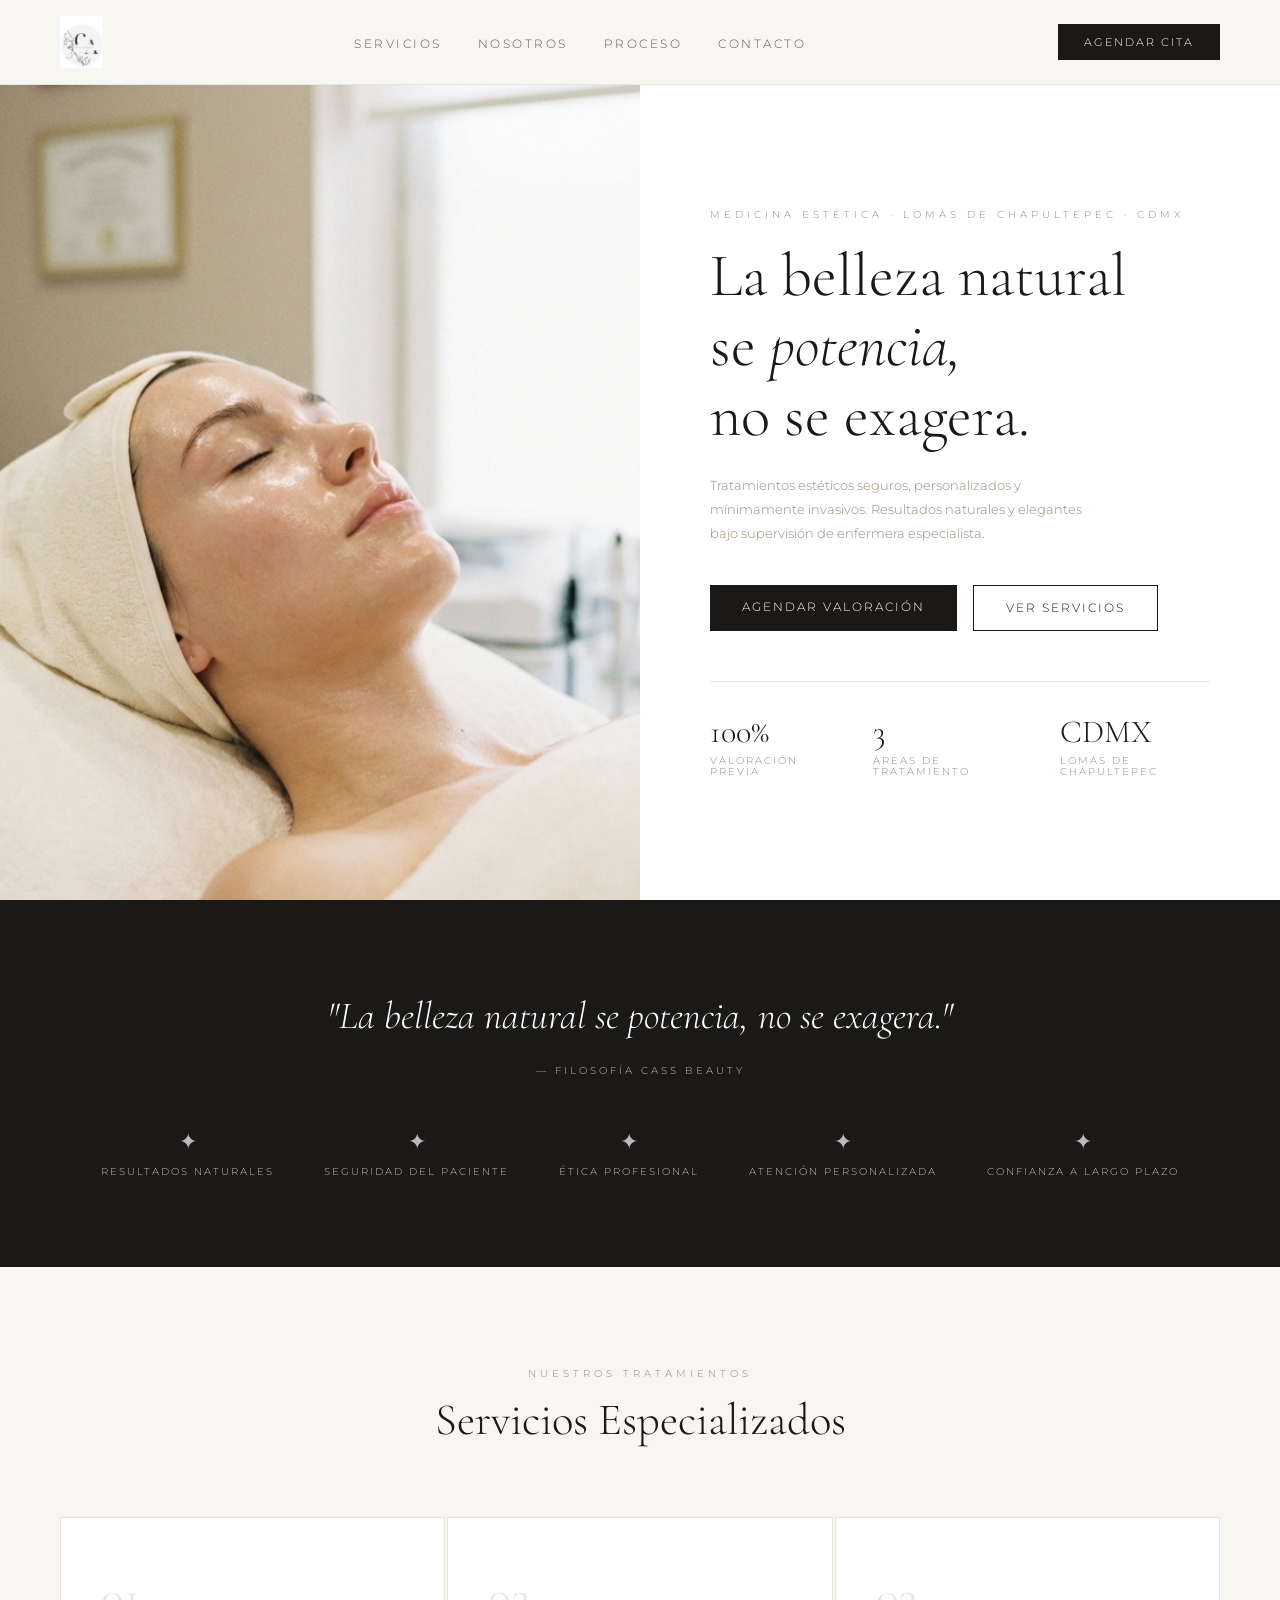
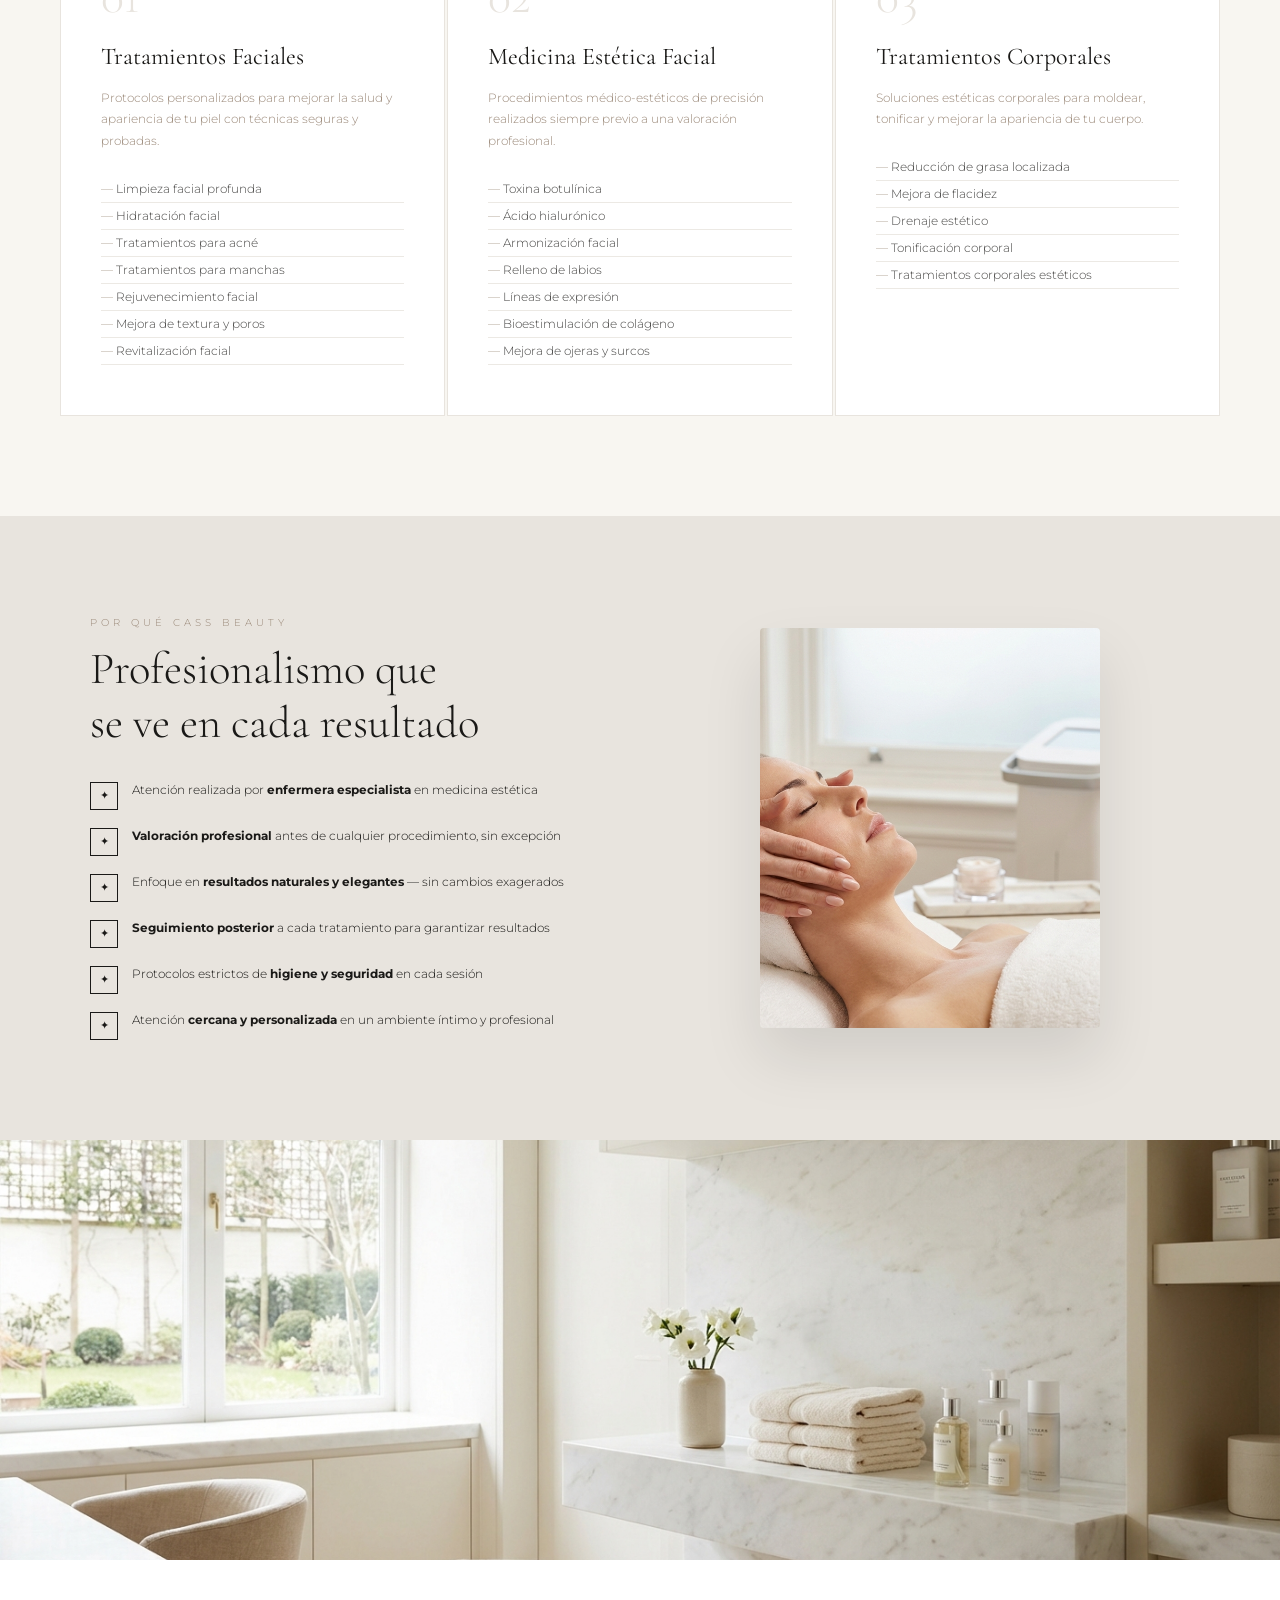
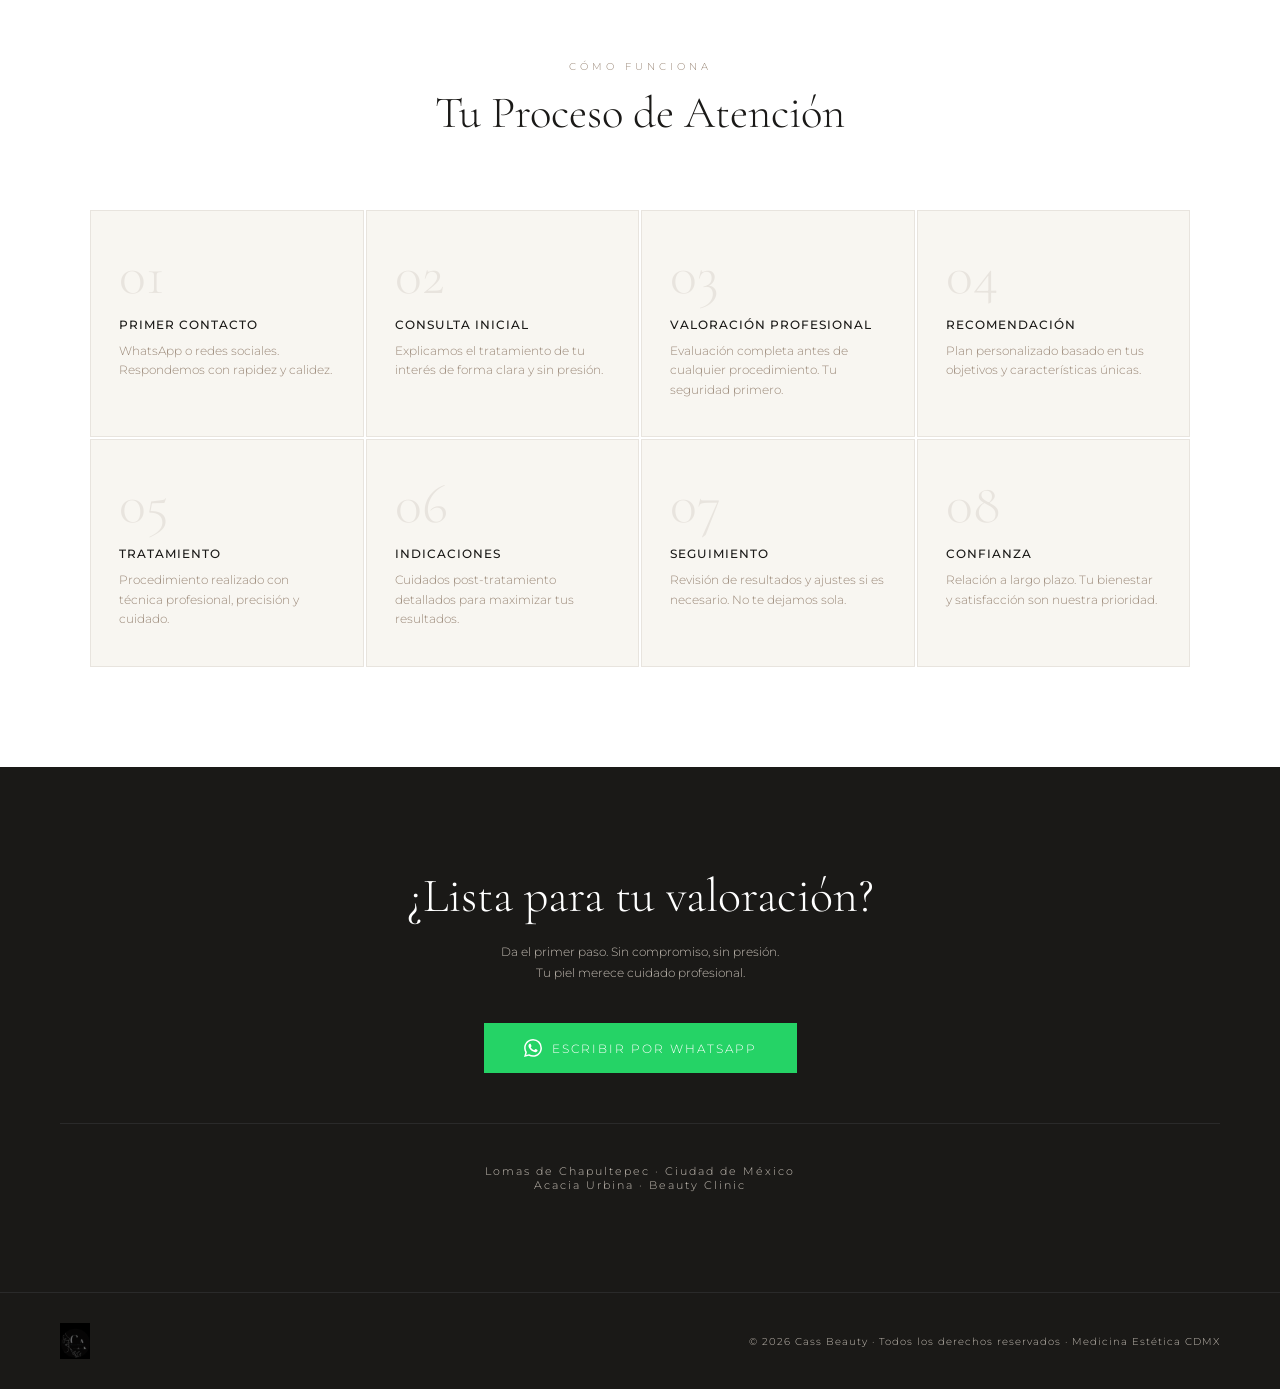
<file: cass-beauty/index.html>
<!DOCTYPE html>
<html lang="es">
<head>
<meta charset="UTF-8">
<meta name="viewport" content="width=device-width, initial-scale=1.0">
<title>Cass Beauty — Beauty Clinic · Lomas de Chapultepec</title>
<link rel="preconnect" href="https://fonts.googleapis.com">
<link href="https://fonts.googleapis.com/css2?family=Cormorant+Garamond:ital,wght@0,300;0,400;0,500;1,300;1,400&family=Montserrat:wght@300;400;500&display=swap" rel="stylesheet">
<style>
*, *::before, *::after { margin:0; padding:0; box-sizing:border-box; }

:root {
  --cream: #f8f6f1;
  --gray-soft: #e8e4de;
  --gray-mid: #c4bdb4;
  --black: #1a1917;
  --brown-soft: #9a8878;
  --white: #ffffff;
}

html { scroll-behavior: smooth; }
body { background: var(--cream); color: var(--black); font-family: 'Montserrat', sans-serif; font-weight: 300; overflow-x: hidden; }

/* NAV */
nav {
  position: fixed; top: 0; left: 0; right: 0; z-index: 100;
  background: rgba(248,246,241,0.95); backdrop-filter: blur(10px);
  border-bottom: 1px solid var(--gray-soft);
  padding: 16px 60px; display: flex; align-items: center; justify-content: space-between;
}
.nav-logo { height: 52px; }
.nav-links { display: flex; gap: 36px; list-style: none; }
.nav-links a { text-decoration: none; color: var(--black); font-size: 0.72rem; letter-spacing: 2.5px; text-transform: uppercase; opacity: 0.7; transition: opacity .2s; }
.nav-links a:hover { opacity: 1; }
.nav-cta { background: var(--black); color: var(--white); padding: 11px 26px; font-size: 0.7rem; letter-spacing: 2px; text-transform: uppercase; text-decoration: none; border: none; cursor: pointer; transition: background .2s; font-family: 'Montserrat', sans-serif; }
.nav-cta:hover { background: var(--brown-soft); }

/* HERO */
.hero {
  min-height: 100vh;
  display: grid; grid-template-columns: 1fr 1fr;
  padding-top: 85px;
}
.hero-left {
  background: var(--gray-soft);
  display: flex; align-items: center; justify-content: center;
  padding: 0;
  overflow: hidden;
  position: relative;
}
.hero-left img.hero-photo {
  width: 100%; height: 100%; object-fit: cover; object-position: center top;
}
.hero-right {
  background: var(--white);
  display: flex; flex-direction: column; align-items: flex-start; justify-content: center;
  padding: 80px 70px;
}
.hero-eyebrow { font-size: 0.65rem; letter-spacing: 4px; text-transform: uppercase; color: var(--brown-soft); margin-bottom: 20px; }
.hero-title { font-family: 'Cormorant Garamond', serif; font-size: 3.8rem; font-weight: 300; line-height: 1.15; margin-bottom: 24px; color: var(--black); }
.hero-title em { font-style: italic; }
.hero-subtitle { font-size: 0.82rem; line-height: 1.8; color: var(--brown-soft); max-width: 380px; margin-bottom: 40px; }
.hero-btns { display: flex; gap: 16px; flex-wrap: wrap; }
.btn-primary { background: var(--black); color: var(--white); padding: 15px 32px; font-size: 0.72rem; letter-spacing: 2px; text-transform: uppercase; text-decoration: none; font-family: 'Montserrat', sans-serif; transition: background .2s; }
.btn-primary:hover { background: var(--brown-soft); }
.btn-outline { border: 1px solid var(--black); color: var(--black); padding: 15px 32px; font-size: 0.72rem; letter-spacing: 2px; text-transform: uppercase; text-decoration: none; font-family: 'Montserrat', sans-serif; transition: all .2s; }
.btn-outline:hover { background: var(--black); color: var(--white); }
.hero-logo { width: 320px; max-width: 100%; }
.hero-detail { margin-top: 50px; padding-top: 30px; border-top: 1px solid var(--gray-soft); display: flex; gap: 40px; }
.hero-stat .num { font-family: 'Cormorant Garamond', serif; font-size: 2rem; color: var(--black); }
.hero-stat .lbl { font-size: 0.6rem; letter-spacing: 2px; text-transform: uppercase; color: var(--brown-soft); margin-top: 4px; }

/* FILOSOFIA */
.filosofia { background: var(--black); color: var(--white); padding: 90px 60px; text-align: center; }
.filosofia .quote { font-family: 'Cormorant Garamond', serif; font-size: 2.4rem; font-style: italic; font-weight: 300; line-height: 1.4; max-width: 700px; margin: 0 auto 20px; }
.filosofia .attr { font-size: 0.65rem; letter-spacing: 3px; text-transform: uppercase; color: var(--gray-mid); }
.pilares { display: flex; justify-content: center; gap: 50px; margin-top: 50px; flex-wrap: wrap; }
.pilar { text-align: center; }
.pilar .icon { font-size: 1.4rem; margin-bottom: 10px; opacity: 0.7; }
.pilar .name { font-size: 0.62rem; letter-spacing: 2px; text-transform: uppercase; color: var(--gray-mid); }

/* SERVICIOS */
.servicios { padding: 100px 60px; background: var(--cream); }
.section-header { text-align: center; margin-bottom: 70px; }
.section-eyebrow { font-size: 0.62rem; letter-spacing: 4px; text-transform: uppercase; color: var(--brown-soft); margin-bottom: 14px; }
.section-title { font-family: 'Cormorant Garamond', serif; font-size: 2.8rem; font-weight: 300; color: var(--black); }
.servicios-grid { display: grid; grid-template-columns: repeat(3, 1fr); gap: 2px; }
.servicio-card { background: var(--white); padding: 50px 40px; border: 1px solid var(--gray-soft); transition: transform .3s, box-shadow .3s; }
.servicio-card:hover { transform: translateY(-4px); box-shadow: 0 20px 40px rgba(0,0,0,0.06); }
.servicio-num { font-family: 'Cormorant Garamond', serif; font-size: 3rem; color: var(--gray-soft); font-weight: 300; margin-bottom: 16px; }
.servicio-title { font-family: 'Cormorant Garamond', serif; font-size: 1.5rem; font-weight: 400; margin-bottom: 16px; }
.servicio-desc { font-size: 0.75rem; line-height: 1.8; color: var(--brown-soft); margin-bottom: 24px; }
.servicio-items { list-style: none; }
.servicio-items li { font-size: 0.72rem; padding: 6px 0; border-bottom: 1px solid var(--gray-soft); color: var(--black); opacity: 0.8; }
.servicio-items li::before { content: "—  "; color: var(--brown-soft); }

/* DIFERENCIADORES */
.diferenciadores { background: var(--gray-soft); padding: 100px 60px; }
.dif-grid { display: grid; grid-template-columns: 1fr 1fr; gap: 60px; align-items: center; max-width: 1100px; margin: 0 auto; }
.dif-text .section-eyebrow, .dif-text .section-title { text-align: left; }
.dif-list { list-style: none; margin-top: 30px; display: flex; flex-direction: column; gap: 16px; }
.dif-list li { display: flex; align-items: flex-start; gap: 14px; font-size: 0.78rem; line-height: 1.6; }
.dif-list li .dif-icon { width: 28px; height: 28px; border: 1px solid var(--black); display: flex; align-items: center; justify-content: center; font-size: 0.7rem; flex-shrink: 0; margin-top: 2px; }
.dif-image { display: flex; align-items: center; justify-content: center; }
.dif-logo-wrap { width: 280px; height: 280px; border-radius: 50%; background: var(--white); display: flex; align-items: center; justify-content: center; box-shadow: 0 30px 60px rgba(0,0,0,0.08); }
.dif-logo-wrap img { width: 220px; }

/* PROCESO */
.proceso { padding: 100px 60px; background: var(--white); }
.proceso-steps { display: grid; grid-template-columns: repeat(4, 1fr); gap: 2px; max-width: 1100px; margin: 70px auto 0; }
.step { background: var(--cream); padding: 36px 28px; border: 1px solid var(--gray-soft); position: relative; }
.step-num { font-family: 'Cormorant Garamond', serif; font-size: 3.5rem; color: var(--gray-soft); font-weight: 300; line-height: 1; margin-bottom: 14px; }
.step-title { font-size: 0.78rem; font-weight: 500; letter-spacing: 1px; margin-bottom: 10px; text-transform: uppercase; }
.step-desc { font-size: 0.72rem; line-height: 1.7; color: var(--brown-soft); }

/* CTA FINAL */
.cta-final { background: var(--black); color: var(--white); padding: 100px 60px; text-align: center; }
.cta-final .cta-title { font-family: 'Cormorant Garamond', serif; font-size: 3rem; font-weight: 300; margin-bottom: 16px; }
.cta-final .cta-sub { font-size: 0.78rem; color: var(--gray-mid); margin-bottom: 40px; line-height: 1.7; }
.btn-whatsapp { background: #25D366; color: var(--white); padding: 16px 40px; font-size: 0.75rem; letter-spacing: 2px; text-transform: uppercase; text-decoration: none; font-family: 'Montserrat', sans-serif; display: inline-flex; align-items: center; gap: 10px; transition: opacity .2s; }
.btn-whatsapp:hover { opacity: 0.85; }
.cta-address { margin-top: 50px; padding-top: 40px; border-top: 1px solid #2a2a2a; font-size: 0.68rem; letter-spacing: 2px; color: var(--gray-mid); }

/* FOOTER */
footer { background: var(--black); color: var(--gray-mid); padding: 30px 60px; display: flex; align-items: center; justify-content: space-between; border-top: 1px solid #2a2a2a; }
footer .f-logo { height: 36px; filter: invert(1) brightness(0.5); }
footer .f-copy { font-size: 0.62rem; letter-spacing: 1px; }

/* RESPONSIVE */
@media(max-width: 900px) {
  nav { padding: 14px 24px; }
  .nav-links { display: none; }
  .hero { grid-template-columns: 1fr; }
  .hero-left { padding: 60px 30px; min-height: 50vh; }
  .hero-right { padding: 50px 30px; }
  .hero-title { font-size: 2.6rem; }
  .servicios-grid { grid-template-columns: 1fr; }
  .dif-grid { grid-template-columns: 1fr; }
  .proceso-steps { grid-template-columns: 1fr 1fr; }
  .servicios, .diferenciadores, .proceso, .cta-final, .filosofia { padding: 60px 24px; }
  footer { flex-direction: column; gap: 12px; text-align: center; }
}
</style>
</head>
<body>

<!-- NAV -->
<nav>
  <img class="nav-logo" src="[data-uri]" alt="Cass Beauty">
  <ul class="nav-links">
    <li><a href="#servicios">Servicios</a></li>
    <li><a href="#nosotros">Nosotros</a></li>
    <li><a href="#proceso">Proceso</a></li>
    <li><a href="#contacto">Contacto</a></li>
  </ul>
  <a href="https://wa.me/52XXXXXXXXXX?text=Hola%2C%20me%20gustaría%20agendar%20una%20cita" class="nav-cta" target="_blank">Agendar Cita</a>
</nav>

<!-- HERO -->
<section class="hero">
  <div class="hero-left"><img class="hero-photo" src="img_hero.jpg" alt="Cass Beauty clinic"></div>
  <div class="hero-right">
    <div class="hero-eyebrow">Medicina Estética · Lomas de Chapultepec · CDMX</div>
    <h1 class="hero-title">La belleza natural<br>se <em>potencia,</em><br>no se exagera.</h1>
    <p class="hero-subtitle">Tratamientos estéticos seguros, personalizados y mínimamente invasivos. Resultados naturales y elegantes bajo supervisión de enfermera especialista.</p>
    <div class="hero-btns">
      <a href="https://wa.me/52XXXXXXXXXX?text=Hola%2C%20me%20gustaría%20agendar%20una%20valoración" class="btn-primary" target="_blank">Agendar Valoración</a>
      <a href="#servicios" class="btn-outline">Ver Servicios</a>
    </div>
    <div class="hero-detail">
      <div class="hero-stat"><div class="num">100%</div><div class="lbl">Valoración previa</div></div>
      <div class="hero-stat"><div class="num">3</div><div class="lbl">Áreas de tratamiento</div></div>
      <div class="hero-stat"><div class="num">CDMX</div><div class="lbl">Lomas de Chapultepec</div></div>
    </div>
  </div>
</section>

<!-- FILOSOFÍA -->
<section class="filosofia">
  <p class="quote">"La belleza natural se potencia, no se exagera."</p>
  <p class="attr">— Filosofía Cass Beauty</p>
  <div class="pilares">
    <div class="pilar"><div class="icon">✦</div><div class="name">Resultados naturales</div></div>
    <div class="pilar"><div class="icon">✦</div><div class="name">Seguridad del paciente</div></div>
    <div class="pilar"><div class="icon">✦</div><div class="name">Ética profesional</div></div>
    <div class="pilar"><div class="icon">✦</div><div class="name">Atención personalizada</div></div>
    <div class="pilar"><div class="icon">✦</div><div class="name">Confianza a largo plazo</div></div>
  </div>
</section>

<!-- SERVICIOS -->
<section class="servicios" id="servicios">
  <div class="section-header">
    <div class="section-eyebrow">Nuestros Tratamientos</div>
    <h2 class="section-title">Servicios Especializados</h2>
  </div>
  <div class="servicios-grid">

    <div class="servicio-card">
      <div class="servicio-num">01</div>
      <h3 class="servicio-title">Tratamientos Faciales</h3>
      <p class="servicio-desc">Protocolos personalizados para mejorar la salud y apariencia de tu piel con técnicas seguras y probadas.</p>
      <ul class="servicio-items">
        <li>Limpieza facial profunda</li>
        <li>Hidratación facial</li>
        <li>Tratamientos para acné</li>
        <li>Tratamientos para manchas</li>
        <li>Rejuvenecimiento facial</li>
        <li>Mejora de textura y poros</li>
        <li>Revitalización facial</li>
      </ul>
    </div>

    <div class="servicio-card">
      <div class="servicio-num">02</div>
      <h3 class="servicio-title">Medicina Estética Facial</h3>
      <p class="servicio-desc">Procedimientos médico-estéticos de precisión realizados siempre previo a una valoración profesional.</p>
      <ul class="servicio-items">
        <li>Toxina botulínica</li>
        <li>Ácido hialurónico</li>
        <li>Armonización facial</li>
        <li>Relleno de labios</li>
        <li>Líneas de expresión</li>
        <li>Bioestimulación de colágeno</li>
        <li>Mejora de ojeras y surcos</li>
      </ul>
    </div>

    <div class="servicio-card">
      <div class="servicio-num">03</div>
      <h3 class="servicio-title">Tratamientos Corporales</h3>
      <p class="servicio-desc">Soluciones estéticas corporales para moldear, tonificar y mejorar la apariencia de tu cuerpo.</p>
      <ul class="servicio-items">
        <li>Reducción de grasa localizada</li>
        <li>Mejora de flacidez</li>
        <li>Drenaje estético</li>
        <li>Tonificación corporal</li>
        <li>Tratamientos corporales estéticos</li>
      </ul>
    </div>

  </div>
</section>

<!-- DIFERENCIADORES -->
<section class="diferenciadores" id="nosotros">
  <div class="dif-grid">
    <div class="dif-text">
      <div class="section-eyebrow">Por qué Cass Beauty</div>
      <h2 class="section-title">Profesionalismo que<br>se ve en cada resultado</h2>
      <ul class="dif-list">
        <li><span class="dif-icon">✦</span><span>Atención realizada por <strong>enfermera especialista</strong> en medicina estética</span></li>
        <li><span class="dif-icon">✦</span><span><strong>Valoración profesional</strong> antes de cualquier procedimiento, sin excepción</span></li>
        <li><span class="dif-icon">✦</span><span>Enfoque en <strong>resultados naturales y elegantes</strong> — sin cambios exagerados</span></li>
        <li><span class="dif-icon">✦</span><span><strong>Seguimiento posterior</strong> a cada tratamiento para garantizar resultados</span></li>
        <li><span class="dif-icon">✦</span><span>Protocolos estrictos de <strong>higiene y seguridad</strong> en cada sesión</span></li>
        <li><span class="dif-icon">✦</span><span>Atención <strong>cercana y personalizada</strong> en un ambiente íntimo y profesional</span></li>
      </ul>
    </div>
    <div class="dif-image">
      <div class="dif-img-wrap" style="width:340px;height:400px;overflow:hidden;border-radius:4px;box-shadow:0 30px 60px rgba(0,0,0,0.1)"><img src="img_tratamiento.jpg" style="width:100%;height:100%;object-fit:cover" alt="Tratamiento Cass Beauty">iVBORw0KGgoAAAANSUhEUgAAAWgAAAG2CAIAAAGqtLtLAAAACXBIWXMAABJ0AAASdAHeZh94AAAgAElEQVR4nOx9B1wU1/P47l4/[base64]/frw48IDGlTm5Eh4qhnhMmTJlzJjvZXI7OD52/DhFUriAyN89QoHw4P4962Njd+zcjc60iYggKc3hw4kCociS8aWBa3JzJVKpcTx+/Okn7hgen5qe6uJa2uAa6LJWrZrLZHb79u/nTsYfORLRulVkZPjRYycLREKLCoxk7sX4P4DApkmKEOSxs6tr6dOnTjdt3owjCVCiW9dONE3zkQAQCYRwUoDhVgmbbB3PGtLjzp3b1WvU4J9p1rzZ+/fv3d09uAekpqXl1/I1pCYgIGD1qtU0jHWQFlZCHh7Aw/DSNWrWomBSYM8A/dGz3dzc4PPggQNRHTtt3bIRjgkivwjA1qyNYf6zEgnEsHl4kBoN9Ag8uHVY2MeMjKvX/u7UqePevXvRr3C+Q1RUtiJrXQzzsE4dO1r1MDOgphkuycMDsQXQID4uTiyRwIM5JDiQiMU0+7rBwcGWPANai2rfRq1Wxx9ONHkN+2nIH+/evnH39MRYHeLendvz5y+4e/femTOnDh6MW7582Zmz5wEPYACpxCLdQsB0dw50IoHTFG1SOudk52jxQFMJdI2HDgkCJ0aOGHn85EmRSARfr1+/fubsWZg40YyTnp5uCR7AR15e3u/[base64]/fugIclXgKVUgn8DnIlqkMHEHrDhw1bvWZNQXiwHQHYwGzCR4IRkULmGmjrwMGDGKPRCBKPWjT5ARLo4JtRo+HP/MVC3fMM3w+45PTJUzt2bH/y5ElEROS+fYwUx6HHMOzDu1eunmVxmB9wgYHoFAmIVy+fq3JzfcoHWSBVcfY5fDzyaeHwtUXLliEh9Y4fP9GmTZu//75Wt359ggKMSRnMwLSahns1pFDMSB2KZCYtkECPHz30LxeoSn2DU/jNyyeCqtaTOzjCS8JIRHTN97La/3S/Ae762pciO/vF8+cVg4Pbd+gAX3ft3l2vfn2KIOAeuVsZDCfgTvigcRpjpjdMIBLQGFE2oDy0InT2EuJYnYYtNCQJLA8/QHdjulmCeZA+qQi2NQbs7ewMVGK5nV0lVmiGh4cfSUycNXMmohmuRZvSoOtIHfWYHmO+kOwzGPWCuUHA/MLcQ2Bc1+frL5okC7YbEhMZkZyUlOTn5w/MX+D1mE7GGJzkZs38PGBnb2eRHQVN+PiWHTCg/9qYGEtU5//u369YuTIcCEBG694eOggUJTg4fuwYmU/GW4RHq1Ytjx07FvPn+hvX/65Zqxb/J3iIWqlMTf1gZw/gwJCBJgEJpFBSGMM+8MzMzI8OjqVqVKt28/ZtUHvjE47oNcHHA/QiU1aTh7s7phvb27dt69X7K26c46yc8PQqg7GqGqXRRLZpe+DAfhE7EdI6uezg4CjA6A+pqXCs0WiEOEHqGrSzM6aPGYWvvvoKHQAxgoKCDKQ+Bwz34Fj84SNaDHA9XUlD03/+tUF3bPirHh6mSNK2fXvuuF379sePHe/QMerQoUPmsTeQjbixXzmDyiJ6ENzQx7CTJ0++fvXqcMJh4AlHJydMJ4wMxSDvFlMg5JHEEA9EEv7QghabN28Gj+eugbEDn1okaLp9+/YHDxzEdGYOXA/Ss1ev7tt37jQzuAiBQCLhzAZj9ABU7t27e+rUaVB22rVrVz4wkI8E+2zqhx8mLliw4OnTJ1evXo2PT/j2m5HLV6zAGAFPLVw4Py09bcfOnWYoAbjKeEgYxwNj1M8qfv4BZhoCtSgmZt22bdsUCsWWrVt3794DyD15/DgoqOLt27c2bNzIPc9o7wjyqfsm+cPMMEYARIo/fPjp48elnEvBw1RKVbny5WHIcEiA4vLLL7/Mmj3b8JEEkd8hY45PzaOyadPmhqENQHekWRUe5JharcJ0NABZAlwyY8ZMg7ukUpkxe7mg8QKomPJLwaufPnuWZp+8ZtWq4SNG8H9ds2b14CFD+TfC6JCYdtgVPG7lMqlaQ6pUSiO/sZPZzu07QJtv1rTp6TNnMJ1gcHZ20cOeoiX25ryGFskPkVAgErKEIUmMR1V01KNnjzp1al+/cSMtNdXZxQX6BQRuVBSjtdCgshE4TKcFPsIK/ynnwQGLVKPfU+UCA/fv23/82IluPbqlpX4o5ewM85tYLBHJBRY2bos/GbqZG/sqlQqUrn279ri5uDQMDQE29Pa2wo1cKDz4IAbAsD5f9ylkO1+Mn79k3VQPSvDQhxI89KEED30owUMfbMEDFADMmOuGA5j6hUKh+YVB2/GwfMEQLgMdEexHUETsLVvFtQgP25YskXGLrKECsfkU66YIG9CcbVw3LapFUwSMFa7ETKFiEo/atWqdPW+Rs9YqVNQKjdE+Mrle2X/gQEtsZWsB561BFYAHGpY9e/agKLJo15E5UCpVBh1kBA9EA3sHx+LAAEF+XjHEIzMzS7sghGFNGzfmlhz4AP0lwOnw1mG798fJpExbubm5UR3a/Tzl5xYtwixUNEG6mMTjY0aGgLeADUicP3euUePGBk0osjM7d+qUkHiU6zOpVFqjevVZM2fVrxfCd8+bAxzLzs6xs5MZwePO3bs1atbkn2ncpOmrly+8fXx4t9MdO0aBMDBgnHkLF7cNa7UhduPwkSMwCwHPc+jm4ZGlUNSsVdvABwe8UsbHZ/GixWPGjkE8GxkRCZ+H4uLyvR427JuRnbt0sxQJFrjV9Tw8cPape3fv6dqtG3+4wvmx48bu2L4D7Fgm+IBUY4xXyQiDW4sExjoOkWlo2FyXrl1ysrPUpAaNF442gERq6gdX51JFPpKhH0CyafFAMgOgXdu26//6y93dvVOnTvv27ePf8ObV61KOLHLWoNI6rKWZlTkAAd+fjDoi5f176PiwsLDjx4/37t27QUiIn5+fs4vzylWr4clVq1dX5uawV1uKx8H9BwQCwayZM36eMtXUNYgf8/qFWWhKSSnt5taubTv4GhbWaumSJdt37ED4ubq5MS5sNKotWzkHZmrWvNmy5UvOnj1j5jKapS5vPRsngthFArmcGdOurqXPX7iAfrJ3cECuXMKYa8sAuDUGnKJKOTqRGtISJcfIJadPnx4xciT/taKiovz9/NasXYsRIvYNzNGDW+hYtWb1sOHD9+7b361bl8iI1oePHDV6PU7TOdkKXr/QVL++fTds3Lh48SI+EuPGjklMTFy9ahU6A12j1mhSkpNKu3uYf8U+fZjVAc7tbGb2pmhajx4bN22CT7SIgWDkiOF/[base64]/gpnr16l2+dLlBaCh8rV27TrduXbdt3w49WaMBM/2SFCUS4GoNKbG38ysXgAtxQsXQRiq3I3GB1E4uwAmS1jCDkFnxITS0SZljOG4N4OrVq/D5z40bTk5Ojx8/gT/mLIEj9QJndBmG9TQMFTC1mkRTAE0I0foo69gkaFo7b5mhBlr2LmBoo1XBgHLltm7dYv7KAkEbQmBi1GjxMO/S79y58969ey1Xm/Ov0GJspM3XX/cBXjGcbigL6IGx74EChVJSkkHI8rFJevfOxdVVpFPhQDukKfKrPn2X/L7Yq4y3gBBkZWU6ODlp1Gq4xsvLi2A6jjBAE3m98/AAFcvocrWAINQkMzxLl3ZPSnoHUzHXDgri4cBeJteQZFZmhl9ZXxpnPNpIiInFjI4BtgvNRJbRfb/6atPmzchPz43SPDxAa9UojOABugjNLgoDGURCYe9evUAxkEqNLB4wvEngQHYDsa/V8QSCI4nH+GSmeVa4Xr8YJQk08fPUKbPZZSVHR8f0jAyZTG6VfYXzPjmgWXmT92j+b0ASsPvyr4BmfvyIjgVCYUJCQnxcnL+/X6XKlZkIPt1lhD4XF8zUNGZvl2fVGfKpWCRGy1vanwVC6JfFixfzr5k/f/6Jkyfq16t/5eoVRVamTGY3HeDX6RwGGrXq/v1/q1StZgYNodmvgIcwPe3DtWvXb/xzw8Pdo3v3blKpzIBCx0+eIDWa69ev//ffg/KBFVQqJUICMIj9a32fPn0IodA8EgASOz0T18i4dXf3aN6iBahS6KvRQcQq7pqgoIpALaEu4Gb7tm39+vc3WIM2GnmU3+Q3Lj/kMilYFiRuwEy61jGGHUCjjk84fA9Mr+o1YLpZtfIPUAwunD/fsFEj9LCx349Z/PtigxkOpmiZncV+B4xddFJm52NaHWyIjQUkbt/8p0r16lEdo8r6lv19ye9wfu7cufsPHICDyZMmRUV1yD/NGkXCHB4Y24WEiZXKAQMHgVSYMGnS4cNHxo8bV6duXXS+Th3twZw5c74fPbplq1Z5TyrMumneSqV+NyMfXHx8PByHhjakKBIpGf/c/AddAMdOrDDFTPeFFXggQCuVoM2CIqm3bsrIaSrlQ4qriwtoBuUDA98nJWG6OKVqVaqCKLVk0dRSPBCgd8rOUiAZz51nZhzQFXOY7vvm21HhrVsfOhQnFYsHDh5keeNW+5Pt7PMoDLgALxMEEbtxw7Ytm0ePGTdkyGD4s7ZNW/[base64]/2EgOLSGKJz6mSADX0aW4Eo8ggGd8N2rU0uXLiWIIWyoOQANZJpdbInVtiSccMGBA/r3BXywgnHMs4xSLyKFSqdSaPBlRu27dm//8U10/cOh/ApjhY9ZzWjA5/ly/fumSJWfOnOG27eLsEl2uIlsqt7OBQdDu95zsrC1btx45csTd3d2rTJnMzMx/btwAYVQpKHDcuHH+/v75d34WDRA4ivsx+mMB5Fi2bNmgwYN79uxpcL5mrdrAMtOnMWA5JkCIdm0igH2bNG48NTp68JCh0LjBBTRJRUa2Rl/r168/Y9ZvAgv22FsLTPCrsUUGc+Ro0bKlqY2bMK0QAmLmjJmXL18KKBfg4uJq/vEUSbWJDCcpkiCEhw4xOSvYIADDl0Sb9JcvXfbtd6OEGJMh4bcZM3+aOqWgt7MOENeRbNYbuwKX4hCA4ARatGvXLj4+wdQMAkRBiz2XL1+WSiQgTUTGFntfvXwxeDCzREQQxI+TJ4nEIqO6JgdBlYPZQCYBaJs/Tvm5SHXcPGBeCseys7L5osRkBDBCIi4ubuCA/iA+zDcdEhKC+Lx+aL1z586DlMnbIk1pgBZc8EtYWGvSAuPtxKnTlr5WIYHA+WHARsiB8qpp86IIhDHr14PAC4+IAPmnzM0ZM2bMm7dv09PTT546xe80xOfnL15EYnL8Dz+sXr1GTWo6d+6MjFcgR/ly5SyhxacGnmAyJAfK0sOBWqOG1zhz+rSTo2OD0FCBQLBy1Wq1Snnv3j2jLaNgValcvnzFioePH5bz9+OShIE4bB0eXuTvwoTNQPuFGE6k0bBbBAYhEmPHfL9o8aLZv82Z8euvIUAOoRBEwPfff//HylXoSibuQQNMoLl9+/bbt29DQ0NLubjAqOnfv9/[base64]/atOnhw4d1nEvZy2X8uIaXL1/ajK4BAOfu2bf756lTRqaO7MVEizOxit27ddu+a48tmiGOawxyWWE8MwS4Py4+vl79+tqraTo1LS0PFd6n9gIMk9s75OTkzPh1xpToqVyoC2iWdnZ22dnZ7COxnTu39+n3tfXYGgG1UtmiRXMhQXi4ewYGVnj06CGcTM/I2LJpU5++fa1tDcUxqjX6KWBw3sHPP//88L//AoOCmJM4fuvmzfxpcxDQbHaChPj4DlFRMAGdPnnq+t9/j58wAShC0fS+vXtbhYUxSbVwTJGbw2bDKZQagba8T/t12oyZs1AmSJDuYa1aIDbcuDG2R8+eYrHEBmubUqtNqmFCobB8+cC2kZHh4RF3797Zun27UYseaNEoNBTm1yg2B5siO7tSxSChUJCndxCi4ydOc1+pQutUaPzOmvUbH5mjx08K2ag5mL80TPSNDUo9EzxrkhxAbFyAJxw+zMfD4Jo//vgDlLSLly4z3kqajo+Lm/Pbb2fOn/cskxfSDQgSBNwJpCeFInFR6Zf5s7poTT5cYGyviUVNYja4f2BmHTZs6J3bt0ENG/nNNxxmMTExAwcM6NS5C9o2+e+tvzFGcNgHlA/CSezFo4eeZctiYhETisyGLzGbqAiCpEkaLhcQIkyrm9DamYJp8/7d29WCK6spGt7x7s2/K9UMJeB6mrpx5UK9kBCSYsOduVRS7AxQGGelQKSfaqvAWMy/r10D6zswMPDbUaMUOQqUH4nJjETg3bp2BaVjz949YBdVrFixep06WRkf4U+jVihycwMqBT1+8CAl5UNIgwapaaknDyd6untWD21w+cLZFs1bf0h+/9+dWyHNm508ckipUrdp3+7GrXu164RUqlLt8fPH5cv6Xbp0qXr1aprsD0DLuzfv2ItEly5cFhCCevXq/n3pkktpVy9fn39v33jy5FlU525Xrl+vH9KQ3dSGmzeOOGA6B8PFYrEeOaC7NKQ5coDBdvrMGWSeTJ482c3NbezYMSgTayln54ULFwYElK9Zo8aVq1dAm5XKHeEPfrIXyzUU5lehsl8FDPrO0dm9Y2+t8G8e1gZac/V0D/UMA/neql1XZObWrlMPRhgIibJ+5dXw3AYN83BoGEpiAhQDD2pMzUaN0ftUD2kKf3DcoGFTna1sCS30SGYY9Gs0Djp/A2CezJs/DxkjiDuOHj169syZOXPmVK1axcaNWszgz+sMU65HUv8yLUp6Cp9VcpRGtxMGe5/yfixo6wWHA64VXsx/4eHhYa3CQDf/7bfZmZkf7R0ci9Aqp9ldNmgrmCXQtXPnzCxt3HaAv39MzJ8aY8G6XOM4RUvtjaUWszedC8hYO3lHL58/c/fw1OnmdNcuXfbs2WMZ8jy0TJw/fvTYurUxasvEJMiBnbt2tWkTgTB5/ORJfHx868g2JklJ01IzmcXkMqm1e7/[base64]//+a3Dmxo1/IiIjwMaL/uWXgwcOiPQ1RZx1GqnVKmcXF3QGbAK4oEnTpvD59vXrX6ZGg3bP5Mxj9mVgYWFhMA86OJaSy+WgIq5Ztw5nMqDW4FrzL1fu0oULgwcNylXkpKam0jAAiLyMkB07dmI2tXh4xMTG8pdEDNIFGCcHmLq0SAwahOWJGs6dO//k8eNy5cvrtjqBdki1bt3a0ckJeHXsmLHffTcqPT2dixw3D2W8vdf+GWPJlRzAQ8G2hr8CUeVvIyh4OzwCsYgJqbB81Igl4nHjx+/[base64]//gkvM2/O3AmTJyW/e3fhwsVOXTr7+Zfbv2//rt27jBqKiYmJS5YsUSgUKD1iYTRxoKid6R0UFtkswcFVMLR3Ame3WvL2QIJomDt3LqY/Jo0ggWEuLq7Ozi4oRR5Qc/wP48EUPnv2bOcundVq9cwZM6dNn/bVV19xeWDVSlVHNkMnIRRu3rTpUFyc1jaxdZ1ciBMEiFNjTJF3jeXNabdwsAUKbAPg01Nnzly6eHH06NEXL148f+ECRZL16ta7dOkit4MMCJH05k3y+/fVatQAexpU3nNnznBTOAcqpapz507Lli0D4W3Jo4WEQCKVFHyZta+EOE2pVJGMc8fqjsrK/BgcHHz9+o1Ro0aBfAW6AC3Gjh27bPkK5CWAyehwQoJHmTKI5qO+/Wbl6jV6mR4Fwu7du23ZunXw4MHlAysUiIOFpVy0jVv7PgjQ/GRDph4HB8dfon/JycmZv2B+i+bNT59mchcALRTZmSBfO3XseOzYMf71ySkp/BcmNZr4uLht23fAONq7b59RWqAlcfhfLpNZi16hgqG4cIkCKwDxAY0LYIQTx0983bcPKCOVg4MbhDQYMmTIqO9G/bFiJb8wRZXgKvyJuUmTJhcuXgQ9qmWLFgZPJGgMJZAXmpg1LIGiCZXj4gMs5xfkbduwcSNaqZk/b75AKHzw4D+SIteuXTNs+HBkIJ4+k7c6CRQ8kqhdOjiSmPj9mLHAHQKYN+Enii5wx50lUMSBlPzwGmWuEvRarKDEGzBrwpv/9NNPp0+f8vL0hKm0Xft2EeHhiUeZbBdgsNy5ebNq9epwjVKplMuY9pnF44OH1q1eM3pMAcnzrYViDLMFSS7B9IQ5k6xWqYSRQOJoeDPuWvQTEKVh48aNmjAGy9Lffz8CtKAxnMBX/[base64]/[base64]/QKB1WcWslSa2kAPUKrVa9cXSAuPFkhmtB2cGrCZHWlq6UCjkp6TQRyRvk8AXAjCiiyuQEvgCaPH339fqhzQwfsUXRguMla/5C/WZAivIAUo3mB5isfi/B/9x+9H/JwCEK5lDWcIjVpBDqcxFwfkPHv5nqqjLFwvIDiyavGEYMpzYAwInbv7zD/m/FjOEkC9w1FhEjhz9sHyvMl7sE744qVkgUBoNVkhyAF/wtRmQTBMnTFTm5oglBW8A+NKAIAhQl+ztbM0q9+L5i5mzZrm5u/FjPQPKl48IDz96lImlt6WmMPt5/dq1tevWvn+fEly5slQq+++/B2/fvnV0curapVPP7j1EYhGFCYpc5dUwvjWcy/STHwogx8nTp36bPUskFusV5sGwbdu2Pnv6uHz5CuY3qfOBpmkhQVCkekC/r9+8S54a/cuqVasx3fZZRKMd27bF/BkD4OnhsT52g0QsIc2WU7MNNBRtirHNkePF02dv37yR5pPGgLq7m8eunbu++aaCVXhs2rwRXhVIcvLseVBh0EnO2QWzVY+ePR8/eXL61Imk5OR2bdswpQeLQULhBM5swzVWPMwcOTy8ynw32kjcN/JoDB8xsn79eucvXrRsfzoxbuzoO3du0xix+8B+dlu74X0oVj96anSrUyfQr+0i2xw6nGBB89YBY/jSGJ2TI8234cUkOf6+eq1CxSCB0OQF0OiVK1dDG4TolcE20ZmLFi68e/MGJhDa2dk5lnI1kzsBiCIWiZQqlZDGVSqVqQw7hQfS2DA3+bYVqwQ3bdTo3IWLZuQZoH7m3Lnw8PAjiYlalPPRAr5/TP8QF3eAEICZQ+/YsYMm1WYUOLjew8Pj+YsXqMSliBBoismHQOD8Os4IjJMDGcLsG1MAACAASURBVO/r//oLxpjY7EQNlx05cqQZWwfblKO4b5++KLsXXCwpaHoGspYtW/blq1dqkmzapGlx0QJBvsZNcAfLn+UrVGgdFmawOc3oxUCLLl26xMb+5ZCvVHmuIlvJpM1nEtmU9fW1BElvb++aNWpMnDjR1c2jWLdkEziuyMnhb5kzQg5G70LLXxi2eOFClK3EjHcD/bB79+4L58+/ev26z1d9+JsoR337jfYyHO/[base64]//79saPHnj9/PmnypJatWilzcj5mZRncyG06h8/vvv++bWTkkSMJl8+f4y7QpWr64kCtIcU6+W6RRdu2TdsrV68wDMAOlt59+qCKuaYAZydLODhzOq/iObAJzLVFnr4VZe7BmERXNraME4RaQ4mEbOUTw9/0v+Yosvfs2VumjBe8CrspnNKo1YsXLSpQ4KelpYHsePHyRR7ecDMIDsLGDb/[base64]/58+e3atkSDoYMHrx82TKBgJDK5MBQ/Nz7GCOYyQJ3GVsOQIg7t2/T7Bh58/ZtYZriNgQalx3Qw8A/0MkowkQgEj3599+q1avDT+EREUCpM+fPw6iJiooCmcLoJDiRkZ4Gs2yvXr1v3r7dpCmT3Q0uE+qbPAS7QbyoICk5qX///utj1yOdiElj3j7KtqYonUQzkq+UZrJdEGBrg7xEESZw5u27pKoMNbCgoKCOUVHZ2dnDhw0/fPgIClbC2LwmbSIjQRmT63xNIhy3d3R6n6rN+1q0y1Tw0GnTpy9bvvzP2FicNQhXrFjRvn17yjr203paaMbkV0qkEiMpGFnNhHIrXRqJT/RTZnYmOoCTBw8yqfUpmuJHNvXs0SPh8GE9JQ/[base64]/8XvAOIj+3bt4IshJ64desWwTzCYH4pmCsBfzVFi/W4g9RwKykURsXFxYW1DsPYrJ2gX5f1K2uqLRGbgOOPlX+A+EjPyNi+ffvo77/HmNSRYLPkJVSgmezir7x9/ax7dWMAGsDgIUMAUXgETGEioZAzmq9cvlwvJNSGNtEMZWRmQcPhNuPIY0gDcgSMdG9vH6OtoDLwnTt33r//wDcjvxk7diyqIoBMYGArH29vMHPRxfv37x/9/[base64]/Pmly5Zx72lvXyrx6HFcN6RpS5OhmsZYIFz/V6xefiQaTzx6gmDmQ6bmSWHK/pgz4cr6+W/ZutVMGlF4uX379o8aNYo9hGmDmjt3bsr79/wkwRqK4q9vF177yO8x0aaoBzRxAVm42TyPHKZe20zW00EDB/4VyyQ4YyIdSLJBg9Aff5zcuWtXTioDCHASzJWjiQmtw9sUCtNPAsZlh3l4/uzpuXPnf/99Sc2aNaI6tM/MzAoOrnyZgStisVjbezTJKhoCDah8JFnWozRTg4PNQkzQGEkYSaNqiBmBvXr2PDk5qXb9hkw4d45KJJfBXYjXGH2/GBbMeeQw7fjjw6/TfwVsmjZpevXaVYQOm52U/nHyjwKhENVzUStzXzx/nPUxK7hKNZFERucq7e2cKIIU0kxpGJJNKUuzTxRgTOJzJvwe19azInW1VkiNxsfXR5GTjQF/adQyuYRiZn2BRqm4f/9u5arVWOQJLtFzYQK+mTk0f9r4AmkBd0T/[base64]/Xv/Peje7+usLIUqMwuGEkmrHt7+JzMtu3Zog3v/3qlcsbJSpbl3+3blalWSk16lJ7318PXNyFL4+QVQMF3JBGA6KTLeV6xSA+T6yxcPQa/LSs24dO48ReDVqlXLTEk+e/aMT9myFSpXvH/zupdPWTt7J3unUrhAj3EKBCaOnjYgh4BQmWU2XEDAAFmzevX9+w8CK1QQ6iZXNMQmTp4EXP/wv4cws5SGTsPFjRo2g+Fdo1Z9mPikdtDxArCyYFAE16hLgYFECKrXqqvRaKBXq9atJcBFZcqU9fD2odWUa2mRBowbRpERiqUyodzBrpQbTKHe3gGgnnt6+dKEttixQCCK6tpDw1bBqde4BWCjzptarBw4RD7noHmXH/pp6LBh8Pno4cPBgwZt3rIFtFWUIvDundvBVapWDq785vVrIAeG8r4zUoJCJUiQTcR4w2iMForgB6aYj3ZqxNWM0ADRIoCpiPOYse4iIZc5mSkngZOMWsFoFrj2AuZNcKbeDJMJHakcBKa1jyx1jsFdhEhsSA5L1oeR4lAhKOjs+Qug/33//eiAgHLwCbSICA+fMGFixaCggh/P9i0PXVrn9zXfpZQpFSt/Fn3rHIUUbcR1zHdwWAISiXT5ij/g4OPH9LWr13bt2vXGjRstWxrmivzygdAxgR45pDJpjsUpJbUMzIKDg+O4H8aDHKlbp86YMWNsrZBiEpDDzdIddOgW3r0F3sitjelzR0HiwwzAU/ft3QOqWIMGIZevXClCVyATb5+bCxOzSCQq+GoWIlq30t5L04lHEnFj/SPAcVJXv48rSFbAOovlAOMlICAAxOqlS5c3bdz4db9+trZkCKAUzJkzB/Qdy6+XiMXIAwKwfPny774fk/8ybgEMZD0X5WFIDpvDifv26bv/wAE4AN00qGLFzMyP+YMbTIFRhZjjU1BPnV2cDYZAfuDzdXR09I8//cTW18L3H9g/[base64]//PaxZuzZXkhB5PXAet0z+4YeNW7aY4vkCSk7YyeXWprgGiwOsGH7KZhgyS5cu+X3x4rHsjIMZKzbQIDQUTqLVrMZNtB6tKlWrAX+1CmsNWhpobkDQjx8/RkdPnTVzprevHzRVIagiXIZ6G5VRrlW7Nnz6BwRoHw26qUqlZss8ojNvkpMBQ6lEoi7IRjW5Cmc5j0A3VAgMTPmQ4u7uzj8P5r9ao2kbGenv7//HypX55xpTsxi8xuBBA6F737x5Ay3QGHn12rXWERFiiczVxQUMvdWrVwuNzTJDhwwBHnmflExSariMW2pkKk5GRrq7uUW0bdOvf/+8l8+3Adc4OaAttVpVICEQ4Kz5B7wwc+Ys/nmpTO7j7b1s2bIrV65guvTlBiVaTMHamBgzQsfoLA7vtnbdOsysroBMHe5XNamRYBaQQywSWl6cBWOn7ufPnuc//+f6P6f89LNP164TJ054+PDRvn37LGmtgHINJjSaPP+jZffSvHzmHJjUH63SUAHGjx9v0G8wn/v7B/Tu0+e7UaMWLFiUlvpBo1YbZfLPAkapZpIc1kZKgIBQq9T8IFSQrENYwNj1h9mzf5s7b27hPemFAYLW1lcDcZs/Ahsz70m3cIpBChIoEeXKORm/gKZBEbh86TIwK/IP8YUIEtu6wgjmpnn0IKMFXCwERAuC1lO9+FCAsWWR/cNe8/PPP+/evceURiuXyVB4+6lTpw7u348WoviweOGiAwcPHD58WGpsIwH3IMYDqFHjYHHZ5DdGlb9AKzG6XQErkByoKJoZojC7VATEtu07YPLjryfoAY6vW7cOxXODKlkxKOhjRoZTKWe0Nv7dqG+GDR06ceLEcePHbd2ytfdXvQ0fwT4GXuT+/X+/7tv3ytWrNm/pIFinkKm9PZglkYMwZJKTk2QyO1ynZXEBApRGc/369ck//hgXF2cm2Bx6NTAoCBSQuLh46N+gypWjp0z5dcYMIFNEeHh8fLxAJAJSjv1+zOIlv+efJtVKZb9+/d4lJW2I/evy1au22dyoRwW4QGA2gsAiz4Tc3iHp7ZuU9yn/PXz45u1bmINBwytfPrBWrZp169U7ceIkSErzAhJ+iz98eMvGTX3B0qUpoEWLFi38/fyOsHUlgF7Tp02bM3eO3joxTuRkZ4VHROzbvw9swo2bNsGsZLPgQHfBSBGbreFjETlgfhaW8fbwKoMU6vxPMk8L7gVq1qrx4cN7Z2cXeNfIiMhcNjOQSCCcPn36jz/9yLkzYACKhKIFCxe0aN78zNmzsX/99dNPP6FfDWhhIadoRQaNmacFZvk+WpiWsnQZfWwDeO3gqtW++/bbZStWHElIGD36u5SU9y+fP7ty9RpXxRUBIB8RGXEoLg54QaVS+vr62tvZ5xfSaou1GORJtaSAixVuPOARVPzLtvUuFHW3ZMmSJo0abd261dHRSWZnB0KkZ48ect5OTmi8bds2Bw8cxFm/wcgRI9bFxBgIabhm1qyZ8XFxehutzABFW1jDwzqvJhCYoQhF0oQtuhTNhiz+/POUV69e+bC+CZDEp0+dOn3uXJ7nZupUoAXKAAHaAfIhGTxr6tQpcFmFCgVsTEReJRFOSPJVBzQFVjt5gSI2VLhCAG/VqGFDmB127dwJXxOPHDl48BAI5vUxMQMHDwbBcOvmzdHffwezj5b7cHzE8GEGjRzYvx9oMWPGzOm/Tjfvu0O2j5lpNT/Y4vOGqReUCJLGLFniNoAxY8fCLc2bN89VZO/Yvr1d23bAAjVq1IAGhQLBkSOJkyZPzhuJNO3klKfpoipQJElxIsO8HxNkp7UFn2wthMZqddnWC9egChVGfftth6ioZk2aLFiwgAlNIAQ1a9bs2q1bWmrqqTNn+CSmSPLtu3ecX4+kqJEjR/yxYmWuQvHDhPEmnwHjmKWnzO6TF0LLsnLggJ4Cf3Dw/v37UqVKYZzD6vUbT08PA8oSAsGHD6n8M1WqVAWxcv3SjYaNGpl8BkmJpVLbaqEVdoEIphuVWqPRWJ1Dzs3NDaTAmrVrwUj5fvRo0DJCQ0PX//knKKB5m3f15fXrVy9HjRoFT3n8+HFow4YGyg5XF05WiEJQRbBeZm3lWg46dOwIthxIhAkTJ/zCApgkYBl7eHpy1/j758WhAu2mT/8VY0mZfy0ZaCGUSEw5qi2EIls+RIlTEFEsTUfKfoL4cHJ0AlsCVAy4a9nyZTBrcH4rH96Ou4SEhF+mTYPzdevWVbPLC+hZBKt2mjJSrYKiL5OnJim1SiVkwm9JmCzy9vOYTi4w+cfJLVu0PH7yxKQJE+fOn9c6LAxFspNqNaVd62doJ9YNotKupZctW/bdd99hjMserPWiyb+IFUeCTpGAELFTPcUobFTexGPWKj927BhYtzABt2/X7uCB/ZkZGY5OTmDppiUlpaWl+fn5AxMJxdrXBiqrVCqRWCQWFxkhtC0XbXN8QHM+MAulUlFMDL25i0H1OpKYSJPUsiVLFy1Y9POUKRjLEZ06dV63bq2Li7NUbodTtIB1ZIFmZfmSrVVQ7Ml9mcR/Or0QdC3ge7RYxvgEMFwoYOL/aV24Gy4gnJydvh83hvUVMpMwjLC6dZjZGSy9M+fOFVVeUlPwSVM/[base64]/4w5aFpNMlVhmMIwFMXfp6bN2oQT+pdT/BQ0aBuKkL2GEAgwgrBtB9X/CvwfZA5mQ4RGAx9s9m1T+yZxLF8eeMzYZjWcdxIdaLfjaJhPFS8bEs4mz0A1wOBAJBHbWCnni4H/eeZQa0iVSml0a5nZurhFnzGbS8eJDjQKDaafIEEskYoE/0sM87/HHEolM1rVTFZ0wmBMf1nAbvPjCyelMlfFm7+EQr2tKl8gfNHIIUCbLJmcgRSZl432y2QIPuTb9IjzPgF5NZMDUYXp0gTlz9722eHLZQ6QEPyKrRr6i6w8WThA1Scxlj+yFAptbZx8GSA/F3xZzIGEBPblS4UiAn5SSX4+TNBXgEVgbMityblS5PBFMAcolUpQKj83Gl8IcAkZMF0mh8816XxO5lAzpXdyPyMC/zNA04qcXCRN7T4hl3we5kAWB8nbiVkiNswAmwhQSyuUBfTTWDqfmjmYbFGfNYfv/wFAlg5KR16sguQTMcfZs2fr1w9BosLaujclYArAvEep2YpJIyl25gBlMzcnZ9q0aetiYtzc3QuTqboEDIBknWwwy4BGAiZxkbNIMTIHWuNAWnfjRo1v3bwV1jqshDOKHLislCBFYOwVofVbXMyBtGutq5jAg6sE37l7BxW/Lkyty+IF03ntzNxTHMs01mKA6VzywChIYy0SFil65uCnbNVSDserVq0aHx9Po/pMXyZnYAVk+TN1T9GjYStwLjWaZRGs0OpqUTIHZ4sbFiwjKb+AgKdPn2akpzu7uJpdSS+BIgCuWAmwiFgssTnopGiYAzhCnZMLKOTvc0YDZXHr27dvzLqYcRN+IFUa4n9q5fp/DrhVSVpDqahcUkAYLbxTIBQBc+zcuVMkElerVsXD0wud4Rur3EHv3l+NGvXt4fiEyLZtaN2M8wncHZyKw38oU96LonPBjoK/nJy0D6mM34DNmSqRSKQSiaOTo4ODo1QqkUm1kpmpoc2a4jbWwv4cgLMFdEnWwSqVSa0dkYViDjBTp02dev78+Vy1Cmjt4+O9bl2MRCo1qm/iAmLFypXRU6Y8+O/B92PGoIUlmzVTSxNH6y7LUWRfu/b3gYMHHjz4T61W+/r4dOjQoUFoqIuzc+nS7r6+fmzFFDYKUCBMSn535/bd7du3PXr0iCAwVHnR3c2tfYcObdu2cSzlShgr9/klA/ROTlY2mAZ21mTJt505Hj18tGbt2kOHDh0/fsyRrXGgrc5lqoIpe8G0adNevnzZskWL/fv2OZVytvnpBXIGU06KwG7+8/evM2ZkpqcJBCDM6EZNm+/euU0oluGEEFQhg6a0UYCkxtW1dLPmzZo2a4rj+LGjx+bNn0fg9PuUlNjY2JiYGJxgyi1PnTrV3t6RZstAGQT1fImAo1KtdHa2ws7iihI2MgdIYC8vr1+m/RI97ResILbQogejjSIJoTCgXPmjiYn9+/fv1Llzt+7dRbZW+jUKNOM3pLMyM+fMmXPx0iWCyRZNEwJh9Vq1Z86YIZZISBpnB30Blom2XDNOtA4Pr1Gzxtd9v6LZEvSIyf7+++/OnTt/9VXf/gMGMKofb+3jywSusrGAwJU5uRZWX7GFOf5YvrxsWf8WYUzuZVNxufmBq3TFFBoTiTZt2XL75s3QkJAdO7aX9fO3AQ0D0DIoSU2YPOHG9euM4sNoCYzmPnz4N526dMZZvxzOIlEgwtx7wSzj6uL6zYiRy1Ysh1tB7RCyP5IYvWXz5rI+ZZuHtfzSxQbPymVSiYPmZBl/WM0cKrWm36BBgwcOFIqFTOVg3DCM2xJA11evUePcuXNHjx4bMmTohg2xoM/atiDH9D90NqW5fPny1OhophECVZ2koS/79x/QuUtn7XOtb5+JYhcKw8IjNmzc8DEzk2mBlTkCIDJGJyYeadGyBQFM8+UzCAcErqEpMidXJBabD3i2jjmUShWqUgaK58iRI3Jzla3DWxfGDSSVytq0bRMe3vrY8ePz+n4ds26dH1to2nJS02wdOcDqjxXL9+3fT/OmCziuWLEiU32wEMBMhYRAJpeXK1f+xj832HM4imUFhhw2YjjQmvwfDDlgBo5KpTbLH1YwB8gM7pgQEKvWrBkyaBBB4K3CwmxGEWkbMDTDIyLg7/69e00aNZowYUKHDlECpuA2U3+yQMNETWoWzZ+fcDieKeLOTP80TChIP4ieOrWQS30olgI+nZ1LoZahLZlE0qpVq2++HUUQQgxthfqydQ6jwFjmKhVWmKKqCGC2NijgDWNl5cpVgwYNtHdwqFe3Hl64Skno3srBwefAMFYopk+f/uDB/YULF3r7+GBszC3GSvj83SzEaRAYh48kEETeCADOgK8tW7b09vFVk2SRDOuJk378YeJkoVBoZG76H+QMjHXYkDSlUShMedktZg4U96tfHVosEW/avLlH9+7Ql5WCg61YUTO7xCWRyWfNmgWs8PbNq+HDhsFgnTFzhnMpF7FYnH+f0utXr1asWMHvMJ3aS/fs0UNDkha+YIFLaCDJ/u9tfURUy87OMer/sIg5uCpu+fV8IOfq1avBIt29a1cpZ2f+eUJXlFypUCQlJ+UqVWXKeNmjmqBmDUnoXLSp0MOrzOo1a6Cbnzx+PHDAwAoVKsyaOVPCsjnHC3PmMuXhDSrEM+XvpFJ/Pz9rnLBf0BLaJwaYFHNzcvK72AtmDlBCcdMOQeAAZxeXRQsXTv5x8spVq9Ho06jVO7Zv/3P9+opBQX379q1Ro7qPjy9MCdN++aV16/BmzZvlL+LHgQDHSVTcjX0izUqC8oGB+w8ehIktOjq6StWqvXv3EgpFIBXevH55/8EDpkyYQYVExk9VVyAUa0oKhlgABOO8oUBzMFBOC2YONIhN/YoESZ06dZ2dXTb89dfOXbu8y5SBLuzTty/88fcWnzp58v3798AZ5u1JUl+o8Ld1gGCfOXv21336NG/Z3NvTE8TPudNnQb3I3yAIkgpBgRj2v8AZtgSRFDFoKBLGJJVPOS2AOVBwkUmPOOv0zMrKHDF8hIeH5/Llyy9cvCgUiXhlEBE/Cg8dOnjgwIFVq1bDPIMLbFQQ4XFqlTIlJUUo0M7+ly9dzM8ZjHlDEC4uriQoKKbZ+vOCdlWd0ixasPDR48egTgGHeHl6Tpo0CRN8Bt2GZOrc08rcXH4pPnPModaQnN5gtD8V2ZlDhw4LDw/fsGEDIRQumr/g3NlzzVs0588a0EJS8jvQFU6fOWvzSj1SdUmNZvy4ccOHjyjj7UOqlCqVKuNjZv6LkQoit7MXCAUa8kvUJJi9BaxtlXDk2KG4OMCT8fETxJ27t33L+nzVt1COGaPATdbmgdLX980yh1ptNHgHYxn/1ImTsbF/rVu7VmZnjxho5DcjhwwZ0rxlC4Pi6gf2H+g/YADO1GZnln9AI8lRKNLT0+AnO3t7B3tHhSJ7586dBw8dArXI39+/bFk/R0eHd0lJly9fjp4a3bR5M9A23r1726tnz9gNG/zLlVOrNDgGsxWVmZlO59vogNM4CAyxUEzZur+2uAMZcYoChSknJ+f3RYuEIqaSGqdTwwuGNGhQvnx59roiEyEWcQbOVLPmCw9LTVlcP7vNyj/+yFXk/BUbS+vS3wBIJBJFTs775GQ3d3d+p4hF4mx1NppZMzMy5HI5wxL2Ds+fP+verUejRg0nT57UsVMnV1fXvXv33vjnnxs3btg7OGRnZcnt7Hx9feCWbt26/TBhwqnTZ3Syh1FVBaDOmCAfEFqj0VAoKtF6KO5VNFROedq0aaDLv09JRtXFMa3DjZ48eTLo8k6OjtQnl3oUm1pEovtqkjmYUFDeoOToBUrGgf37M9LTf/p5CvsDuxWF5RhQesFGeHD/vru7O9cOnO/atUvffv18fcu2bh0GnJHxMePX6TM+fsyYO2/eyVOnWJwoub1DZ7iua1fdAi8Nk8icOXPHjR8/f968o8eOcyyoa5YGZVcul2GsBNIDdvkDbtcriv2FweGEhA7t2/sH+A0bPszA2kpLT580ceKqVas+F26gTqDIQpPMEgz52AAAIABJREFUQesvUyGDBXroQ0rKrFmzLl26zB9e2mMch+kgIyODr6PAjRK5fMf2HTCtpH5IUatUoCouWrRQKBJzq/z80a1Rq969e9e7d++xY8dNjY5mMhSwYVv6l1Ggy4kFhKOzM/72bT7UmenrQ2o+pvncgAx0oOrHzI/xhxOWLlsGJ6KiOu3Zs4c/DuHg8ePHa1avHjJ0qFDIDONPE3LLYEAwxFPl5ors7TBTzAEmRn4jBaQ4nD9+/DgTxAAKhH6noq8ymUyt1uidZ90VODsduLqW5p83+uj//vvv999/P3P2LCguapYoRk1fFFdRr169u/fuGf7G3pCcnMTQlPiCrBWcoglG5dJM+OGHBfPnC3GYFYnhI0acOXPm/[base64]/iQzM0Nu72gDMsUEIDf+fXD/6Ytn8EZqhumZ1wWiuXt6TpgwedasX/lrh+xyND582JCNGzcKxZ8ihQuuc0wzicvYaCDjzGFyuOF4x6iorl279urVG+PZAtC1OGsvPXr0KKBcgG2mIE1SGRnpPXv1ioyIHDRooEQiBuqArQuCqn379uvX/+nhVYbvXmNjecjJkyYOGDgQWYPoJxQaCGdAeIQ2amItGsUHuYrsefPmLVu+nFvBRlo8DLxmzZqdOB56/vx5sUTMCUJ4iw+pqaB4/TZnHvapgvURIByMM4cRx4ZOJfQpW/a3334bN27c4t8Xc0xAsfF5Bw4c6Na9u72DE+syt4g5uPU56OZvvh1Zq2atI4mJuO78oMFDPDw8YOJYu27t8OEj9h84wGc7JLm8vLzGjB79+5Il3PM45S42Nja0YUMaIz5vxgfk3YHXWb1m7eDBg2UyuV7kAxsvAjrczz//NGjQ4JQPKdxPiMuvXL6yZfPm3n36YLZa5tYCzizFMWB1mCDc2TIsrGKliiH1Q1avXlWzVi2KBJFBT5w4SSQW/Tb7N+Qyt/AlaCYKDzt98tTKlX+sX7/ezt6B40Jkux4/caJtmzYvnr8AXQQznkRW0Do8wtvHF2xj3f6UPOdHbo5SKpd/yjGXH0RCkVqjzslVtG7dunKlyqa0KInMbtXqNffu3aP0bRPWMCfUSpWpPR/FAaBySmyOPofOuHz1Chw8e/Lk5atXvj4+CxYsQGoBbfGGDugzlTI3IjJy2rTpoJzzSYaC/06fPpX64UO5cuX69+t3+tw5ozSlcEIgklapVpO9icZ44hdd/9nDtGiKiSkBgRFcpQpuxv2K406lnENCQwX5JnWSHSsgj0nqU6XSYz0XtjAHv+8DypWDP3RsOd7ITJ3y008kSZ08eQq4Ks/ngWYZjWb9hg3nzp2D+QZmK85Xlp/tKAqF87B7CTBaoci2s3OgdLqVVVgVE5DsNMff5Wz0Mlw3rvK/JBvDjX/KDcZCdnHUHHMUlTRGHcXNl9Dxq1auvHTp0tKlS+VyOQliNFetVqtSU9OSkpKuXL16/[base64]//4G7q6traRelSvn63VvfsgEaJjgBu37tWs269SkmLiFvRx0N/K/IvvfgXp3atYUiMaOkYVpmtfyJnxLQ/gvjzKHNrFsUAhlnskTYgTlapkyZBqENXF3dULA/ytxroIHD0ejR302a/OM/N/+ZNGmik6MTIRTCxRg7p5Cq3GePHlQOrkoIwd4js5U5yclJb94keXu6eXt5vnn1qmql4FdvXjMsQ2sIxitLaDS0UCSCKYzE2f2YrA2FCwQk44CHTqNE7ONJljmY7S7s9EawESEakuRWZwyEKMgylVpV2s2dotQ3//knJLQh3CXAyYz3yT4epdmoeRIHmSUQ0hgNIjo7K+Pti8eupZxxdoeNAGfIzrg6jHEG0rfUpOazyBStXJAwbnvjzCESiVQqZWEfQ9NJ796mpaUrlcrg4OC0tLR9e/c9efrk5Qv495JUqx1LlXJxdvYqU8bJyQm0kNTU1Hv/3svKzOrWHSRHj9QPqRHhEVOmTOnatRvJOBMJQiSuUCn40aNHKg1ZoUIFqUQUEFAuoKwvyIW/L1+qXacOPOLug39TP6aX9fEVCoWPHj/29PJ0LOVs72APXZWamn7v1q2gSpXdvTyY2ZsiXz97Ct2syFRUrVGdgC4jyYcPHgRWqqhiIqNIMjfn5u1bAom4Zq3alIYEhTBXqRIKRIRIhAmEwVWrkzT59s2bWrVqwQwDrWVmpl+5dCWsVfO4g/u9/fzhpfz8/HFCCHx04sgRP2/PKkFVCRh3FJ6W+h4kpkwiZTbhqZWv37xxcSstFoO1J2YjL8iH9/999y65UaNGGLsLRA2ih6RFIgHJzIt5vp5CdpBhfzGqO5NaB1Awt/AGv/EridjyJHbR/OTJ0zF/xrRt0/arr3p5eDZErgm0hsfXLrlCAtzS6/vk5Dlz5oSHh3t6en79dd9169YxEYdgDdGYX/lAEAlgPyuyFRnpb9U07ePtXb1eAxLHHUt7hLdtn/IhBbhOQ1EOzi4p6R8/ZiucnZ3dXZ3T0z7UrF1LKJQ8fvJMLJW6u7q4urq/fftWIBY/ffocRJrc3s7HP+Dhw0caUu1b1pcm1aVKuwaWL//m9WsVSTo7u8jtHRlPLobyEzEipbS758OH90kN5Vq6dBlv71Zt22UpFOEdOsL7ZGekv3+fbO/[base64]/[base64]/YBJ9WrW69u3bq/REd/N3o0DNMcRQ7YMm5s9BCLjD5RrLUGaTwvclDXBTpJQGubAq7R2RlUfiPHyONM+C3Y/[base64]/ds3uP0RXEatWq1apdu1Ck0e2dUWtIe1meZCpAcli+vlpUgOT640cPe/XqdfzEcXsHR0qj2b5jx8iRI1auXAV2nfDz+QDMA0i7O3duP3r0MLJNZNG2DJY80EGpVO7cud2AP1ihIgRrDrQ32tZodZzVwWBOEVq1qQl0E7VC82nqHKBeB1ZYsmSpVCa9fOUK0mZBivT7ul9YWFjLVi3/Wr/ePyCg8K5bvlOLOy5wucC8BUdS5KxZszZu3MhNAby7WBMlX/sGMf18fPgXs6Y7NWTI4Ht3b9/791+MjbdANgVQCFjn22+/3bd3L86eQXkrLKQDB+zGFswgY2nBOoe9XM5tpC4+AOqgmgrLly8vXdq1X//+fOoArUEnPXH8xPTp0+HXUd99Z0uSHt6zcC5ChV3s0K7f6n7FClqu41+DjqH/xo0dN3v2bJFEAi/Cz5XIXYbnWzvkCrzxd47hOqy4y9QaNeMmFornz58HSpgiJ8dg1zicAf196fI/WNeu1UUpmDBVmrKzM4w3s0ghFYnEKrWqWEUHkAnkQcr793FxcQkJCUa2KrFRytN/nf7gwYPQBg0GDBgQFRUFughyk1g1XODikydOkCQVHhGhUasyMzOfP38eFFRBKreDprKzMq9evdaseTMYrCC0rly+5OHh7uvnL2JzhBw6FBceHiEQMnuA79779+WLl5GRkdDgxo1/vX79ws/PF2zimzeve3p6KlVqX18/MMeSk96pNRoPD0/oM6VCkZqW5u3jC8fxcXEymRwUFIlUBi1cu3o1NLQhsBTMTQH+/qlpqaCnazEmGM8bWBNSqaxb5y4bNmwQMisAWt0UhUjef/Bgxe9Lvx39Hc7upuSWGC0iiEYjk9uaggHMWmYVvTiXjNFMkZyc7O/[base64]/fsCypeLiIwQiERWrecx725saFlqyoLywZUsLA77hY0HpZxLlQLBoFGrzWg5wDdXrl6FPv7nxvWxY8e9fffOzs4uLTXV0ZHxlkJnmxcgCHkRC3lt8o5RyJJYwDjlcN1PXHwa0J1Sa2g29u/lixebt2w5e/YsMwUQmEqt7tipk1tpt1atWtatWzegXKAcpRLBYTALCHZAc7s0UGggHyWh7kGAAEGzmYd18ejAiorsrEuXL+/bt+chkzeX0Gan0AeQUkuWLt1/YP+wocNq167DOOF0tDBKTFqXIl0kFuX/FbPKz2EnlxerZQtU8/L2rhxc+eyZMy1atjSq/eE6cZKToxj/[base64]/jrr/tJZbLCry3noYcziUaEIuODrIB7GYGkPS6QM5hAAlZCC2x6Fh+Q7WHKRVZgWRarPaRgvBRfET8gnLe3T/t27Q4cPNSjZ08zVwpF4idPnp4+e2bXrl2gpr19+7pnjx4NGzUaO37c2B/[base64]//vpr/gsKhOYtmq9bt/bggQMdoqK0kyuG9evXv2PHqGZNm8yZOxdmIoSnQZyRSqW6evXK3HnzXF1cuvfoUbtWLUdHp+ipUytUqPB1v36WsAg/jI0zMzUq5ZkzZwIDy/uW9fs8u+7QUjaOazSkUCiQSa3bc1sES/YwxXxITRWLmKBfTkvgocff+pdn2fOpiaJN586d//btm6XLlrm5u/OXvC0kKlrX3rR58/y5856/[base64]/[base64]/TrWzJ5Hbbtm9PiE+oX69+r5499+/fjx6NIljBukE7fmf8OoNxGup+MmifZtnixo3r06dPr16j+rChQ0eOHAmf8+bPX7Vq9cKFi0BbQurL5yq/zdSFYclrM1sgKOJIMNBSJZhYmZOr0SWC4lnYeb5czvJGYx2zfmwZNW65AxjWcnuHo4lHofuXL++3LiZGJpUxBbLVqu07dhxNTDx6NHHMmDHxcXFt2rQViIW5uUowfe/evbvijz/A+uU3pf8IOj0tbdDgwRUCK0yf/svBQ3FIgb137x7MYjt37HAtXZp7Hdz0S3FmWHFwD81GyrIbHQrbucUSJgg2tIRNcCtgYki0aVU+pY9Bu2whILp3796kSeMO7duvWrUqNTX1hx8mrF8f07t3b2DQ9bGxxxKP9u/fb9y4cRMmTtyyZQtKgmiE7Vhp8erVi2HDhk+YMGHP3r2YzvcMBzf/+Wf27NnHjh5ldvwWhBhISlB+ExOP/Pnnn7///nsZb++ifGuW2kJCwEUIFxKKMYbUnnXao+rZn6WWInI1uri47tixo1WrMFBrjp88wUejdXjr8xfOQ5evXPmHGy8DIh9oNrF/3379Bg0cGB+fADMNv4WMtDSQGaC6CphSGwQTnWvaKoFpa9q0aakfPowfP+7169cMLxad5GCJTNvZVD/WFBR7gDFa14GJhsnPgn+6crIIgGTbt2+9efPm5cuXYei3atFy564drq4g/Allbu6QIYMHDRocPTU6Jmbdpk2bFy5cgPqYXwRo5/Ydx44d3blrl9EpIDY2FmRJXu4JE4ufcHbN6tWAxsIFC7JzFO3atjt77hwo6bZFbRm8INKZLazpZxV8ouhzhLqCrVqNMblBjA8XC7MwWw7Hjx29dfvWnLlzoFFfP/9du3d26dL1KEwBhKBfv6+nRkcHBweDdjxk6FBQJlqFhW3ZvNnbxxfOgFGam5sNs9LMmTN79OyBGddy6AsXLnTp0sXoo0HvQbPb++Tkbl277tq9e+jw4WDa9O791eHDh3U2v62cQWNCggAyCoXCwusWpuCTbk1AKz1qDUUrc4ya/kWe/M/X1/fvv/8+eeKku4f7x4yMtWvXRrXvAASdPHnywEGDalSvwUStMhvRcGcXlxPHT0ydOsXVxXXM2LH79u3btm3r3r17RRIJbUpzxPFcUGWVSqOyEO3sv3PzJkwlYMdJWIE/Y+YMgFLOzjamTeM8bDjG1M0uZsfaZ9i3IhISIiFjYoEgwfTDJ4scAoOCEhMTYRAjt1uD0FDoURjKly5e/G32bySlNadRBBP8zZgx88qVyyEhIXPm/LZj506uHVMd6enp+e7du8AKFYz8huMp79+PHT/+wP79KD38s6dPnzx5Wrt2bTMNGgUmuofdbiQSioA1JNKi0TcLhM+zqQkBt2SclZ2NF48PEcWI4AImvQKmG3agCTZu3Dj6l6lff93Pz5eJ01Sp1Q8ePIj5MyZHkfPrr9OvXLu6aP6CU6dOwaA3THHJAxAn5cuVz8rKMsrcYOCAWbT+zz9ldnbIkX/9+vWaNWraEBEixAg1RtrZFcppYQN8TubgwF732si0KQSXGImeM8hRhtxTM2fPhoOc7Kyc3FwmskFux2RSwP8fe9cB31S1xu/K7h5QSoGWvadAUaYKAuIEBVxMRVCU6WMoG5TpBAEFRJaCCooTFAVRhgKC7D1KSyl0N01y1/vOOclt2iZt0iYdeP8/Hy/NuPfcc77zrfMNJigo6I03psXUqDF37tzbt2716tULbOC4OnVcihVQJy9evtjh7g4u89v2/rG3UcOGNWrWpBzHRjzPBwUFFlsUEKVlKzVCJIl0Fy9t2E+JUCGIQ4ESspZtNmuw8xSV4sPZvZ451ItXWZxrc+mNRlRrEJ8anjhx4kZy8ubPP4edbTGb+/TpM37cuB9++OGzTZ8tWLjg/fc/gPcLh7mDmGjWrJmLk15Zfvfdd0HBkJ08Io0bNQJdGNeoKpg1Q3JbiGcTbDp4auKr0FHliYpFHAqIjwQmCCZVMAuiX1u14cVu3KTJ559//swzzzz11FMPP/LI9m+2b9u2ddiwYatXr3no4Yf69u378ssv9+jRw5kyBEEw5+RotVqX3C4pMbFevXrOLKdR48Zgz184dy5PR5FRoXFBFGUKOUiMrvIDyhEVlDgUME7sBJCTnYOqDllt6NgDr1PpnWtKKhFc+bPPP//36NGO99yzceOGhx9++N577+3Zq+eSRYu2bd0GpAMqyBuvv65oIRw61NM41yxXUjVRODFwGlSe2J5PSjTftxcvfuzxvl9//XWAKQB+TbEMPnCooKjoxFEA5CRJi1kuL0qizQrmL8ehSBbS0gY34GFIpoe3ZIMKrUhys2bN9/6+15ydc/1awu+//w4XOXH8xKuvjgHO8cuOnaNfeik8MlL5Cdg106fPOHvuLNi0ixctatmqFUV85JSNpVF/bEkQGEf3HUBEZJVfft0VUOaqZclQyYjDGRqW0eT3FgO5SLwNBbbY3YaUUkfcEwaDvCy0XcoEhAQZgwJq1an9eL++AwYO/Hzz50ATj/Z93Fn7gddDBg16btCggwdQvV6wjff9uW/0yy8LPI+q3KFCATZTcHCBQAqtjw4+ygCVmDgKAy0Dqy/[base64]/hvEQcvSqgcOu5zwDs16VF6YtB0vjrlSptI0vqUfI1DhfcZhmNZzvv28JUKdzhx8ILI8zxl7+uZryO6c6V8dy2ondtLK5+i1pbwn02geUa5MssAuXCaO4ta7kDisPEC6YGCe53kNUPxfWNwJ5JCPVUEIdsqMJgENQCO9e3tyh53CHHA0uSazZSD85Nmn/7t7+QE3I1dEkSJcQggSRStosgLPMOwRj+0Ay4bVG7iAKkBy+BMBHbVwel1GSCvYZtDANk5Fk3DO+ZcC1CMVqPlNFzlkjqVlTisVlvRLQHLjDKKgEKjNBJ2NhB2SJ9luWJ7elQQVDLiAFZhs1lJm2DFiKgUoB3tlXlREMwCPELFV2ArDXEAqxBRCzdEDTC/DDYQsB7oG5Sun60X1yf9IhHbEwUbRWm1ugqrulYC4iBkQTlJdLILQd/wIdvwtxhSlCHnG8lYdc22WXU6fQXkIhWaOBSyqETiwytoWM5ms2m1WqvVwtNMRTOAKyhxEN2CUho2l/d4/[base64]/oylP4nBmGM5nIuWPCkMZBDQ25mG6GJYtS1u33IgDpGmByBoVRYAo6bQkAaMtMxZSDsQBuidvs/nbXX1HAvgHGPnZZnPZGLplTRzAG+FfURBYrkLowqUHS9NiWYkhO//AfFfrf497ma4QESXAMBj2zmEbxVOGf9Rb4L6Un93tZUccxKvDY8L/b8FvfMVqs0qiHx1lZUEcNl44dfJE3Xr1hP8gZfgN5IxalFCkmZ9U1LIgjo8/WpmZlfVyvXqUI5qh2J+UpSCvvFDi6f3kSPU7cQBd165de9OmTfAQNI6p9ORXKmV4AmUyQV77gz78Sxw5OCI8NjY26cYNWZIZjr1j9FAv4Gd/K/APclbnc/niR+IglAEIDg6+fesWkAXLwGPcmWE7RcHPlCHJ9jA5n/MPfxGHYrWie3CcxWIRRRQ46aHOocJD5GXjERcIzVitNl/ZL34hDkIZSqIpw4I0oQSB12g1tCd8oyKde1UuABeRgTfzjE9OcX1PHEC59kMTTBkyzueBV1arVa83SLQHYkWlDO/BOHYjhfIy0XFm6enDx8RBvOOUg92RJGOGpapUrWK1WmjmP6dvlBnwVKPpJTzbJsilT7DzJXHwWKsguz4vKBLlpMv16tZLSrpRtVq0Sh3+BlCJhtOA/WIptfHiS+KQBIHIEWcKQLHjDNuhQ4e//vqrZevWPrydCndQFP/snJwAk6nE1/EZceTmIMNVpgsG7JDgrvj4dm+8Me35F16gPNJIVZQW9uApmTLn5hoNhpJdxDfEkZOdw9C0SwuVKEpRUdEXL1xIS0sNCwv3yR1VeAKOZUHl4wWxZIe3PiAOGy/QLEuh1DTX0dXIlmXFDnff88svu/o98YTKOsoMgihS6D9Bw5XEM1Za4rh5M3nb1q+bN28WWzsuMDBIxqwMqLVAISWW45579plRo0b1ebC30RQoOaUUl3IARcOuAznciIziTwTdWeAtAKs1Iz09OzvbZkNBvEDFer3eZDKFhIbqtFqT0QTvUHgLwkRz+LVArlD+Ea8eZNw4zMOSeU5LSxw7fthxO/X25KlT4fWypR/[base64]/U6Xdeu3aZMmRwXV9toMjmXEgT1SJZk+PIPP/744w8/pKTc2rFjx88//wxcBKjk6YEDmzVrRrFayv8lG3wLFkeOlR1x3EhKWvL2kk/Xr2cZVpR4ltVodNoi6i3BbFapGvXkk0++/c47M2fOlESJZhnlXMCHlEIYBkPJQKNAFtcTr32yZs0ff/6Za+NBa+7W9d4hQwZHRcfITtUjKcewEcmydFzt2iNHjerdq9dbb7156dJlEDc2nj906NCRI0c6tI9/Zcyr4eHhxI/LMAzJ3/QTfBXXImI2461lW3LiWLBwQVp6+uo1q19+ebQsawsUciwMCYeODho0eOjQIZs2bRo4cKDCYHw7ucSLDBfPyspYu3btd9u326wWWMUgk2nG7DnNWrRydtMVHjDtyEmMjYtbunTZhAkTjx49Kjuw988/Dv1zZOqUKfHx8UAbsHKglEig9PkHvotroWGvIGluQydcHv6mhMQBtmu3bvcGBYWAgkneKTZfDZX3wz5/4DcDBgy8u0MHmP2S3b1ooJAiirp69cqsWTPPn7/AaTiQaIGBgTNmzW7StKkg2WOOihgqeRY0Zo6bMGH8Cy+8ALwD/wq9nWs2T5s+fcmSJS2atwKKF0WxAugfxUDGsl4QBU5Ghy4e/qqExAF6e7f77rvv/u7OtT6LniMUz8FxsK1Dw8Jnz5790ssvr1+3LiQsDLFnnyogLC3v3r1n8ZLFYIMAA0H7nWXHv/Y/UBoEETnhPFEXlKKR0TEx8fEd9u7dDUTAouNlGZgQjHnOrFkrVn4cGBRUWdx6diuBYWBjmwI8Ei4lIY5bKSkBAQFK7SXPf0iEOqxN27vadu/efcKECatWr5Z9RBkkLR2mAChj3ry5OHkQVQ4DJtDrwYfatu/AY0cM7RQDUcxQ8TWB9J98ot++fXvRtYkQwcWGUtPSvvryyyHDhkuVRC0lQpyHLerxfHtNHDDpfR/vu/3bb9lSnAhrtdpRI0e+MW3awgULx48fT7E+OK61gmLBcX/8/vuCefNAf0SUgWaBjoyMeH7YMKpEbhUeM8X6DRsaDYYMXCYbKIOVKREFnMg/7/x5QP8BOlP5V1nxBIp6BzTuIfPwfoFlKSMjY/+B/fd07FiCIVJ4lLwowRacOX163379oqKqPjdocOnNQqCM5MTEBQvmW3kbS8kspxGwnvjII49o9UZSmZIEOXtxTZL7T9OxcbHHjv0Lv5XwheAa8CIrMxNU8uiAgEpk08qIHYJcpEVJLnZLek8cNLNs+YdvvfVW+/btQdMrmRVKY58pp9GC2fLss88ajMa+ffuig2aB91bIcKTmmoaxWCyzZ8/MzTXTDLKbgDJAOdAbTD169MBvYBXTy4srWna7dvFHjx6jiLYLaoeMridIks1qBXqRK4fWgUBjCwgsWzE311Acz/OOOKy4XFXzli1NJtO+ffvuuQcxD7qkGZsw9QEBgUAfAwYMSEpKemnUSyhN0ktqQ4HXLLKD1n766bnz5yXgSY5DJpvV1qN7z1DQeUsKGSvLMKTYWrEFqBZUEo5hAgIDxEIH0ZUFxR7IeUccJFAAVLARI0bMX7Cgbbt2BoOxxEwV+cEY2mAyrV+/fuzYsYsWLhw/YTzjZYI1OWBITk7e+tVX8CcYrrLDN6DVaXv17lWysRGgIDZMxGFhocDpBEEASpBp++FK4yZNkKu3NDcoP4DmAWyv6AM5L1ZCCQGE6WjdujVYs/v37e/SrWuJZ4dxsJzA4OCly5aNHTNmzpy5r702QW80abDpQXlYO1aWP161ihfsFjVIE1RlXJJjalWvU6duSUdHOd9dr9eTyFYJG1yiIAYEmIY9Pxwkozd7I99RWflm9TEofhO0MKoItu8FcdhDAB3HEGPGjHn77bc7deqo0+lLWfwP5kyn17/77nszZs544YUR7773bkhwqIciBgTKjRs3/jp4EKuKSCFABgXLUixVp25djU7rE9+8VqfD9xI1Wg3cIja21rjx4xo2bETmxOPr5yOF8s3qY7AixudadO5DCT0lDhS04YgPRg0itNr28fGwGBcvXqxbv37pZ5/GUmDuvHmffvLJY48+9sH77wPTBhFDPA1F/BD27saNm3AyhH0UDAoYQPMe364dhasEl75wpV6nq169uk6nq1u3bqdOnVq0bAkzALwNZ11IDodqZYJkLw0t69x/x3PisCnHVKSECMjjsePGTZ8+fd26dbBCPqlADVcYNHhwkyZNJk2eDFrqgIEDKcwAZdwLCQycAjwc1sSSk3nwwJ/O2iI5BAHm0brNXZSPSpoGBod8uHwl3EWpOSMRIeOvQxW/g6yWjFJG3CZBeUQcvFMPoryry1Lbu9om37x58sSJ5i1b+UovA/pr3boNmDAzZszcs2fP7NmzoqpFy9j0dXFIJlNHjhzJyMx0flPGzgwtOk8JoH105AsXBLuddsoNuTNA9rmOKg1x2GxyoSgNGvYOQ0+ZPHnlRx99sHQZ5aNlIHV/AoOCFiyY/8033zw3aPDkSZO7d++er1ubciMZHaNQDveDfWD4dXT16nq9QZRpyhOF0U2OXYEnUnJD7iSAXgw6g8sMKC8U0oKdE0HcSiII4EWLF6el3g4KCmZcOTyIJAKh4PJTdyBZlI/17du1W9cXR7y4adPGWbNmVouOoRwHSKRIUK45+99/jzkcl7TyWyCO+vXqI23AQ/+UG93wTiMEVxAlGawvqmTEYc61OJFFnjFGthHHafo/+eRXX301BJ9f2D9yREUAUQi8NSMzIz0tHTS4mJo1PT/gIKFAYWHhn65bt379+oFPPb140aJWrVsT3wMpEnTpytXbqalS/kZ/hFBq1Ijx5C4qkJnhRp8unjhQ3QQgLvveyruMjFkxLHmvXr0GDxkycOAArVYHmoG9ejdF3bie8Pnmzbt27bJarUFBQalpaW3btp0ze7aHdQRJ/Ad8GazcYcOHd+jQYdTIkUuWLGnZsiXSP/AXLp4/JwiCYp7YnxazkBo1anhyFxUUCVK3WHX6goZL8etECoPIhaiLkAt8GhERUSUy8syZs2DgyTjv7cKF84sWLUpISHjiiSfef/+9KlWj4ArXryc8/8ILKCrCM+KQHEUHCbMCy3bF8uXjJ0zYsmWLiWOxJiEdPXqM2OsF6INj2dCQEFQK5L8gGEoHmEjaTTBbMesEqooLP4GT+kbj49A+Dz20c+fPLVq1unr50tSpr9+6dWvevHktwYRBx+ZofWDlzp0/f1ebuzS6Iuzq/DfJ/xru16hJ0wf79Nn+3bcD+j8Jyw56zLEjh+1PWIhzVI+JKZx+p8IV3BoSxRAHz9vkwsfchdS3Nq1br1u3DgTQF19+MXnyZBA0oBmg4guc3u4Fp6QVK1bMmjmjxE9AMgzu69Zt/sIFTz7RD+5ltVqU4kHOAJ3DaDSSfBMVxYIkGdH4eKSAw6N4Du/OeHMOtsvJzk5KTLqdenvnzh0BgcGOPBFkUJAUlV92/hwSHNyoUZPS+CuRkaLRmHPMkiQztGyxWBAzpF3YoSxToauq500dktaYwZEHAHWNLmtnK4lkQy1eBMEL4kD1uxwpYoUJBCwRCvmatD98//3MGdNbtWrZrdu9xoDAvP4YjjafvNU29fWpmz//DAyQEkRsOOPSpcvRMTEc0jnkjIwMHJ8hF6AMuL4GpUnoKqxMUZLwrl+7smjhIjyTFNh9w4YNa9a8hVS2Zy5klnCqc8EJK5I4bPZjWNf2Jw7/X73q40/Wrv1m+/ZTp05t3bb1vvvvK7D28Mf+A/ubNW2KkuFwOYbSHPF/8eWWp556Wsbui9u3byMj1lU4ExBHyW5RNpAd4eC//rrr+MnjRKeGh/r888+aNGteXqPiGBrYgXM99aKIwynqkDjO8ydnyvL333+3es2aL7/8AizVBg0bnDxxEgxLMGidHe3wzF9v2zZ48GCcSwjw2v0sO2LBL168cPnS5XZ33YVcs5SUlpoK9F5YycYOtAotVkjlgVyLeffu3Tji2u7ePX36dK45x2AseUWNUsKWm6txii0tijjogklHdsogQTp///XXe++/9803XwcEBMLjhQSHgJmaazajMwini4iCcPrMmcZNGhO2QREbVclixZ5TwmPN2VkJ1xISk27YeMSxYqpHN2zYSKfTg2ACHSInM2vcuHFTpk41BgSgOHCKyQHlg3IRkIB4Nsr/Kzf6KDZQg8Vh8InwsImJzkZ4ekbGoUN/d+rUCfl8yzb2EFv9BcfsljiKYP1A9dZcy9SpU2fPmRMQGGQXWixbu3btpMTEoOBg5y+DvQPiyejYDQJvg5W9fSvFarWCWhAYFKjV6f86eHDz5i3/HP0nJCSkYYOGYWFhMDtrP/kkIiJi0aJFYP2CDrto0eK2bdt16NABdDZSbizXkuuSc1DY7VGOnX6KDdSQcJrDjp07BVF0NgY5lt26bVvHjh2xAwCFKPp/sHkQkYjOd0e3xAFapCvlAC2LRqt7++13Hnr44Xbt2+dJGppu167d/gMHGjRq5PwDeH6tTodYhSj9b9KE337bHR6GoNPpeJ4/c/Ys5chOHDZ06IMPPhhVrRoKP9ZosrMyH+zVG/ZWrdjYTz/99OrVK8uWLQNlgpdQ1KaMFezSz0i5AEYO8nfHTz85UwaNDsD4Y8eOpaSkVKlShbxXlqMCZYOm8lV6cU8c+QvKOlgl+h/w/12/7tr82WcORdeeJVu/fv3PPvvsOVAvnB5Lo9EimxNfZ8b06Zo5WlDLUXiGKH286uNz589/tHJlbGzs5cuXt237evCQIZkZmWBQAQnnWqxPP/N0jRo1Nq7f8NXWrRvWryMONHRlxBZozo0ngwSDlX6y/ATicrqekBATE3Py9AnKyVmARAxF/frrr/[base64]/fe//9V195pWevXmDaULhpCBANcYEAe4iIjIQbHTt6dPyECQ8/9NCoUaNAyjh7z7ACKwYHBkqYSgoOlZhFfu8mnN928wZms/n69eu1a9cBLeqXXb8UEC5gooNwiY+PL2OdlDwM5+QacE0cIHiY/CUV7N4wmj50+HCzpk3DIyIoB2WQY1jyNVRtkmUopzWDp72/R/cbN5J69HggLCw0KyurdevWq1d9jNwezrUxFO6Kp2rTxo3vvQck9P5d7dqRCzn7VUF/AQYcGhYmu9I6SXiH/xUSr29gj2SgqHMXL9SuW1uj03bp2u2XXb/iXeYIhMABBxvWr2/fvj0+7yQnU2UiJWE97LXd7HBNHEgjyB8UqESCwb5//vnnXfoqwL4FHiDnj+shXoqBAwf269c3NTUtMDAQzBlQTguc9tCOLwNnWr9hw88///zDDz8EB4dQrngDWLCgc4At4xwA5gybzYaPGSuWK4zsN7D1fvrhx/u73w9aXePGjfUGQ05OluLvJ0dCoKdnpKcju48uuxMiEjLI0YySKelWrBQIGiVOPVj4o8eOjRk7xmVkF0MrZJ73EU26PYBY0GiqG+01lmhSSCR/Vy/0kSTu2bv3l19+WbNmtdEUSLnZNAzDSiIPdOZu8GALiFKFi/0lyZVA/SdPnRw1aiTMQBA6b2p09MjhAqn6oih+s337c88NFj0NZfPF8BxbFBQ/Fh+yuBErmIcXDBpFygHqLm4yBThThjMNFeH9dGgtJO2FLtzvTcZi68MPP5w5Y4beaFIqerk7qDMY0NEryl/KrwLDnzBIGRtXFep4hcE87sTxE82aNDMajDaLhdVqe/XsdejQX4qDgTBCeJzdu3cPGDCQRUlTvipS4TGUBlAuP1VKMiog2ldaeroWWRdcEfNeSu9Tg/oNwKxt0bIVZc/Hd90zEKSjXqcNDAhITUsrEOlDYWsl5VZKzaCA0ozEHwBVCCzVnj17SjiITkS5g63CQ8PS0tMKfBNs3RMnTjZv2bKMKQM56Cia2CtudI5CseaEGnLNOSZcfs/leEWUweDuQ08xfsL4J554IjExcfCQITpiVBXWOZBCio7qmzZtuuf33wtfBGglKSmpZu240ozE5wCCyM01nzlzZuy4sYoIDgwKat6ixe7dvxX4Mi8IW7duJcF1Zc7/7DvNNXHQhWPN8b9ajVZEHt+CJxoyTiwDmuM0WsrJxPUcpCAk/DYyMvKbr78G0xeM2ClTpt59990arQYpGc4KEFKakJ+0VevWQBwkiylvh9GyIAlJSdcZlHlUkVwdNAPMoGGjhqjeEIpkEylM4r169f7tt19R5qpkl7nk6wcP7E9LvRUZESmUSUYdifuUnFi/C+KQ8gfy2L+H9UejyZSZmSmi5LOCv4JPwUw1GPTeFkghQIqF41cBAYGLFi68cPHC4sVLPvxw2ZIlS6rHxBQMG6BhfqkGDRqAjEN1fPIdw6IBwM/RyUtF8rDLlLTlyy+effppXLRCJs2KYPxA4gEBATB75ISWfBleWCyWA/v39+rVqyxtFsrJ/nNBHKLgQs8nst9gNKISHbxV6xQyRA6g4WlSU1Ojo6OZEkVsyI6ycYf+/vv9999PxAd4o0aOzMnJGf7882vXrnUcN+DxOyyp6tVrBAcHg9pROIb00qVL3o7B38jKzLx29Wr9Bg2d4hkkm80KRkyXzp23b/+Wyd89h9Nw33///f33389pyyfk0QVxuPQcEN+UVqtr0KD+uXPnW7Vuo1AAoQx44DNnzt51113uIseKAV7R1atWffb558A26jdoAIb+s88+O3Hia2PHjgX75f33P1BMJLiFBosh4GSw7Xbu3Ek5cWMy/uTkZMy3y64fe7H4448/7+nYUZM/FE/DIWdMv379QFG12mwFToXOnz9/9eqV2nUblOlAHXBFHLgmX4HVJVMP7z/+eN/33nvv449XKZHlxI8uidLevb+PGPGC52LFXmrYkZz9008/bfv66y+//ALECrAf4Ldvv/POlMmT161b9+abb2ZnZwWHhCrxJUQMwX07dey4Y8cOUgQy7xFkOSs7O8dsNmBnSfnmMCopXvCAEyaOL/ApMdSrR1ePioq6fOVKvh/KMnDp73/4cfQrjbAOXkZdeXH1NKSsuVVI3b3fpUuXqVOnJCRcrRVbWxkr7OMsc8aJkydr1Kjp+TPIjqr18PMjhw8BBQBlhIaEkfkCY7Ve3bootEyjqR4dDZwAiKPAYGDeW7VqFRgYCNLH6dnsw//nn6N3d+zkyUj8B9nhLrp9O8VqtURXq+5ybrV63YABA+fOm1sghg2e5eedO4cPe15vLHkFJa/HDDsWJ0J7FAnmDJ1ev2DBwnlvvgl8ngR9yVgj2bbtmw4d4gODgz1/BuWs4fKVS+MnTly6dGlYeAQIC5LwCP+KomDOzZVxUQXYQ4WvzNK0wWDo0b371m3blDeB8RHPxx9/7O3QsVP5+sFoR5e7H3/8qXv37q4ShtEUCjwfH99er9Px2KdHPrAXTLZYjh47hkJn/Mj/Ch4iwmyDWll8DGkBAH/r2PGeP/f9OXv27MmT/qc3GEG0Hz9+/IMP3v/2229pb3LtiauNt9qGDxv+yujRqFoLOmqSlPsmJFwPRIUcqcSkpNCQEBcjRINkhgwZ2rp1a9HhSJVRGB7acyaTCcm4suLGLqFMefOmTevWrUu52HK4XBLNGgOC5705Pys7i86nXKN/wbxX+rD6eZj5buzKWikyUgadqmt1E8aPX7x4cc+evR7o2TM9LR3M9Llz56FzMod89eQxUGlsq23W7Jldu3br3ftBZ+cKobA///yzU6fO1xISQKWIdLJW8p4JxZIyWp2hfXw8sfdoJ9+G7MphU8YgcbIsxzVt3tyebexmPPB+8xYtcLCDoulLRMoIsl3hK0MuiAbrtTJPtEitTjd5ypSRI0eeOHFCr9fPnDldpzMoPNOT9UDCSODXfPLJtavX1qz5hGaZAn0XYE6//OqrhfPngx07bOgwd9kGWMVBCookCfiyeZXEGEebJnxNl+EXJY/J8BxK2ZkillYxzp3bC9AU67RZqDJTSPG90Vq4IA5c697tIJwLh4eEhoJt5ogB9RQy9rRacs3//PPP+vXrP9u4kUyfnL891oED+6Ojq91Ivnny5Mlpr7/u7vyJFFxABpbyXE5DpfKozSURlIWPzKOt4phVl8yBLsuoDvsdEXzgBigBr7PxtvPnzk2YOPHTtZ9ERUcXrvSVevvWpEmTHn/[base64]/wAGw7Fu2bLlixfJWrVvjPDnJUdIDHUlwLEg9HtR7VEqYIeozehINQyclXKOQu5axqx5Ys0NxxnJe8TxiC5DQCoWHF/izaKDqhhIKzWcYGkxQCe7HaVD1fNAuKB5oX4BhsSwJYsUdAxkcWsI4VSeTvLpj2YMowt45wUoGm82WnZ116dKlc+fPJ16/vm7d+sDAwM1bNoOmmZWdbbVaLRYLqBxRUVUbN24CGm58fPzbb7+NiwTlzzmXRJmhRZHHxSdF5KaBSSZeWph+kbLmWgNMRpK3LqHPipp954+8WiSyGWwW67//HtVoOAtva926Hc1qKTQ0K4jL2HqNWIYlk0g2BjbRRVA6WdouHCssWVAkltRdmCDNMEUk13sLWN0PPnj/iy++AGbw7/Hjgs02ffq08PBwA8BoNBoMJlhP3L6V02jSUm//+sSv8+fPB2sZq6iyBnXGsHMdFP0qixTWPUF1xzzFHgzIyVRWVlZ0tWoZ6elI50dcJW8BCq8ELhHBOFdukFGeuWNnuykumPdzST5z5nTbu9rBku87eBDnSojAT8zmnKCwUJrVkPR/ihRsBW5HS0eP/RMUHFSjZiwqwSVjuwzmuQLn11AuiUPDMmBfy960YCoCGWlpGzZuHDpkyI6dOxs3ajRj5kzk0rG7fvIMEKJt6HX6THx0WbdePQp70J3rRx8+cigkMEAUJPiOTqurGlWtSpVI4NBajpUF4fKFC/Xq1cvOzJJlAVcAoEUZ1QFAWqpkJ3S7TGEYkqCFskNxmr6Il5JjUNAhmhQO2WsoaYpGfTPQb2lWVgrSyvLZM6cbNGgoY7EVFBhAGrAAt7iZfCOmRg0c7oRIgGWAaGWWlm4mXTfpdBqWxX1VUZklHjFBVsa1bpkCUfgOflPGzEVJWFcG41qs2GfTFy654JCQ+W/NP3/h/KxZsxo1bESzeWyJ5Ne6m1AAACAASURBVN07yw6DybRk8eKRo156/fWp3e69l8T42Kt9oPxjOSYaVRcFDdYmiJlZmcdOnszNzqlft26g0WA06PU6nSCRFhewjSUOiEAUMdvAgh+ugNkJKkvNoDKqHOb2cDUO5dzSqHOihhPgJ8rGQLdGJ16SJDjlpQHJ4nplkpyYmFC7Th0Gn/3Kgu1G4rU6cbUEwQbqB43jhFGVfl5IuZloybXUjKvNYE+dwOPCmKjeLS6u5zTJJO7ar+1I3YEu9MLTMMESwO4QlOQu3bp26dqFeGRltDIyb7Pl5OQkJl6/cSMZFA6Y7oAAU82aNapVq3733Xdv3Lh+7Nhx27ZtWzB/vt5oJIOBHzdt2uzQ33+3a9tOpjU0x4SEVwkNC+MoOfn69S++/aZt+7tsgpXnBbygIiPRFkuuHsVpsrBUMq48zAs8q9HgABSJgcURJKsl12QM4AURFFy40dmzZ2GxKZyUBt8BfZPmWBL57PxoKG7h7NkmTZokXE+sGl0dqz8oSxSeihKFg3/t7di5G6ioAn58oGkQl/UbNOA0ekFAJQDgt8DkBIFnOM5ZblJOWaiiIMCnZc08HL12yZ+uiUPjsC9KPDgUAm6zJSQkZGOV8/[base64]/Tfd44IGc7BxQC0JDQ6tGRcXGxt7Vtu2zg54zIQFgoIk+QNOk2gepEwR2y19/[base64]/cTx49KEp+Wmp0CEuXKtfgO9xw7dvT0pWs6rVZAB546UElAe715PeHKlSucVhNXt05CwrUGDRvdupl4cN+f0dWrX714vnpUNSCLm7dSQEFp2KixzcY7GJhfvP4kb41GDUmK5BzEjV9Knrbq44/B7gAj4sUXX2wfH08SpkkJOWdGmte0XJZ0en3HTp07dLj7+++/6/f440uXLp07b96ZU6caNm5M4bMGnOfINGrcFPSD2ykpyTdTAkODGzZuSiMdE7GruDp1tXpj1ZAQTmc4d/kyGL86g75qRHj8PZ0vXbj40GOPpdxKvXY9KTQ0uNcDva5fT8jJyUWVZ0JCa8bWqFM/LvnGzVMnTgeHBjZr0fLC+fOwSBqOu3r5qj4gsHWbdvYNk2fI0CFhYYcP/603BdSKjQP1E26KRIxGA0NKT0/XcLpasbXjate9cOZ0hy7daFxCGuyytLS00+fP4ZLOtYLCw4OCQ0CKBQaFJN24ERwY1LptPBhuwcEhicnJQA3VoqtrdEYkLvN5Cv0A4lIC7uWIEHZNHEUfr3gEWQbhvXz5ClDswUKZMnnymLFju/foHhgYJDrOQZyPxxw/knDRc+bBPn3iatce/fLoESNe+Gb7t/[base64]/egwc9Vj6lBO9IRCtU4tbsxwLQZPHjQb7/9BloLTL1z32t8Uk9Ljo4yTtGj+GATN53G1bft5eQEtHIMWJbEopVx5Lc9MJ0kmGEaYmiO2M0MEnIcEIQg4xVF1UAo0ojUOcZTZli4CIt/khc1bo/8w38CAVIo9Q7lQ+Pm2HiQFLaGkEVLxISAxymRsCDkWgX7mYwMHoIUehex4e1fFBZU7hRSxuqjxiKo0SbLNGjUaOGChTarZft33w0ePCQyImLEiBfbtm2DSlPmj47keX79unX9+/cPCgp+4ol+73/wAexN7PLyuKJ+cQn2hb+Ql96CDBMwdzH1Ff5W3r95cNPJHqiTYpBrBKmRIjkZdFMi3H51xdWbD+SR8/2W9lM+Dr61c0kc96eyJcpNKlwrzV7GAzU5og2mgH5PPNH38b6HDv29du3ad959p3evXg8++CCI9rzdL8nJyTfffvudSTjMrHPnzqjrL1aR6PzslByU0HLBaSpCV3K+AlkMMsukWprD3Y63LKpkQru8VP5jERLoWFQFNcQH3TjyvTlhYchdaP/IFIrK17OGoMgYUu9v4LJWmnOABY010LvatQNLD6z/LVu2DB8+PDo6+qmnnurQoYPRZNJoNRMmjB80aNCOHTvvuefu8+fOARdxpPznpwMsHrzitvk2nEzGlscP7Iskk/WGP10vQ/61lN0YDhKSKBQj5qlXrmIunS5VJMNzzkv1Ww6fLGtAgDpFOLslDp/0zXMJe3seWQoJDR02bPhTTw38669DW7dunTlzZpMmTeLj42vUqNG9e/dp06YFBQflms2RkVV84pRTUTRYHDPFafPSatwSh06nFcx+IQ5ZtveUR+UVKCEgMLjbvfd27dZV4HmwHvft379v337Q3oYNG/rTjh1ajaY2zocu2wjKSo7iDg5dQpRkjmE8rmDsL4PartsTzpTnj9NoQG+t76hUKfL85ctXfvnll+oxMRpsefuJk/kW+Lyb8e1QiZ3sXBfDSVLLBRzw5N0S3IVFDrD8CdJFfLtcOLndBQgTAbot9iicO3OmWYsWZTyMksF+puiHOaPd8E50YOSj89vC+mJRxOEDV1iJgLNRpIsXLx49emzJksVz5s5dt269Rqet+GIl9fatvXv3PvzIo769LNhru/fsvnr1SuGPdDrdY489llehtXTQ5m+VVBRxELWjQMZAGQA4VkZG+shRoxYuWNCyVavdu/cs+3DZK6NfIcf9slyw2Fy5QxnPjp07Q1wlX5USLMfp9boNG9YVMDVJb+Xq0dU6dbyHZjUlq6BoHzxqYUMrtYsJiok+J5RRlsog3JG3WZcsWfLoo48CZYBAffHFEfC6+/33NW1mFy4VijIop3PSgwcOvI6yKHy8kWD+W7RobjQanVOC7R9J0vfff9+lS+cSH8QxjsPYwrRVfGqCVLZqhygIO3f+nHzjxpTJU3BYjRARGbls2bLX/jdp08aNgcHBFdCmJZsv4epVMNCDgoJ8zthQjJzRdM/dd+/AxSbyfUTT//577Nat26FhESW7K9n5DAqXLuhBKYY4NBqNhKKpJH+vh5KgkJaeunjJ4vWffqrVaQlFg6LUtGmzrl26Ll26dOLEiRq9QZRKK+YKr1+xK1qERANjymq17D9woHPnzsXWRJOdlG5HbcWCYYKFxwMr17Vr159/sZc7Vg6VUE1pm+3nn3c+8cQAVGPWe0PJUR1VMpj0BT4qjjg4NttmpfzPyXHBI1QhaM7suaNGjqpWPUZ29B6j8UHgmLFj+vfv/8uuXT179io9pRZmP8o77qiEfMq4IhFYD9hBP+/cOX/+fEIbhbMA82gi/wWp/Ppc4Vg98ltZElu3ah0RHp5886bzmRd5DZLloYcf1RsMvFjCsHCXJF28WGH8r5DSjrjW7OysI/8cmTlzhrOhhI8yUZnbRQsXDh02rHXr1hE4RJn2oO2Ny3vBxZUgWeV95QGLEFu0I/mWdnyfdhQlvnEjSavVBoM2is+SCk+aQlXOVEi54hOFLQBymK7RaoB5fPb55+gs0+HkJiwkOTn5/LlzTZo3R4HtXqbU2h/[base64]/5tkWLFqJMSSU4TpdpnV5b+G0PiINjed7vOiCJawWrdfDgQQUraztew/sPP/zwnj2/T585I75d+wcffJAkPnlxF7xrLZbc8+cvmEwBYWHhsiyePXu2Tp06rL0Ln3TixIm4uNiYmJqwBJlZmRzLXbp0qWWr1jDpWo0mMzODYWJheByn+fnnn1u3aWMwmGw2y48//Dh+/DgUUS6Ihw8fim/fAS08Jr5Tp0+3b9+e8Ibjx4937NSJQpUCc3ft2hUWFnZPx05w06QbN6pXj4HdC8947do1GE++Zm9YuQDWGhIcbNQbXJYx2r/vj+zsbIPBiM4SleASDzYPI4Op7PowrwLVU4PZv3L1SmSVSFIIqrBihYLYNJrOnTu9+eZb/[base64]/CMwg2a0JCQs1aNW+lpHTu3PWVV0Y/+9xzsseefvIdkBH16tYDEU5iTe66qy12QiITyGgK6NS5syQIQAYSjmmNi43j8GsQBBqdtn7DhrSDA7VqhWpwp6alfbr2E1BID+w/0LVTZyC1rp272HiRxedBcH3gLiwuZAVL1q5dOwpvA4PRGFe7dq1asSjKX5ZrOIQI3KhDh3hgEnp9nu1AGABSlWTBJvAuH41m2Y0bN3bp2jVQG4DONT0WuDLqy+a6LoGnnKOw0eVbkHLPsHstuRZ3KpWE1dIXX3yxUaPGjRo3FAXhmaef6devL2xKe+UTD/gH+YJSR5V2eq1sR1IvpMA3GUwiaGwiLDwlSLJBbwDdYsYb07JzcoAm9uze/UD37m3uugv2IqdlCQ0B1ZGyM1iTpR0Z4Y6nJkeg+cMcNSg3zp5hS96EJ8cR4fKBgwdyzGaStlUAwPlANm3btm1A/wEsCYjEh3VuCwk5RDntvs2qp8QBlM5bbX7M0cNReVFRUTdv3oyOiXF5F8IegK9279HdZrUuWLCwZatWWq3OnJMF+8RoMvnPsFKy9ATexlCMVbSazbm/7doFtkPKrVvE8QDy6PU33mjYsGGPBx4A8gXBhNMkKVL/DrhFEX3H8t3Lcf4M9yLmvcgLV69e/eHH73bs2CHmbyipQEbtw+n169ZlpKcPHDggKCgEpRnItLu4HMXlVaBFuTM8JQ6G5AT7jXOQ0Nv4+Pjde/bAkheWqZSzY4Ci1qxZk5aeNnPWzDlz5v62+zeYrxUrVjRo0MBPHUOJ0Png/fePHTsGVGyz2cBsATEv4rpCDuMT+aP+PX78n6NHWU4D+orRYNDpdMTsBIEybNhwBpdmKGKDKbz59SlTbty4gQ5deT4nCyWGWXkLaLscTtgs/EOs8dBAoF9//fVPP/4YGhLCabWLlix251MmtK4pXKfcCV4opBqNludtnn/fK+DgWrprt26vTZw4auSoIs5giVswICBgD9DR7t2DBg/+/rtvZ82eczM5GYgD7TNB0ODWcT6kYzK8UaNGweqKQvEuSGeBT+OsfOzwleniwnBE1NJbCzQ3a9asvJqTzsPwEFhsgP6OEuJdGSM0jv4vgm1QXhGHVsPJkuS/iBvYNHVq105LTU1JuQmaWlE3oumnnn66Y8d7YF/CBt206TMwR6dPny7jBmSYyYuUk5lXesh4k9lT4D2TDs6/Ze2jpos9UkZaOebQztpJSYhD+QnrltnDDOsoHxEHuhOD66X4R6jDv3q9oeu99+7bv796TExRX8ax48ePn/jiiy8uXrzYq1fvNatXg3p//NixOXPnwoZ77733qlSt6sPhwWoRqYp0Ds5r+99ZGSpWNNOOSJrCHMZrlx+OE3OpKcKlAozGon/t3XMC8/CTZCHzBTPyYO/eq1atevyxx10V+7UD+GFq6u35b701c9bs5i2ahYejVpW/7vp19uzZs2bNvJ6YOG3atOUrVvjwdFQpTMh6TxlUfgHnydYSisxi9+LQoFC7NMXs92RmvH5U0DxQPR2/ndPWq1/v8uXLubk5pgC3/f1gKwCPqV2nTm6uOTAgMDMjY/OWLRs3bNy4YX1klSqwszesX3/1yuWasXH+GGG5o2SHBgrIwpmKYxtUCYgDmAfqLOy3c9qgwKBq1ardunWrCOIA8U/rqPnz5w8dNuzjVauys7Lat2//7bfbTTh/Dp6+Q4cO+w8cvFOJozSg8x83Fo2SMEmtTm+1Wkrww2JBsmTjate+fj0RltYd/RGuWyUqavs32zMy0k0oFQqIVoNL9qBiQFnZ2WBG4rPTMm+tWJFQOKOOwQngOkPB0A2XKAlxaECj9pvDg2bo4KDgjIzM4r9JIc0tFB9y0qjrm0Rs95MnThw4cGDihAmE1HxV+a6SwlXEuj85B+Xn0xaz2Vy0/a1AcZkTJxXYsWvXrv1kzZo1n3wSEhZ29fKlD5YunT17jvM5xX8KBSgDdT9nXJ/Ou0TJT2V9m7igVIa32WzIg16tmqc/dPwLVPLa//4HwmXz5s1Vq1WjUQe4GNCc169fP2z4cMp9gieOnbFXpiPv2NuEOen5XldpdgzJ+Zpec68SJa65uRKNvGE0rTcYPP9VyYkDNreYK/msXCmeO7BRc/isM2dOo7x7L6/A2/ijR49u3foV6fWEwvY1GjBun3r66fh27Zo0b+7Wq4Z9UyS4i9SgyjWbc3FpQ4UmvOWRjHOHMo9Nx4IoNWUoFZvRkbJG47p7n3uUKp6DCBfKR45qlJQgCIcPH6lZs2aAe1PFHbQ6ba2aNY8dPdalS1eH21k2mkzT3nhj1Esvffvtt4HBwe6YBymdY7NZd/+2e8uWzWfOngUJNXPmrK73dnMZ7lssFGojV/b2WXwOjmVRn/kAU/Ffdf6Vr25fstN850mHrZaeljp58uRPPvlE6VHi+arAAMaNGzthwsRWrVrhTU8TUdWqdesJEyaMHDkSVBFa5/q3KSk3P/hg6R9/7O3z0EOvvPpqnbi47Jyc3r1779m9W2c0MvnKlns0EsJQkxMTDx850rNnL0d9kbIGQ+MmwoglSt5SBlV64gDmkW02k13iLqzeHRA9kbajYGsIQmrqbRABL730MilfbP+OxyOB9WjcpGmt2Fq//vpr7wcfxCW8BHJgBsu8d+8fH3744atjxigZBpRDIdiz+7epkyc/+9xzoJ1EVqlKtrsNR48yLEt7wBeVkGAZM3CGpbKzMj//fPOK5Svu735/jx49WIZ2ke7sf6BKnBSqxUu7CQQsGj7gHDqtLtecw2m0nCNpgnEV1a34XhQxrITCWi2W3bt3v/nmmy+//NKjjz5GIvG99U+Q/nCvTXzthREj7r777pDQUNopeOeNaa8PGTK0adOm93fvQTs4gdWSCwQBCuzKjz5q0KChoyeQDKro6jVrnn32WY3WU8We6CsZGel//33oiy+2gHBs3rzZp5+uhcsStlE+woVoGaghsKcP4gwfEIeGYxPT0gwGvUajQ7GQKGSh4ETQ+TPnSIkOq9WacvPm73v3frZpU3Bw8IfLltar3wCmUuPcgsNjEJqLjY17ol+/Zcs+nDJ1ivIRjCkwMGju3LmvvvJKk8aNq0ZHM5hXLV26bN++P7d8sQU+zbuOJP/zz+Ht27d/8/U2e5xOceokfOHyxYvAKnbs2BETU/3UqdNPPfXUyBdH2EWS8shuQZfgTM1DwKU9dHkVhm90jlq1ar3++ut79uwBCg0PDw8ICIDFDgkOgWGhgBccXYGKv5rN2ZlZGZkZgKQbN7IyMyMiIu7p2BEYflRUFDrtxClMQknjzVCGHMsMHz78yf79//zjj7s7dqTtmwcx/PoNGowY8eKYsWM/WbtWq9GuXrP69OlToN+AgqJcAXb/xYsXpk6dunLFCuSMJ3WqCtzF8Q5In1xL7t9//bVy5crU1FSQiQsWzJ8wcSKwwG7dugIrlWQPT6B8TBmKCQ2ry5SIZxD4TCGdM2fO7Vu3cnLNllyL2WyG5b9161ZqWlpOdvbt1NuIWUsyp+GqRlVt0LBB9erVo6pFhYWG6fX2toH27tS+6HEHRDb/rbcGDx4MFkqecMHOjIce6nPo8N+LFy3u2LHjrl9+Wb1qFWxuu6cED+DU6VNjx46dPWtWXFxtyr3GQyzef/89tmjRoqysLNCTOnSIT0hIGDJkyLvvvnvXXW2Bvsuyh3QBKIY0nb9Sj7fwZWpCeESELicnrycXTn91/gLtlBNLOfaLcojsqxhEuHidevWmTJkybty45ctXGI1GFIqB3VysRjNl8pRHH3vsm+3ffPnlFwZTAOVg+PDpyRMnXn31VaCMdu3bF6E/wvWzsrOWLl26b//+l1566b5774XLXrtyGV4DrbRq3QZxPrRxpfIqZUbuC4qV1jNHszv4OG8lwGSy5lqwqonPNaiCMfL58jwdL0rmaHIHDjszwGDZt2/fihXLX37lFRI+g+IMBAGs1vS0dIZBDTRA7VCMzBPHjk187bUP3nuPlNIuQBnkmohhsMzJ4/++OmZsrwd6btiw3mQMAM6XlZU54sWRQFh3tWvn/CxFWDp0/sSt0kPxd1Gkc4gk6r23XQvA90lNSHVADspyK/Em2msvy2PHjR02bHjLli07dOggY7kGkm7Q4CELFy40mYxvvPHG6tWrtawOljzhesKYceNmzZzZoFEjlwe59ugbht782WerVq9eMH9+qzZtyEfw8xkzZoK1/EDPnh6OUHZK4/MV6HwBp7QpoPhwjWLhe+LQaDieYXirxatENB/CTpQ0HR4eCav4yquvwhYPCQ7Nzc0ZP378hPHjO3fpDDyjTp26y5cvHzVqVHZ29sSJwDVeu6djJ4WXFACNAwRXrVq1a9cusH7DQkNJ3DYwnz/+2Hvu7Nm33npLEkUP48RIFyzG4ejzIciEG0xeHKAUAb+kQ4ISJGu0siCgIPpiylX4HspRHFBJvfr1+/btO+2NafPmzZs8eXK7du0efOghFCtE06+9NqHfE082bdr066+/ad8+vnv37sTYcb6UkvkDXPrD5ctBKQHDJDA4mMZkQc6B5y9YMGXyZI1G46GPOCUlBVSTiPCICRMn+DDWhEXXonlZ8iTEy0P4K1dWq+FsssSRqu/lB1iwZ5555o+9e+Hf5i2av/jiSBp3kwF9yBgQuGzp0ief7N+0aZOXR7/sMlOGXAHYyapVHx8+dAi+r9Hm5UzAcoAxzHFc6zZtOA9q+sJ3Thz/96XRo5s1bXb+/DnPOY0nQPHIshRQaj3DGX5MpNZqtTabjcYJOOWifxB9UKvRdunSZenSZUuWLEHpMA47gsal+OBrOTk5MiqX5mLfE2/Bjh0/gVX82WebAkg/kLyiK/LGjZtGjhyp1+udGxW6w9FjR0e++OL06dO3fLGFlAjw4cNyDMPp3Bwdlfiavr1cAQB9gAUpWK207Ogu4KRUlwFQEbeDB1avWvXGG6+Dcau4vGisSE6aNOl/k/735x9/fvTxR6B82CvDOzXHABvn3LmzixYv/urLL/VGE1AA5hB2SwTE5r/Hj//vf/9Tvu9yAET3OnPyJFAGyKbAANPJ4ycWzF/gCbNxB1Q/BhmC9ubFKISnpG7QIuD3EgyoLi7u3iKRvVWGlAFMIjM9beGiRaAogPKxb//+jRs3Dhs+nBDBgQP7RVF8+KGHgK8MGzasc8eOTVu0YOzp8PYD4eyc7GnTpr315puBQUHEs+S8nFlZWbDw8FFRY8DS5OrVK6AXw0jq16///rvvvThqVEBAYGnO4WR7WyJUFovxMoTHc5RFfQ5kvwgi6u5TtvoHrOX6DRs6d+oEBipQyv9ee+2ZZ5/t0+fBatExFosZ7Iv33ntXo9NVi6o2d/bs1yZNWvfpp+GRkZSjm6nA88BYunTt2rZde8ohGZ1lR1paWq2aNYseg4yiHnNeGDECbteyZavs7Kzfdv+2ecsWInOLyM0pFvbBMLTBdxpoAZRR8RYNx7Ica8m1yKJI4y5anhfVKDF4q/XHH3987913SRH+kNDQbl26Hjhw8OFHo4/+80+jRo1r1KjFoAgjvnGTJqAEvP3223PmzSMhBEDHW7/aei3h2oIFC5yj3ZxlBxBHWESEy1sTkUGY5Geffdb9/vuBMmAhv/3uu/vvvx90HfiULYUpiw6gsYT2oW1SGGVX2YfBwR85Obn2P33tIiwMs9lsyc0NCQkB9YKXeVKxEFViEYRly5ZNnjTJXr4CV/cBheC5TvD8RAAAIABJREFU5577ecfO+3t0J6esixYt3L59O6rx4ub6FosFNQpyZeYo8acXz5//+KOPftrxE5CC1WLZsGHD8g8/tLfYLRFlOB370Tq9X6SJgrIu+2QyGXLM5pKHVXqDwMBAkPGrV62+9757YQkPHz78257dzw56DnSFa9cSatepq7RHRaoGTb/55rxnnn6mQYN6ISGhI158EfTQqlFRlHtXHsuymZmZpCZRgY/I92EDLF68eMzYcXoDap2clHSd5/mqVaPoUpTBsV+ZZXT+D6kvh5pgwAmtVptzJUk/yRfgB7DAmzZuXLv2U1CI42rHrVyxPDIy8vPPP+/cpbNSEwFWV2bRGGrUip0+Y8a48RPCw8L6PPhgp06dKEd1HpdrCRZsRkZ6EQO4cP5cwvXrffr0obBX9Nixf7t27QqsiBTP9OJJlDhFFNpFa3W6AkXK/YTyKRin02kZkbNZLfagPT/lR9HAePWDhw4FOUJ6HFOUvUK5/RyEJlXg7FVQ4eN7OnZct27drdu3QcTQTsy/8AjhOsHBwdnZ2UUM4MPlHz777LOECmGv79+///77u1PeHynkHVnTjMlHrnFPUG7VBDUsozEas83mAhki+VHaECl7MIDD3UQuBztPIsVxcE9PcsAtCkJWdtakSZMMBgNomkeO/AMmrtIQ2SVAbAlIv3ZtcWRlZe77c9/UKVPxjWmwfU6cPDlixAslcJmzOIdRpBmjsUyzs8q51GQAFjHuxYpfnCLDhg4dNWoUGJMoTh1F8tGJiYk//fTTtq+/7v/kkwP6909MShr03HMbN22KKdJSFUXRXZUfGPeB/QdbtmwZFBRM5KaA/SJGo8lbbQNltwK0Wl0p7N6SofzrkJLMRyAR4pn2bXsX2ckKpUjxPIqqW6/e6jWrV678aPGSJSxMu04HalC3bt1mTJ9++cqV9PT02nXqgLIyaNDgzZs/j6xS1WW1eed4pcIAdvjDD9/37t2b2KvAnESeB70HKLIYG01G+gUpI0ZKV5eN7ukS5U8cBEAiVlStsLCjzJfBtyS4HGyT6jE1Zs6cmQW2hiTBrTUa7e+/733ttdd69uy5cuXK9959p318/KBBz41DpbRXgfXr0ltlseSCwUKKlhb4yGq1nDhxYsyYMfYsS+TXkWmKBl5TnFBBDwvSioMry7JWry8b3dMlKgpxUJg+dJS2UAqdjyULMk/sNVXpwOBg8iZvtc6f/9bKjz6qV7feAw888MILIzZs2DBw4FNnzp5dunTpmLFjFGvWuarOjRvJcW5KgOTk5MDSVq1aVQkGY1lUJsJqsRRdFQLVhxQl1BaapkqQhuRbVCDiIDAa9Lwg2nAfDyp/touvbkHnf4EqVrNClSpVkhKT6tev36JFi7Hjxr08evTWrVunvf563379evS4v3HTZvZcGydOBnprXFwsiTIvsNqpqanVoqJAYCkaBliwUVFRaenpVfPniCvxgo52u0j59McpWglQ4YiDwr52DUd8IUKx5fdKDx6VLedmzJjx4siRsbG14mrXefyxx48fP/7eO+8ClbzzzjujR49eu3ZtlagoTf7E19u3bofh6iCFkZSUFFe7NsmKUN5s1779P/8cJTGqTkAnZ7IosRzNS7JOV55ypAAqInEQKFJGduODKhFcaDCEyYMSOmvmzJdeemnTpk1hYeGvT53as1evjp07oeKyw4e/+uqr69avp/OXCsrIyowIj3A5sKSkG9Wjo4kfxf4Fmm7Tps2Hy5YNGDhAiQpgZHsqPT5CYwL05SxHCqDiEgeBETNYbMtQDNbplPq9SGUDeMdVitJg4jt0eOSRR0BRnT9/PqfRgLYBtPLFli2PPfrokSNHgJGMmzDeWV0AQkHFppUzOadSHFlZmUFYocnLBqWo5k2agORKuZEM8gXEB1EsBFy/tuJwC2dUdOIgIOauzWbjbTyuJiCwLONQ6X3BUXCZFFjdwYMHT5o0efmKFcOGDomLjR398suTJ09+7/33p06Z3KtX735P9I2Nq6Osd0REBGrJo9GChoSK3mOLF7EKERUli4yMLOC/0euN/fv337JlC/AhkhDBgVZS5jG2nqNyEAeBFgPUVQ1NC4LA0LTPApgxb5ckUac3zHtz3rQ3pj3z7HORkRG9evYCBvDRRx+NHDkS7NJt275+ZcwY5X4gOH7+5Zfr1xMSr19vDJqEjlxJwv1vaVSTM7/CBJZI38cfewYuPWhQlWpRZe3S8h6ViTgIEAfmWB2lA1kjiQJxIAKVoJYy2HckltS00TBITum1urfmzUtLTwOl8q235t9zzz1//L730vkLjRo3Tr2VCnawQo6xcbH//PPPE/36RUdHAxdZuGiR4q1icXUJFHWBxQdhcgIlBoeEbv/u+7I8HykNKh9xKCAaK7yw5lqQOsegWERCHyU76UWB8timZFlteGRkWETE22+/M3TI4GXLlu3du/fEiRPAP9AaOy4bHhaWeD3xqaefGjVyJAijdZ9+OvyFF0hMMo0adVkJZcCoOI7T6X0d/ut/VGLiUKAz6Mm8g2mDStSKkobTSE6Hed5GjtjFAU1Xiao68qVRX3z11SuvjGY4jpbB2swrHKLV6qrHVO/apQswmymTJj3Z/8kB/QcEBqKCVUATIs/[base64]/fTTDqvF8lCfPk0aNjr816H77rsvN8d8IynJZDKBkkEOgeo3qH/s6LEHe/cG9XPGrJnKALRuuqZVLtyZxFEAGnSyZl8toqaAycORrnLIa0LLDLAWWhZAEDA5WZmvvPJqQGAAaJrAG9auWXM7JeX69etAYPv37c/OzqxSNap6zZo6DSqzBapGeT6Yn/GfII7CICaPy49MAabNX2xR/uzRKy93vs/Dffw+soqE/[base64]/5E8RXsvoNU0zEnnh/rey4wWNv4/ekSXlU/IOyzA0w+A/aZZjGX88g4pyhco47hzwgigJItrQaCej/0OQZAbvYUmS0P8xDC9LBfY8eU3hDS+LksuLyw5u4sxTyM/lfN+T4Gq8KNCi/X3aSnGOAZCfi7LM0DQeC74vDVwG/mE1HOurqVDhb6iMozIBdp4I3EEUqfxqApVf7OcDTRElAr2g8MbGbzt/X3ktiIK7WxehgxT4SHbcgnZ8LDgG4PgBTe5nHxj8i/5fsNnIh4zyXPCCYzmGZVW1paJBZRwVFzzmEaKUjyPIWKS73PaVHeS5lMdBrzEvoyXJZrPCp6AQ8Zi1Mfg1MBRVSSkvqIyjQkDhEc7ClqgSkiTSCGirUEjRoAq4IZydDpUahTmgYlKRCeHFPJ4CL2G6eJ6HaSHzBt/hABpO1U3KACrjKAfABpAEYBUS0Lkg2K2DwkqEg4nQ5LXg2DYFGERl5xdFI5/n1dX7ghM34Xkb/Gf/sqqV+BMq4ygLAGnzVpuzB8EuQh1UrsK3IMdDoJYwEvwrkpmHNzUAlY/4Airj8Bf4/F5M+xEDtixkUaJZZKj73j0B6oksF/[base64]/fjqjMg7XsOLTU3ssAFZfkfUhy6rvokxRMQ6JkOODYUlUK43CcARKFCSRI5E4/01vyH/xmd2BxGURfqFEZyohADT+W1U3yhQVgGsQ5AXyOtkyyCEiSTlmM/ff00FUxoFgzrVIkqjhNIplS/QKyVVKmIr/Jgp7r5RwXiAb2Eg5Niu81mp1/wUO8p9mHDZe4HmbXb+gaXSY6pQfgVCe/KIcIiB8AhZmssJoCmUGRVHleZ6kHd3ZUar/RcbBC6INCwfQMOE/uzHi9IW8YKHyPB+prHvPE65RIZiLTx0o2IFqP5cBmxcdyYtits2quUPPYv5DjAOYgQVMEuwVJ8JBSR5xPpBzxn/TEUr7IxY+P8qfa1A+dqDQhV4LOCwQVA8SV6ZBASF3zna7c56kCJAjVXKeSrzitN+ZQmU1NKgK6NDxVDWoiHOuFEkjmbvwwmg03gHxZHc447Di5BHJESCYTywUIVd9QKkVjoIrMTxVDSrinMuFlBGz2cxU/jzdO5Nx8ILI8zyFq+CQtBFnM6T4g5KKTKkVI7TBA1RE+V/2KKzYEmq02qxWq6zV6iqp/VIpB+0OvChZzGbk8WSUupV0GVjsZQpfcI0y8U2qXKMo4LAgGowXQRAqY2LuHcI4bLyw9asvP/jgg5EjR/bp00fmOKWEb7H1/v+DqBC+SRUYpOAQZUXOVEPlcX/cCYzDarVl52RLKJ1RPHz4SI8e3fUc51xr+87cJZXGZlFRDEiAMsdyuWYz/[base64]/QVjX1UJsbBi5LVakHVEGgGbBQGZzrDC+AaKMGZZSMjq4iiePNmsiCKrEZDOpJQvgiFLJJr3LFeFBXlAqIj20kK97Izm80VLXS9cjAOCRt+JLedxH2STFYZ9R9lBVQcQeI02ujoaPhyamqqzWrV6/WSJDMc69wczD9QuYYKX8K5gSbQPNFESBmhilP+o0IMomhYccE+UgqYckyoEjZO2ovylKBhmSpVIgMDg27dvg1qCBgrNMvgNl/o+3egc1TFfwCEbhlHc0xS/kOr05d7GdQKzTh4QbTarIyjgErhPCL71zATAbkfHhERHV3tZnJyelp6WFg4VWQX5TsIqq1U8eDb1FulpYMIApKTBCHHKpiMRl9dvwSooIxDcriFGKdiXC49nfZGR8BcZCkkOLh5s+Y7ft556dLlGjVqaLRaqswq/ZVnVEUF4BpqUEkB+Gc2GGy5kI1gzrWUo+VSERkHqffJ0rQA5gaV1/HMZTgGqbsjCgIYJhqdrlPnTgf+Ovjb7l8bNKgfU7Nm2Q36P75tlMd34iB3WrB/uYKUv0WxHrJMxCEYLrzVyvO2cjmyrViMA2wTGSenMTJq20fUhcI9uAoAhXhhk49juSZNmrRq2Wrv3t87xHeIiAg3mgJJAY5KYbPcCYe+TuNXuYYPQcoUkjNCx1voJFGSJGuOmeHK+sylAjEOUDQkR+t2hgGVTPTE0FCK/eGZFQICArt27XLwr4ObN2+uVbNmg0aNtFod8apWfFR6rqGiDMHg3UF2Ci2JYLkYDfoyu3uFYBzZOTm5ZrNOp4PX6CQEjBRRBG4quBFZzpJZqSpMDBkwWNq0af30U08tX7Hio49XjR8/tnr1GODHapJb0XBEDeTjXHlOVwcHV6ex4gDtDVRrRqZB78BbIMdsLrM6Y+XMOHhR+uHbb7/[base64]/3mNpgBsPCI/r37x8SErLk7bczMzJGjhrVsEEDxIZQDBmKOlU6IVRqYHYpSyJyDBOuQVgGcALgAsnJN89fuHDi+Inz588BmzCbzaj0A8tqdbqIiPD6des3aty4SpXI4OBgo9EIgorFFwFwHCdKoghaHyjAOWar1Xr79u3LV64c//ffCxcuZGdn84LA8zCHHNwbt8ql4Cd6vT4kNDS2VmyrVq0aN2kcVTVKr9MyLAu8QxaRJmkftGOQ5Tlxdyh4mxUIG2Y4J8esNxhYxo8KYrkxDiDo5OTkcWPGZGZm3Uy5iaRfdhZQZExMzJP9+1evHt2gQUMOmxhK1qDniSewhWB79OzVC3jHqlWrJowf//rrr7dt206j1ZBL3AGEq0wFsu0o2ZKbk5KScuzYv0eOHL544WJySgqoEOQLMBXR1aq1j49v3bp140aNQkNDnW03pfsUlV9/QZBlEg4DKlu7+Pgnn3wSXqenpZ05c2bP7j1Hjx29fTtFwhqKaLNZrNa09PTLly//+tuvwFMMBgPojG1h0tu1r1krjqM4xsE7KovLqYKDnB3QTto3mPkUNl84hrHl5jIs5z/Vo3wYx7GjR3/dvXvz5s2gG8+YPr393R1As1A+dVdq3FOugf4nA+uFPdCxc+fatWuDCjP19de7dO4ydOjg2Lg69tOsQv0cy7UZQlGAoTIMUgjsUfYg55EjiLZZbbdu3zq4b9/+A/vPnjmTnZVlz+6jadiapoDAxo0ad+nc6a728cFBwXABjtPi0tty/ovni6zL13aowPxgfS0yskpwcEiHu+/JzckG9XDdhg2gieBCjaCuyMTAAWUlKzv73+PHj584sXHjRlNAAPCsbt26tWrZUodSAXiwyynHLUi5NuBVtOob9gaFp0vCSwv/ijhLCwxGMVc0Ggz+uHtZMw5Lbu6uX35Zs+aThKREMCLg2ZOSblBOseSlB41JXIlJj46J+T977wEYRZn+j8/M7mzfZLPpvVdIgNB7UaQK0pSmqIDlpxzeqVe/d4d3973/eX7Ps50FURClKEoRpIjSpHp0AiQQQkjvdbN9Z/7P+747k01lk2xIQJ/jcNmdnZ15530/71M/z/Lly2H3W/3hh6tWvfLMM88MHDhQwrItQza9DjWEnAhSzufgnHlucH+gXJw69eOhQwdzcnJgiaJdxgH2AC/BlgOoGPfdd//MWbNCQ0Nh86ckMgI6YH4waHE7OnEtZJKSpiGkqlChUvVJTX3llVe+/+67zZs3FxUXs1KGdgFlBvs7QIusqa397rvvfjh6NDExceqUKcOHDVNpvHi0Q4KyQznsNtCa6J9k/qtnA/Bk52NxcQbKUYC9gqYsJrO8G6ItdxY4YD4xkrHjxo8eOw5mOgq4UhRsQbyjeUMTqgv7v+g15PEgotesbPLkKenpA1avXvPiiy9OnTbt8SVLgoKC6Z5O+EfSTs6l+D5nl8IcYFCl3+WMjF27dx87dsyBRSJBWzdS/pEjUwqQMXLUqIULFoSGhCI3MMvaOJ5x/g7mee/sNG20jHAFACkCksIA0jSMJ5g/[base64]/B9xlYaGhAAgDhk6VKlUwqccJSHhDHEyibGnrl1v49REmXoODkygoUOHVlRUrP9kraGhQYzICJwGNFFA4G+yVfz446mioqLnnnt+wMCB8K4DH9zFq/rJSOuo0ZbmAg+KQaXkErPRKENxBo81ZLhDwHE54/KJ48dh2/fWedPd6u1tQ8giBLN/1kMPDUxP37hx06uvvvrlli0rV/4iMTGJlcntPYIarQloSYRthPCJGBsM586e3bRxw/Xr16Uymc1mI1FSDCgoDAJ6h4yVDRw0cMH8+X1T+wEIUozUgXabVvQ4zwohQ4GhY6TS+++/v7SkaNeuXUaTSUQNV0eS+ALeLCwo3Lhho7eXV3RMLCOhsFrS7Vd7D0ubmgvNO5CVi7KirGYzx7KeSjC9E8BRW1Nz9Icjb7/zzrXs7KefXg47/x340WZCEs9hosP2GBUT8/LLL48fP27jxo0vvvjSlClTHnpoZmRUdC9xjpKgA9rY7fZr165t2bLl9KmTNotJKpVydqfKRrZ0VGXN8TKWHTZs+OLFi9At8LyUldltNkZCt+xB5XEBdBM7dXt5eaemph4/ftxSUuLAmgVBCuTkp5w44qApYrzAt3Jv3jz2w1G9r6+3t04MJ3fnxXpG7rqyALTNMLSN5+DKOZvdwvNyhbzrp+124AALhZUr5j7ySIPJtOGzz2QydumyZf7+/[base64]/66iuDwfDCL38J2MELk7tHsglBl1cqlGPGjElPTz9w4OCOHdsXLVo0d+7cSZMmBQUFI58/zlvt1gsTT86hTCrADR6AALZrsEo+//yL48ePWazWVr+I1A1QTHguLj7umaefSkxOFosme0BwtBhuwd8/ICUlBS4bQEG8SIH+VTgW6x0SHHDR6XQMTZNKrR647J8eFQBSYzF8W8xm1wSITkg3AgdBDWKuU1KpWqNduHABvPPRRx95e3kvWrwoKChILldYrVYS1L/Dsx4UOFCYAR189L6zZs+aNGnikSNHv/ji802bNk2ePGXmzBkRkZGN7ttuuwwn5bKUxZEFxmGznT139o033qisrCSuxFYVH5zZweh0PtOmTUtKSSGJHlRPFKQS16bzFhz2AH9/vV5fWVVF3LeUoHFQTd168GlQYNDwESP1fn4OCu0evcEt/dMRUBKNJlNXUjy6CzisNrszooFNceRfcNhVGi1s6V5eXh98sNpgbHj6qaeCg0NwAK8xefGOicDpiFP9aRpwbfLUKcOGDT19+szWrV8999xzEybcN/OhmXGxsXB5rEwG1+/kIhM4kMXC3K64EmgnpTW6EqvV8t3+bzdv3kxQg7gDUOaF8Dc5jERhVSrV6DGjh48YLsQsemDTdnWjkARflUYDcAYKptMLQ/5GhUIuXlKekivl02Y8OGz4UIVaxfF3hY1yrwksy67YLN0CHBzeUqTYGUmqQuyY8gz+1un1c+bMgR3pyy1fymXyJY8/FhYWTlpDd8eVtC+8S6o1+dtHr58wYfy48eOyr1//[base64]/vxHFHL5J598Yjab/vjHPyKOv14gZBJLWRlcLej/cGGPP/7Yvn3f/ulPf9RotZMnT543d05QcAgtcKASyKC6ZiCI3z1y5Min69eXlpU1O4ATlp8YpIAXoGSmpKTgxFCWqEK9JCQhlcGElBJ1iXgupIhjRh4YGJiSnDxkyJCEpEStWiOVKYR4MxpJfG/0z32zPCvtTAkAcUANwugBxkEnKvE9DxxGzBVKbBPyN4UDB84pgsVH7/vQrIfq6+u/3LIlLCxs3sPz4B2+KTngnd+CmkR54GKk0oio6GXLlj/26KMnTp4C+2Xe3Hn9+vefNWtW/wH9SfUXTzV5NrzQj6tjv+tw5Oflbd36ZXFxEc3Qrh4NUeMgFgojSHJy8tixY8FasVqtEtwot5fs2F5a7Zw5cydPmgyvNV5anbcOFBApi/4H14dDyGgicORiUU0N1qHg7ri7J4/j7veq2jlOKoVdHL2gbFYa5e92LDfMw8Bb7cuCAAAgAElEQVSBWLzwPkzyqcQ6yGalUzDqOm+f5cuXKxSKNWs+stntTzy+RKXROg8m67ZHQi0uujd5DdoQCBgvo0ePys/P371nz+v//jeg9cT7J06dNjU+Lk6uUFqtFinLogiug6MkHQsS0byjrKRo3dqPc3JuAGrwTWek+E/RRUpqQEDdiIiIRJkdMMYuDQQ9NQ6dFtDXYuMTxRgzEbHclnd6SRlaHGr8FncXoQZ113tVyVjbSboQdktbUD1+xzjTPQkcVpRV3kjw6Tp1mv8qbDVSqVKlevTRR2/ezP16xw5vL6+ZM2d663zEnbOX6N7OYjmaBmiIiol59plnly9bnpl5dffuPb/73e8kEsn4ceMmTpwYFRWpUKpIGiXVkQAzgM7Bw4cvZVwikcu2MkdEBIHD9D4+/fv3V8hlKHKBI1Icpk300B13VciN95LH97O0L2S2sQzT0GBSqzsQZPEYcNhQJYqVx7uu6AWg2lAcOAqHWkB9ValeeOEXH3740dq169RqzYwZDyKHGS4h75nKkRYiRj3I7cDlwZ/Ufv3gj9FQX1BY9O23365cuRI+Gjt23JzZs5JSUqg2lo1YfSeKw26/ePHSoYMHDQ0NDE4ebxU7RIMFZWGCARURERISzCAXKQ8jJbaVufPD1fKOiIh7Ru+xoX6WdgSmHUPxHUru8AxwcMhIMTPOou8mhknrSwirqSTmEhgUPHfunPLysk8/+zQ0NGTQoEGkq6NrGaC4ep0M8UKNpuvJyZ7MCWsPg4+E85z/ssntYL4PsK0SEhKSkpKXLX3ywoWLW7ZsWbpsGeggs2bNnnj/fdEx0WqNtlGBcukRQ+4LVLPS4uL9+78rLi4m/ou21A3RP0pqYePj43U6H3QewSSkemhxtvWjrqP9M2r0fgF4Ryl5KDHM6ib3j2eAw2Q0uhZ03vZ4IWGJI2ngcfHxixYvfvXVVz/[base64]/XQ0NDTcys3Nun4982rmtWtZRpNJqVAEB4dEREbA33369EV8mQ57QUHBzp1fr1//yapVq9IHDuz6PTa5eJohRCkiSqKkT6zk6PW+E+67b8zYsXCRn3/+xSt/[base64]//73vxarVYkoWz28xlo2iBJKyDnyDynLxsbHv/jSi8ePHfvkk0/eeOONF154IS4+jqZopDpwOMGa427dzMm4cJ6AAiVkkRNfRrNfJJABAqqHn7+fn78/vGf/OeGyy/IzahCBmYSqGxjGzmFnh8V62+r7rgKHzWLFKY1ozXTUsd8E73nez89vypTJmZlX9+zZk5iQoNFqz5w5c+DAwYzLGVqtNn1A+pIlj/dN7evt5cXiDixEWyGODLGelZFKCwvyt23dlnvr1qOLFyclJdF3lv1D9GgoFIpRo0bD5b3++r8+27hhxS9W+PnoCUxgu4MvyM/PvXmzrfhryzfhbxnLAm4AcnAw1J4GxJ/lJytSnCVEYzUWWc12u00iaT+zo0vAYUM8lo39OzrqgGyO9zQdHRM9atSojRs3Prl0KbyRkpIyfsKEX/3qhaCgYER4xbKUSzUX+oNyGDhnCTyqLqVKS0vWr//0+++/X7BgwZQpU1iZjCDLna6gw2MCdlNMTFRIaMjljMuGeoOfjy9FOan06g31169n2+12N4v3ibohk8k0Gg3YYhKpmuN+3i1/Fs+Ig3R1QjSliGiaZVmrxdq+wdIl4LBYLXRTFsQOxd5EHwGsivq6uosXL+74ese5c+dNJjOspX/96/+GDh0mk8t414ZMTau5RMZ9lFhpt5eVlfzjH/+8cuXyU089NWXyZC9vb3JhPZJLRoalvr6+qrJKpVRiY4pnSOEJHrrCwiKqhTuj9VMJjg/ADoVSibiCkTekFxCm3j3imtQr0KCAFWwtLSkxGo2u7GTEWgSFEUxCtUoFGmuPWjSuy6sbhQQ6kc6OlxL8bvsGS+eBg1TNNxYpCW4LdwIrpPU2vDCbLQaDYffu3Vu3bTPU18+dN2/ZsuVnTp9+9913L1y8mJ4+QIrzJpz6RWuoxAtDW1xc9NFHH584eeJXv/zljAeny2RyGlspdzIlRLxCMgjVNVWHDh8pKSl59LHHAgICaMrpv4BjyssramtqMBmPW2cmMxsgQ61U4rC3u1/8iUqLrHBXB5y4XZ058+N7771XVlaGu8PAX053EuAyWMRz5syZPXu2Qqnp0aHuGcySguqBiHi7ATiaJIm6vO/+3l5eXnb8+PF//et1b533vHnzHpg4EdV6ouaxzNGjR48dPTp+/HiwVjgBklpVHFCMw456l+3atWvfvr1Ln3xy1qzZEsSELCMWCuJr7X6NgxhrtJDyxHMOs8m4d/feHTt2TLjvvgenT1Mgv4xzEthstuqqahg6zj0VTfRxoDZrmCIEESz/bKm0Iy10BGdLGtEvxjmuZ2Xu3r2npLSUBLMwNDsL8+C1oaEBDN7Y2NhBg4dKfprBb563mC1t8Qx2ckRITQrvRnIEKRsTszywFgRfbzh69PgHqz8oLyv7w//8z/DhwzQaraCQMxERETNmzPjnP187/d//xkRHKVTq2/wEQxcWFsJjDg4JmTptqkyASbIiya83aVAmCOMSHG3st4qptJzfdXCYkIYWTB6awzsTKhLhHKxMzgkKHuaecBD/C4c6idR8+ulne/fsGT1q9KJFCwMCg2nM5we3j6gJeb6mptpgqGv6a23fIE/jdkU8os6ipZjqS0JRd9r4ursFj6AEESOjsQN1b/eePRcvXhDTZ8TwFur/jn1PxcXFX3+9MygoKDw8QiKVkKeMKdq4e1jfI+5AvGraq+XrJHCg6jX3uOrEsjESfHFwjrq62nfe/s/hw4cnTJgwd85sRHtHCHXwUkep6DJZWlqan5/vjz/+OGnSAwAcjJD03YqpwnM2qzUj43JVdTWcUO+jh99ASWIuS1pMBqGIQirSfKIqf55Bc4IT2zLDki4sLLqZm1uQl19QWFBdXW0ym20uFH5web56fXp6+vDhw+Pj4+DyCH8V2cdsVtvlyxmfbdhw6dKlBfPnP/jggz4+PjKWtdocEilDnDJ2B2cymRCIICRyd8xJPwTUBZrCvIH37NTtHsGEIHZAB5q22W3nzp47efyEgfC5CqWDwgbgTBGAgy9durh///75CxdqNRqilcDzxSBypy//ztNrcpgvm2rD09EZ4LDa7KTSxJ34KxlhWDIOK9IVz545s3r16pra2l/96pdjx40FRUM8j6tB4R8QMGDAgCNHjly+fCUgIIjDgaG2LA6z2VxYVCiXyaKjotHawoql1Wy6ceNGTk5OUVFRfb2hqrrSUN9gNDZYLBai+ctkMoVCoVQptRovtUpVV19/4uQJsCBgziQlJfVL6xcXHz/xgYk6nU6t0WBDgyLdmE0mc3lZ6fbtXz/zzDMjR418YeULoWFhRJkqKyvZ8uVXW7duTYiPf/vNN6NjYlQqNeoCbTGzciWPE14wotGIIM39ZFYXvl/iJ+Z6kGH07hSpVAJDDthhsVquZV7b8tWXVTXVrkVAJIlGTMYj3zJbLHv37vX19ZsydYoSE+1hhbEHrv8Oowbiv8UOy7Y8HZ0BDpsNbb+togbdojCEKAuA8bDkADXefPNN2NX/+te/pqSkgKoPi40Yn6J3gMJbN0M7EHD88MOJEydhb9fp9XRbGgdez1JJE8ZNOG1+fv53339fWloSGBgUGhrSN7WvUqFQq9Voy8bTorSs7OTJU1/v/Bo0lNjYmLj4uPQB6XB8eUVFUXEx/NFqteFhYSEhocHBQaA1aLVeWq0Grrempibn5k1QKzQaTWRklEwuh2soKy05dPDQ+k/Xy+Xy3/3ud2NGjZKjrkgSUlmjaNbtCdOTwP853i0fB4nhYvJOvmd4fe9yQSTsdpTiBGhtNJq+3b+/IL8A1EAUFnTpFyXqHaJTCd6pra/f++3e+IS4vn1TXTgc73HURpsa1tFgdVitVlkLqq0OA4fN7qwiaz3GIRgFruEVDjcrvXjhwltvvQUb+J/++EcwT5zUVY3xVKcrhDBrwT/DQkP1Pj4ZGZdgoQJwtJXvAF+RStmkpOSdO3devHhp0uRJoEeA0hETG7tixQpK8CLwuOMp4Fd9Xd2ZM2f37NkDWqifn9+qP68aPHiQn78/9j5IUPk8risxmcBmqS0pKamorCwqLMy+ng3qitFkhAWvVKoAiVauXJmYmAhgfCP7xqefrD9y9IcAf/+Vv1g5duxYVi5jnE3YnEiH624Y7HtDfhAALpZlMXS4Z6oQxx3uhEb0FAa3lf5ZOioWs/n4sWO5ubmLFi2+evXyyVMnHII3lHIpJiQiJATzBXkFn3yyfumTTybj0ud7HjUoFIukHA40ILAmWtWwOg4cuJNY+xlfYiEpofCGJ1CQl/c///M/Xl5ey5YtS0hMogSFxZXpl3ZxiNASJiAINIWws+fOVlRUwMYOWNCWj0OuUPTt26d///6HDh0akD7gwenTlSpVoyaPUQM0hYKCvF3f7AZ8AZ1j0qRJTzzxOJgSCqGOmCgBNK5DgaWt1mg1Wm9igzTxqgowBCrGjh07wADOy8sbN378K6tWJQMayuXCuKPWqs3GB50KOVVQLAUUE4BO9zUO5AJmXCPf7SRx3KHI/22lV1WCIEYCiQT00B+OHOk/oP/0B6eBIllQVHDz5k1RyxAZoV0FpoXZarly5eqevXv1en1QcHCPXP8dFgeHEjrIlMP9vZonknYMODihBw+yL9xI1uA51IqwqLjwvfffBwsFVIB+/fqhqGVjvk2jlsG4NmfiHEqlIjAgwIrqX+uQVt+M0Fhw+RLjSK/3femll1KSU95///3NmzdPnDgxMSEBcAp0h+KSkiuXr5w4eQI26yFDBoO+079/P+JwdS3Sl0gRQJCu7kLT1hYUARRVVVV5/[base64]/+fVvQCFiZazLUKORwc6z1mYS6hTP4V7ulM1B+ep9pHIFj0DUjdWF4MaZmAT4i9D456jK7YQUIou1l2AtHzt+7Grm1dmz54SFh8GDB/VwyJChp079ePnyZavVJmMlDiE27yoohoLJ2WDkv927NykhcdTIEQwq6pRgRuZWvnK3C3EKoCpKGr1mGTQCzY7pGHAQEor21etm3DmFhUUHDhzw0etBC/D28aHd9g/DmsLpEoh0AwCPwVT6Lb9LC7k9RPz8AkaN8RszdpyovDi5c7CPw4EQ1NEyoUOUpsxATi6/[base64]/i3EZAlvN1BlKyojsoW0R3rmKOBsKCvLffvudq1evzn/kkZkzZ2q9vWmcLYY5OBiifLnPJ0C2QZlcppDJg4KDSGbBbb9FEqLhZux2OyIE4hzoW3e26vcOiCdRg3jNhWqDwsLCL7/aCngx86GZQUHBZAuhsSstLS1t3PjxX27Z4uCdlUTNTiWGbMnrzKtXdu3aFRAYGB4eCc+CJDrb7Peg3uHc/hFNB3IPoWzPRvW6I8BhE/IO2qkcI+/AUKJ+5JwDtsfMrCx4CcaCHCxD7FmUtrbMOJc8MbrpqpZg5Z9p2x1IN33d1lXRrR3flojkGg0NxoL8/NiYWNhkNBotSTYlzD2iB9RNjQNrCqBGIcVPrdZEhIdLJBKb3S5679uafKQjE6ImsdnKKyrgkpQq9b0fEuyCSJBLCE1BlmHqDfXHjh67kpExf8GC2OhYGrdnoDlcCcrzYLBMGD/+Wta1SxkX7Njx3/JsrtFZeF7nzp/fs2fPrNlzAgOCSLOxHuyJ1X0i3hHKcEGZtbBmG4OyHQAOnuOaVGS0NlKEF88hEHYbGxrKysrUKlVQYKC4MAhOu/OLVtwzBkcue6wSNDIycv78+Z+sX//qP/6xdOmytLRUnY8PcY05WYKx08SdeYNTSzFiotxnJjEhMTQ0NOfmTZJ91KpLnwhuV+Ts51ZSXFJaWoq5fNqS3hJVaU3u0LVxwkiaTObT/z1z/Nix9PT0kSNHIP83LSX5ow7c4gW2sbCwsDlzZhsb6rNvZLuTJmMwGPbt26fVes+dO1eCqzB7hli7G9q7uFqL4s6EgrJgGjc9smPAQbu4MFo/RqhhJRYBbiBrh30VFj9eXWiNkfjFbX8OLBSLycygJqlqmnHLvugOkSsUU6ZMGTx40P7937351pt1dXUpyckjR44cNmxoYECgQqXqkI5KuEUlUhbwOyY2ZtiwYQUFBVa80bXK/SUK+RQQuaiosKiouE/fvm3/SK9FDeqOXRsjPJSqqsrt27fLZPJZs2b56Hxw/woHsRBhyduR0WeXyeWwH4weM6akpLiuvv62J4cHAdPg66+/hplAMjt6ppNeNwStWlqLxLiW4K0bbA5W2PI7ABzNuiu1JY0GP88rlEqFQmk0Guvr69HPS9j2OXWIRkgzEoAbi9VaXVsNBo5Gg4rc7lhdPEWisySCjV1fjEweGBzy2JLH582deyPnxvnzFw4cOPD222/r9fqhQ4dNmvRA39RUpVKFEzT4digUMdkfjShTaAlP81KZJD4h0dfXl7R9JDWaYs1Vk6tCsOlAj47mKqrKi4rzYXhgZBw/kwe2IQyOiNdUV+/[base64]/DBRp+fl1dbVwcY8cQTT/jo9ZUVFWfOnv3LX/4CU+1BkOnTQ0PDYHm35SgV9yViyoHyFR8fT/LWzBYLmZEtUYMSCupJXiO8zsq6Vl9vkMtbr3f+WSg8Ca0W6/Hjxw8fPjxu3LgJEyaQ3Dyy6F2P5IUd0dfff9q0aVevZOTl5YEOKI52y5OTxwFAf/Xqlf3ff+/rB+Dvfw/hRpviWg3vLnAQB8dtl66YOU5hmwUmd3x8nEqlOnT40Pz5jwQrlY2o0dRCE1JRHZSglufnF1RUVg7oP0Dvq6fuoMbBCxlusBHV1dWePnPm0/Xrr1y5Ipcr+vRJCQkJgcO++OLzGzk5qX37ggK8dt3as2fOrV//yfZt21auXDl1+nRSntvKyYWgD/L1YreIr6/f6NGjc3JyMrOyKGGXa/nFZu/n5+cVFRX5+fl66KZ7s0+k83LrVu4PR4/KFXJADW8fn5bWBC1E3xBDgpS12a2RUVHz589fs2ZNWXk55RKIbXZmghpg6dQbDEcOHyaUPyqN1526M09Kh0Lgdo4TN6sOZo66JGu1eoBAQCZ8StMJCQnw5DZs2LB//37c5FHnTLprpgGSk5NYKc/brLZz586BwTJy1EitxovHDZC6o8ths5x3IhaLGYzY7w8cWLduHdgs8+cv+NOf/gSQgcwWCcNjxo3y8rJNmz5/7bXXxvw45qnly//[base64]/jjj2Uy+Zw5sxuVxpZfoZ2Bn8LCgh+O/pDSJ6VfWhorY8VH60EXFIkKi5V1JKMUpUjY7T+eOvXBBx/U1NQ8/[base64]/ACIq2tqYD2DRQZaa3Z2dkOD0Z2ZihcNyo4NDQl98okny0rLsm/cEDjsmojopSNZ5/D62rWsI0eOzJ03T65QiwRrnhqZOyhdUHZctkonRwmeHqASnjt3dvfu3WFh4WPHjiFdODu0jGOiox9+5JHi4uJLGRlUa6YKeZNE0Emr8KysrG3btz/howsKDhGBrPO31muFRpU7DC5a6TyZopszlWzRfr5+f/nrX77Z9c1HH3989Oix555/LiIigmVZXth0eOyPBIy/cuXye++9d/7ChT/98Y+DBg+WSklWL34MXX4YzdYz4Uy2WKzwosFoAOV28+bNWq32L6+8MmToUFjShFSddrGHKaKLUijpq6HBcOPGDYvZEuDvj7h5bFZQXP39/eG+SJXEbS8X80TwMoUyODh40aLFAKwwX4VPGrN+SXGsK10dx1PZN3JLS8vDIpRijPzuxA4PCO3iNqooLz9w4KBao54966HQ0DCSZOH+qSRSOagsYWERD86YZbHaS0pL8Oi3B3DkOV+5cuXw4SNTp03Var2oO+LL97C4kRVi52kZsjy6BhzuC5rWEsbHRw97eL9+/bZv3/HUU08lJyVNmDAhJTlZ7+cnkTANBkPurbwd27cfO3YsNTX136+/PnRoI0lsM4KPTovr14nda7OjcNGlC+c+/+KLH3/8EeeVzwjE+wamihcbODS31ADkrmVdO3XqVEJifN++fRtMRpg35WVlUyZPBjXEra4HCBJQxoHDZlfIVSNGjBo5ciRO0qOapSHxrbnsGzFX9BB1blDucuExv5zVaodBghHw8/f/9W9+QwmuaKrpKN1WnNXSUun4CeMn3Hcfmrrocbe5osQoGEdJOIE8/a5MJHXH2eHifXMXOBydJZ5yFsWhHZtjZfK+fVNTUlKWLn3yzJkzJ0+d2r59u9lsxiYKp/P2Th848LHHHouPj1c2TawStRKPrA0yQqg0lqHLSku3bQM1cztoQO+//350VBQrlzsr/XF5T8svEikvL9u+Y0dBQcHLL78cHRN9/PiJtevWpaenz5k7x8vLG53cjexY5G9iJKBnkebVNC218w5sN0mEGxfYUpvMezQejeoPoVC962aqh4TG/HKINM6FwZyUsdEYCMRcZ3fOJm4VoKqQehZSmtjsMILsrrFzCTrOmfsjpkHeY4LH0TkU7gIHJqpoLDbv4O81snuhByxhQsPCQsLCpk9/EJUlk9PiXD8JywpewxbBsw79ZAsRa+TJmQkv8cWLF//52mtWiwU0oPvvv1/r5SUwejoroMRd3cmWLHCUV1dXbf78i4xLl+bOm9d/QP9dO7/ZsHFDWmra/3vu/+l9/dz3+OHbx92kHIAXOOMITb7G6+SpRhOp+Xed//lJGylEEKMtGiyntSI6Sqk2apfaEfHgpiG8lil56Jk06VAhEFOJv3vvCeykUqqDGkeb4oZpJMZoXaOeZGWiiCS+BL7pR920EmhMRwo7Uta1ax+t+ejo0R+WPP74ww8/DPot49JZynkZeBunhd6z6H2MGuXl5a//6/WTp04uffLJgMDA3/[base64]/yx3qbiaZr2lRZX7kfaWX3XHMkBJQUVFu/fs+eyzDUFBgf/7v38fPHgQoSblBWOKxWats+QEISRvt9vsdnt1dXVFRUXGpYzPt3xRXISiHiEhwekDB/72d79DPhGZzJmbjGO0pOK+2a+TTk6tXhjAkgR96mBcv4Xj0lXlpWd+PJncp4/ex5dh7xHgIKmKUp6y06j4HXdmRVlskjZatErxe3bi1aFv+6Cd2qHwL5FfjW9x2N2d9tZx8cAtwxQn7QQo94GDBrBpyjjjWfdPF3Q83tXtQtI6MeewA/QLuFWz2QLLfvPmz/fu3RMYFAT2RVpaKkDGzdxcu81mNputViscYzQ2gNTV1QFMVFVX1dbU1tTUwDsOhwM+MZktcPLZs2c98MAD8fHxWi8vEhsmpTciw0hj5BhdCiOVMHaUM8ZjfMBBVZrUwQHQMGLVMjaOJeQGaOSQRbQdFpOxrKQ4LDhQzUoRhtGk0YV4lxTDN/EVI6OGx44Y8feFKxFrlhj83x6JvsCEc9gsiI3VZmfR5OONdbX1tTWGhgbYxzTeXj4+vhKZgmUkdrhNuBGak1AOhnPUG+rNZpOPrx9qwIaLA11PK96aK8kLLwTv8YhxYs8UlznWS1GjO+mdu3patMo6UaviLMESXIzN5143UAO4KYiGy4YSMWpqqy9nXP7+wIGszExY/NU1NcjxKFypQi5TazQwh77e+fW+b/fJZDKWBV1BrlAqVEqVVqNRqVUgfv7+sbFxPj46b29v+KdMLv/hyJE33nhj+PBhy5ct65uWhjwODtSMiugmuO9B69SBUtQZ2kaTpEaOJ2QCHCpoRcdKUOwQgbedb1KMCGtbQqMWhPl5+UqlWqPWcLAe8NlRHyfi3SDp5922/snCa50VvytC01aL1WqxXLt1CxA5OCjIR+/[base64]/CCF+riSa5qRXn5uXPn1Gr11KlTE5OSyCCAVg1IAcdIKEaEjGb3D6BRb6iprQWdxQg/IGVlKrlcrVYBWElRqzkW86I4yEpw+RYp36Qqy8otRhPYQZVVVTassuC4LN2qsk7WAAIcqvXdWBQBa24TJxaylzz2THlcsgDbfmVtJQBicGBgfEKCjJXxPBq9uvo6WNh+fr64MhAlTaAoNVKf+Lr6WkBnna+PVEpb7aiZPLZXmiunyLHN2aUMbTXb82/llpaXadRq2BAiIyIk6FlTGG8QsuAzEMigPXuPPwWhXYjO3QUOFlYLcUMI7mv3iTbvgLAyVuejKyst3Y4lJDh4yNChH364OjExiYR4W4hz8aDbkTg/JwxlPMkLwEzooIDMmzevuLj4//71r+MnTixatCgyMpK0YiEMySwhK7YTJp7GDixWi/n82bPh4aGxURE0LUUVMJhbtLa2rqS0pL4e0a97eYHFg/pL4ux1OYvAHNY+V1lelnfrZkx0NOy0VaipPSq/wN2QUXCWxqo8hXQW5IsF0GSkLGLDc2le7cR0YXN2yYchNYSEw5UnXO+04PFy4Jx/Ui8kAdPJjrKpXb0z8DGL6WoJg5aTCRX1sqVc773laNN4L+Udjlu3bsFNBwYGIRpqxLhHGU2m3Nzc6OhoL63T+qOx2YVMTZultLjIx0vro1HxDhvAHnL0wC8ioEe9s+zOH8SBWNDuzObs7CwAXG+Vst5kjIiMAIgGFU8ixalhpCwNJ6U7cKm32A3B9fpbuXgxCZDk/kiYuzP+3Rkfh+uw4L22kXS0Y85R1y5KPUOXJog4BvAU5UrlvHkPz3hwhqGhHtYe6fPIYC+OSLtC4X+4xFydJ+BQ6YdzHtBCMhUiHOOdcys1Le3NN9+4ePHS7t27f/[base64]/c/BFu0WyyyAH0HagPO+KLJRociZ0RUp/WCUc58RXJNrr78rs65UloBqYIcWWdAg78DMT8gp5sRdM07watH7CHJTir3WYFZQHlU4ExbTKbrWZLA3Z7VlfXlFeUl5aW1lTX1NRW19bUmkCwZ1Q8FfJ6IIpDBl6oVKqAwECww8PCwmJiYhKTEgcNHlxbU3Pm7Nl9e/etWbMmKipq4cKFw4YNA2tIoVA6O+CSkjlYrVJJoH+gzsuroKDw9Jkzer1fSEi4VM5SeHt34FtAvkCW1WrUwQGIQBSGNPtaVklJqVarKSgqKCgqArO9tr7ObrOFhIUq1ErUBg7fLNxPSXERXD5MBlB/[base64]/77d7vvX18+w0YAPqhQqkCUODsDkxyACiD8kStZtO1zMyGurrQsKDklD5ShYZCEEMh0KClUoY3Go3FRUWAUDC8cBcOu4C2NIPCOjCD2ors8PiJ0RJA+bKyUrPZrPf19dXrhQ/vBgDpgidBtMRRNZDL+x2pjsV+aZH9oUeKI0jUtqqyfO/efSeOH6+oqDBbLDDFpSwLEGC34dCG3QYbPvwPdhVWJvMGk0CrBRTQ6XT+fn4x0TEwdeREZDKVWg3qN3I6EEsBx5xgkhnq6mHh5RcUHD127IPVq0uKS4KDg+6///6xY8euWvXnysrK7dt3/O/f/hYQFPTCypUjRoxgcFmNyAoBEO+Qwt6piEqIj+C4ivKKq9cyYMn5B/[base64]/oMHwlMsrQDkrArsGteZEdhdSkqwWW1V1ZV7urYaa+tjY2NqqymOHjweHh2u9dDCSMA3MJnNVdXVRUSFM3ZCgAJRmg0iwGc5khIErLinKzrkBEAMIi2LvlAP1eQwJ1qg0dvhxmEQ8Z6yvg2Oqq6pDg4NzsnPq/f28+/UH/MJgh7obglVXUlYBd+0fGODn64drZ0X6GNfldpt6uV4izrCUoIbTnDO32/WYDgAHrESyPdMdT3PylMD8tpjNsGVdunTp7NmzMP/69e8P6zY2Li7A31+pVMjkcpUKcZSSzpfOMjkwyIWe0uQ8YqOmZnQ7xDzx0SNyrUT8GtQKm81WV1ebcyNn/3ff/f4Pf4B1O3bsuBkPTn9g0gNfbvly1SuvzJkzZ/GiRVovL9JJm8JuT+zDQ/EUuAoAnZDgYJvVDlP8Fo4pgDoNJhWa1larzW5TyBRx8YmwhCisj8Bj4R0OqVym9/VPSE5x2KwR4ZEqJaqgz83LrSgrLy4tq6mrg9uD9VNaXgFrw2wxAR756rzI3mm1c5TZ2ie1H+yQ5y9cAmvOgVnj7XarlwbQEsDUUFtTl0/lSyTIXQv6PKgwxgYjjIBapdF7ewWEh/EsW1FZY7Yia8VkszQ01IOeD7utl05XX28w2u0yuWzIoKGlZRXwB3Q0k8UCyxi0LZ2Pb2JissxJbthY6yH6a1GrDpaBJ1VWVJJjyVEpFPCJ1W6trq4FLSw8Ilznpas31N/KzTWYzV4ar+jYWM6BYlgwAaqq6yqrMnBLZDtYgPC7Om/v8KhIs80KB8vVmtikZLWPjwU2EocDRdxYKYw+aI85OTeuZmWBigQ/AXdqt1hlrDRA76v3DywuLvYLBHUkAMYQlL4b13PgoUhRlTMnxfhUXVUvlSlKyivT+vWD816+mgl7EjxBpLWazaxCERgUFBcXB7eM2o/gRk2Cks+5ZETfTUILPVIlpENC09qrjvk4RCb4njJSbDbUmTUkLOzvf/97VVVlVmbWmTNntm/fXlFRGRsbk5qaOnDgQHih89E7lQhSY4JqZCRO35uAFM2sLbFwnqec3g38Jo2JoVhfXz8/vwCwVowNhoyMy6tXr1729Y558+bNmvWQUqHYu3dvVGTkhPvuI8YkUTqwyc8KZ5LYQFOgpHp9oL9/MC7PId4IXsKyyG8I2KFQ2rD3jiMVK4zExlE0q4iKSQBzDC7CihPMwiPjwiOjUd4HfhCk0gduFv9NO3C5V0h4tBTbRDifH+mJVlQShOI3YNrwHEo2CYuIcNgQRqFmQkRNZ6RCqBiPG81o/fytZjNFSmh44kWmWRmYLbbA0DA0whRYNgCLETDCVuRqYck4OrAJQOG2ldgb0iSEikqCeQds1wH+gXqdHvVnROFSMBXlETHYiuaQq0PjrU9J08HFS6Qyqx3lizEsExefBB/bcOs+ctcUIe/huUF+/jAcgGUUsjgoqUIheriIS6vfgHSzxcyjDuxS9JiQNoEcYd7BwYl9U0lTPrhs34BgvX8wCtTgSSKheFbOWowmHpugcHLk4gEERi1K8fOFG4TZhZ83brlAt6gI5V3+7kbxbBoIh8lxWLzFwr6CY9uN0jHgQMvPbqMZZwVxj0CoyLsDi3nESL/hI0Y8++yzoIvC7pSRkfH555/n3LwJEz8kNCQNdoe0NNBs9T4+sOXSOMrgmjblqmi4vk/OL/4iLbbFZiRqjXbI0KEDBgw4derUhx9+eODAgalTpwYGBOzf/13fvn3CwiLE3rGunkLiSiThGx73AUc/[base64]/TEhIGDNmzLhx46Kio52JD7isnqRy4UBk61EBsY+Mw2aj8AJmUfiTHj58uL+f37pP1q9duxZ284jIiJqa2rCw29MxtPQMtUy4aHYIT7eXa01OyOAkhXZ+pR0RanA5l38Kiaro3Zb34uxzw7V5XeJX6HZmitjeAa9Pt/yMnLP81Hl+CU0gsPFUFDKiO7wcCcNaaz/n/jmY9l0YGGObZdD0Yn+HS1smCrfYbvZ5h2tVUE8nRy8o5XaJMNlw5ihO9UGaolbrrVJrY2Pjh4Ey8syzVpu1pqoqM+va+QvnV61alZ9foNGoE5MSBw8akpKcFBEZqdFoUZitrVAiz5uMhh9Pn/7PO+8EBgY+/[base64]/rnzF06cOLF27ccNDQ2hoaFDhgwdOGhgUlKSztsbcSmLnXiwk0Op1owYPtzby+uf//znH/7wh8WLFj8440HUR5aRwHfT09PzbuUNHTYsKCiIaN1cL8mOa2PCt4oaLb/WqE3g//K0hHZWr+O8h45A4+3wpUMbr+t1MU0YMRpdCV3dyTuVit7eWrjdmPcuocn8F1resTJW0qLDeSerY1EnRyH9vJcI3e4/KXzNKhVrd8gSk5MTU1IeeeQRgJu6urqi4uKLFy7u2rnrX//3fwAsPjpdbGxsampadHSUv7+/t7e3TIaSOxITEl577bWvtm597/33jh0/tnDhwuKSkj27d1+6lAE/Fh0VpVarRZu+51HD09Lbyjp+lm6VRpWAZlrdIjoDHCwrA+ugV6HG7QUnocAlS3EdCskdltBSVEDl45OSkjJ/4QKHzVZfX19WXp59/fqFixd37/7mVl6exWyWoLiuRKlUAgxbUWqn9b//PQ1/YmNjxo8fz3FcRWVlUHAwaer98/L6We4FoXkprroACJG5JIyK0hngkLEohfRu5IBHbl2OIg5RFA5FoT6pSGvIyuQ6Pav39UtKSp46bRophMWH8XZk5DiVCJlcbrVYtm/fvmbNmo8++gh24ilTp8TGxEhZ9qfM/dnd0suzvBtLWtpNvW9HeA8nZHdtF+NpEgORsq2gBtVpUwWnn99NRGliCg6PauGbEFK2/JsS4moMITcEsJDJXfP2lUrVw/PmwYu333kHDgQrRqVS8YT8krubhqU3CykqQ35onPVHOSsSW1jbvUOI5U4SnRxNsw3bF7K4SYIicsq616HZ7RO3Le0XsKA8YEQyqpTLWv28k8ABSgdOD7n3FwkBCzECTXLDzEbD0WPHP//iC1+9Pjg4+OO1a2tqax95+GFff3/xsN45v+8iIcNoA+3ObGbx9O3NQ4oyhnke/gZTFtUTw76Kkm7c8onimgcZoZ6j71jMoV2nFc6aRzl8bR3QeepAUn56z2OH68iRraC+rm7dunWfffbZ9OkPPvbYo4GBAbu+2Q3vXLl8+RcrViQkJ6NDcUSmhy75zku3+HbgjBcunF+7dm1gYNCKFc8jDnqG5JX10vkGi83Y0LBx06Zt27aBBtEqarj6mMkrVia7/7775syZExIaSsrBesOug1N+ObVa1dYBnQcOVippsFqwbtZY+XbviWu3DovFdPrM2Xf/8051dfWqVavGjh2jVKpBeZ4ze05QYOB77733qxdf/M1vfzswfYBKraGFphCknv2u8wd1RDyasCgMeEVZ6f5v9ytVqrlzZqP2vU24/3qdEOz08vKe9MADVy9fvnYt0+JSeN2qCI3E7UcOH1SrlQvmz9dqtSgdtjVi6u5kFWzs6sBjuhPympWx7Wx+XSIrhodqMhob3Qe9ACk9LtheRVO5urpq3dpPDhw8MGjQoGXLlgYHBTNSqRMxJcyIESNS+qSs/mD1iy++OG/[base64]/32t79NTk4B45yUPPGtdZn6WVyFppzBcnh99WrmN9/s6ts3ddCggXIcCO+VA9g4dVH5OQ/TAJVHwxYyesyYoqKieoPhtqcgqmhZefnGjRv1Pj6pqak9sv26emRBQ5axzVNFm0lX2yPI5TKjycwIVeodvuVehhpi+S8lDKXVYtm1a9fmzZvDw8P//ve/x8bFiR2wSdMwzHDjtEcAUKZPnw7YsXnz5ytWrFi0aNG8h+fpvH3QNoLLxnrw1pqoo02lZelVV8T1bO6fisc8jBaLGSD4Zk7O1zt3+vjop06drNf7cijphna/[base64]/hc72rsEL28JOx66dKldevWBgcHL1nyWGRUFOnl2urKJ9sCTAy7zcpIJFovr8WLFyclJ3+0Zs1vf/97UD0emjkTGThtzLxuEjGniKKcTKsipXsTegHnf/B/XZhZyducSx9WcoCoJ3KtPWvGpWkm+UVEl4qZTcQ3G71uLswGUlZmMZszMi6fPHEipU+fkSOGy3AUlvRIJ/[base64]/3Xdzc3MXzJ8fHBIiQe0RpDBRFEoVaGqu9OjdEZwSVh1nNhrPX7hgtdlYqTQ+Pt4/INBht8sRrw9XW1t99uw5uCo/P7/[base64]/PyIsdMiw4RIJg6menJ2QGjtsESjx3BpBjK8UUnmkMtltjRQiHmsBqVapDEKEpavSc44P0UiB17BUzp49ExAYOHjQQJVGS7VpbbaZxSCTycLDI3/9618PGDDgT3/687at2+BNL2+vZ555ZuaMmZgNgBbMY2eamWf1UtpltoEKajKZ4ffqzfCgEHM64hzCjlur1WY0meAj0FEBOIijh/R8gIl77dq12tq6AH//q5mZfVNTyY5EnOI2LHa73Wqzwm5JVG6ssiDa49DQsMysa0GBAVqtl3MlMYhgGDBr7Nix3x84AOsqIiJCvFrA6PXr12dnZ+t0uoCAAGyhoC8BDAHQABaNHDGCkbAOBwcriuCascGgUCgBdWHfQmzmzfUBGuAM7ogiar/dhoONqLFOZVUV/FBYWBjiiJdytODecjjs9XV1sIzhYEIECR9VVlQGBQXGxcfDFwGMBErENgUrVLyUZTVaTWxs7PHjxy0WiwANt5/buTk3t2zZEhQSEosIEx0tD/D48qCRKo2YAmWsu4Dgyd6xcpkcphF1N3o6BB1HJCKFFwaDAaZXRHi4XC6nBe9da1HVtsrXeZH6/HLGZRiToUOHhoSGolXF8SdPncQU6qFyudLJJNINGgdZyVhHQNmMer1PXV1dgM5fo9WSgh2iDMPe7u/nZzaDjo2anglNMNCFmM0mULv79UuDY27l55uMRgkjIS2p4FMvrZdGrb569SogTmhYmEvfFpqVsUajMTQkGCVuCRE3RuCOg00+MQF10mTw2XhkFV7cvHlTxsVLuAGLo6ysjMfdDWwWK+zzQwYNzrl54/Tp03AKjUqTmJREYlWkQ4WMZZVK5bWsLNDgAK3g1sjIg4CZKWWlSAl3OEhnX4mEDQjw9/Ly9vXzQ3alsNWTuwY10NfXF10/PphwR0RGRWZezTx18iRonQBDADctKzia7f+IjdlqlUplUrkcsUMSJzrTTipmo8AQXc/O/vyLLx55+GHADjusKZTDyXdfgTLq4EvxKoXS/a94EjhAyQGAxPVjTj6LHubscF/E7qoCSyBRuBEtKMcxEmknnhjZex2YJHXU6FFXM6/CFgfmblRkFPwErJPTZ86o1eqXX355YHo60m+Re8xpwIsg0kUFhCx+p6tfre7Xv7/4kRMd8G+B4p0+cGCTLwovQFlITPYirxMTE5sdjNd/dAAAIABJREFUAOsnKSXF9YsEKB2ILtwO2NGv3wCY94TZAY+lk1RVIqEiI6II3YPFaNr37bc7d+7Iy8+jMNgBuu3+5hsA1gED0hXYzSFXKuJhx49P4IXkKKdfA98gXH+//gNE36SIGjK5DL4kXJezsy+8GREZBf8EY6f5cFEUaDrwf/[base64]/Lz8/vl5pKKIsprNSQyl2qe1weLaXl+buSpEiumdQcw7xGiglu+iZ2ckJA7DRAHCXl5aBEHDp0+OqVyxabhXSH5lBhmyS/oODVV19NSekzadIDaWlpPjodKXGwc6TXHONaQCR00kKnlXo6EsG7KEp0U6RoJA6CW8YtbxETKYdiE/WGetCAtm7bDtauxWolHlB38sHQCdFeJQHUAB2nqLBw8eLFAwb0V6s1FM6wwM4IBxlrcXoQu7JD9yXuTPC33I0wSjPxMHBQ2NlhsaBk27s01VqcJX5+fklJSQcOHEAePl9fjdbL/VQCCj9LwBp4/EQVR1xkKjWcIfv69Q0bNh48dDAmOvovr7ySnj6gprbmxtmzWVlZgLneXl4pKSlpaf2QGc/[base64]/P3gTYEqmXZ/nght/TiyS8llcraNdNV2xPPAQWG9g7KgnAimd1cltRQSgyDTDczgcePGnUFb4kEw8tUqDYM3UjcnI84NszPCcyWqZm1N9cdr1546dWrB/PlDhw4FdWPFil9kZGQEBaFuTzqd7uDBg3DAn/74xxEjR5KUdhRwoJw+BUao4+j9Qwr6efYNJKhaXEQiJ/kg7R8U6B8YgHMYKNJOjcItpZGawmDmRl6gHCYpo9howD23ebCDysrKGn8JdbDhxE4IgCOAyAAcwoddTS/[base64]//vWvgYGBFeXlPxw7BltWVCQS1P7W+XSFrr9CskAvxw5yqT563+kPzqBwdzsPap3t6EKuj6YxA61FXkZHpclpeb5PWlrftDR3Lqy7p71AxGd3mrdu/6J4RyzW2Tr3690FHJSL3tF9P+FZIWsbdX6HuY7dHFqt1333TTh48AAAx6BBg/r06UNLOz9iPC6Hi4qOXhIdDcptbU0NaPJFhUXbd+zIygQYyQId+5GHHxk/fmxAQBBRQevr665lXSspKQFkSUhIQP20hV6TvdYGFDPcyHjKZHK73WNzoK17Rk2kucYUxGaHdWWkyF1QTfPWWqbM3vmHAajhGjh3f0sjuomsC6hBdStwUAIlumu+cK/dJ4kQjdRpYeHZEBcXN3/Bgg0bNuz65puQkBA/TNXTOYHHbLUiXprde/Zu2LgBLHyVUhkVFdW3b99Zs2anpCT7+vqS5mA2i+XyhcuffvrZ8ePH4uPjI6MiL1++At9csuTxKVMno34OvRU1KCHBXPQmehA1WhUCGWJModVQVFcmnhi5QDtK07R3V3E3H99zAucnRgpFLsxt6jAeZ050zkIRpXuBg8K+0gajkfTXI/fZm5k7XMscyGswT8aMGX3hwoVjx46NGzvWx8dH0lmlA0X4cC5gBZglZWXTp01f/tRyb2+dTCYjFU28g0M515cuvf7669nZ2VOmTN20aVNoaBhYLRUVFatXf/[base64]/P777xMTE4cMGeLRW7xrpFtpKW4jHaqE6B1l386YMc6okkhx5FWu6DpqUHcGOChczALYIe0NbYo6KMjzxNiio6NiomOyrmWVlZT46vWMVNoJ+BNVLW8v73nz5t4/8f4zp09fvHAxO/uGQqnw9/d/8MEZCQlxgUHBKFcVu9WFrAHknw8ODk5OTt6zZ09WVtbgwYM9e5s/SxviUk/QO7CgQ0KyvIgtAy8QanQ88tqq3CHgoDB2WG121Mj87knu4HEnZ9j2ffQ+ISEhp0//t6S0LCExiWk6bG3alk33KFGfRDnmFOXn7z95Cpgj0whLrTOUI1jUhHmMFvwF8L/[base64]/ceIkqBSTHpi0YcMGgAxSnMpxjoqK8k2bPt/1za5xY8ctWrQQOUokpOn8T05+gqjRjoiaCM434yiJVKlojz20c3KngYPCWXAifwflYvn3BnEtnCevHbhnXWFhYc6NnITExPCwsCbhDMIw0ykQdEkravJ1xGbBOY4ePfa3//1bbEzMm//+d2xcrEKlJmmjzgRBmg4MCn5+xfODBg18/d//zs6+vmTJkqFDh2i03iI9MiHUcudKSDoAeU1yVV3NH9cxQWWmuGyPboMssrsj7sRNJlZRUpRrjiVFrududKV5RGjMg8BhBhPCDCBXqT3l1GgmPQAcREhJSyeKc7pVXIN5zlRhhi4pLtm7b5/BYBg/bnxgYGCTNIFu2OuQGcLZvL29VEqlTCbz8/dTKFVOtg6SYEJyW2laKpWOHDkqNjZ2/fpPX3vttdFjxjz99FN+fgEEBYgnxc3BJc10ye2jXFUh2QlMs7q62vLSsvyCwvLyMqPRqFZrUlKSExMSZHIF3XRS8t0fNSP5Gs7EWaGSuDEWi7eijtaJ3qXSyOsjTEIah1CchcgOTqPVdt+v9xhwUNhsYVB3PxOppu3BK2kpZEfl7PabN3P+8593YUufN2/ekCGDGElrnKMeNRBQF1u5LCEhfvr06R9++OFHH61dtmypv38ACcIjnBUrmhDZBh0cEvLCL18YkD5g7ccfL126bMljS6ZMnaJRa3D9mKNpa4zWOYdsuKaGx70gADJqamry8/PPnTt39OjRW3l5MAmDg4Li4uNB/fHW6fJv5a1d+7G/v/8vfvGLgQMHIqVGqMS5Y31zReC2WaxwkygJUiaDKeRk2/eMtMnP1IuEKLyESxEPihR1onRIpay8G8wTV+lJ4KBQsJORqNUmo5EXlMy2ksTaourstG7cKgktJbwJCrnRZNy379t169bBpHx+xYoxY8bI5fJWMc7j+xuiz9BoFy9eDDrFJ598UlNbveL558Mxi0Qrv4uZuyZNmjRk8OC3337n36//68SJE8uXL4Ol3kybE9X7Jvl4nAPhBUXl5+UdO3Zsz549ubm5AEZjx4z59csvY6+KjKADUa9sVhsrY9d/+ikgS1paKmbK80yiF+2ScipaTOQjkakU3rdZLSazqSC/YO/efXv27IZ99Zlnnhk3dqwM8y15jkWt16MGmCQSxIBD43ArYn7A3KUKleoONNjtYeCgsMuDmC1ms4nCOjPAZssWim2NhPtTpCVBdnN7GBPSWi3mgsLCgwcPbt+xA1bavLlzZ8yYgUhfPGFTNfX/t76nsUKLBqVK9ehjj+l0uo/Xrv3HP1597vnnk5OSqbYbBfjo9b///e+mTJn83nvvvfTSS4/Mn//AxIm+LnSblKAcERcGbNQmY0NFRfnhIz9s2bKlpLh46NChTz/9TGpaXy+tF0p+xwMiRoURNxjnuHEjG/AlJjp6QHo6y8o81elSNHPItoHggyOZ1DxAlaGhvri4pLCw8MqVKydPnACFCGAlNi5u/vz5I0eNio+LdzqGBZ6On4KpwjA0Z7NS2GqDDdjBI0poZceZNTonPQ8cRMBssdltJUVFOr2eFTIdXCuXRUddW+I6V1o/zLV0EgMTrAur1QpzzmI2w36blZV19uy5jIxLDUZjUmLiypUrYQ8H5ZxsdKRqFhNDdX5Da+r/b/0ybbjeEcEZppkAgyUwMPDtt9/+//[base64]/Tn/+8aOHCWbNmAbySg8WcMUpQJQAj9L5+Tz/[base64]/nYMS0/Mo5HIwOoKDwYQPjYgIHz1q9IL58/38/QGepBKJwNBNExTqPdsXrLewsIgVK54PDg7asHHj+fPnf/+73wUGB4uNPAjlDyUsIXgNqJc+cNBfoyL3f7v/tX/+8/ChQ88991xScnKD0XDo4KH3338f8OX1119PS0tTqdWtJo8RFkXQMgoKCr74YsuWL7fAcP3nnXcSk5MJqxXVQQwlFJ5g3VhtVtRCxWK2Wi1FRcU//PDD1m3bAMd99fqRI0c99dTTSUmJKrWqod6wdh2Svql933zrrZQ+feQKhchYQwmrqKOX0TukY0qZyGVNCTeLLE3c5QmetKIL1fGdlt4FHESio6LgDwrWgtZA9hDs7CH2tuuRfNMtF7/FNzFtmtI0OfVhck6sZot+eA4zqTlzBPDBvQQ1KDxXZDIZ7LRPPPFEamrqf/7zn6XLlz/91FMPTJoEeIf0CM7B4y7j5BbE0QjwD5w372FAhzffenPp0qVjxoytrKy4devW0mXLJj3wgJeXNwlGENTgGwcNZ/fabNevX//0s88AdMD8Wbf244TEJJlMTnhxO5Qr4droyGRsKCktuXz5yvZt286eOwdWz7Dhw1f9+c9JSUmgVcKD5hyO7Bs3Pvr4Yzhg/IQJ8CI2JobkztCCm4YSUks62Xj0LhTaxR50UmrTtLyDDMMelN4IHETkcpmckoGWQVrFIK0MmXA078o7IORfNcnIchGhJR8SRqB4YYR2BLzggSdONde2AD3oYGu1OJqwEMI6h2UWExv7/nvvv/7vf1+4cHHJkkfDIyIpoSezuJgJgtj+//auAyqqa12fM31gBoYmHYQAUiygggKKQGJDEeuzRNCngIolV/HGq8bEEs1NYgzXmgQFbMGgUYzEGEvsYkG9N4p5iUm8gqIoMhjaMEx5/9575jgUFRAQ9HyLxWIxzMyZzdnf/uv342YWd3f3hBkJq1atOnbsmFgkXLxkSUjfPlKpqRqXmul9Ew5zlMEV5Ofd3rUrIzNzH1DG2rVrvby8jMgYOnAB8dU9TXKKORhJHRoJIYFjAt/LSv86dy774PcHr1271qGD1eDBg999912w/UhHH/FlHhUVHThwYOu2bXByJCUl9ezpzxcKCN0/UXUxWCW6MWk1uqZQSJtVh2HSq09+AxuVptG1qjVkVIKRkVHLqn08D22XOAiMxGjWQ1WlgixTNSlM0HNHAydN1FIrqHv/1bNXm+Hamw2M7CWFbSg7W7vFixcNGNB/48aNsbFxc+bMCQkJIePXKL3sAglngm117+G9zcnJWVlZvr6+kydPvnDh4sf//PjunTtRw6OsO9gw2o5kU4GVAebAl198efLkyb59+27btu0NNzd4TGMgxsPoU9S7REzGRzfNiEM/lsuzs8/v2bP7em5udz+/qKio95a8J5PJ+EgUQuciwbuXl5WSyKtKpVrw7oLg4CCpiUkNU/Epm7zhrMH4cZQuv9sWWYOi6hnRRmNXG45NFZryhVbupVyYIV7+FTQEQrGoWqUmAxPJb14fG5XSt70BC5BCWzJ1ISCgF+zq7du2L1u2fNiwYVOm/C+qatXNN0JBzbLysh8O/pCamqKoqlq8eHFoaKixRBrcJ9jdwz05OfnEiRMffPCBq5sbrZcmUygq9+zZs379Bg8P9w9XruzR3U8sNiYZFh5f0MBtRriA/[base64]/tF8rh0KRxhkyQpcjga5QEokofP05K+tehQz+AMRIfF2dubvGkRlb/LpRu5zcuE/Gk3QatifLhw4fy4mKZuZmtjW3TFFWaB8/NWJMgG43l33EjDhwbRsK2QhkE7YY4CAh9oBYXcJ4pDqdOkfPTCkxfFpqlcZPxCxiLnaRCkRmi1fbr18/R0QEshaUffFBw9667u/uhQ4fA1wjpF/LuggVenl6IYnEzLpfPRw37XE6XLl1XrVr15ZdfpaSmZmdny8zMjh09Fh4ePmlSDDwdRVtreiLPWE8ensmK8t9cRGsPHjzIOnBg9549dra2c955Jyw0lExvrvEi+rA0FzccpKenZ2UdGDly1NTYqRaWlmCSoEC1fm4r1aSkCZOzrFIoiouLTp489U1GRn5ePjzk6ury/vtLfP16KKuVL+c+ed4twePgeZEUDcuk0lDGxo2YzNhqaGfEQSDg8+CrqkqpwSIlajJpoqYH+3KvsHVAisQ4XNrdo9Py5csyMzPXrVtPoVmNHp+uXu3n6ycUiYiUKY39Fw6tn8/C5UhNTGbNSjAzkwF9wG/efPPNxPmJllZWNDNdsWEg4U9Ycnnxo6wDWRm7d9tYWyfOS0QV+vjddeLjNZ9FcliV2DlK37UrMnLYlKlTLMzR0FZS+6diquCaBC2aCKW8efPXvXszj/10rKOz88S3387Lz/96584e3XvY2dkrKitIIUnTXr9Foaa0PDy2jicUClu+eLxpaJfEQYDSLqjeVA0WOBMkZ+QtXnloDQT7y8tKjx376dtvv7WwQIVh+fn5v9+8CcSha9zQ1xMyE8lIBCTr+4Pf7t3r5vaGg6PD6dOnBELBpJgYNNIFzUZrUAhAgwc+gHOSe/36unXr7hcWTp0yNTw8TCKR8NBQyyeGUi3wcfnJnfz8w4cPGxsZTZ48ydLCkphRxEkh2mtNXRntjRs3Mr7JOH78J19f308/+aRTp06XL18Bo6xbt24REYNNTWU0t9HDVlsKBp6LzinTaPjG4jZ+E7dj4iDQxT6U1WB9UHgoOcUlMg364Dn+x7SJW6T5oCdHxB137t5J2ZJ65szpYVFRMdHRVUolOAupaWmXLuXExU319PTicLkkxsmMcSp8cH9/5v7UlJQBAwfFx8eZymRXLl8GIyVx/vxZM2cFBwcKhaikgvEXmJpuCi8pU8ShUamKiooOZGVlZGT0f6v/8uXLbW3tGBGQp1EPjcOi4GxevHSpsLAwIiLC1tZWV6qjr9BteOOcoaqLWqW6f/9+8ubNR48c6UPK1Ty94FGgRbi2zp07L1y00MHBEZWrvqTgKNERMfwN+FRkLiSeqovyAK1/VU1AuycOAr6AD9/A+qCAOPSCJuShBqZs2xfITQ/75N///veaNWvg5wULFgQFBZLqjLffftvT03PDhg0ff/zJ2xMnhoWGgflPBkHDVoe9unnzlqNHj0yfMQM2rbmFJTzdPyBg3bq127ZtX75saVTU8HHjx9nY2Cg1KARdS2VDi8fiov6Iqio42OHdKyorZ8+a9dZbb4qNjHXFePq6u2fs/5KSkhu5N+BdevToQeH0bdMcB+b15cXFYECB2eXs7JSUlNTZx0dqKquoKD+fnb1161ZYkLlz59pj1mCCr62vOVj3btSiublohKD45VVzNQGvCHEQIOtDYgz3kaJSYdj52l5yb42CGmmF3ErenFzy+PHf5/+9T59g8A5I5auRkXFAQIC5hUXS559/vmaNpYUFmOgcLQpJFj58sGVLyuXLOdOmTRs1cqTQyIiEGwBwFM+bN69XQMBXX311NvvczISEsLBwSqs11FsnfwzEUXiv4Oud6ZmZ+97qP2D8+HFu7u7EnNFRDLEanjHQFA2XKfrzzz/s7R2AO8iVv8hS5OXlrVix4q/S0smTJg0dOsRYgjRsKivKf/v1/9avXy+TyebPn+/q+gaF4zuUjtNaljWexkp0zbZAPr8Zppy0Pl4p4iAg0oTwQ3lFBdzvfB4PKQzDTUxr6bYm6ttUwD1XXl5++fLl2/+9PWr06G7dusK+1d+RalxmynV0cAgKCrr5+++//XbT29sLtgo85du9+86ePTM1NnZIRASwBlNPAQc+LItYbBT+1lsO9vY709NXffQR2CYjR4wQGRnVCjmfPn169erV8GqxcXH/M3asUIhlUPXF+/UW2tVFWXk5mCpieEux2FCd8LkfnNZ/JwdDRXn5yZOntqRssTA3X/r++17e3hwyjAbHenZ+nQ5MOnr0GGdnZ1ofaNS/UcvaGnVZA6nsqNRaSi0QCpXVSqBg4dMbnds4XkHiYGBshGw/ZbWKg2aHa0kKsK2JFTYNaNvweKampuAe5+flPygslEilYFOg8ns13LHaioqKnJycH3/8Ebalj483GlCsUu3bt++bXbtGjBgZHh4GZzLqcDFo5yOtLmDJe3h5/WPBgkOHDoEbcvTo0cT58zt5eJDIBbzR1q3bdu/ZHRwUPH1avDv+PXkiSso2ZBa77gPQKhWq+KhSVqk04F02NKJB+IUwVFWVAsgrKytr+/bt7u7uixYu7GBtQzwyuKTHcvnhw4fPnDo1c/bs3oG9+AIB0/v7so4N4Aw0SpyiuXyecRuo/nwRtO+rbwjQZF38T6qoVFAv4Eu3NYiNjcPDw0UicWpqyrQZM0RCobFEAt8rFYoqhaK0tFQqlUZGRkZEDHZ07qhVa37Nzc3cv79jx45RUcPMzS00WHmQpDxJNzpfL78GP5uYmEZFRbm5uX3xxRczZ84kvfxXrl7dnJxcVPRowYIFQ4cOFYlEWgwwdlTYZmFkhJ9/[base64]/2B7lQmW9ksaPGIPaNSy+UYSaQSqWnddgwKF2jBXlJUKm7dumVpZeXp6UkqLBChUCpGDA0LENQIZGpwKOjevftgYiiVVfCwUCjy8vS0tLTgC4QvulA0LTOT2drZ/f7770B5WAWF0/DQAzhi//nPf7akpLi6uEyKjnZxdUXnuc7kQZbU3Tt3z58/b25u7uvbjYQOuUI0AAAMqklEQVRyWvqcoFGVHbp/NJSW2HGoC4fHE78qJkYtvJqfqiEgbfskBUOc8+ZtpW/pPF+ts91wVzC1cMAGYH3AOWxmJuvTp8+OHTv2Ze6ztrZ2dHTS8PTzEIgwIi4JQc9AQeWygoJ7586e/f7gwUePHvXu3TspKcnJ2Xl/ZuaOnTuzs7Nnz5rl6eUFBPQi18/l8c1kZnAgk+RuAxefZNnz8m6npaVp1Orx4ye84eZGhMXI69BY+rygoKCwsNCve3czmazu+rQEdLqssJLg93G0JL72CuP1JQ4CJgWjwecY04xIblC+flKRYRVD24+sMpsEjWhRVcN3sZHx+AkT+vbte+DAgVmzZ1cpqpydnRydnDp06CCVSHhcXmlZ6YMHD+/evXP79m2w8B0cHIBoli1bRgQcxWKUtY2Nixs0aNDGTZumTZ8+atTocePGWlpaCbE6LlH3IVPRn7tF9ec/FnhUq1HlXoMBz60oLz/0448XL16Mj48PDAoUicS6oJVee0WjVhUXF4NFaWlhiS7vxYYV8zgcYnxRmB3q/gEp30JSD+CRtNssSWPxuhMHA/jnS/ApUa1GVVJa7MXUDaO+rIrDhqCuc/SkEJPm8Pn8jq6us+fMmT59xoOHhfcK7t3OyyuRy0vLyuDWF4tEXbp0GTx4kLV1B2OJpODO3e8P/jA/MVFRVWVjbd03JGTwoEH29g7ANe8vee9wr16bNm26cOF8TExM//4DeDweRTrlaRonaJ6/PmqcU5HLi3GUVKzFyqMN/JhAbWdOnwY3JyAgQGIsYWpbGY0sDYnZUigYiYpQNFour+lOKHwcDqYMjc4g0wHWU4N5j0O1m3LPZgRLHLWBglhcnRcDRq9hx0RbVn+h6nOODPW49AxC84UCYABggcDAIAoHNcHiUCgqaTyV4+bN31auXPXLL78MHDhow4YNpjLT/[base64]/MqAeKcAefj7ISSuWff96CIz00LCwmJhrIBXadmczcp3PnSxcvpqSkJCQkRMfEjBkzBkuBzAnpF5KUlPSPRYtiomNCQ/uZYe11pqWd+V7PpqXpokfFJY8fBwcH29nacrjc2q339QGuEIyUyzk5ZmZm/v7+SCJM7xwZrjZfIAArSSKRFBUVlZeVWeCa+vou4Ulha+3pXDrHBBd90DrDTU1pucB4fEGbb0BrDbDE8XwwcRAKl5OhOwi7vhSWosFmsfrJYIG2ZJg8u3aT+QOdYaLViI0l/QcMkMvlaWlb79+7N3fuXA8PD5zT5QQGB3fp2uXI4aP/+lfSqVOnEhMT/bp39w8IWL9+/[base64]/fgwGjlhsBHuTaCY3ZMUKCx8AGTk6OJhbWJJWxnpkO2jauoO1f0//69eunT131s/PV6oXZK0BLSJLPGNAxyDIqMSzgTV42BES9xS8UOboFQZLHE0ER5/QpXA8lVKpiAtDemF0x6CBBlwtc5iEAlu5NfNpQL0tHC4zSpYvEHp6e3/44YojR44kb958Nvvc7FmzQ0L6wknO4/K7de326aef7ti584svvzxz5szSZUuBVgIDg9zd3ffu3btmzZoTx4//be7cN1xddZIc9TGCBk1sAe9Pw+XqRjQ1MAYBdgo8xcbWhovHOBkKhRlCJBIHBPj//[base64]/f39BVyBSqPmIWkSVM2pwvzF43JfvbLOVgBLHM0MjoE7Q5HkrlKpQp4zRaxi5ojTMUiLeTQvYs7wSN8Kl+PU0WXJkiXDIiNTUlKmxsZ6e3n16dPHwtLS1sbGyclpxYoVO3bsSEpKysm5PGHCeBdXVzBV4O+/Sk7+dPXqafHxb4aHi40ldV8f6Mkaxy/lcjm4HlrsvHCw9UECRkxU9UnAUqOtVqkUVVXg/hhLjNUqFcV/Vv5GIBB06doVvCe4yI0bN77zzju+vn58AU+FMjhcvgi39LJoKljiaFmgo0wsYu5RpNJepdTSWh6+51Fir02KShpKfgoEwh49e3bu0uWPP/7IvZ578+bNn3++9uBB4e28PDAoIocOnTJl6v79mbGxcSNHjRwSEWFvbz9m9OiLFy+eOn26R4/ufIGA0QRjAEzh7OwE3AGv9suNX65fv37hwgVwXjp37hIZOdTL29uwLFUXNkIlIjRxbdAMCCQ0+NQ8KwfljNR8Pt/Ty2vhwoXZ589XVFZwBbzXOYHavGCJo1WBO2We3LuoWAqNYFRTOqVlGpnQajX5gcLMAsejltIS86GWBkzLgYuHMOnlCTW0lhIJhN6enj5e3nA9cFVg4JeUlFy6mPPRPz+SmZrOmjkTrnjv3r3RX39NXsHUVNa9m6+piYzLqU+lRqu1s7Pv3r37zp07z5+/4OTslDBjRgcrq+8OZCUkJIT06xczcaJHJ0/aYK41CRdxtChkpFQo4AEuNkPI9VD6OgsNKlmhOFwe9j9ogVAQ3LcPfLXkar2OYInjZQJJP/G4hjYzmCQ4vK9FCUQt2gywE8Bw52HKUCNDXsPskFqv1ozhEsRTNeYjkDIQpOZarUEnOXhgUlPT8P5vmluYpaZt3ZKaOnfe3NVrPgO/o7yiQlFRYWVtjeKRKOTDqdu3BvaCRCrt2bNn5v79ZaVlwBphoWHwiTp18vLv6f/ZZ6sLC+4tfm+xi4sLWgVU/ammsZYxvHVlZUVVVZWeL5BlwePxUM64HepotV+wxNG2gE2SGhtAgwq01VqNplqppEjtM56kSzil5a5EW28AQYtCNdVYeoeDBkRr/Hr0lJqYrFu3/pNPPpkzZ05AQACR7VOrVHDwA9XgsGvtl4JHwRlxcLB3dnLKvXFDLCbBTg5YEOHhYaYm0nXr1723+L1FixZ17doVGV/YEIMrcnd3j4+f5uvnxzdwAFm0PljiaOtAjRKISriCOjUF1djTASMEd0zotiePi/6nJCVMapmIxhf5JRAQzyCtQ+HMQq3eLdioapRApg0roHSP0bSqWgkUVl5ZQeF8B5gV9nZ24yeMX7lyZVpamo2NTUcXF3gevCUP14MSnXkKuxXIdCKF2zxEBOYyM1trmxu5N3Iu5fh26SaRSuBjiPjCgIBeC/8huXr1KlgRHKSvx4f3JTQxeEhESywyi8aCJY52DOLp1PuQzk5B572mxoASmlJptFyK0AGHxFBqWS4qPGiC0qL53hw8sxboqaKi9Nr13OPHT1y9eqX0r78kEolAIFRVV1dWVMDPvXv18vH0unDh/OkTJy3NzM3MzeXFxZcuXTp+8uR/b93icrk+Pj79+/[base64]/Z4NVb7aYImDBQsWjQZLHCxYsGg0WOJgwYJFo8ESBwsWLBoNljhYsGDRaLDEwYIFi0aDJQ4WLFg0GixxsGDBotFgiYMFCxaNxv8DDZDGrrF9KkoAAAAASUVORK5CYII=" alt="Cass Beauty">
      </div>
    </div>
  </div>
</section>


<!-- GALERÍA AMBIENTAL -->
<section style="padding:0; overflow:hidden; max-height:420px;">
  <img src="img_clinica.jpg" alt="Cass Beauty clinic interior" style="width:100%; height:420px; object-fit:cover; object-position:center 40%; display:block;">
</section>

<!-- PROCESO -->
<section class="proceso" id="proceso">
  <div class="section-header">
    <div class="section-eyebrow">Cómo funciona</div>
    <h2 class="section-title">Tu Proceso de Atención</h2>
  </div>
  <div class="proceso-steps">
    <div class="step"><div class="step-num">01</div><div class="step-title">Primer contacto</div><div class="step-desc">WhatsApp o redes sociales. Respondemos con rapidez y calidez.</div></div>
    <div class="step"><div class="step-num">02</div><div class="step-title">Consulta inicial</div><div class="step-desc">Explicamos el tratamiento de tu interés de forma clara y sin presión.</div></div>
    <div class="step"><div class="step-num">03</div><div class="step-title">Valoración profesional</div><div class="step-desc">Evaluación completa antes de cualquier procedimiento. Tu seguridad primero.</div></div>
    <div class="step"><div class="step-num">04</div><div class="step-title">Recomendación</div><div class="step-desc">Plan personalizado basado en tus objetivos y características únicas.</div></div>
    <div class="step"><div class="step-num">05</div><div class="step-title">Tratamiento</div><div class="step-desc">Procedimiento realizado con técnica profesional, precisión y cuidado.</div></div>
    <div class="step"><div class="step-num">06</div><div class="step-title">Indicaciones</div><div class="step-desc">Cuidados post-tratamiento detallados para maximizar tus resultados.</div></div>
    <div class="step"><div class="step-num">07</div><div class="step-title">Seguimiento</div><div class="step-desc">Revisión de resultados y ajustes si es necesario. No te dejamos sola.</div></div>
    <div class="step"><div class="step-num">08</div><div class="step-title">Confianza</div><div class="step-desc">Relación a largo plazo. Tu bienestar y satisfacción son nuestra prioridad.</div></div>
  </div>
</section>

<!-- CTA FINAL -->
<section class="cta-final" id="contacto">
  <h2 class="cta-title">¿Lista para tu valoración?</h2>
  <p class="cta-sub">Da el primer paso. Sin compromiso, sin presión.<br>Tu piel merece cuidado profesional.</p>
  <a href="https://wa.me/52XXXXXXXXXX?text=Hola%20Cass%20Beauty%2C%20me%20gustaría%20agendar%20una%20valoración" class="btn-whatsapp" target="_blank">
    <svg width="18" height="18" viewBox="0 0 24 24" fill="currentColor"><path d="M17.472 14.382c-.297-.149-1.758-.867-2.03-.967-.273-.099-.471-.148-.67.15-.197.297-.767.966-.94 1.164-.173.199-.347.223-.644.075-.297-.15-1.255-.463-2.39-1.475-.883-.788-1.48-1.761-1.653-2.059-.173-.297-.018-.458.13-.606.134-.133.298-.347.446-.52.149-.174.198-.298.298-.497.099-.198.05-.371-.025-.52-.075-.149-.669-1.612-.916-2.207-.242-.579-.487-.5-.669-.51-.173-.008-.371-.01-.57-.01-.198 0-.52.074-.792.372-.272.297-1.04 1.016-1.04 2.479 0 1.462 1.065 2.875 1.213 3.074.149.198 2.096 3.2 5.077 4.487.709.306 1.262.489 1.694.625.712.227 1.36.195 1.871.118.571-.085 1.758-.719 2.006-1.413.248-.694.248-1.289.173-1.413-.074-.124-.272-.198-.57-.347m-5.421 7.403h-.004a9.87 9.87 0 01-5.031-1.378l-.361-.214-3.741.982.998-3.648-.235-.374a9.86 9.86 0 01-1.51-5.26c.001-5.45 4.436-9.884 9.888-9.884 2.64 0 5.122 1.03 6.988 2.898a9.825 9.825 0 012.893 6.994c-.003 5.45-4.437 9.884-9.885 9.884m8.413-18.297A11.815 11.815 0 0012.05 0C5.495 0 .16 5.335.157 11.892c0 2.096.547 4.142 1.588 5.945L.057 24l6.305-1.654a11.882 11.882 0 005.683 1.448h.005c6.554 0 11.89-5.335 11.893-11.893a11.821 11.821 0 00-3.48-8.413z"/></svg>
    Escribir por WhatsApp
  </a>
  <div class="cta-address">
    Lomas de Chapultepec · Ciudad de México<br>
    Acacia Urbina · Beauty Clinic
  </div>
</section>

<!-- FOOTER -->
<footer>
  <img class="f-logo" src="[data-uri]" alt="Cass Beauty">
  <div class="f-copy">© 2026 Cass Beauty · Todos los derechos reservados · Medicina Estética CDMX</div>
</footer>

<script>
// Smooth scroll para nav links
document.querySelectorAll('a[href^="#"]').forEach(a => {
  a.addEventListener('click', e => {
    e.preventDefault();
    document.querySelector(a.getAttribute('href')).scrollIntoView({ behavior: 'smooth' });
  });
});

// Nav shadow on scroll
window.addEventListener('scroll', () => {
  document.querySelector('nav').style.boxShadow = window.scrollY > 10 ? '0 4px 20px rgba(0,0,0,0.06)' : 'none';
});
</script>

</body>
</html>
</file>
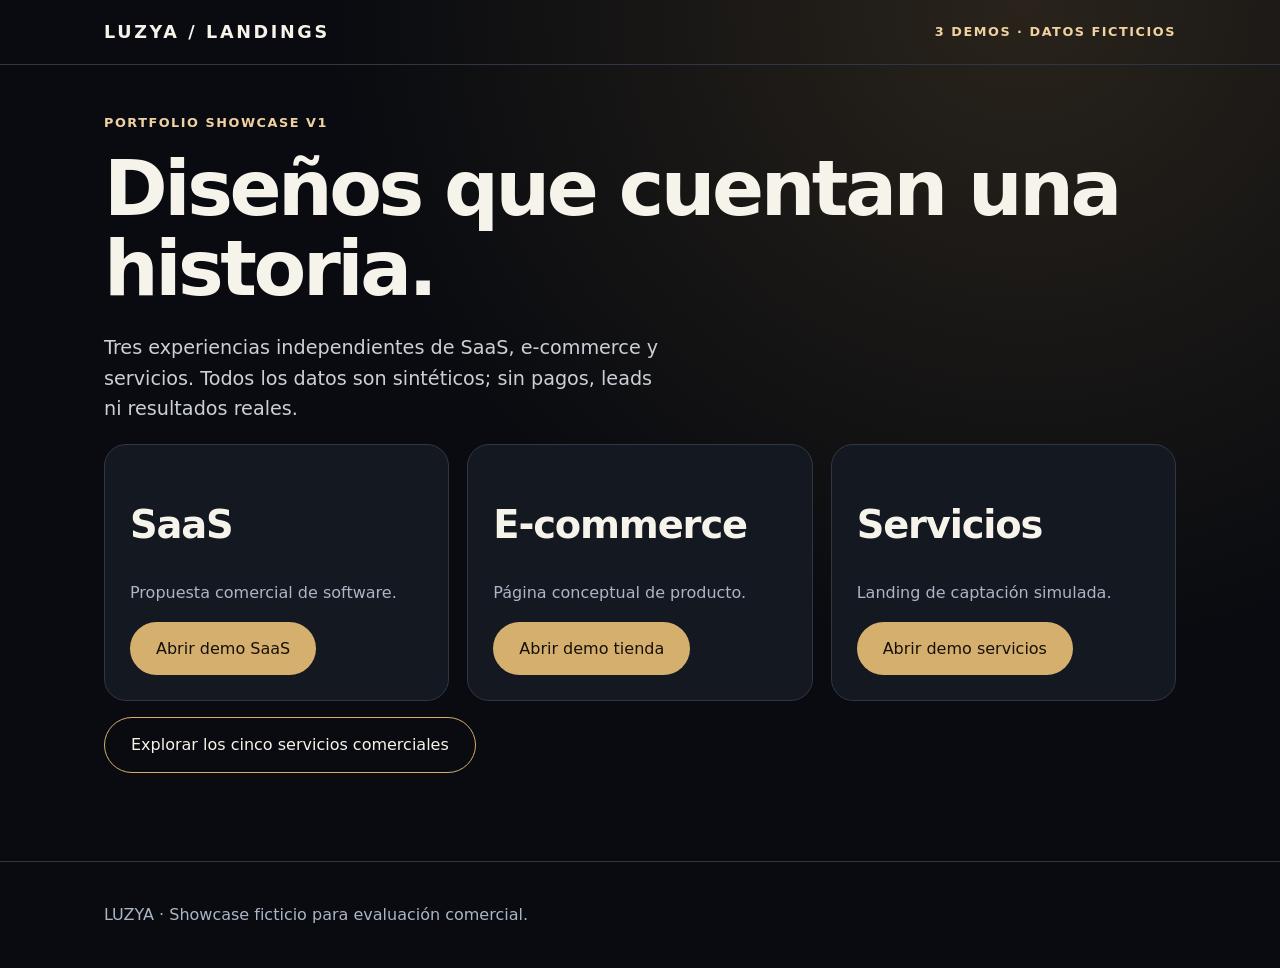
<file: commercial-showcase/index.html>
<!doctype html><html lang="es-MX"><head><meta charset="utf-8"><meta name="viewport" content="width=device-width,initial-scale=1"><title>LUZYA Commercial Landings Showcase</title><meta name="description" content="Tres landing pages comerciales demostrativas con datos sintéticos."><link rel="stylesheet" href="shared.css"></head><body><header><div class="wrap nav"><strong class="brand">LUZYA / LANDINGS</strong><span class="demo">3 demos · datos ficticios</span></div></header><main class="wrap"><section><span class="demo">Portfolio showcase v1</span><h1>Diseños que cuentan una historia.</h1><p class="lead">Tres experiencias independientes de SaaS, e-commerce y servicios. Todos los datos son sintéticos; sin pagos, leads ni resultados reales.</p><div class="cards"><article class="card"><h2>SaaS</h2><p>Propuesta comercial de software.</p><a class="cta" href="saas/">Abrir demo SaaS</a></article><article class="card"><h2>E-commerce</h2><p>Página conceptual de producto.</p><a class="cta" href="ecommerce/">Abrir demo tienda</a></article><article class="card"><h2>Servicios</h2><p>Landing de captación simulada.</p><a class="cta" href="servicios/">Abrir demo servicios</a></article></div><p><a class="cta secondary" href="portfolio/">Explorar los cinco servicios comerciales</a></p></section></main><footer><div class="wrap">LUZYA · Showcase ficticio para evaluación comercial.</div></footer></body></html>
</file>
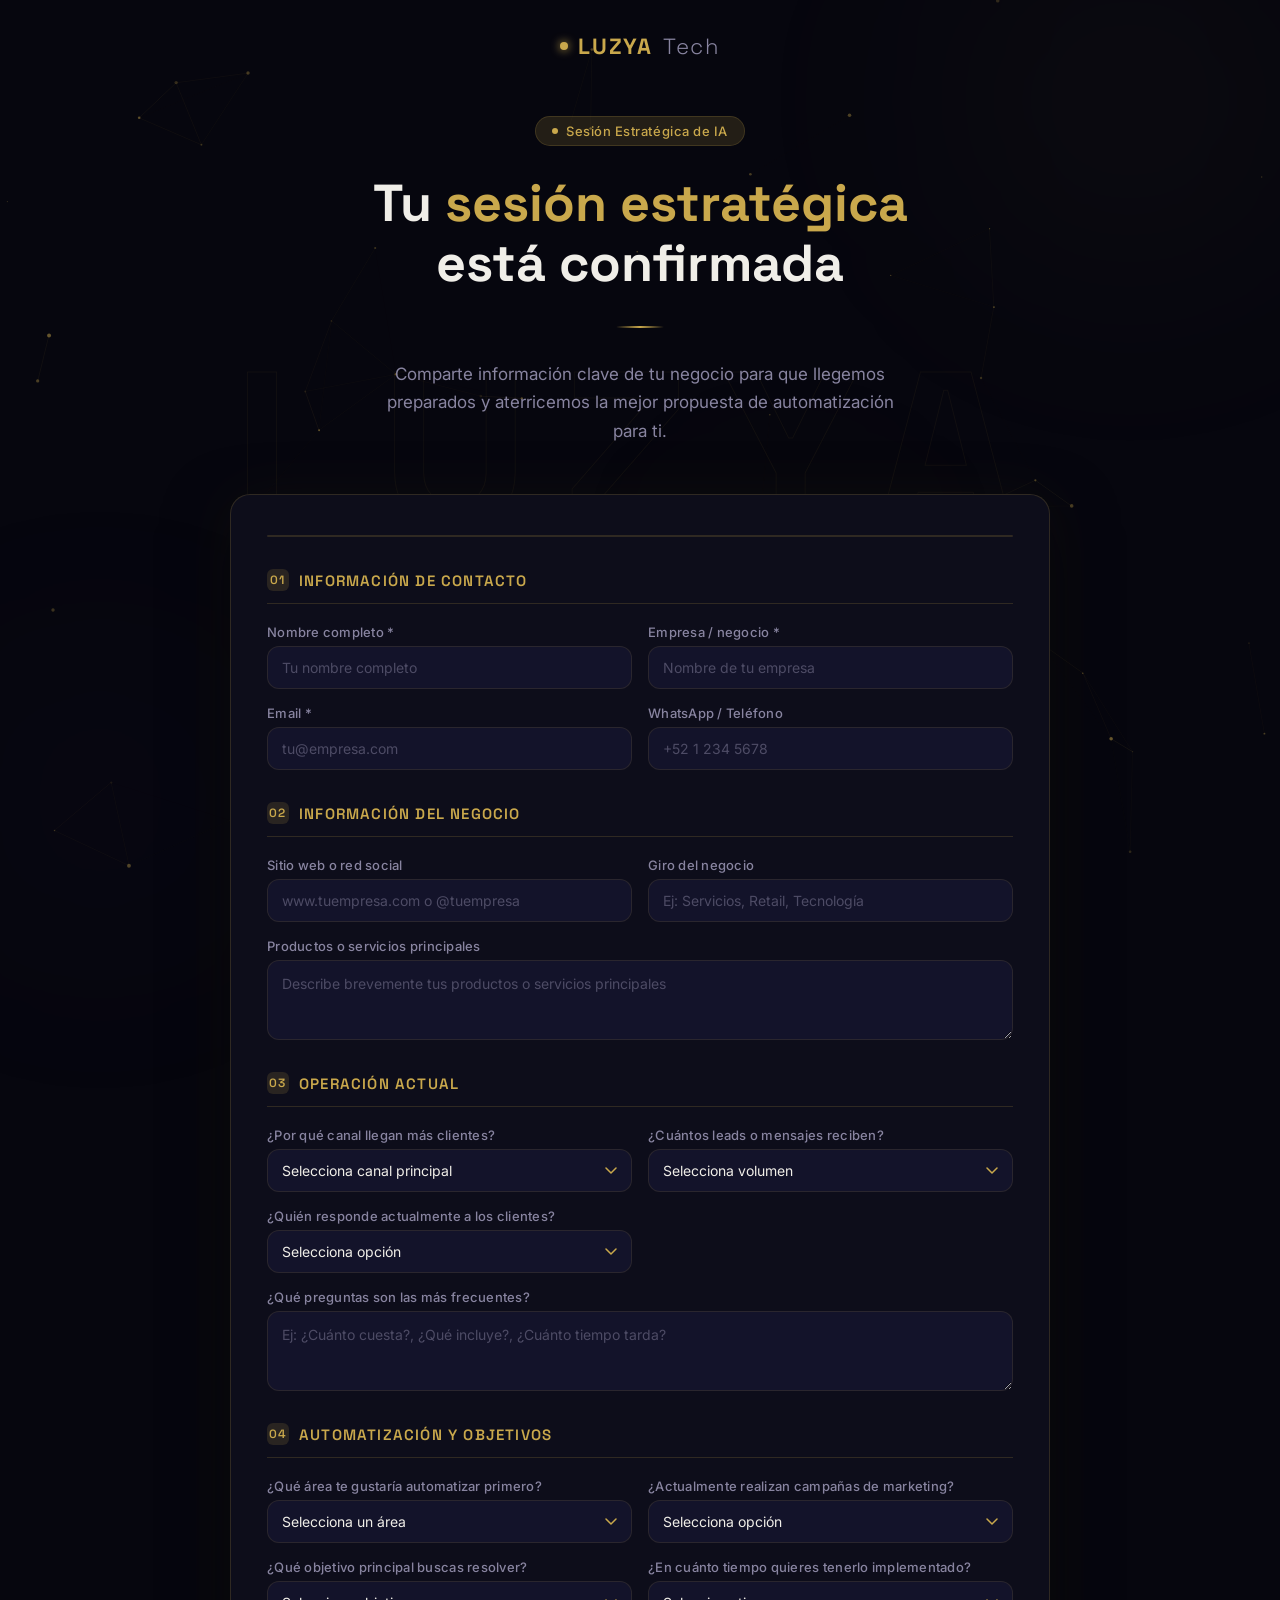
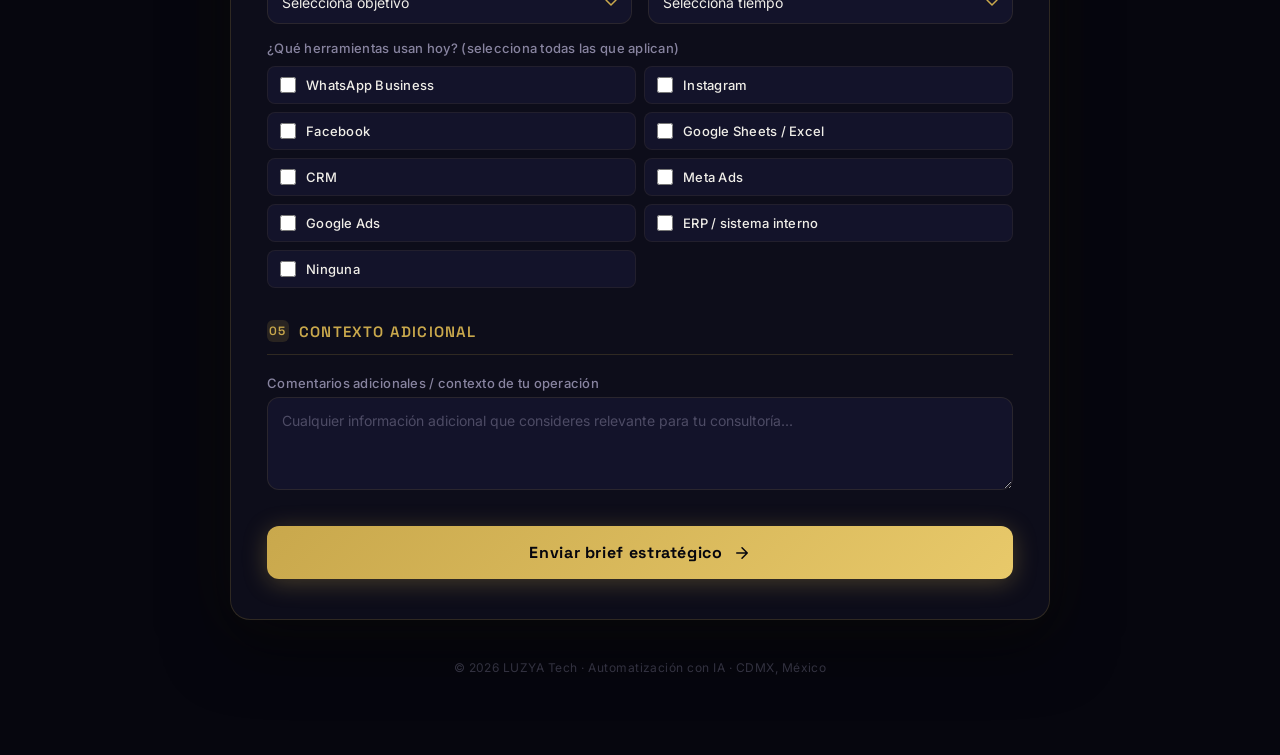
<file: encuesta-estrategica/index.html>
<!DOCTYPE html>
<html lang="es">
<head>
  <meta charset="UTF-8" />
  <meta name="viewport" content="width=device-width, initial-scale=1.0" />
  <title>Brief Estratégico · LUZYA Tech</title>
  <meta name="description" content="Completa tu brief estratégico antes de tu sesión con LUZYA Tech." />
  <link rel="preconnect" href="https://fonts.googleapis.com" />
  <link href="https://fonts.googleapis.com/css2?family=Inter:wght@300;400;500;600;700&family=Space+Grotesk:wght@400;500;600;700&display=swap" rel="stylesheet" />
  <style>
    /* ── VARIABLES ── */
    :root {
      --gold: #C9A84C;
      --gold-light: #E8C96A;
      --gold-dim: rgba(201,168,76,0.15);
      --bg: #06060E;
      --surface: #0D0D1A;
      --surface2: #13132A;
      --border: rgba(201,168,76,0.18);
      --text: #F0EEE8;
      --muted: #8884A0;
      --error: #FF6B6B;
      --radius: 12px;
    }

    * { box-sizing: border-box; margin: 0; padding: 0; }

    html { scroll-behavior: smooth; }

    body {
      font-family: 'Inter', sans-serif;
      background: var(--bg);
      color: var(--text);
      min-height: 100vh;
      overflow-x: hidden;
      position: relative;
    }

    /* ── CANVAS BACKGROUND ── */
    #bg-canvas {
      position: fixed;
      inset: 0;
      z-index: 0;
      pointer-events: none;
    }

    /* ── LUZYA WATERMARK ── */
    .watermark {
      position: fixed;
      top: 50%;
      left: 50%;
      transform: translate(-50%, -50%);
      font-family: 'Space Grotesk', sans-serif;
      font-size: clamp(80px, 18vw, 220px);
      font-weight: 700;
      letter-spacing: 0.15em;
      color: transparent;
      -webkit-text-stroke: 1px rgba(201,168,76,0.06);
      pointer-events: none;
      z-index: 0;
      user-select: none;
      animation: watermark-pulse 6s ease-in-out infinite;
    }

    @keyframes watermark-pulse {
      0%, 100% { opacity: 0.5; }
      50% { opacity: 1; }
    }

    /* ── GLOW ORBS ── */
    .orb {
      position: fixed;
      border-radius: 50%;
      filter: blur(120px);
      pointer-events: none;
      z-index: 0;
      animation: orb-drift 12s ease-in-out infinite;
    }
    .orb-1 {
      width: 500px; height: 500px;
      background: radial-gradient(circle, rgba(201,168,76,0.06) 0%, transparent 70%);
      top: -150px; right: -100px;
      animation-delay: 0s;
    }
    .orb-2 {
      width: 400px; height: 400px;
      background: radial-gradient(circle, rgba(100,80,200,0.05) 0%, transparent 70%);
      bottom: -100px; left: -100px;
      animation-delay: -4s;
    }
    .orb-3 {
      width: 300px; height: 300px;
      background: radial-gradient(circle, rgba(201,168,76,0.04) 0%, transparent 70%);
      top: 50%; left: 50%;
      animation-delay: -8s;
    }

    @keyframes orb-drift {
      0%, 100% { transform: translate(0, 0) scale(1); }
      33% { transform: translate(30px, -20px) scale(1.05); }
      66% { transform: translate(-20px, 30px) scale(0.95); }
    }

    /* ── LAYOUT ── */
    .page-wrapper {
      position: relative;
      z-index: 1;
      max-width: 860px;
      margin: 0 auto;
      padding: 0 20px 60px;
    }

    /* ── HEADER ── */
    .site-header {
      padding: 32px 0 0;
      display: flex;
      justify-content: center;
      align-items: center;
    }

    .logo-mark {
      font-family: 'Space Grotesk', sans-serif;
      font-size: 22px;
      font-weight: 700;
      letter-spacing: 0.08em;
      color: var(--gold);
      text-decoration: none;
      display: flex;
      align-items: center;
      gap: 10px;
    }

    .logo-dot {
      width: 8px; height: 8px;
      background: var(--gold);
      border-radius: 50%;
      box-shadow: 0 0 10px var(--gold);
      animation: dot-pulse 2s ease-in-out infinite;
    }

    @keyframes dot-pulse {
      0%, 100% { transform: scale(1); opacity: 1; }
      50% { transform: scale(1.4); opacity: 0.7; }
    }

    /* ── HERO ── */
    .hero {
      text-align: center;
      padding: 56px 20px 48px;
    }

    .hero-badge {
      display: inline-flex;
      align-items: center;
      gap: 8px;
      background: var(--gold-dim);
      border: 1px solid var(--border);
      border-radius: 100px;
      padding: 6px 16px;
      font-size: 13px;
      color: var(--gold);
      font-weight: 500;
      letter-spacing: 0.04em;
      margin-bottom: 28px;
    }

    .hero-badge::before {
      content: '';
      width: 6px; height: 6px;
      background: var(--gold);
      border-radius: 50%;
      animation: dot-pulse 2s ease-in-out infinite;
    }

    .hero h1 {
      font-family: 'Space Grotesk', sans-serif;
      font-size: clamp(32px, 5vw, 52px);
      font-weight: 700;
      line-height: 1.15;
      color: var(--text);
      margin-bottom: 20px;
    }

    .hero h1 em {
      font-style: normal;
      color: var(--gold);
    }

    .hero p {
      font-size: 17px;
      color: var(--muted);
      max-width: 540px;
      margin: 0 auto;
      line-height: 1.7;
    }

    /* ── DIVIDER ── */
    .gold-divider {
      width: 48px;
      height: 2px;
      background: linear-gradient(90deg, transparent, var(--gold), transparent);
      margin: 32px auto;
      border-radius: 2px;
    }

    /* ── CARD ── */
    .form-card {
      background: var(--surface);
      border: 1px solid var(--border);
      border-radius: 20px;
      padding: 40px 36px;
      box-shadow: 0 0 60px rgba(201,168,76,0.04), 0 24px 64px rgba(0,0,0,0.5);
      backdrop-filter: blur(20px);
    }

    @media (max-width: 640px) {
      .form-card { padding: 28px 20px; }
    }

    /* ── SECTION HEADER ── */
    .section-title {
      font-family: 'Space Grotesk', sans-serif;
      font-size: 15px;
      font-weight: 600;
      color: var(--gold);
      letter-spacing: 0.08em;
      text-transform: uppercase;
      padding-bottom: 12px;
      border-bottom: 1px solid var(--border);
      margin-bottom: 20px;
      margin-top: 32px;
      display: flex;
      align-items: center;
      gap: 10px;
    }

    .section-title:first-of-type { margin-top: 0; }

    .section-title span {
      display: inline-flex;
      align-items: center;
      justify-content: center;
      width: 22px; height: 22px;
      background: var(--gold-dim);
      border-radius: 6px;
      font-size: 12px;
    }

    /* ── FORM GRID ── */
    .grid-2 {
      display: grid;
      grid-template-columns: 1fr 1fr;
      gap: 16px;
    }

    .grid-2 .full { grid-column: 1 / -1; }

    @media (max-width: 600px) {
      .grid-2 { grid-template-columns: 1fr; }
      .grid-2 .full { grid-column: 1; }
    }

    /* ── FORM ELEMENTS ── */
    .field { display: flex; flex-direction: column; gap: 6px; }

    label {
      font-size: 13px;
      font-weight: 500;
      color: var(--muted);
      letter-spacing: 0.02em;
    }

    input[type="text"],
    input[type="email"],
    input[type="tel"],
    input[type="url"],
    select,
    textarea {
      background: var(--surface2);
      border: 1px solid rgba(201,168,76,0.12);
      border-radius: var(--radius);
      color: var(--text);
      font-family: 'Inter', sans-serif;
      font-size: 14px;
      padding: 12px 14px;
      width: 100%;
      outline: none;
      transition: border-color 0.2s, box-shadow 0.2s;
      -webkit-appearance: none;
      appearance: none;
    }

    input::placeholder, textarea::placeholder {
      color: rgba(136,132,160,0.5);
    }

    input:focus, select:focus, textarea:focus {
      border-color: var(--gold);
      box-shadow: 0 0 0 3px rgba(201,168,76,0.1);
    }

    select {
      background-image: url("data:image/svg+xml,%3Csvg xmlns='http://www.w3.org/2000/svg' width='12' height='7' fill='none'%3E%3Cpath d='M1 1l5 5 5-5' stroke='%23C9A84C' stroke-width='1.5' stroke-linecap='round' stroke-linejoin='round'/%3E%3C/svg%3E");
      background-repeat: no-repeat;
      background-position: right 14px center;
      padding-right: 40px;
      cursor: pointer;
    }

    select option { background: #13132A; color: var(--text); }

    textarea { resize: vertical; min-height: 80px; line-height: 1.6; }

    /* ── CHECKBOXES ── */
    .checkbox-grid {
      display: grid;
      grid-template-columns: 1fr 1fr;
      gap: 8px;
      margin-top: 4px;
    }

    @media (max-width: 480px) {
      .checkbox-grid { grid-template-columns: 1fr; }
    }

    .check-item {
      display: flex;
      align-items: center;
      gap: 10px;
      padding: 10px 12px;
      background: var(--surface2);
      border: 1px solid rgba(201,168,76,0.08);
      border-radius: 8px;
      cursor: pointer;
      transition: border-color 0.2s, background 0.2s;
      user-select: none;
    }

    .check-item:hover {
      border-color: var(--gold);
      background: rgba(201,168,76,0.04);
    }

    .check-item input[type="checkbox"] {
      width: 16px; height: 16px;
      accent-color: var(--gold);
      cursor: pointer;
      flex-shrink: 0;
    }

    .check-item span {
      font-size: 13px;
      color: var(--text);
    }

    /* ── OTHER FIELD ── */
    .other-field {
      display: none;
      margin-top: 10px;
    }
    .other-field.visible { display: block; }

    /* ── SUBMIT ── */
    .submit-wrap { margin-top: 36px; }

    .btn-submit {
      width: 100%;
      background: linear-gradient(135deg, var(--gold) 0%, var(--gold-light) 100%);
      color: #06060E;
      font-family: 'Space Grotesk', sans-serif;
      font-size: 16px;
      font-weight: 700;
      letter-spacing: 0.04em;
      padding: 16px 24px;
      border: none;
      border-radius: var(--radius);
      cursor: pointer;
      display: flex;
      align-items: center;
      justify-content: center;
      gap: 10px;
      transition: opacity 0.2s, transform 0.15s, box-shadow 0.2s;
      box-shadow: 0 4px 24px rgba(201,168,76,0.3);
    }

    .btn-submit:hover {
      opacity: 0.92;
      transform: translateY(-1px);
      box-shadow: 0 8px 32px rgba(201,168,76,0.4);
    }

    .btn-submit:active { transform: translateY(0); }

    .btn-submit:disabled {
      opacity: 0.6;
      cursor: not-allowed;
      transform: none;
    }

    .btn-submit svg { width: 18px; height: 18px; }

    /* ── SPINNER ── */
    .spinner {
      width: 18px; height: 18px;
      border: 2px solid rgba(6,6,14,0.3);
      border-top-color: #06060E;
      border-radius: 50%;
      animation: spin 0.7s linear infinite;
    }
    @keyframes spin { to { transform: rotate(360deg); } }

    /* ── ERROR ── */
    .error-msg {
      background: rgba(255,107,107,0.08);
      border: 1px solid rgba(255,107,107,0.2);
      border-radius: var(--radius);
      padding: 12px 16px;
      color: var(--error);
      font-size: 14px;
      margin-bottom: 20px;
      display: none;
    }
    .error-msg.visible { display: block; }

    /* ── SUCCESS SCREEN ── */
    .success-screen {
      display: none;
      min-height: 100vh;
      position: fixed;
      inset: 0;
      z-index: 100;
      align-items: center;
      justify-content: center;
      background: var(--bg);
      flex-direction: column;
      text-align: center;
      padding: 40px;
    }
    .success-screen.visible { display: flex; }

    .success-icon {
      width: 80px; height: 80px;
      background: var(--gold-dim);
      border: 2px solid var(--border);
      border-radius: 50%;
      display: flex;
      align-items: center;
      justify-content: center;
      margin: 0 auto 28px;
      animation: icon-in 0.5s cubic-bezier(0.34, 1.56, 0.64, 1) both;
    }

    @keyframes icon-in {
      from { transform: scale(0.5); opacity: 0; }
      to { transform: scale(1); opacity: 1; }
    }

    .success-icon svg { width: 38px; height: 38px; stroke: var(--gold); }

    .success-screen h2 {
      font-family: 'Space Grotesk', sans-serif;
      font-size: clamp(28px, 5vw, 42px);
      font-weight: 700;
      color: var(--gold);
      margin-bottom: 16px;
    }

    .success-screen p {
      font-size: 17px;
      color: var(--muted);
      max-width: 460px;
      line-height: 1.7;
      margin-bottom: 10px;
    }

    .success-screen .note {
      font-size: 13px;
      color: rgba(136,132,160,0.6);
      margin-top: 8px;
    }

    /* ── FOOTER ── */
    .page-footer {
      text-align: center;
      padding: 40px 0 20px;
      font-size: 12px;
      color: rgba(136,132,160,0.4);
      letter-spacing: 0.04em;
    }

    /* ── PROGRESS BAR ── */
    .progress-bar {
      height: 2px;
      background: var(--border);
      border-radius: 2px;
      margin-bottom: 32px;
      overflow: hidden;
    }
    .progress-fill {
      height: 100%;
      background: linear-gradient(90deg, var(--gold), var(--gold-light));
      border-radius: 2px;
      width: 0%;
      transition: width 0.4s ease;
    }
  </style>
</head>
<body>

  <!-- Background -->
  <canvas id="bg-canvas"></canvas>
  <div class="watermark">LUZYA</div>
  <div class="orb orb-1"></div>
  <div class="orb orb-2"></div>
  <div class="orb orb-3"></div>

  <!-- Success Screen -->
  <div class="success-screen" id="success-screen">
    <div style="position:relative;z-index:1">
      <div class="success-icon">
        <svg viewBox="0 0 24 24" fill="none" stroke-width="2" stroke-linecap="round" stroke-linejoin="round">
          <polyline points="20 6 9 17 4 12"/>
        </svg>
      </div>
      <h2>Información recibida</h2>
      <p>Gracias. Ya recibimos tu brief y con esto podremos preparar mejor tu sesión estratégica.</p>
      <p class="note">Nos pondremos en contacto para confirmar los detalles de tu consultoría.</p>
    </div>
  </div>

  <div class="page-wrapper">
    <!-- Header -->
    <header class="site-header">
      <span class="logo-mark">
        <span class="logo-dot"></span>
        LUZYA <span style="font-weight:300;color:var(--muted)">Tech</span>
      </span>
    </header>

    <!-- Hero -->
    <section class="hero">
      <div class="hero-badge">Sesión Estratégica de IA</div>
      <h1>Tu <em>sesión estratégica</em><br/>está confirmada</h1>
      <div class="gold-divider"></div>
      <p>Comparte información clave de tu negocio para que llegemos preparados y aterricemos la mejor propuesta de automatización para ti.</p>
    </section>

    <!-- Form Card -->
    <div class="form-card">
      <div class="progress-bar"><div class="progress-fill" id="progress-fill"></div></div>

      <div class="error-msg" id="error-msg">⚠️ <span id="error-text">Error al enviar el formulario. Intenta de nuevo.</span></div>

      <form id="brief-form" novalidate>

        <!-- SECCIÓN 1: Contacto -->
        <div class="section-title"><span>01</span> Información de contacto</div>
        <div class="grid-2">
          <div class="field">
            <label for="full_name">Nombre completo *</label>
            <input type="text" id="full_name" name="full_name" placeholder="Tu nombre completo" required />
          </div>
          <div class="field">
            <label for="company">Empresa / negocio *</label>
            <input type="text" id="company" name="company" placeholder="Nombre de tu empresa" required />
          </div>
          <div class="field">
            <label for="email">Email *</label>
            <input type="email" id="email" name="email" placeholder="tu@empresa.com" required />
          </div>
          <div class="field">
            <label for="phone">WhatsApp / Teléfono</label>
            <input type="tel" id="phone" name="phone" placeholder="+52 1 234 5678" />
          </div>
        </div>

        <!-- SECCIÓN 2: Negocio -->
        <div class="section-title"><span>02</span> Información del negocio</div>
        <div class="grid-2">
          <div class="field">
            <label for="website_or_social">Sitio web o red social</label>
            <input type="text" id="website_or_social" name="website_or_social" placeholder="www.tuempresa.com o @tuempresa" />
          </div>
          <div class="field">
            <label for="business_type">Giro del negocio</label>
            <input type="text" id="business_type" name="business_type" placeholder="Ej: Servicios, Retail, Tecnología" />
          </div>
          <div class="field full">
            <label for="main_products_services">Productos o servicios principales</label>
            <textarea id="main_products_services" name="main_products_services" placeholder="Describe brevemente tus productos o servicios principales" rows="2"></textarea>
          </div>
        </div>

        <!-- SECCIÓN 3: Operación -->
        <div class="section-title"><span>03</span> Operación actual</div>
        <div class="grid-2">
          <div class="field">
            <label for="current_lead_channel">¿Por qué canal llegan más clientes?</label>
            <select id="current_lead_channel" name="current_lead_channel">
              <option value="">Selecciona canal principal</option>
              <option>WhatsApp</option>
              <option>Instagram</option>
              <option>Facebook</option>
              <option>Página web</option>
              <option>Referidos</option>
              <option>Llamadas</option>
              <option>Google</option>
              <option>Otro</option>
            </select>
            <input type="text" id="other_channel" name="other_channel" class="other-field" placeholder="Especifica qué canal..." />
          </div>
          <div class="field">
            <label for="lead_volume">¿Cuántos leads o mensajes reciben?</label>
            <select id="lead_volume" name="lead_volume">
              <option value="">Selecciona volumen</option>
              <option>1–10 al día</option>
              <option>10–30 al día</option>
              <option>30–50 al día</option>
              <option>50+ al día</option>
              <option>100+ al día</option>
              <option>No estoy seguro</option>
            </select>
          </div>
          <div class="field">
            <label for="current_responder">¿Quién responde actualmente a los clientes?</label>
            <select id="current_responder" name="current_responder">
              <option value="">Selecciona opción</option>
              <option>Yo mismo</option>
              <option>Equipo de ventas</option>
              <option>Recepción / atención</option>
              <option>Asistente</option>
              <option>Nadie de forma constante</option>
            </select>
          </div>
          <div class="field full">
            <label for="frequent_questions">¿Qué preguntas son las más frecuentes?</label>
            <textarea id="frequent_questions" name="frequent_questions" placeholder="Ej: ¿Cuánto cuesta?, ¿Qué incluye?, ¿Cuánto tiempo tarda?" rows="2"></textarea>
          </div>
        </div>

        <!-- SECCIÓN 4: Automatización -->
        <div class="section-title"><span>04</span> Automatización y objetivos</div>
        <div class="grid-2">
          <div class="field">
            <label for="first_area_to_automate">¿Qué área te gustaría automatizar primero?</label>
            <select id="first_area_to_automate" name="first_area_to_automate">
              <option value="">Selecciona un área</option>
              <option>Ventas y seguimiento</option>
              <option>Marketing digital</option>
              <option>Atención al cliente</option>
              <option>Operaciones internas</option>
              <option>Finanzas y facturación</option>
              <option>Recursos Humanos</option>
            </select>
          </div>
          <div class="field">
            <label for="does_marketing_today">¿Actualmente realizan campañas de marketing?</label>
            <select id="does_marketing_today" name="does_marketing_today">
              <option value="">Selecciona opción</option>
              <option>Sí, campañas activas</option>
              <option>Ocasionalmente</option>
              <option>No, no hacemos marketing</option>
              <option>Estamos planeando empezar</option>
            </select>
          </div>
          <div class="field">
            <label for="main_goal">¿Qué objetivo principal buscas resolver?</label>
            <select id="main_goal" name="main_goal">
              <option value="">Selecciona objetivo</option>
              <option>Responder más rápido</option>
              <option>No perder leads</option>
              <option>Agendar más citas</option>
              <option>Vender más</option>
              <option>Reducir trabajo manual</option>
              <option>Organizar mejor la operación</option>
              <option>Mejorar seguimiento</option>
              <option>Otro</option>
            </select>
            <input type="text" id="other_goal" name="other_goal" class="other-field" placeholder="Especifica tu objetivo..." />
          </div>
          <div class="field">
            <label for="implementation_timeline">¿En cuánto tiempo quieres tenerlo implementado?</label>
            <select id="implementation_timeline" name="implementation_timeline">
              <option value="">Selecciona tiempo</option>
              <option>Lo antes posible</option>
              <option>1 mes</option>
              <option>1–3 meses</option>
              <option>3–6 meses</option>
              <option>Explorando opciones</option>
            </select>
          </div>
          <div class="field full">
            <label>¿Qué herramientas usan hoy? (selecciona todas las que aplican)</label>
            <div class="checkbox-grid" id="tools-grid">
              <label class="check-item">
                <input type="checkbox" name="current_tools" value="WhatsApp Business" />
                <span>WhatsApp Business</span>
              </label>
              <label class="check-item">
                <input type="checkbox" name="current_tools" value="Instagram" />
                <span>Instagram</span>
              </label>
              <label class="check-item">
                <input type="checkbox" name="current_tools" value="Facebook" />
                <span>Facebook</span>
              </label>
              <label class="check-item">
                <input type="checkbox" name="current_tools" value="Google Sheets / Excel" />
                <span>Google Sheets / Excel</span>
              </label>
              <label class="check-item">
                <input type="checkbox" name="current_tools" value="CRM" />
                <span>CRM</span>
              </label>
              <label class="check-item">
                <input type="checkbox" name="current_tools" value="Meta Ads" />
                <span>Meta Ads</span>
              </label>
              <label class="check-item">
                <input type="checkbox" name="current_tools" value="Google Ads" />
                <span>Google Ads</span>
              </label>
              <label class="check-item">
                <input type="checkbox" name="current_tools" value="ERP / sistema interno" />
                <span>ERP / sistema interno</span>
              </label>
              <label class="check-item">
                <input type="checkbox" name="current_tools" value="Ninguna" />
                <span>Ninguna</span>
              </label>
            </div>
          </div>
        </div>

        <!-- SECCIÓN 5: Contexto -->
        <div class="section-title"><span>05</span> Contexto adicional</div>
        <div class="field">
          <label for="additional_context">Comentarios adicionales / contexto de tu operación</label>
          <textarea id="additional_context" name="additional_context" placeholder="Cualquier información adicional que consideres relevante para tu consultoría..." rows="3"></textarea>
        </div>

        <!-- Submit -->
        <div class="submit-wrap">
          <button type="submit" class="btn-submit" id="btn-submit">
            <span id="btn-text">Enviar brief estratégico</span>
            <svg id="btn-arrow" viewBox="0 0 24 24" fill="none" stroke="currentColor" stroke-width="2" stroke-linecap="round" stroke-linejoin="round">
              <path d="M5 12h14M12 5l7 7-7 7"/>
            </svg>
            <div class="spinner" id="btn-spinner" style="display:none"></div>
          </button>
        </div>
      </form>
    </div>

    <footer class="page-footer">
      © 2026 LUZYA Tech · Automatización con IA · CDMX, México
    </footer>
  </div>

  <script>
    /* ══════════════════════════════════
       CANVAS — Neural Network Particles
    ══════════════════════════════════ */
    (function() {
      const canvas = document.getElementById('bg-canvas');
      const ctx = canvas.getContext('2d');
      let W, H, particles = [], animId;
      const GOLD = 'rgba(201,168,76,';
      const PARTICLE_COUNT = 55;
      const MAX_DIST = 140;

      function resize() {
        W = canvas.width = window.innerWidth;
        H = canvas.height = window.innerHeight;
      }

      function Particle() {
        this.x = Math.random() * W;
        this.y = Math.random() * H;
        this.vx = (Math.random() - 0.5) * 0.4;
        this.vy = (Math.random() - 0.5) * 0.4;
        this.r = Math.random() * 1.5 + 0.5;
        this.alpha = Math.random() * 0.4 + 0.1;
      }

      Particle.prototype.update = function() {
        this.x += this.vx;
        this.y += this.vy;
        if (this.x < 0 || this.x > W) this.vx *= -1;
        if (this.y < 0 || this.y > H) this.vy *= -1;
      };

      function init() {
        particles = [];
        for (let i = 0; i < PARTICLE_COUNT; i++) particles.push(new Particle());
      }

      function draw() {
        ctx.clearRect(0, 0, W, H);
        // Draw connections
        for (let i = 0; i < particles.length; i++) {
          for (let j = i + 1; j < particles.length; j++) {
            const dx = particles[i].x - particles[j].x;
            const dy = particles[i].y - particles[j].y;
            const dist = Math.sqrt(dx * dx + dy * dy);
            if (dist < MAX_DIST) {
              const alpha = (1 - dist / MAX_DIST) * 0.12;
              ctx.beginPath();
              ctx.strokeStyle = GOLD + alpha + ')';
              ctx.lineWidth = 0.8;
              ctx.moveTo(particles[i].x, particles[i].y);
              ctx.lineTo(particles[j].x, particles[j].y);
              ctx.stroke();
            }
          }
        }
        // Draw particles
        for (const p of particles) {
          p.update();
          ctx.beginPath();
          ctx.arc(p.x, p.y, p.r, 0, Math.PI * 2);
          ctx.fillStyle = GOLD + p.alpha + ')';
          ctx.fill();
        }
        animId = requestAnimationFrame(draw);
      }

      window.addEventListener('resize', () => { resize(); init(); });
      resize();
      init();
      draw();
    })();

    /* ══════════════════════════════════
       PROGRESS BAR
    ══════════════════════════════════ */
    function updateProgress() {
      const inputs = document.querySelectorAll('input[required], select[required]');
      const required = ['full_name', 'company', 'email'];
      let filled = 0;
      const total = document.querySelectorAll('input:not([type=checkbox]), select, textarea').length;
      document.querySelectorAll('input:not([type=checkbox]), select, textarea').forEach(el => {
        if (el.value.trim()) filled++;
      });
      const pct = Math.min(100, Math.round((filled / total) * 100));
      document.getElementById('progress-fill').style.width = pct + '%';
    }

    document.getElementById('brief-form').addEventListener('input', updateProgress);
    document.getElementById('brief-form').addEventListener('change', updateProgress);

    /* ══════════════════════════════════
       CONDITIONAL FIELDS
    ══════════════════════════════════ */
    document.getElementById('current_lead_channel').addEventListener('change', function() {
      document.getElementById('other_channel').classList.toggle('visible', this.value === 'Otro');
    });
    document.getElementById('main_goal').addEventListener('change', function() {
      document.getElementById('other_goal').classList.toggle('visible', this.value === 'Otro');
    });

    /* ══════════════════════════════════
       FORM SUBMIT
    ══════════════════════════════════ */
    const WEBHOOK_URL = 'https://n8n-n8n.t7scuf.easypanel.host/webhook/luzya-post-agenda-brief';

    document.getElementById('brief-form').addEventListener('submit', async function(e) {
      e.preventDefault();

      const btn = document.getElementById('btn-submit');
      const btnText = document.getElementById('btn-text');
      const btnArrow = document.getElementById('btn-arrow');
      const btnSpinner = document.getElementById('btn-spinner');
      const errorMsg = document.getElementById('error-msg');
      const errorText = document.getElementById('error-text');

      // Validate required
      const name = document.getElementById('full_name').value.trim();
      const company = document.getElementById('company').value.trim();
      const email = document.getElementById('email').value.trim();

      if (!name || !company || !email) {
        errorMsg.classList.add('visible');
        errorText.textContent = 'Por favor completa los campos obligatorios: nombre, empresa y email.';
        document.getElementById('full_name').scrollIntoView({ behavior: 'smooth', block: 'center' });
        return;
      }

      errorMsg.classList.remove('visible');
      btn.disabled = true;
      btnText.textContent = 'Enviando...';
      btnArrow.style.display = 'none';
      btnSpinner.style.display = 'block';

      // Collect tools checkboxes
      const toolsChecked = [...document.querySelectorAll('input[name="current_tools"]:checked')]
        .map(cb => cb.value).join(',');

      const payload = {
        source: 'luzya_post_agenda_brief',
        submitted_at: new Date().toISOString(),
        full_name: name,
        company: company,
        email: email,
        phone: document.getElementById('phone').value.trim(),
        website_or_social: document.getElementById('website_or_social').value.trim(),
        business_type: document.getElementById('business_type').value.trim(),
        main_products_services: document.getElementById('main_products_services').value.trim(),
        current_lead_channel: document.getElementById('current_lead_channel').value,
        other_channel: document.getElementById('other_channel').value.trim(),
        lead_volume: document.getElementById('lead_volume').value,
        current_responder: document.getElementById('current_responder').value,
        frequent_questions: document.getElementById('frequent_questions').value.trim(),
        first_area_to_automate: document.getElementById('first_area_to_automate').value,
        does_marketing_today: document.getElementById('does_marketing_today').value,
        current_tools: toolsChecked,
        main_goal: document.getElementById('main_goal').value,
        other_goal: document.getElementById('other_goal').value.trim(),
        implementation_timeline: document.getElementById('implementation_timeline').value,
        additional_context: document.getElementById('additional_context').value.trim()
      };

      try {
        const res = await fetch(WEBHOOK_URL, {
          method: 'POST',
          headers: { 'Content-Type': 'application/json' },
          body: JSON.stringify(payload)
        });

        if (res.ok || res.status === 200) {
          document.getElementById('success-screen').classList.add('visible');
          window.scrollTo(0, 0);
        } else {
          throw new Error('HTTP ' + res.status);
        }
      } catch (err) {
        // If network error but likely sent (CORS), show success anyway
        if (err.message.includes('Failed to fetch') || err.message.includes('NetworkError')) {
          document.getElementById('success-screen').classList.add('visible');
          window.scrollTo(0, 0);
        } else {
          errorMsg.classList.add('visible');
          errorText.textContent = 'Error al enviar. Intenta de nuevo o escríbenos por WhatsApp.';
          btn.disabled = false;
          btnText.textContent = 'Enviar brief estratégico';
          btnArrow.style.display = '';
          btnSpinner.style.display = 'none';
        }
      }
    });
  </script>
</body>
</html>
</file>
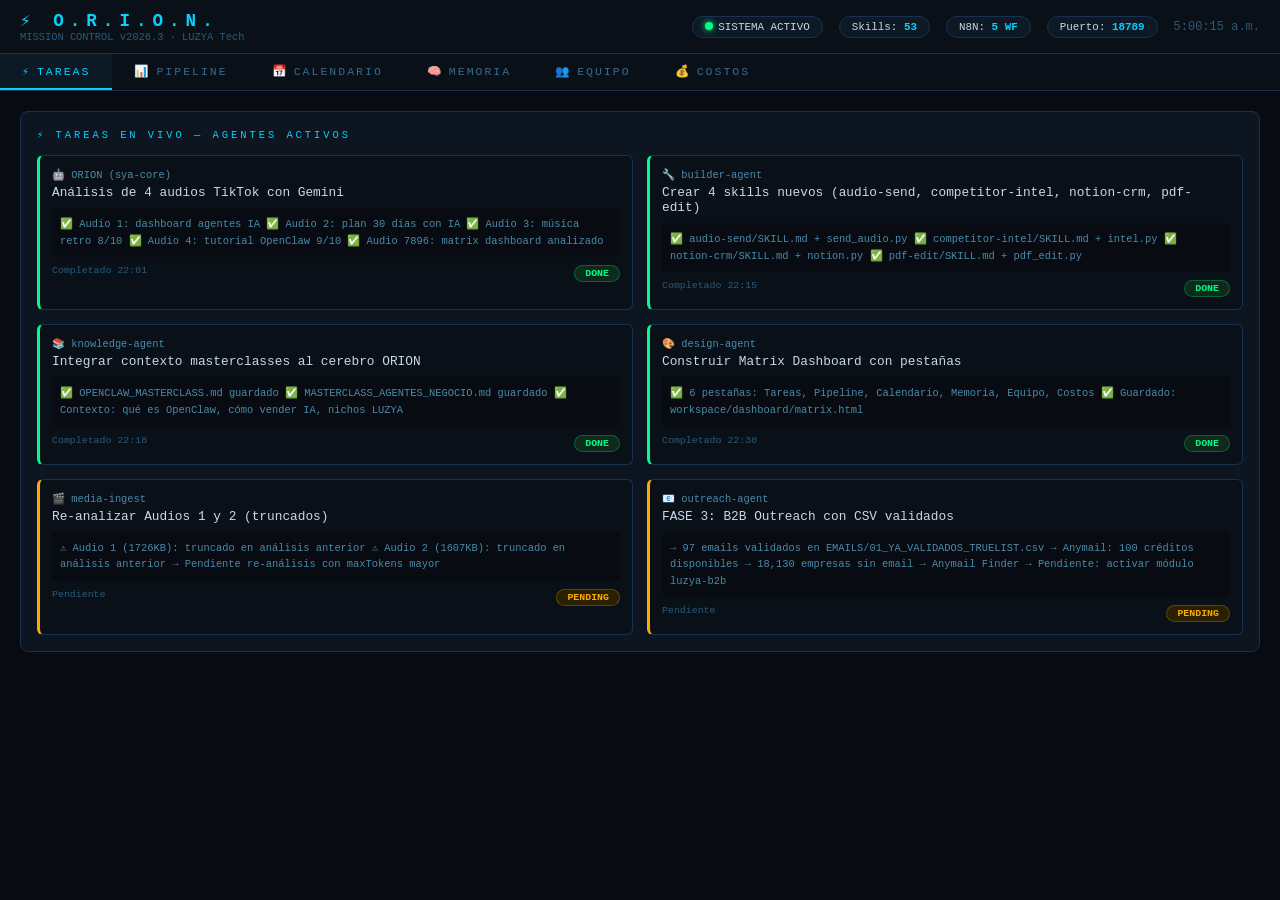
<file: orion-matrix/index.html>
<!DOCTYPE html>
<html lang="es">
<head>
<meta charset="UTF-8">
<meta name="viewport" content="width=device-width, initial-scale=1.0">
<title>ORION — Mission Control</title>
<style>
* { margin:0; padding:0; box-sizing:border-box; }
body { background:#080c12; color:#c8d8e8; font-family:'Courier New',monospace; height:100vh; display:flex; flex-direction:column; overflow:hidden; }

/* TOPBAR */
.topbar { background:#0a1018; border-bottom:1px solid #1a3050; padding:10px 20px; display:flex; align-items:center; justify-content:space-between; flex-shrink:0; }
.logo { display:flex; align-items:center; gap:12px; }
.logo h1 { font-size:1.1rem; color:#00d4ff; letter-spacing:6px; }
.logo .version { font-size:0.65rem; color:#2a5a7a; }
.status-row { display:flex; gap:16px; align-items:center; }
.dot { width:8px; height:8px; border-radius:50%; background:#00ff88; box-shadow:0 0 6px #00ff88; display:inline-block; animation:pulse 2s infinite; margin-right:5px; }
@keyframes pulse{0%,100%{opacity:1}50%{opacity:.3}}
.stat-chip { background:#0d1a26; border:1px solid #1a3050; border-radius:20px; padding:4px 12px; font-size:0.68rem; }
.stat-chip span { color:#00d4ff; font-weight:bold; }
.clock { font-size:0.75rem; color:#2a5a7a; }

/* TABS */
.tabs { background:#0a1018; border-bottom:1px solid #1a3050; display:flex; flex-shrink:0; }
.tab { padding:10px 22px; font-size:0.72rem; letter-spacing:2px; color:#3a6a8a; cursor:pointer; border-bottom:2px solid transparent; transition:all .2s; text-transform:uppercase; }
.tab:hover { color:#00d4ff; background:#0d1a26; }
.tab.active { color:#00d4ff; border-bottom-color:#00d4ff; background:#0d1a26; }
.tab .t-icon { margin-right:6px; }

/* CONTENT */
.content { flex:1; overflow:hidden; }
.page { display:none; height:100%; overflow-y:auto; padding:20px; }
.page.active { display:block; }

/* Scrollbar */
::-webkit-scrollbar { width:4px; } ::-webkit-scrollbar-track { background:#0a1018; } ::-webkit-scrollbar-thumb { background:#1a3050; border-radius:2px; }

/* Cards */
.card { background:#0d1520; border:1px solid #1a3050; border-radius:8px; padding:16px; margin-bottom:16px; }
.card-title { font-size:0.65rem; color:#00d4ff; letter-spacing:3px; text-transform:uppercase; margin-bottom:14px; display:flex; align-items:center; gap:8px; }

/* TAREAS */
.task-grid { display:grid; grid-template-columns:1fr 1fr; gap:14px; }
.task-item { background:#0a1018; border:1px solid #1a3050; border-radius:6px; padding:12px; border-left:3px solid #1a3050; }
.task-item.running { border-left-color:#00d4ff; animation:glow-blue 2s infinite; }
.task-item.done { border-left-color:#00ff88; }
.task-item.pending { border-left-color:#ffaa00; }
.task-item.failed { border-left-color:#ff4444; }
@keyframes glow-blue{0%,100%{box-shadow:inset -3px 0 8px #00d4ff22}50%{box-shadow:inset -3px 0 16px #00d4ff44}}
.task-agent { font-size:0.65rem; color:#4a8aaa; margin-bottom:4px; }
.task-desc { font-size:0.8rem; margin-bottom:8px; }
.task-log { background:#080c12; border-radius:4px; padding:8px; font-size:0.65rem; color:#4a8aaa; line-height:1.6; max-height:80px; overflow-y:auto; }
.task-meta { display:flex; justify-content:space-between; margin-top:8px; font-size:0.62rem; color:#2a5a7a; }

/* STATUS BADGES */
.badge { padding:2px 10px; border-radius:20px; font-size:0.62rem; font-weight:bold; }
.badge.running { background:#0d2a3a; color:#00d4ff; border:1px solid #00d4ff44; }
.badge.done { background:#0d2a1a; color:#00ff88; border:1px solid #00ff8844; }
.badge.pending { background:#2a2000; color:#ffaa00; border:1px solid #ffaa0044; }
.badge.failed { background:#2a0d0d; color:#ff4444; border:1px solid #ff444444; }

/* PIPELINE */
.pipe-row { display:flex; align-items:center; gap:12px; padding:10px; background:#0a1018; border:1px solid #1a3050; border-radius:6px; margin-bottom:8px; cursor:pointer; transition:border-color .2s; }
.pipe-row:hover { border-color:#00d4ff44; }
.pipe-row .icon { font-size:1.2rem; flex-shrink:0; }
.pipe-row .info { flex:1; }
.pipe-row .title { font-size:0.78rem; margin-bottom:3px; }
.pipe-row .meta { font-size:0.62rem; color:#3a6a8a; }
.pipe-row .link { font-size:0.65rem; color:#00d4ff; text-decoration:none; }

/* CALENDARIO */
.cal-grid { display:grid; grid-template-columns:repeat(7,1fr); gap:6px; margin-bottom:16px; }
.cal-head { text-align:center; font-size:0.62rem; color:#3a6a8a; padding:6px 0; }
.cal-day { background:#0a1018; border:1px solid #1a3050; border-radius:5px; padding:8px 6px; min-height:70px; }
.cal-day .num { font-size:0.65rem; color:#3a6a8a; margin-bottom:5px; }
.cal-day .today { color:#00d4ff; font-weight:bold; }
.cal-event { background:#0d2a3a; border-radius:3px; padding:3px 5px; font-size:0.58rem; color:#00d4ff; margin-bottom:3px; overflow:hidden; white-space:nowrap; text-overflow:ellipsis; }
.cal-event.green { background:#0d2a1a; color:#00ff88; }
.cal-event.orange { background:#2a1a00; color:#ffaa00; }

/* SCHEDULE LIST */
.schedule-item { display:flex; gap:14px; padding:10px; background:#0a1018; border:1px solid #1a3050; border-radius:6px; margin-bottom:8px; align-items:center; }
.schedule-time { font-size:0.75rem; color:#00d4ff; min-width:60px; font-weight:bold; }
.schedule-info { flex:1; }
.schedule-info .agent { font-size:0.62rem; color:#3a6a8a; margin-bottom:2px; }
.schedule-info .task { font-size:0.78rem; }
.schedule-freq { font-size:0.62rem; color:#ffaa00; background:#2a1a00; padding:2px 8px; border-radius:10px; }

/* MEMORIA */
.mem-section { margin-bottom:20px; }
.mem-tag { display:inline-block; background:#0d2a3a; color:#00d4ff; font-size:0.6rem; padding:2px 8px; border-radius:10px; margin-right:6px; margin-bottom:4px; }
.mem-item { padding:10px; background:#0a1018; border:1px solid #1a3050; border-radius:6px; margin-bottom:8px; }
.mem-item .key { font-size:0.65rem; color:#4a8aaa; margin-bottom:4px; }
.mem-item .val { font-size:0.78rem; line-height:1.5; }
.mem-search { width:100%; background:#0a1018; border:1px solid #1a3050; border-radius:6px; padding:10px 14px; color:#c8d8e8; font-family:'Courier New',monospace; font-size:0.8rem; outline:none; margin-bottom:16px; }
.mem-search:focus { border-color:#00d4ff44; }

/* EQUIPO */
.team-grid { display:grid; grid-template-columns:repeat(auto-fill,minmax(200px,1fr)); gap:10px; }
.agent-card { background:#0a1018; border:1px solid #1a3050; border-radius:7px; padding:12px; transition:border-color .2s; cursor:default; }
.agent-card:hover { border-color:#00d4ff44; }
.agent-card .a-icon { font-size:1.4rem; margin-bottom:6px; }
.agent-card .a-name { font-size:0.78rem; color:#00d4ff; margin-bottom:4px; }
.agent-card .a-desc { font-size:0.62rem; color:#4a8aaa; line-height:1.5; margin-bottom:8px; }
.agent-card .a-tags { display:flex; flex-wrap:wrap; gap:4px; }
.a-tag { background:#0d1a26; border:1px solid #1a3050; border-radius:10px; padding:1px 7px; font-size:0.55rem; color:#3a6a8a; }
.agent-card.new { border-color:#00ff8844; }
.agent-card.new .a-name { color:#00ff88; }

/* COSTOS */
.cost-bar-wrap { margin-bottom:14px; }
.cost-label { display:flex; justify-content:space-between; font-size:0.72rem; margin-bottom:5px; }
.cost-label .model-name { color:#c8d8e8; }
.cost-label .cost-val { color:#00d4ff; }
.cost-bar { background:#0a1018; border-radius:4px; height:8px; overflow:hidden; }
.cost-bar .fill { height:100%; border-radius:4px; transition:width 1s ease; }
.cost-bar .fill.blue { background:linear-gradient(90deg,#00d4ff,#0088cc); }
.cost-bar .fill.green { background:linear-gradient(90deg,#00ff88,#00aa44); }
.cost-bar .fill.orange { background:linear-gradient(90deg,#ffaa00,#cc6600); }
.cost-bar .fill.purple { background:linear-gradient(90deg,#aa44ff,#6600cc); }
.cost-bar .fill.gray { background:linear-gradient(90deg,#4a6a8a,#2a4a6a); }
.cost-table { width:100%; border-collapse:collapse; font-size:0.72rem; }
.cost-table th { text-align:left; color:#3a6a8a; font-size:0.6rem; letter-spacing:2px; padding:6px 10px; border-bottom:1px solid #1a3050; }
.cost-table td { padding:8px 10px; border-bottom:1px solid #0d1a26; }
.cost-table tr:hover td { background:#0a1018; }
.total-cost { background:#0d2a3a; border:1px solid #00d4ff33; border-radius:6px; padding:14px; text-align:center; margin-top:14px; }
.total-cost .amount { font-size:2rem; color:#00d4ff; font-weight:bold; }
.total-cost .period { font-size:0.65rem; color:#3a6a8a; margin-top:4px; }

/* GRID HELPERS */
.two-col { display:grid; grid-template-columns:1fr 1fr; gap:16px; }
@media(max-width:700px){ .two-col,.task-grid { grid-template-columns:1fr; } }
</style>
</head>
<body>

<!-- TOPBAR -->
<div class="topbar">
  <div class="logo">
    <div>
      <h1>⚡ O.R.I.O.N.</h1>
      <div class="version">MISSION CONTROL v2026.3 · LUZYA Tech</div>
    </div>
  </div>
  <div class="status-row">
    <div class="stat-chip"><span class="dot"></span>SISTEMA ACTIVO</div>
    <div class="stat-chip">Skills: <span>53</span></div>
    <div class="stat-chip">N8N: <span>5 WF</span></div>
    <div class="stat-chip">Puerto: <span>18789</span></div>
    <div class="clock" id="clock">--:--:--</div>
  </div>
</div>

<!-- TABS -->
<div class="tabs">
  <div class="tab active" onclick="showPage('tareas')"><span class="t-icon">⚡</span>Tareas</div>
  <div class="tab" onclick="showPage('pipeline')"><span class="t-icon">📊</span>Pipeline</div>
  <div class="tab" onclick="showPage('calendario')"><span class="t-icon">📅</span>Calendario</div>
  <div class="tab" onclick="showPage('memoria')"><span class="t-icon">🧠</span>Memoria</div>
  <div class="tab" onclick="showPage('equipo')"><span class="t-icon">👥</span>Equipo</div>
  <div class="tab" onclick="showPage('costos')"><span class="t-icon">💰</span>Costos</div>
</div>

<!-- CONTENT -->
<div class="content">

  <!-- ===== TAREAS ===== -->
  <div class="page active" id="page-tareas">
    <div class="card">
      <div class="card-title">⚡ Tareas en Vivo — Agentes Activos</div>
      <div class="task-grid">

        <div class="task-item done">
          <div class="task-agent">🤖 ORION (sya-core)</div>
          <div class="task-desc">Análisis de 4 audios TikTok con Gemini</div>
          <div class="task-log">✅ Audio 1: dashboard agentes IA
✅ Audio 2: plan 30 días con IA
✅ Audio 3: música retro 8/10
✅ Audio 4: tutorial OpenClaw 9/10
✅ Audio 7896: matrix dashboard analizado</div>
          <div class="task-meta"><span>Completado 22:01</span><span class="badge done">DONE</span></div>
        </div>

        <div class="task-item done">
          <div class="task-agent">🔧 builder-agent</div>
          <div class="task-desc">Crear 4 skills nuevos (audio-send, competitor-intel, notion-crm, pdf-edit)</div>
          <div class="task-log">✅ audio-send/SKILL.md + send_audio.py
✅ competitor-intel/SKILL.md + intel.py
✅ notion-crm/SKILL.md + notion.py
✅ pdf-edit/SKILL.md + pdf_edit.py</div>
          <div class="task-meta"><span>Completado 22:15</span><span class="badge done">DONE</span></div>
        </div>

        <div class="task-item done">
          <div class="task-agent">📚 knowledge-agent</div>
          <div class="task-desc">Integrar contexto masterclasses al cerebro ORION</div>
          <div class="task-log">✅ OPENCLAW_MASTERCLASS.md guardado
✅ MASTERCLASS_AGENTES_NEGOCIO.md guardado
✅ Contexto: qué es OpenClaw, cómo vender IA, nichos LUZYA</div>
          <div class="task-meta"><span>Completado 22:18</span><span class="badge done">DONE</span></div>
        </div>

        <div class="task-item done">
          <div class="task-agent">🎨 design-agent</div>
          <div class="task-desc">Construir Matrix Dashboard con pestañas</div>
          <div class="task-log">✅ 6 pestañas: Tareas, Pipeline, Calendario, Memoria, Equipo, Costos
✅ Guardado: workspace/dashboard/matrix.html</div>
          <div class="task-meta"><span>Completado 22:30</span><span class="badge done">DONE</span></div>
        </div>

        <div class="task-item pending">
          <div class="task-agent">🎬 media-ingest</div>
          <div class="task-desc">Re-analizar Audios 1 y 2 (truncados)</div>
          <div class="task-log">⚠️ Audio 1 (1726KB): truncado en análisis anterior
⚠️ Audio 2 (1607KB): truncado en análisis anterior
→ Pendiente re-análisis con maxTokens mayor</div>
          <div class="task-meta"><span>Pendiente</span><span class="badge pending">PENDING</span></div>
        </div>

        <div class="task-item pending">
          <div class="task-agent">📧 outreach-agent</div>
          <div class="task-desc">FASE 3: B2B Outreach con CSV validados</div>
          <div class="task-log">→ 97 emails validados en EMAILS/01_YA_VALIDADOS_TRUELIST.csv
→ Anymail: 100 créditos disponibles
→ 18,130 empresas sin email → Anymail Finder
→ Pendiente: activar módulo luzya-b2b</div>
          <div class="task-meta"><span>Pendiente</span><span class="badge pending">PENDING</span></div>
        </div>

      </div>
    </div>
  </div>

  <!-- ===== PIPELINE ===== -->
  <div class="page" id="page-pipeline">
    <div class="card">
      <div class="card-title">📊 Pipeline de Resultados</div>

      <div class="pipe-row">
        <div class="icon">📝</div>
        <div class="info">
          <div class="title">Análisis Matrix Dashboard (audio 7896)</div>
          <div class="meta">ORION · media-ingest · 2026-03-03 22:09 · Gemini 2.5 Flash</div>
        </div>
        <span class="badge done">DONE</span>
      </div>

      <div class="pipe-row">
        <div class="icon">🧠</div>
        <div class="info">
          <div class="title">Masterclass Agentes IA — Knowledge integrado</div>
          <div class="meta">knowledge-agent · 2026-03-03 22:18 · 2 archivos .md</div>
        </div>
        <span class="badge done">DONE</span>
      </div>

      <div class="pipe-row">
        <div class="icon">🎵</div>
        <div class="info">
          <div class="title">Análisis 4 audios TikTok</div>
          <div class="meta">media-ingest · 2026-03-03 22:01 · /workspace/ANALISIS_VIDEOS.md</div>
        </div>
        <span class="badge done">DONE</span>
      </div>

      <div class="pipe-row">
        <div class="icon">⚡</div>
        <div class="info">
          <div class="title">4 Skills nuevos instalados + implementados</div>
          <div class="meta">builder-agent · 2026-03-03 22:15 · audio-send, competitor-intel, notion-crm, pdf-edit</div>
        </div>
        <span class="badge done">DONE</span>
      </div>

      <div class="pipe-row">
        <div class="icon">📧</div>
        <div class="info">
          <div class="title">Email B2B confirmado — 97 emails validados</div>
          <div class="meta">outreach-agent · 2026-03-02 · EMAILS/01_YA_VALIDADOS_TRUELIST.csv</div>
        </div>
        <span class="badge done">DONE</span>
      </div>

      <div class="pipe-row">
        <div class="icon">🤖</div>
        <div class="info">
          <div class="title">BILBAO — Chatbot reservas restaurante CDMX</div>
          <div class="meta">automation-agent · 2026-02-25 · Proof of concept LUZYA B2B</div>
        </div>
        <span class="badge done">DONE</span>
      </div>

      <div class="pipe-row">
        <div class="icon">🔍</div>
        <div class="info">
          <div class="title">Outreach B2B FASE 3</div>
          <div class="meta">outreach-agent · Pendiente · 26,653 empresas · 6,472 con email</div>
        </div>
        <span class="badge pending">PENDING</span>
      </div>

    </div>
  </div>

  <!-- ===== CALENDARIO ===== -->
  <div class="page" id="page-calendario">
    <div class="card">
      <div class="card-title">📅 Tareas Programadas por Agente</div>
      <div style="display:grid; grid-template-columns:1fr 1fr; gap:16px;">
        <div>
          <div style="font-size:0.65rem; color:#3a6a8a; letter-spacing:2px; margin-bottom:10px;">DIARIAS</div>

          <div class="schedule-item">
            <div class="schedule-time">09:00</div>
            <div class="schedule-info">
              <div class="agent">🕵️ competitor-intel</div>
              <div class="task">Monitoreo competidores IA en CDMX</div>
            </div>
            <span class="schedule-freq">DAILY</span>
          </div>

          <div class="schedule-item">
            <div class="schedule-time">08:00</div>
            <div class="schedule-info">
              <div class="agent">📊 social-audit</div>
              <div class="task">Revisar métricas Cano Digital IG</div>
            </div>
            <span class="schedule-freq">DAILY</span>
          </div>

          <div class="schedule-item">
            <div class="schedule-time">10:00</div>
            <div class="schedule-info">
              <div class="agent">📧 outreach-agent</div>
              <div class="task">Seguimiento leads B2B pendientes</div>
            </div>
            <span class="schedule-freq">DAILY</span>
          </div>

        </div>
        <div>
          <div style="font-size:0.65rem; color:#3a6a8a; letter-spacing:2px; margin-bottom:10px;">SEMANALES / PUNTUALES</div>

          <div class="schedule-item">
            <div class="schedule-time">LUN</div>
            <div class="schedule-info">
              <div class="agent">🎬 media-ingest</div>
              <div class="task">Análisis videos competencia semana</div>
            </div>
            <span class="schedule-freq">WEEKLY</span>
          </div>

          <div class="schedule-item">
            <div class="schedule-time">VIE</div>
            <div class="schedule-info">
              <div class="agent">💰 finance-ocr</div>
              <div class="task">Reporte costos modelos IA semana</div>
            </div>
            <span class="schedule-freq">WEEKLY</span>
          </div>

          <div class="schedule-item">
            <div class="schedule-time">HOY</div>
            <div class="schedule-info">
              <div class="agent">📧 outreach-agent</div>
              <div class="task">FASE 3 Outreach B2B — activar</div>
            </div>
            <span class="schedule-freq" style="color:#ff4444;background:#2a0d0d">URGENTE</span>
          </div>

        </div>
      </div>
    </div>
  </div>

  <!-- ===== MEMORIA ===== -->
  <div class="page" id="page-memoria">
    <div class="card">
      <div class="card-title">🧠 Cerebro ORION — Knowledge Base</div>
      <input class="mem-search" type="text" placeholder="🔍 Buscar en memoria..." oninput="filtrarMem(this.value)">

      <div class="mem-section" id="mem-list">

        <div class="mem-item" data-tags="sistema openclaw instalacion">
          <div class="key">SISTEMA · OpenClaw</div>
          <div class="val">Asistente IA open-source. VPS Ubuntu + Telegram. Skills modulares. Modelo primario: Gemini 2.5 Flash. Cadena fallback: Groq → OpenRouter → Mistral → Ollama local. Puerto 18789.</div>
          <div style="margin-top:6px"><span class="mem-tag">SISTEMA</span><span class="mem-tag">INFRAESTRUCTURA</span></div>
        </div>

        <div class="mem-item" data-tags="negocio ventas luzya agentes">
          <div class="key">NEGOCIO · Cómo vender IA</div>
          <div class="val">No vender la tecnología — vender el resultado. Tiempo ahorrado + dinero ahorrado. 90% empresas quieren IA, 0% saben cómo. Nicho estrella: Agencias y Consultorías.</div>
          <div style="margin-top:6px"><span class="mem-tag">NEGOCIO</span><span class="mem-tag">LUZYA</span></div>
        </div>

        <div class="mem-item" data-tags="cliente bilbao restaurante prueba">
          <div class="key">PROOF · Proyecto BILBAO</div>
          <div class="val">Cliente real: restaurante CDMX. Chatbot reservas activo. Pain point validado: "Pierdo leads porque no respondo rápido." Mismo playbook replicable a restaurantes, clínicas, autos, despachos.</div>
          <div style="margin-top:6px"><span class="mem-tag">CLIENTE</span><span class="mem-tag">PROOF</span></div>
        </div>

        <div class="mem-item" data-tags="contenido tiktok video cano digital">
          <div class="key">CONTENIDO · Análisis TikTok 2026-03-03</div>
          <div class="val">Audio 4 (9/10): Tutorial OpenClaw 60s — formato ganador: "solución rápida + tutorial completo en bio". Audio 3 (8/10): música retro-electrónica para intros Cano Digital. Audio 7896: matrix dashboard agentes IA — referencia para ORION.</div>
          <div style="margin-top:6px"><span class="mem-tag">CONTENIDO</span><span class="mem-tag">CANO DIGITAL</span></div>
        </div>

        <div class="mem-item" data-tags="b2b leads emails outreach">
          <div class="key">B2B · Base de datos CDMX</div>
          <div class="val">26,653 empresas totales. 6,472 con email validado. 97 emails verificados TrueList. 18,130 sin email → Anymail Finder (100 créditos). FASE 3 pendiente.</div>
          <div style="margin-top:6px"><span class="mem-tag">B2B</span><span class="mem-tag">OUTREACH</span></div>
        </div>

        <div class="mem-item" data-tags="apis keys credenciales gemini openai">
          <div class="key">APIS · Credenciales Activas</div>
          <div class="val">Gemini API, OpenAI (Whisper/GPT), Perplexity (sonar/sonar-pro), Fal.ai (imágenes), Creatomate (videos), Cloudinary, Baserow, Cal.com, Apify (scraping), Anymail, Notion, ManyChat.</div>
          <div style="margin-top:6px"><span class="mem-tag">APIS</span><span class="mem-tag">CREDENCIALES</span></div>
        </div>

        <div class="mem-item" data-tags="usuario alfonso preferencias">
          <div class="key">USUARIO · Alfonso Romero</div>
          <div class="val">CEO Cano Digital / LUZYA Tech. 23K IG, 2.2M views/mes. 5 años BMW + 2 años exportación autos México-China. Hija 7 años CDMX. Telegram: 8298954562. Respuestas cortas y directas.</div>
          <div style="margin-top:6px"><span class="mem-tag">USUARIO</span><span class="mem-tag">CONTEXTO</span></div>
        </div>

      </div>
    </div>
  </div>

  <!-- ===== EQUIPO ===== -->
  <div class="page" id="page-equipo">
    <div class="card">
      <div class="card-title">👥 Equipo de Agentes — 53 Skills Activos</div>
      <div class="team-grid">

        <div class="agent-card">
          <div class="a-icon">🤖</div>
          <div class="a-name">sya-core (ORION)</div>
          <div class="a-desc">Orquestador principal. Delega tareas a sub-agentes. Memoria persistente.</div>
          <div class="a-tags"><span class="a-tag">Gemini 2.5</span><span class="a-tag">Telegram</span><span class="a-tag">Master</span></div>
        </div>

        <div class="agent-card new">
          <div class="a-icon">🎙️</div>
          <div class="a-name">audio-send</div>
          <div class="a-desc">TTS con Gemini → audio WAV → Telegram directo. Voces: Fenrir, Zephyr, Aoede.</div>
          <div class="a-tags"><span class="a-tag">TTS</span><span class="a-tag">Telegram</span><span class="a-tag">NUEVO</span></div>
        </div>

        <div class="agent-card">
          <div class="a-icon">🎤</div>
          <div class="a-name">audio-transcribe</div>
          <div class="a-desc">Transcribe audios con Whisper OpenAI. STT local.</div>
          <div class="a-tags"><span class="a-tag">Whisper</span><span class="a-tag">STT</span></div>
        </div>

        <div class="agent-card new">
          <div class="a-icon">🕵️</div>
          <div class="a-name">competitor-intel</div>
          <div class="a-desc">Analiza competidores. Perplexity search + Gemini análisis estratégico.</div>
          <div class="a-tags"><span class="a-tag">Perplexity</span><span class="a-tag">Gemini</span><span class="a-tag">NUEVO</span></div>
        </div>

        <div class="agent-card new">
          <div class="a-icon">📋</div>
          <div class="a-name">notion-crm</div>
          <div class="a-desc">Gestiona leads LUZYA en Notion. Agregar, listar, actualizar, buscar.</div>
          <div class="a-tags"><span class="a-tag">Notion API</span><span class="a-tag">CRM</span><span class="a-tag">NUEVO</span></div>
        </div>

        <div class="agent-card new">
          <div class="a-icon">✂️</div>
          <div class="a-name">pdf-edit</div>
          <div class="a-desc">Combina, divide, extrae páginas, rota PDFs. pypdf.</div>
          <div class="a-tags"><span class="a-tag">pypdf</span><span class="a-tag">Documentos</span><span class="a-tag">NUEVO</span></div>
        </div>

        <div class="agent-card">
          <div class="a-icon">🎥</div>
          <div class="a-name">video-analyze</div>
          <div class="a-desc">Analiza videos con Gemini. Frames + audio. Modos: calidad_reel, competidor, tutorial, transcribir.</div>
          <div class="a-tags"><span class="a-tag">Gemini</span><span class="a-tag">FFmpeg</span><span class="a-tag">Multimodal</span></div>
        </div>

        <div class="agent-card">
          <div class="a-icon">✨</div>
          <div class="a-name">gemini-image</div>
          <div class="a-desc">Genera imágenes con Gemini 3 Pro. Gratis.</div>
          <div class="a-tags"><span class="a-tag">Gemini 3</span><span class="a-tag">Imagen</span></div>
        </div>

        <div class="agent-card">
          <div class="a-icon">🖼️</div>
          <div class="a-name">fal-image</div>
          <div class="a-desc">Genera imágenes con Fal.ai. Alta calidad.</div>
          <div class="a-tags"><span class="a-tag">Fal.ai</span><span class="a-tag">Imagen</span></div>
        </div>

        <div class="agent-card">
          <div class="a-icon">📤</div>
          <div class="a-name">send-media</div>
          <div class="a-desc">Genera y entrega imagen/video/audio directo a Telegram. Sin pasos manuales.</div>
          <div class="a-tags"><span class="a-tag">Telegram</span><span class="a-tag">Gemini</span></div>
        </div>

        <div class="agent-card">
          <div class="a-icon">📧</div>
          <div class="a-name">email-campaign</div>
          <div class="a-desc">Campañas email B2B. SMTP Gmail configurado.</div>
          <div class="a-tags"><span class="a-tag">SMTP</span><span class="a-tag">B2B</span></div>
        </div>

        <div class="agent-card">
          <div class="a-icon">🔭</div>
          <div class="a-name">perplexity</div>
          <div class="a-desc">Búsqueda web en tiempo real. sonar/sonar-pro.</div>
          <div class="a-tags"><span class="a-tag">Web Search</span><span class="a-tag">Real-time</span></div>
        </div>

        <div class="agent-card">
          <div class="a-icon">🕷️</div>
          <div class="a-name">web-scraper</div>
          <div class="a-desc">Scraping + verificación emails. Apify integrado.</div>
          <div class="a-tags"><span class="a-tag">Apify</span><span class="a-tag">Scraping</span></div>
        </div>

        <div class="agent-card">
          <div class="a-icon">💬</div>
          <div class="a-name">chatwoot-agent</div>
          <div class="a-desc">Atención al cliente en Chatwoot. Human handoff automático.</div>
          <div class="a-tags"><span class="a-tag">Chatwoot</span><span class="a-tag">CX</span></div>
        </div>

        <div class="agent-card">
          <div class="a-icon">📊</div>
          <div class="a-name">social-audit</div>
          <div class="a-desc">Audita perfiles sociales. Métricas IG/TikTok.</div>
          <div class="a-tags"><span class="a-tag">Instagram</span><span class="a-tag">Métricas</span></div>
        </div>

        <div class="agent-card">
          <div class="a-icon">🎵</div>
          <div class="a-name">music-gen</div>
          <div class="a-desc">Genera música con IA. Replicate/MusicGen.</div>
          <div class="a-tags"><span class="a-tag">Replicate</span><span class="a-tag">Audio</span></div>
        </div>

        <div class="agent-card">
          <div class="a-icon">📑</div>
          <div class="a-name">create-pdf / docx / xlsx / pptx</div>
          <div class="a-desc">Crea documentos profesionales. reportlab, openpyxl, python-docx, python-pptx.</div>
          <div class="a-tags"><span class="a-tag">Docs</span><span class="a-tag">Office</span></div>
        </div>

        <div class="agent-card">
          <div class="a-icon">🗣️</div>
          <div class="a-name">tts-voice</div>
          <div class="a-desc">Text-to-speech. Gemini TTS: Fenrir, Zephyr, Aoede, Kore, Charon.</div>
          <div class="a-tags"><span class="a-tag">TTS</span><span class="a-tag">Gemini</span></div>
        </div>

      </div>
    </div>
  </div>

  <!-- ===== COSTOS ===== -->
  <div class="page" id="page-costos">
    <div class="card">
      <div class="card-title">💰 Costos por Modelo — Marzo 2026</div>

      <div class="two-col">
        <div>
          <div style="font-size:0.65rem; color:#3a6a8a; letter-spacing:2px; margin-bottom:12px;">USO POR MODELO</div>

          <div class="cost-bar-wrap">
            <div class="cost-label"><span class="model-name">Gemini 2.5 Flash (primario)</span><span class="cost-val">~$0.00 GRATIS</span></div>
            <div class="cost-bar"><div class="fill blue" style="width:85%"></div></div>
          </div>

          <div class="cost-bar-wrap">
            <div class="cost-label"><span class="model-name">Gemini 3 Pro (imágenes)</span><span class="cost-val">~$0.00 GRATIS</span></div>
            <div class="cost-bar"><div class="fill green" style="width:40%"></div></div>
          </div>

          <div class="cost-bar-wrap">
            <div class="cost-label"><span class="model-name">OpenAI Whisper (STT)</span><span class="cost-val">~$0.10</span></div>
            <div class="cost-bar"><div class="fill orange" style="width:15%"></div></div>
          </div>

          <div class="cost-bar-wrap">
            <div class="cost-label"><span class="model-name">Perplexity sonar</span><span class="cost-val">~$0.05</span></div>
            <div class="cost-bar"><div class="fill purple" style="width:8%"></div></div>
          </div>

          <div class="cost-bar-wrap">
            <div class="cost-label"><span class="model-name">Ollama local (llava/qwen)</span><span class="cost-val">$0.00 LOCAL</span></div>
            <div class="cost-bar"><div class="fill gray" style="width:30%"></div></div>
          </div>

          <div class="cost-bar-wrap">
            <div class="cost-label"><span class="model-name">Groq (fallback)</span><span class="cost-val">$0.00 FREE TIER</span></div>
            <div class="cost-bar"><div class="fill gray" style="width:5%"></div></div>
          </div>
        </div>

        <div>
          <div style="font-size:0.65rem; color:#3a6a8a; letter-spacing:2px; margin-bottom:12px;">DESGLOSE POR AGENTE</div>
          <table class="cost-table">
            <tr><th>AGENTE</th><th>MODELO</th><th>COSTO</th></tr>
            <tr><td>sya-core / ORION</td><td>Gemini 2.5 Flash</td><td style="color:#00ff88">GRATIS</td></tr>
            <tr><td>video-analyze</td><td>Gemini 2.5 Flash</td><td style="color:#00ff88">GRATIS</td></tr>
            <tr><td>gemini-image</td><td>Gemini 3 Pro</td><td style="color:#00ff88">GRATIS</td></tr>
            <tr><td>audio-transcribe</td><td>Whisper OpenAI</td><td style="color:#ffaa00">$0.006/min</td></tr>
            <tr><td>perplexity</td><td>sonar</td><td style="color:#ffaa00">$5/1000 req</td></tr>
            <tr><td>competitor-intel</td><td>Perplexity + Gemini</td><td style="color:#ffaa00">~$0.01/análisis</td></tr>
            <tr><td>llava (visión local)</td><td>Ollama</td><td style="color:#00ff88">$0.00</td></tr>
            <tr><td>groq (fallback)</td><td>Llama 3 70B</td><td style="color:#00ff88">FREE TIER</td></tr>
          </table>
        </div>
      </div>

      <div class="total-cost">
        <div class="amount">~$0.15 USD</div>
        <div class="period">Estimado mes completo · Con uso normal de ORION</div>
        <div style="font-size:0.65rem; color:#3a6a8a; margin-top:8px">
          Meta: &lt;$2 USD/mes · Mayoría de operaciones en modelos gratuitos
        </div>
      </div>
    </div>
  </div>

</div><!-- /content -->

<script>
// Navegación entre tabs
function showPage(id) {
  document.querySelectorAll('.page').forEach(p => p.classList.remove('active'));
  document.querySelectorAll('.tab').forEach(t => t.classList.remove('active'));
  document.getElementById('page-' + id).classList.add('active');
  event.target.closest('.tab').classList.add('active');
}

// Reloj
function updateClock() {
  document.getElementById('clock').textContent = new Date().toLocaleTimeString('es-MX');
}
setInterval(updateClock, 1000);
updateClock();

// Buscar en memoria
function filtrarMem(q) {
  q = q.toLowerCase();
  document.querySelectorAll('#mem-list .mem-item').forEach(item => {
    const text = (item.textContent + item.dataset.tags || '').toLowerCase();
    item.style.display = text.includes(q) ? 'block' : 'none';
  });
}
</script>
</body>
</html>
</file>
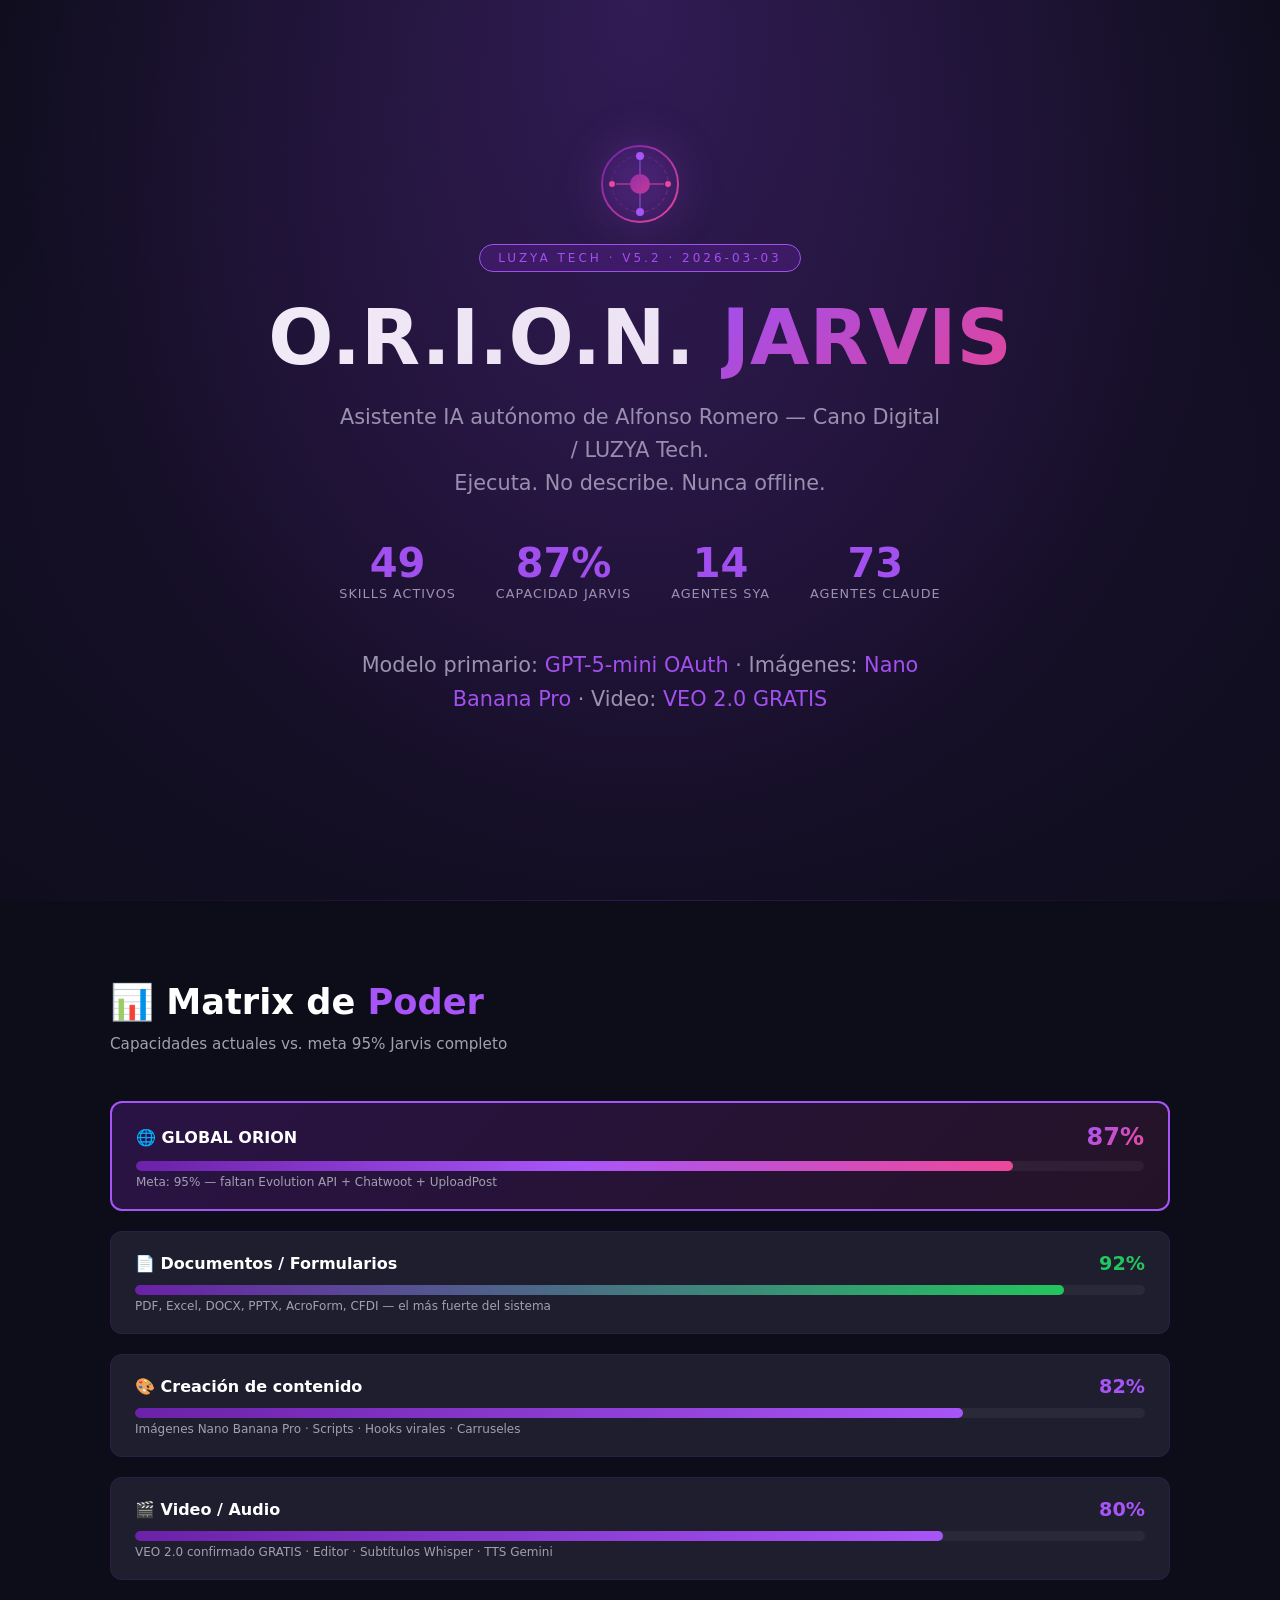
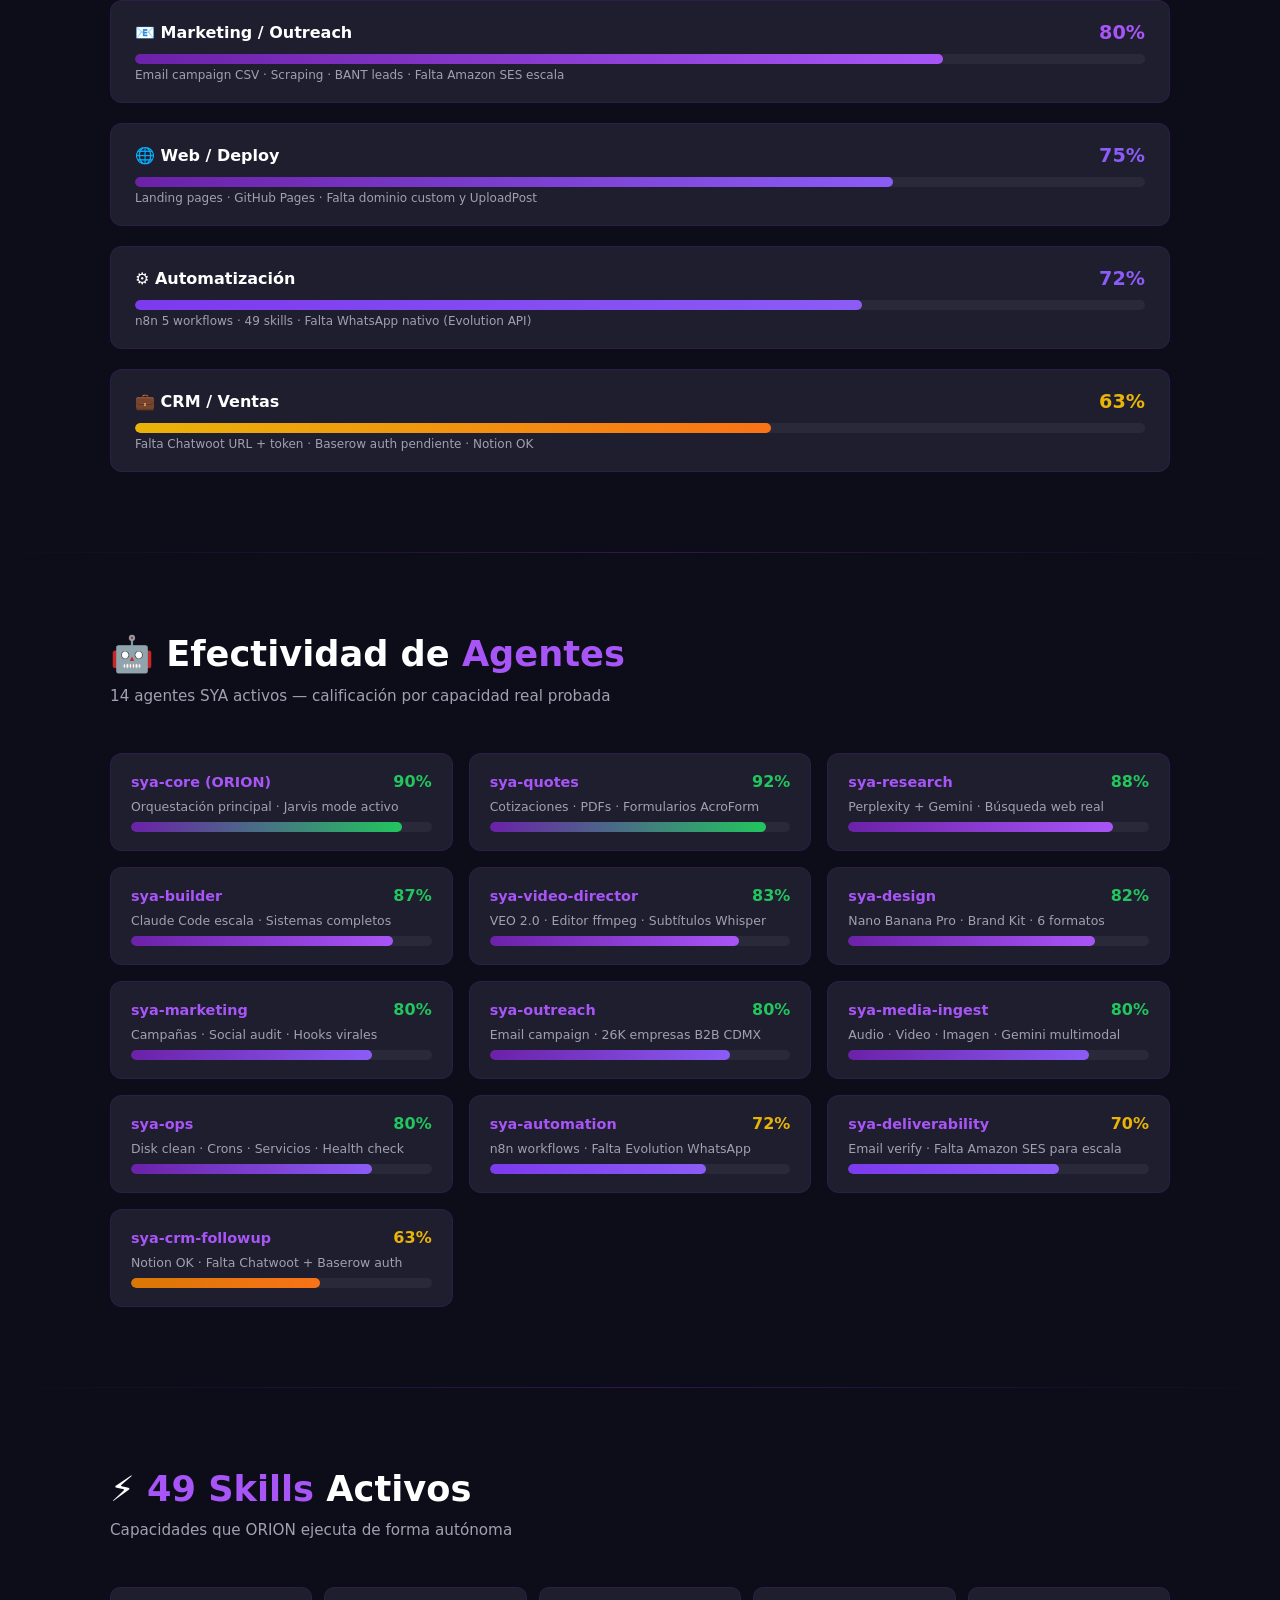
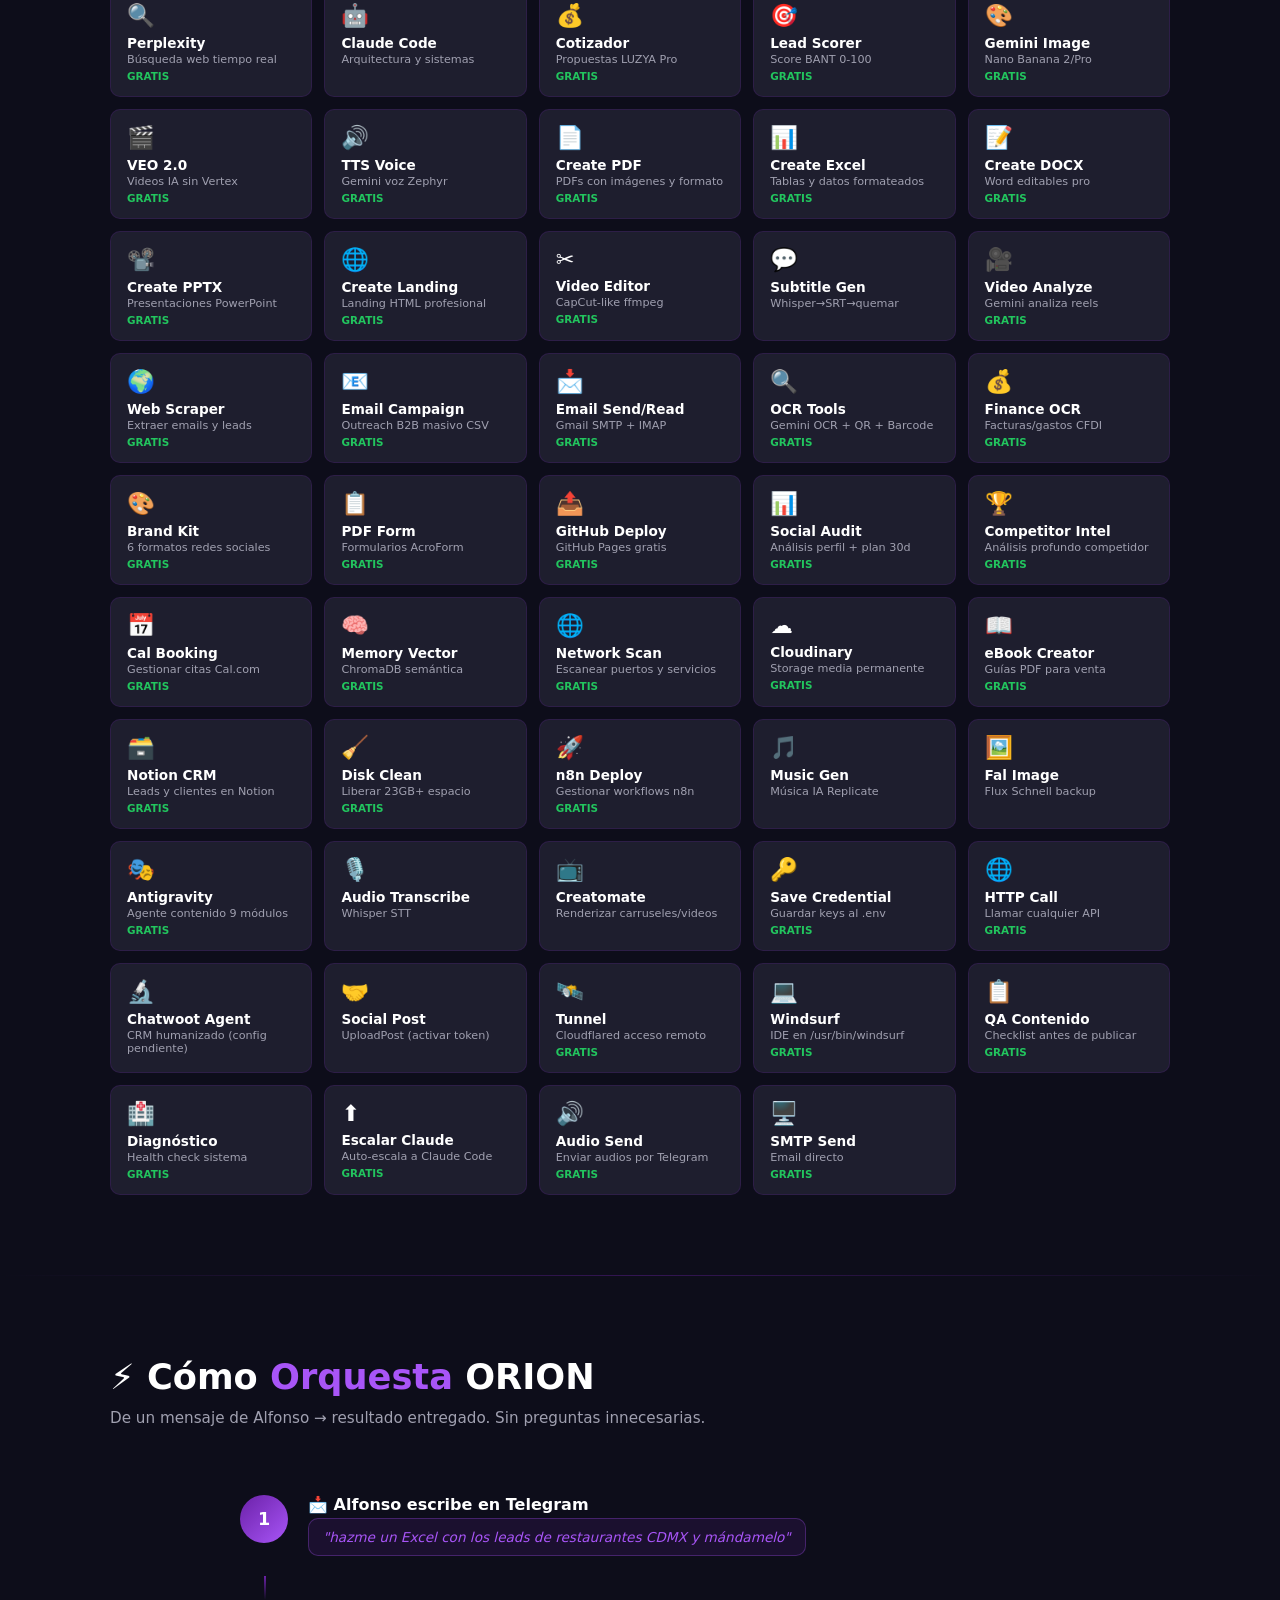
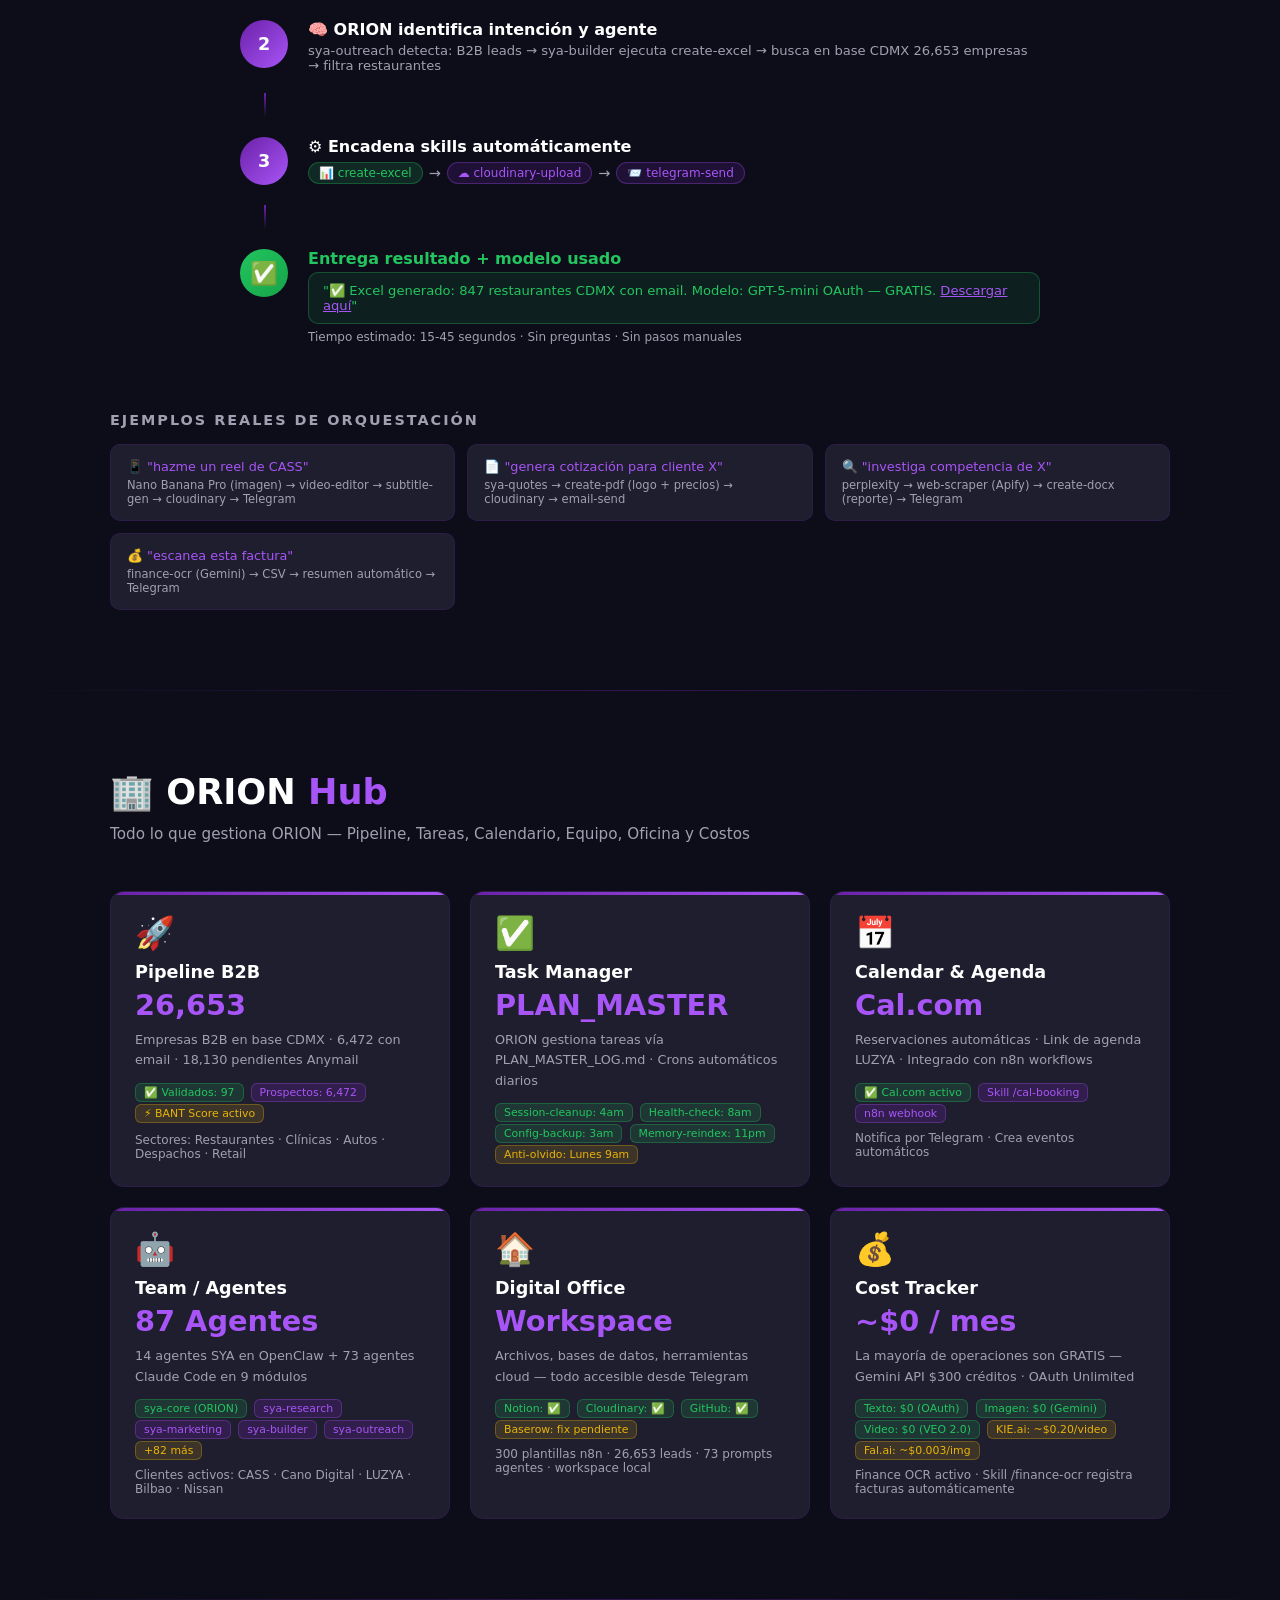
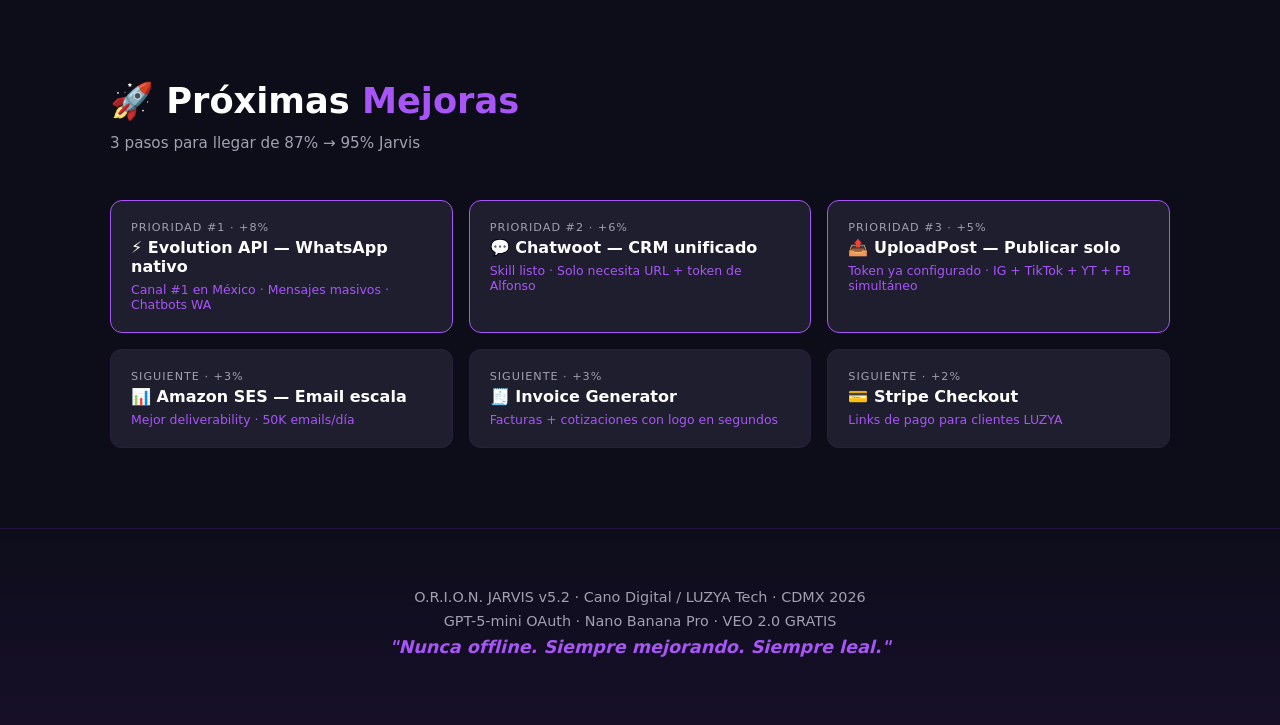
<file: orion-v52/index.html>
<!DOCTYPE html>
<html lang="es">
<head>
<meta charset="UTF-8">
<meta name="viewport" content="width=device-width, initial-scale=1.0">
<title>O.R.I.O.N. JARVIS v5.2 — Cano Digital / LUZYA Tech</title>
<style>
  * { margin: 0; padding: 0; box-sizing: border-box; }
  :root {
    --purple: #6B21A8;
    --purple-light: #9333EA;
    --purple-glow: #A855F7;
    --dark: #0D0D1A;
    --dark2: #1E1E2E;
    --dark3: #2A2A3E;
    --white: #FFFFFF;
    --gray: #A0A0B0;
    --green: #22C55E;
    --yellow: #EAB308;
    --red: #EF4444;
  }
  body { background: var(--dark); color: var(--white); font-family: 'Segoe UI', system-ui, sans-serif; overflow-x: hidden; }

  /* HERO */
  .hero {
    min-height: 100vh;
    display: flex; flex-direction: column; align-items: center; justify-content: center;
    text-align: center; padding: 40px 20px;
    background: radial-gradient(ellipse at top, #2D1B4E 0%, var(--dark) 70%);
    position: relative; overflow: hidden;
  }
  .hero::before {
    content: ''; position: absolute; top: -50%; left: -50%;
    width: 200%; height: 200%;
    background: radial-gradient(ellipse at center, rgba(107,33,168,0.15) 0%, transparent 60%);
    animation: pulse 4s ease-in-out infinite;
  }
  @keyframes pulse { 0%,100%{opacity:0.5;transform:scale(1)} 50%{opacity:1;transform:scale(1.05)} }
  .badge {
    background: rgba(107,33,168,0.3); border: 1px solid var(--purple-glow);
    color: var(--purple-glow); padding: 6px 18px; border-radius: 20px;
    font-size: 12px; letter-spacing: 3px; text-transform: uppercase;
    margin-bottom: 24px; display: inline-block;
  }
  .hero h1 { font-size: clamp(2.5rem, 6vw, 5rem); font-weight: 900; line-height: 1.1; margin-bottom: 20px; }
  .hero h1 span { background: linear-gradient(135deg, var(--purple-glow), #EC4899); -webkit-background-clip: text; -webkit-text-fill-color: transparent; }
  .hero p { font-size: clamp(1rem, 2vw, 1.3rem); color: var(--gray); max-width: 600px; margin-bottom: 40px; line-height: 1.6; }
  .hero-stats { display: flex; gap: 40px; flex-wrap: wrap; justify-content: center; margin-bottom: 48px; }
  .stat { text-align: center; }
  .stat-num { font-size: 2.5rem; font-weight: 900; color: var(--purple-glow); }
  .stat-label { font-size: 0.8rem; color: var(--gray); text-transform: uppercase; letter-spacing: 1px; }
  .hero-tag { color: var(--gray); font-size: 0.9rem; }
  .hero-tag span { color: var(--purple-glow); }

  /* SECTIONS */
  section { padding: 80px 20px; max-width: 1100px; margin: 0 auto; }
  .section-title { font-size: clamp(1.5rem, 3vw, 2.2rem); font-weight: 800; margin-bottom: 12px; }
  .section-title span { color: var(--purple-glow); }
  .section-sub { color: var(--gray); margin-bottom: 48px; font-size: 0.95rem; }

  /* POWER MATRIX */
  .matrix-grid { display: flex; flex-direction: column; gap: 20px; }
  .matrix-row { background: var(--dark2); border: 1px solid rgba(107,33,168,0.2); border-radius: 12px; padding: 20px 24px; }
  .matrix-header { display: flex; justify-content: space-between; align-items: center; margin-bottom: 10px; }
  .matrix-name { font-weight: 700; font-size: 1rem; }
  .matrix-pct { font-size: 1.2rem; font-weight: 900; }
  .bar-bg { background: rgba(255,255,255,0.05); border-radius: 6px; height: 10px; overflow: hidden; }
  .bar-fill { height: 100%; border-radius: 6px; transition: width 1s ease; }
  .bar-92 { background: linear-gradient(90deg, var(--purple), var(--green)); width: 92%; }
  .bar-87 { background: linear-gradient(90deg, var(--purple), var(--purple-glow)); width: 87%; }
  .bar-83 { background: linear-gradient(90deg, var(--purple), var(--purple-glow)); width: 83%; }
  .bar-82 { background: linear-gradient(90deg, var(--purple), var(--purple-glow)); width: 82%; }
  .bar-80 { background: linear-gradient(90deg, var(--purple), var(--purple-glow)); width: 80%; }
  .bar-75 { background: linear-gradient(90deg, var(--purple), #8B5CF6); width: 75%; }
  .bar-72 { background: linear-gradient(90deg, #7C3AED, #8B5CF6); width: 72%; }
  .bar-63 { background: linear-gradient(90deg, var(--yellow), #F97316); width: 63%; }
  .bar-global { background: linear-gradient(90deg, var(--purple), var(--purple-glow), #EC4899); width: 87%; }
  .matrix-note { font-size: 0.75rem; color: var(--gray); margin-top: 4px; }
  .matrix-global { background: linear-gradient(135deg, rgba(107,33,168,0.3), rgba(236,72,153,0.1)); border: 2px solid var(--purple-glow); }
  .matrix-global .matrix-pct { background: linear-gradient(135deg, var(--purple-glow), #EC4899); -webkit-background-clip: text; -webkit-text-fill-color: transparent; font-size: 1.5rem; }

  /* AGENTS */
  .agents-grid { display: grid; grid-template-columns: repeat(auto-fill, minmax(300px, 1fr)); gap: 16px; }
  .agent-card { background: var(--dark2); border: 1px solid rgba(107,33,168,0.2); border-radius: 12px; padding: 18px 20px; }
  .agent-header { display: flex; justify-content: space-between; align-items: center; margin-bottom: 8px; }
  .agent-name { font-weight: 700; font-size: 0.9rem; color: var(--purple-glow); }
  .agent-score { font-size: 1rem; font-weight: 900; }
  .score-high { color: var(--green); }
  .score-mid { color: var(--yellow); }
  .agent-desc { font-size: 0.78rem; color: var(--gray); margin-bottom: 8px; }

  /* SKILLS GRID */
  .skills-grid { display: grid; grid-template-columns: repeat(auto-fill, minmax(200px, 1fr)); gap: 12px; }
  .skill-card {
    background: var(--dark2); border: 1px solid rgba(107,33,168,0.2);
    border-radius: 10px; padding: 14px 16px;
    transition: border-color 0.2s, transform 0.2s;
  }
  .skill-card:hover { border-color: var(--purple-glow); transform: translateY(-2px); }
  .skill-emoji { font-size: 1.4rem; margin-bottom: 6px; }
  .skill-name { font-size: 0.85rem; font-weight: 700; margin-bottom: 2px; }
  .skill-desc { font-size: 0.7rem; color: var(--gray); }
  .skill-free { font-size: 0.65rem; color: var(--green); margin-top: 4px; font-weight: 600; }

  /* NEXT */
  .next-grid { display: grid; grid-template-columns: repeat(auto-fill, minmax(280px, 1fr)); gap: 16px; }
  .next-card { background: var(--dark2); border: 1px solid rgba(107,33,168,0.15); border-radius: 12px; padding: 20px; }
  .next-card.priority { border-color: var(--purple-glow); }
  .next-num { font-size: 0.7rem; color: var(--gray); margin-bottom: 4px; letter-spacing: 1px; }
  .next-title { font-weight: 700; margin-bottom: 6px; }
  .next-impact { font-size: 0.78rem; color: var(--purple-glow); }

  /* HUB SECTIONS — Pipeline, Task, Calendar, Team, Office, Cost */
  .hub-grid { display: grid; grid-template-columns: repeat(auto-fill, minmax(320px, 1fr)); gap: 20px; }
  .hub-card { background: var(--dark2); border: 1px solid rgba(107,33,168,0.2); border-radius: 14px; padding: 22px 24px; position: relative; overflow: hidden; }
  .hub-card::before { content: ''; position: absolute; top: 0; left: 0; right: 0; height: 3px; background: linear-gradient(90deg, var(--purple), var(--purple-glow)); }
  .hub-icon { font-size: 2rem; margin-bottom: 10px; }
  .hub-title { font-size: 1.1rem; font-weight: 800; margin-bottom: 6px; color: var(--white); }
  .hub-stat { font-size: 1.8rem; font-weight: 900; color: var(--purple-glow); margin-bottom: 8px; }
  .hub-desc { font-size: 0.8rem; color: var(--gray); line-height: 1.6; }
  .hub-tag { display: inline-block; background: rgba(107,33,168,0.25); border: 1px solid rgba(168,85,247,0.3); color: var(--purple-glow); border-radius: 6px; padding: 2px 8px; font-size: 0.68rem; margin: 2px 2px 0 0; }
  .hub-tag.green { background: rgba(34,197,94,0.15); border-color: rgba(34,197,94,0.3); color: var(--green); }
  .hub-tag.yellow { background: rgba(234,179,8,0.15); border-color: rgba(234,179,8,0.3); color: var(--yellow); }

  /* FOOTER */
  footer {
    text-align: center; padding: 60px 20px;
    background: linear-gradient(180deg, transparent, rgba(107,33,168,0.1));
    border-top: 1px solid rgba(107,33,168,0.2);
  }
  footer p { color: var(--gray); font-size: 0.9rem; margin-bottom: 8px; }
  footer .motto { font-size: 1.1rem; font-style: italic; color: var(--purple-glow); font-weight: 600; }

  /* DIVIDER */
  .divider { width: 100%; height: 1px; background: linear-gradient(90deg, transparent, rgba(107,33,168,0.4), transparent); margin: 0 auto; }

  @media(max-width:600px){
    .hero-stats{gap:24px}
    .stat-num{font-size:2rem}
  }
</style>
</head>
<body>

<!-- HERO -->
<div class="hero">
  <!-- LUZYA LOGO SVG -->
  <svg width="80" height="80" viewBox="0 0 80 80" fill="none" xmlns="http://www.w3.org/2000/svg" style="margin-bottom:20px;filter:drop-shadow(0 0 20px rgba(168,85,247,0.6))">
    <circle cx="40" cy="40" r="38" stroke="url(#g1)" stroke-width="2" fill="rgba(107,33,168,0.15)"/>
    <circle cx="40" cy="40" r="28" stroke="url(#g1)" stroke-width="1" stroke-dasharray="4 3" fill="none" opacity="0.4"/>
    <circle cx="40" cy="40" r="10" fill="url(#g1)"/>
    <!-- Orbiting dots -->
    <circle cx="40" cy="12" r="4" fill="#A855F7"/>
    <circle cx="68" cy="40" r="3" fill="#EC4899"/>
    <circle cx="40" cy="68" r="4" fill="#A855F7"/>
    <circle cx="12" cy="40" r="3" fill="#EC4899"/>
    <!-- Lines -->
    <line x1="40" y1="16" x2="40" y2="30" stroke="#A855F7" stroke-width="1.5" opacity="0.6"/>
    <line x1="64" y1="40" x2="50" y2="40" stroke="#EC4899" stroke-width="1.5" opacity="0.6"/>
    <line x1="40" y1="64" x2="40" y2="50" stroke="#A855F7" stroke-width="1.5" opacity="0.6"/>
    <line x1="16" y1="40" x2="30" y2="40" stroke="#EC4899" stroke-width="1.5" opacity="0.6"/>
    <defs>
      <linearGradient id="g1" x1="0" y1="0" x2="80" y2="80" gradientUnits="userSpaceOnUse">
        <stop offset="0%" stop-color="#6B21A8"/>
        <stop offset="100%" stop-color="#EC4899"/>
      </linearGradient>
    </defs>
  </svg>
  <div class="badge">LUZYA TECH · v5.2 · 2026-03-03</div>
  <h1>O.R.I.O.N. <span>JARVIS</span></h1>
  <p>Asistente IA autónomo de Alfonso Romero — Cano Digital / LUZYA Tech.<br>Ejecuta. No describe. Nunca offline.</p>
  <div class="hero-stats">
    <div class="stat"><div class="stat-num">49</div><div class="stat-label">Skills activos</div></div>
    <div class="stat"><div class="stat-num">87%</div><div class="stat-label">Capacidad Jarvis</div></div>
    <div class="stat"><div class="stat-num">14</div><div class="stat-label">Agentes SYA</div></div>
    <div class="stat"><div class="stat-num">73</div><div class="stat-label">Agentes Claude</div></div>
  </div>
  <p class="hero-tag">Modelo primario: <span>GPT-5-mini OAuth</span> · Imágenes: <span>Nano Banana Pro</span> · Video: <span>VEO 2.0 GRATIS</span></p>
</div>

<div class="divider"></div>

<!-- MATRIX DE PODER -->
<section>
  <div class="section-title">📊 Matrix de <span>Poder</span></div>
  <div class="section-sub">Capacidades actuales vs. meta 95% Jarvis completo</div>
  <div class="matrix-grid">

    <div class="matrix-row matrix-global">
      <div class="matrix-header">
        <span class="matrix-name">🌐 GLOBAL ORION</span>
        <span class="matrix-pct">87%</span>
      </div>
      <div class="bar-bg"><div class="bar-fill bar-global"></div></div>
      <div class="matrix-note">Meta: 95% — faltan Evolution API + Chatwoot + UploadPost</div>
    </div>

    <div class="matrix-row">
      <div class="matrix-header">
        <span class="matrix-name">📄 Documentos / Formularios</span>
        <span class="matrix-pct" style="color:#22C55E">92%</span>
      </div>
      <div class="bar-bg"><div class="bar-fill bar-92"></div></div>
      <div class="matrix-note">PDF, Excel, DOCX, PPTX, AcroForm, CFDI — el más fuerte del sistema</div>
    </div>

    <div class="matrix-row">
      <div class="matrix-header">
        <span class="matrix-name">🎨 Creación de contenido</span>
        <span class="matrix-pct" style="color:#A855F7">82%</span>
      </div>
      <div class="bar-bg"><div class="bar-fill bar-82"></div></div>
      <div class="matrix-note">Imágenes Nano Banana Pro · Scripts · Hooks virales · Carruseles</div>
    </div>

    <div class="matrix-row">
      <div class="matrix-header">
        <span class="matrix-name">🎬 Video / Audio</span>
        <span class="matrix-pct" style="color:#A855F7">80%</span>
      </div>
      <div class="bar-bg"><div class="bar-fill bar-80"></div></div>
      <div class="matrix-note">VEO 2.0 confirmado GRATIS · Editor · Subtítulos Whisper · TTS Gemini</div>
    </div>

    <div class="matrix-row">
      <div class="matrix-header">
        <span class="matrix-name">📧 Marketing / Outreach</span>
        <span class="matrix-pct" style="color:#A855F7">80%</span>
      </div>
      <div class="bar-bg"><div class="bar-fill bar-80"></div></div>
      <div class="matrix-note">Email campaign CSV · Scraping · BANT leads · Falta Amazon SES escala</div>
    </div>

    <div class="matrix-row">
      <div class="matrix-header">
        <span class="matrix-name">🌐 Web / Deploy</span>
        <span class="matrix-pct" style="color:#8B5CF6">75%</span>
      </div>
      <div class="bar-bg"><div class="bar-fill bar-75"></div></div>
      <div class="matrix-note">Landing pages · GitHub Pages · Falta dominio custom y UploadPost</div>
    </div>

    <div class="matrix-row">
      <div class="matrix-header">
        <span class="matrix-name">⚙️ Automatización</span>
        <span class="matrix-pct" style="color:#8B5CF6">72%</span>
      </div>
      <div class="bar-bg"><div class="bar-fill bar-72"></div></div>
      <div class="matrix-note">n8n 5 workflows · 49 skills · Falta WhatsApp nativo (Evolution API)</div>
    </div>

    <div class="matrix-row">
      <div class="matrix-header">
        <span class="matrix-name">💼 CRM / Ventas</span>
        <span class="matrix-pct" style="color:#EAB308">63%</span>
      </div>
      <div class="bar-bg"><div class="bar-fill bar-63"></div></div>
      <div class="matrix-note">Falta Chatwoot URL + token · Baserow auth pendiente · Notion OK</div>
    </div>

  </div>
</section>

<div class="divider"></div>

<!-- EFECTIVIDAD AGENTES -->
<section>
  <div class="section-title">🤖 Efectividad de <span>Agentes</span></div>
  <div class="section-sub">14 agentes SYA activos — calificación por capacidad real probada</div>
  <div class="agents-grid">

    <div class="agent-card">
      <div class="agent-header"><span class="agent-name">sya-core (ORION)</span><span class="agent-score score-high">90%</span></div>
      <div class="agent-desc">Orquestación principal · Jarvis mode activo</div>
      <div class="bar-bg"><div class="bar-fill" style="background:linear-gradient(90deg,#6B21A8,#22C55E);width:90%"></div></div>
    </div>

    <div class="agent-card">
      <div class="agent-header"><span class="agent-name">sya-quotes</span><span class="agent-score score-high">92%</span></div>
      <div class="agent-desc">Cotizaciones · PDFs · Formularios AcroForm</div>
      <div class="bar-bg"><div class="bar-fill" style="background:linear-gradient(90deg,#6B21A8,#22C55E);width:92%"></div></div>
    </div>

    <div class="agent-card">
      <div class="agent-header"><span class="agent-name">sya-research</span><span class="agent-score score-high">88%</span></div>
      <div class="agent-desc">Perplexity + Gemini · Búsqueda web real</div>
      <div class="bar-bg"><div class="bar-fill" style="background:linear-gradient(90deg,#6B21A8,#A855F7);width:88%"></div></div>
    </div>

    <div class="agent-card">
      <div class="agent-header"><span class="agent-name">sya-builder</span><span class="agent-score score-high">87%</span></div>
      <div class="agent-desc">Claude Code escala · Sistemas completos</div>
      <div class="bar-bg"><div class="bar-fill" style="background:linear-gradient(90deg,#6B21A8,#A855F7);width:87%"></div></div>
    </div>

    <div class="agent-card">
      <div class="agent-header"><span class="agent-name">sya-video-director</span><span class="agent-score score-high">83%</span></div>
      <div class="agent-desc">VEO 2.0 · Editor ffmpeg · Subtítulos Whisper</div>
      <div class="bar-bg"><div class="bar-fill" style="background:linear-gradient(90deg,#6B21A8,#A855F7);width:83%"></div></div>
    </div>

    <div class="agent-card">
      <div class="agent-header"><span class="agent-name">sya-design</span><span class="agent-score score-high">82%</span></div>
      <div class="agent-desc">Nano Banana Pro · Brand Kit · 6 formatos</div>
      <div class="bar-bg"><div class="bar-fill" style="background:linear-gradient(90deg,#6B21A8,#A855F7);width:82%"></div></div>
    </div>

    <div class="agent-card">
      <div class="agent-header"><span class="agent-name">sya-marketing</span><span class="agent-score score-high">80%</span></div>
      <div class="agent-desc">Campañas · Social audit · Hooks virales</div>
      <div class="bar-bg"><div class="bar-fill" style="background:linear-gradient(90deg,#6B21A8,#8B5CF6);width:80%"></div></div>
    </div>

    <div class="agent-card">
      <div class="agent-header"><span class="agent-name">sya-outreach</span><span class="agent-score score-high">80%</span></div>
      <div class="agent-desc">Email campaign · 26K empresas B2B CDMX</div>
      <div class="bar-bg"><div class="bar-fill" style="background:linear-gradient(90deg,#6B21A8,#8B5CF6);width:80%"></div></div>
    </div>

    <div class="agent-card">
      <div class="agent-header"><span class="agent-name">sya-media-ingest</span><span class="agent-score score-high">80%</span></div>
      <div class="agent-desc">Audio · Video · Imagen · Gemini multimodal</div>
      <div class="bar-bg"><div class="bar-fill" style="background:linear-gradient(90deg,#6B21A8,#8B5CF6);width:80%"></div></div>
    </div>

    <div class="agent-card">
      <div class="agent-header"><span class="agent-name">sya-ops</span><span class="agent-score score-high">80%</span></div>
      <div class="agent-desc">Disk clean · Crons · Servicios · Health check</div>
      <div class="bar-bg"><div class="bar-fill" style="background:linear-gradient(90deg,#6B21A8,#8B5CF6);width:80%"></div></div>
    </div>

    <div class="agent-card">
      <div class="agent-header"><span class="agent-name">sya-automation</span><span class="agent-score score-mid">72%</span></div>
      <div class="agent-desc">n8n workflows · Falta Evolution WhatsApp</div>
      <div class="bar-bg"><div class="bar-fill" style="background:linear-gradient(90deg,#7C3AED,#8B5CF6);width:72%"></div></div>
    </div>

    <div class="agent-card">
      <div class="agent-header"><span class="agent-name">sya-deliverability</span><span class="agent-score score-mid">70%</span></div>
      <div class="agent-desc">Email verify · Falta Amazon SES para escala</div>
      <div class="bar-bg"><div class="bar-fill" style="background:linear-gradient(90deg,#7C3AED,#8B5CF6);width:70%"></div></div>
    </div>

    <div class="agent-card">
      <div class="agent-header"><span class="agent-name">sya-crm-followup</span><span class="agent-score score-mid">63%</span></div>
      <div class="agent-desc">Notion OK · Falta Chatwoot + Baserow auth</div>
      <div class="bar-bg"><div class="bar-fill" style="background:linear-gradient(90deg,#D97706,#F97316);width:63%"></div></div>
    </div>

  </div>
</section>

<div class="divider"></div>

<!-- 49 SKILLS -->
<section>
  <div class="section-title">⚡ <span>49 Skills</span> Activos</div>
  <div class="section-sub">Capacidades que ORION ejecuta de forma autónoma</div>
  <div class="skills-grid">
    <div class="skill-card"><div class="skill-emoji">🔍</div><div class="skill-name">Perplexity</div><div class="skill-desc">Búsqueda web tiempo real</div><div class="skill-free">GRATIS</div></div>
    <div class="skill-card"><div class="skill-emoji">🤖</div><div class="skill-name">Claude Code</div><div class="skill-desc">Arquitectura y sistemas</div></div>
    <div class="skill-card"><div class="skill-emoji">💰</div><div class="skill-name">Cotizador</div><div class="skill-desc">Propuestas LUZYA Pro</div><div class="skill-free">GRATIS</div></div>
    <div class="skill-card"><div class="skill-emoji">🎯</div><div class="skill-name">Lead Scorer</div><div class="skill-desc">Score BANT 0-100</div><div class="skill-free">GRATIS</div></div>
    <div class="skill-card"><div class="skill-emoji">🎨</div><div class="skill-name">Gemini Image</div><div class="skill-desc">Nano Banana 2/Pro</div><div class="skill-free">GRATIS</div></div>
    <div class="skill-card"><div class="skill-emoji">🎬</div><div class="skill-name">VEO 2.0</div><div class="skill-desc">Videos IA sin Vertex</div><div class="skill-free">GRATIS</div></div>
    <div class="skill-card"><div class="skill-emoji">🔊</div><div class="skill-name">TTS Voice</div><div class="skill-desc">Gemini voz Zephyr</div><div class="skill-free">GRATIS</div></div>
    <div class="skill-card"><div class="skill-emoji">📄</div><div class="skill-name">Create PDF</div><div class="skill-desc">PDFs con imágenes y formato</div><div class="skill-free">GRATIS</div></div>
    <div class="skill-card"><div class="skill-emoji">📊</div><div class="skill-name">Create Excel</div><div class="skill-desc">Tablas y datos formateados</div><div class="skill-free">GRATIS</div></div>
    <div class="skill-card"><div class="skill-emoji">📝</div><div class="skill-name">Create DOCX</div><div class="skill-desc">Word editables pro</div><div class="skill-free">GRATIS</div></div>
    <div class="skill-card"><div class="skill-emoji">📽️</div><div class="skill-name">Create PPTX</div><div class="skill-desc">Presentaciones PowerPoint</div><div class="skill-free">GRATIS</div></div>
    <div class="skill-card"><div class="skill-emoji">🌐</div><div class="skill-name">Create Landing</div><div class="skill-desc">Landing HTML profesional</div><div class="skill-free">GRATIS</div></div>
    <div class="skill-card"><div class="skill-emoji">✂️</div><div class="skill-name">Video Editor</div><div class="skill-desc">CapCut-like ffmpeg</div><div class="skill-free">GRATIS</div></div>
    <div class="skill-card"><div class="skill-emoji">💬</div><div class="skill-name">Subtitle Gen</div><div class="skill-desc">Whisper→SRT→quemar</div></div>
    <div class="skill-card"><div class="skill-emoji">🎥</div><div class="skill-name">Video Analyze</div><div class="skill-desc">Gemini analiza reels</div><div class="skill-free">GRATIS</div></div>
    <div class="skill-card"><div class="skill-emoji">🌍</div><div class="skill-name">Web Scraper</div><div class="skill-desc">Extraer emails y leads</div><div class="skill-free">GRATIS</div></div>
    <div class="skill-card"><div class="skill-emoji">📧</div><div class="skill-name">Email Campaign</div><div class="skill-desc">Outreach B2B masivo CSV</div><div class="skill-free">GRATIS</div></div>
    <div class="skill-card"><div class="skill-emoji">📩</div><div class="skill-name">Email Send/Read</div><div class="skill-desc">Gmail SMTP + IMAP</div><div class="skill-free">GRATIS</div></div>
    <div class="skill-card"><div class="skill-emoji">🔍</div><div class="skill-name">OCR Tools</div><div class="skill-desc">Gemini OCR + QR + Barcode</div><div class="skill-free">GRATIS</div></div>
    <div class="skill-card"><div class="skill-emoji">💰</div><div class="skill-name">Finance OCR</div><div class="skill-desc">Facturas/gastos CFDI</div><div class="skill-free">GRATIS</div></div>
    <div class="skill-card"><div class="skill-emoji">🎨</div><div class="skill-name">Brand Kit</div><div class="skill-desc">6 formatos redes sociales</div><div class="skill-free">GRATIS</div></div>
    <div class="skill-card"><div class="skill-emoji">📋</div><div class="skill-name">PDF Form</div><div class="skill-desc">Formularios AcroForm</div><div class="skill-free">GRATIS</div></div>
    <div class="skill-card"><div class="skill-emoji">📤</div><div class="skill-name">GitHub Deploy</div><div class="skill-desc">GitHub Pages gratis</div><div class="skill-free">GRATIS</div></div>
    <div class="skill-card"><div class="skill-emoji">📊</div><div class="skill-name">Social Audit</div><div class="skill-desc">Análisis perfil + plan 30d</div><div class="skill-free">GRATIS</div></div>
    <div class="skill-card"><div class="skill-emoji">🏆</div><div class="skill-name">Competitor Intel</div><div class="skill-desc">Análisis profundo competidor</div><div class="skill-free">GRATIS</div></div>
    <div class="skill-card"><div class="skill-emoji">📅</div><div class="skill-name">Cal Booking</div><div class="skill-desc">Gestionar citas Cal.com</div><div class="skill-free">GRATIS</div></div>
    <div class="skill-card"><div class="skill-emoji">🧠</div><div class="skill-name">Memory Vector</div><div class="skill-desc">ChromaDB semántica</div><div class="skill-free">GRATIS</div></div>
    <div class="skill-card"><div class="skill-emoji">🌐</div><div class="skill-name">Network Scan</div><div class="skill-desc">Escanear puertos y servicios</div><div class="skill-free">GRATIS</div></div>
    <div class="skill-card"><div class="skill-emoji">☁️</div><div class="skill-name">Cloudinary</div><div class="skill-desc">Storage media permanente</div><div class="skill-free">GRATIS</div></div>
    <div class="skill-card"><div class="skill-emoji">📖</div><div class="skill-name">eBook Creator</div><div class="skill-desc">Guías PDF para venta</div><div class="skill-free">GRATIS</div></div>
    <div class="skill-card"><div class="skill-emoji">🗃️</div><div class="skill-name">Notion CRM</div><div class="skill-desc">Leads y clientes en Notion</div><div class="skill-free">GRATIS</div></div>
    <div class="skill-card"><div class="skill-emoji">🧹</div><div class="skill-name">Disk Clean</div><div class="skill-desc">Liberar 23GB+ espacio</div><div class="skill-free">GRATIS</div></div>
    <div class="skill-card"><div class="skill-emoji">🚀</div><div class="skill-name">n8n Deploy</div><div class="skill-desc">Gestionar workflows n8n</div><div class="skill-free">GRATIS</div></div>
    <div class="skill-card"><div class="skill-emoji">🎵</div><div class="skill-name">Music Gen</div><div class="skill-desc">Música IA Replicate</div></div>
    <div class="skill-card"><div class="skill-emoji">🖼️</div><div class="skill-name">Fal Image</div><div class="skill-desc">Flux Schnell backup</div></div>
    <div class="skill-card"><div class="skill-emoji">🎭</div><div class="skill-name">Antigravity</div><div class="skill-desc">Agente contenido 9 módulos</div><div class="skill-free">GRATIS</div></div>
    <div class="skill-card"><div class="skill-emoji">🎙️</div><div class="skill-name">Audio Transcribe</div><div class="skill-desc">Whisper STT</div></div>
    <div class="skill-card"><div class="skill-emoji">📺</div><div class="skill-name">Creatomate</div><div class="skill-desc">Renderizar carruseles/videos</div></div>
    <div class="skill-card"><div class="skill-emoji">🔑</div><div class="skill-name">Save Credential</div><div class="skill-desc">Guardar keys al .env</div><div class="skill-free">GRATIS</div></div>
    <div class="skill-card"><div class="skill-emoji">🌐</div><div class="skill-name">HTTP Call</div><div class="skill-desc">Llamar cualquier API</div><div class="skill-free">GRATIS</div></div>
    <div class="skill-card"><div class="skill-emoji">🔬</div><div class="skill-name">Chatwoot Agent</div><div class="skill-desc">CRM humanizado (config pendiente)</div></div>
    <div class="skill-card"><div class="skill-emoji">🤝</div><div class="skill-name">Social Post</div><div class="skill-desc">UploadPost (activar token)</div></div>
    <div class="skill-card"><div class="skill-emoji">🛰️</div><div class="skill-name">Tunnel</div><div class="skill-desc">Cloudflared acceso remoto</div><div class="skill-free">GRATIS</div></div>
    <div class="skill-card"><div class="skill-emoji">💻</div><div class="skill-name">Windsurf</div><div class="skill-desc">IDE en /usr/bin/windsurf</div><div class="skill-free">GRATIS</div></div>
    <div class="skill-card"><div class="skill-emoji">📋</div><div class="skill-name">QA Contenido</div><div class="skill-desc">Checklist antes de publicar</div><div class="skill-free">GRATIS</div></div>
    <div class="skill-card"><div class="skill-emoji">🏥</div><div class="skill-name">Diagnóstico</div><div class="skill-desc">Health check sistema</div><div class="skill-free">GRATIS</div></div>
    <div class="skill-card"><div class="skill-emoji">⬆️</div><div class="skill-name">Escalar Claude</div><div class="skill-desc">Auto-escala a Claude Code</div><div class="skill-free">GRATIS</div></div>
    <div class="skill-card"><div class="skill-emoji">🔊</div><div class="skill-name">Audio Send</div><div class="skill-desc">Enviar audios por Telegram</div><div class="skill-free">GRATIS</div></div>
    <div class="skill-card"><div class="skill-emoji">🖥️</div><div class="skill-name">SMTP Send</div><div class="skill-desc">Email directo</div><div class="skill-free">GRATIS</div></div>
  </div>
</section>

<div class="divider"></div>

<!-- ORQUESTACIÓN — Cómo ORION ejecuta una tarea -->
<section>
  <div class="section-title">⚡ Cómo <span>Orquesta</span> ORION</div>
  <div class="section-sub">De un mensaje de Alfonso → resultado entregado. Sin preguntas innecesarias.</div>

  <div style="display:flex;flex-direction:column;gap:0;max-width:800px;margin:0 auto;">

    <!-- Paso 1 -->
    <div style="display:flex;align-items:flex-start;gap:20px;padding:20px 0;">
      <div style="min-width:48px;height:48px;border-radius:50%;background:linear-gradient(135deg,#6B21A8,#A855F7);display:flex;align-items:center;justify-content:center;font-weight:900;font-size:1.1rem;flex-shrink:0;">1</div>
      <div>
        <div style="font-weight:700;font-size:1rem;margin-bottom:4px;">📩 Alfonso escribe en Telegram</div>
        <div style="background:rgba(107,33,168,0.15);border:1px solid rgba(168,85,247,0.3);border-radius:10px;padding:10px 14px;font-size:0.85rem;color:#A855F7;font-style:italic;">"hazme un Excel con los leads de restaurantes CDMX y mándamelo"</div>
      </div>
    </div>
    <div style="margin-left:24px;width:2px;height:24px;background:linear-gradient(180deg,#6B21A8,transparent);"></div>

    <!-- Paso 2 -->
    <div style="display:flex;align-items:flex-start;gap:20px;padding:20px 0;">
      <div style="min-width:48px;height:48px;border-radius:50%;background:linear-gradient(135deg,#6B21A8,#A855F7);display:flex;align-items:center;justify-content:center;font-weight:900;font-size:1.1rem;flex-shrink:0;">2</div>
      <div>
        <div style="font-weight:700;font-size:1rem;margin-bottom:4px;">🧠 ORION identifica intención y agente</div>
        <div style="font-size:0.82rem;color:#A0A0B0;">sya-outreach detecta: B2B leads → sya-builder ejecuta create-excel → busca en base CDMX 26,653 empresas → filtra restaurantes</div>
      </div>
    </div>
    <div style="margin-left:24px;width:2px;height:24px;background:linear-gradient(180deg,#6B21A8,transparent);"></div>

    <!-- Paso 3 -->
    <div style="display:flex;align-items:flex-start;gap:20px;padding:20px 0;">
      <div style="min-width:48px;height:48px;border-radius:50%;background:linear-gradient(135deg,#6B21A8,#A855F7);display:flex;align-items:center;justify-content:center;font-weight:900;font-size:1.1rem;flex-shrink:0;">3</div>
      <div>
        <div style="font-weight:700;font-size:1rem;margin-bottom:4px;">⚙️ Encadena skills automáticamente</div>
        <div style="display:flex;flex-wrap:wrap;gap:6px;margin-top:6px;">
          <span style="background:rgba(34,197,94,0.15);border:1px solid rgba(34,197,94,0.3);color:#22C55E;padding:3px 10px;border-radius:20px;font-size:0.75rem;">📊 create-excel</span>
          <span style="color:#A0A0B0;font-size:0.9rem;align-self:center;">→</span>
          <span style="background:rgba(107,33,168,0.2);border:1px solid rgba(168,85,247,0.3);color:#A855F7;padding:3px 10px;border-radius:20px;font-size:0.75rem;">☁️ cloudinary-upload</span>
          <span style="color:#A0A0B0;font-size:0.9rem;align-self:center;">→</span>
          <span style="background:rgba(107,33,168,0.2);border:1px solid rgba(168,85,247,0.3);color:#A855F7;padding:3px 10px;border-radius:20px;font-size:0.75rem;">📨 telegram-send</span>
        </div>
      </div>
    </div>
    <div style="margin-left:24px;width:2px;height:24px;background:linear-gradient(180deg,#6B21A8,transparent);"></div>

    <!-- Paso 4 -->
    <div style="display:flex;align-items:flex-start;gap:20px;padding:20px 0;">
      <div style="min-width:48px;height:48px;border-radius:50%;background:linear-gradient(135deg,#22C55E,#16A34A);display:flex;align-items:center;justify-content:center;font-size:1.4rem;flex-shrink:0;">✅</div>
      <div>
        <div style="font-weight:700;font-size:1rem;margin-bottom:4px;color:#22C55E;">Entrega resultado + modelo usado</div>
        <div style="background:rgba(34,197,94,0.1);border:1px solid rgba(34,197,94,0.3);border-radius:10px;padding:10px 14px;font-size:0.82rem;color:#22C55E;">"✅ Excel generado: 847 restaurantes CDMX con email. Modelo: GPT-5-mini OAuth — GRATIS. <a href='#' style='color:#A855F7'>Descargar aquí</a>"</div>
        <div style="font-size:0.75rem;color:#A0A0B0;margin-top:6px;">Tiempo estimado: 15-45 segundos · Sin preguntas · Sin pasos manuales</div>
      </div>
    </div>

  </div>

  <!-- Ejemplos de orquestación -->
  <div style="margin-top:48px;">
    <div style="font-size:0.9rem;font-weight:700;color:#A0A0B0;letter-spacing:2px;text-transform:uppercase;margin-bottom:16px;">Ejemplos reales de orquestación</div>
    <div style="display:grid;grid-template-columns:repeat(auto-fill,minmax(280px,1fr));gap:12px;">
      <div style="background:var(--dark2);border:1px solid rgba(107,33,168,0.2);border-radius:10px;padding:14px 16px;">
        <div style="font-size:0.8rem;color:#A855F7;margin-bottom:4px;">📱 "hazme un reel de CASS"</div>
        <div style="font-size:0.72rem;color:#A0A0B0;">Nano Banana Pro (imagen) → video-editor → subtitle-gen → cloudinary → Telegram</div>
      </div>
      <div style="background:var(--dark2);border:1px solid rgba(107,33,168,0.2);border-radius:10px;padding:14px 16px;">
        <div style="font-size:0.8rem;color:#A855F7;margin-bottom:4px;">📄 "genera cotización para cliente X"</div>
        <div style="font-size:0.72rem;color:#A0A0B0;">sya-quotes → create-pdf (logo + precios) → cloudinary → email-send</div>
      </div>
      <div style="background:var(--dark2);border:1px solid rgba(107,33,168,0.2);border-radius:10px;padding:14px 16px;">
        <div style="font-size:0.8rem;color:#A855F7;margin-bottom:4px;">🔍 "investiga competencia de X"</div>
        <div style="font-size:0.72rem;color:#A0A0B0;">perplexity → web-scraper (Apify) → create-docx (reporte) → Telegram</div>
      </div>
      <div style="background:var(--dark2);border:1px solid rgba(107,33,168,0.2);border-radius:10px;padding:14px 16px;">
        <div style="font-size:0.8rem;color:#A855F7;margin-bottom:4px;">💰 "escanea esta factura"</div>
        <div style="font-size:0.72rem;color:#A0A0B0;">finance-ocr (Gemini) → CSV → resumen automático → Telegram</div>
      </div>
    </div>
  </div>
</section>

<div class="divider"></div>

<!-- HUB ORION — Pipeline / Task / Calendar / Team / Office / Cost -->
<section>
  <div class="section-title">🏢 ORION <span>Hub</span></div>
  <div class="section-sub">Todo lo que gestiona ORION — Pipeline, Tareas, Calendario, Equipo, Oficina y Costos</div>
  <div class="hub-grid">

    <!-- PIPELINE -->
    <div class="hub-card">
      <div class="hub-icon">🚀</div>
      <div class="hub-title">Pipeline B2B</div>
      <div class="hub-stat">26,653</div>
      <div class="hub-desc">Empresas B2B en base CDMX · 6,472 con email · 18,130 pendientes Anymail</div>
      <div style="margin-top:10px">
        <span class="hub-tag green">✅ Validados: 97</span>
        <span class="hub-tag">Prospectos: 6,472</span>
        <span class="hub-tag yellow">⚡ BANT Score activo</span>
      </div>
      <div style="margin-top:10px;font-size:0.75rem;color:var(--gray)">Sectores: Restaurantes · Clínicas · Autos · Despachos · Retail</div>
    </div>

    <!-- TASK -->
    <div class="hub-card">
      <div class="hub-icon">✅</div>
      <div class="hub-title">Task Manager</div>
      <div class="hub-stat">PLAN_MASTER</div>
      <div class="hub-desc">ORION gestiona tareas vía PLAN_MASTER_LOG.md · Crons automáticos diarios</div>
      <div style="margin-top:10px">
        <span class="hub-tag green">Session-cleanup: 4am</span>
        <span class="hub-tag green">Health-check: 8am</span>
        <span class="hub-tag green">Config-backup: 3am</span>
        <span class="hub-tag green">Memory-reindex: 11pm</span>
        <span class="hub-tag yellow">Anti-olvido: Lunes 9am</span>
      </div>
    </div>

    <!-- CALENDAR -->
    <div class="hub-card">
      <div class="hub-icon">📅</div>
      <div class="hub-title">Calendar & Agenda</div>
      <div class="hub-stat">Cal.com</div>
      <div class="hub-desc">Reservaciones automáticas · Link de agenda LUZYA · Integrado con n8n workflows</div>
      <div style="margin-top:10px">
        <span class="hub-tag green">✅ Cal.com activo</span>
        <span class="hub-tag">Skill /cal-booking</span>
        <span class="hub-tag">n8n webhook</span>
      </div>
      <div style="margin-top:8px;font-size:0.75rem;color:var(--gray)">Notifica por Telegram · Crea eventos automáticos</div>
    </div>

    <!-- TEAM -->
    <div class="hub-card">
      <div class="hub-icon">🤖</div>
      <div class="hub-title">Team / Agentes</div>
      <div class="hub-stat">87 Agentes</div>
      <div class="hub-desc">14 agentes SYA en OpenClaw + 73 agentes Claude Code en 9 módulos</div>
      <div style="margin-top:10px">
        <span class="hub-tag green">sya-core (ORION)</span>
        <span class="hub-tag">sya-research</span>
        <span class="hub-tag">sya-marketing</span>
        <span class="hub-tag">sya-builder</span>
        <span class="hub-tag">sya-outreach</span>
        <span class="hub-tag yellow">+82 más</span>
      </div>
      <div style="margin-top:8px;font-size:0.75rem;color:var(--gray)">Clientes activos: CASS · Cano Digital · LUZYA · Bilbao · Nissan</div>
    </div>

    <!-- OFFICE -->
    <div class="hub-card">
      <div class="hub-icon">🏠</div>
      <div class="hub-title">Digital Office</div>
      <div class="hub-stat">Workspace</div>
      <div class="hub-desc">Archivos, bases de datos, herramientas cloud — todo accesible desde Telegram</div>
      <div style="margin-top:10px">
        <span class="hub-tag green">Notion: ✅</span>
        <span class="hub-tag green">Cloudinary: ✅</span>
        <span class="hub-tag green">GitHub: ✅</span>
        <span class="hub-tag yellow">Baserow: fix pendiente</span>
      </div>
      <div style="margin-top:8px;font-size:0.75rem;color:var(--gray)">300 plantillas n8n · 26,653 leads · 73 prompts agentes · workspace local</div>
    </div>

    <!-- COST -->
    <div class="hub-card">
      <div class="hub-icon">💰</div>
      <div class="hub-title">Cost Tracker</div>
      <div class="hub-stat">~$0 / mes</div>
      <div class="hub-desc">La mayoría de operaciones son GRATIS — Gemini API $300 créditos · OAuth Unlimited</div>
      <div style="margin-top:10px">
        <span class="hub-tag green">Texto: $0 (OAuth)</span>
        <span class="hub-tag green">Imagen: $0 (Gemini)</span>
        <span class="hub-tag green">Video: $0 (VEO 2.0)</span>
        <span class="hub-tag yellow">KIE.ai: ~$0.20/video</span>
        <span class="hub-tag yellow">Fal.ai: ~$0.003/img</span>
      </div>
      <div style="margin-top:8px;font-size:0.75rem;color:var(--gray)">Finance OCR activo · Skill /finance-ocr registra facturas automáticamente</div>
    </div>

  </div>
</section>

<div class="divider"></div>

<!-- PRÓXIMAS MEJORAS -->
<section>
  <div class="section-title">🚀 Próximas <span>Mejoras</span></div>
  <div class="section-sub">3 pasos para llegar de 87% → 95% Jarvis</div>
  <div class="next-grid">
    <div class="next-card priority">
      <div class="next-num">PRIORIDAD #1 · +8%</div>
      <div class="next-title">⚡ Evolution API — WhatsApp nativo</div>
      <div class="next-impact">Canal #1 en México · Mensajes masivos · Chatbots WA</div>
    </div>
    <div class="next-card priority">
      <div class="next-num">PRIORIDAD #2 · +6%</div>
      <div class="next-title">💬 Chatwoot — CRM unificado</div>
      <div class="next-impact">Skill listo · Solo necesita URL + token de Alfonso</div>
    </div>
    <div class="next-card priority">
      <div class="next-num">PRIORIDAD #3 · +5%</div>
      <div class="next-title">📤 UploadPost — Publicar solo</div>
      <div class="next-impact">Token ya configurado · IG + TikTok + YT + FB simultáneo</div>
    </div>
    <div class="next-card">
      <div class="next-num">SIGUIENTE · +3%</div>
      <div class="next-title">📊 Amazon SES — Email escala</div>
      <div class="next-impact">Mejor deliverability · 50K emails/día</div>
    </div>
    <div class="next-card">
      <div class="next-num">SIGUIENTE · +3%</div>
      <div class="next-title">🧾 Invoice Generator</div>
      <div class="next-impact">Facturas + cotizaciones con logo en segundos</div>
    </div>
    <div class="next-card">
      <div class="next-num">SIGUIENTE · +2%</div>
      <div class="next-title">💳 Stripe Checkout</div>
      <div class="next-impact">Links de pago para clientes LUZYA</div>
    </div>
  </div>
</section>

<footer>
  <p>O.R.I.O.N. JARVIS v5.2 · Cano Digital / LUZYA Tech · CDMX 2026</p>
  <p>GPT-5-mini OAuth · Nano Banana Pro · VEO 2.0 GRATIS</p>
  <p class="motto">"Nunca offline. Siempre mejorando. Siempre leal."</p>
</footer>

</body>
</html>
</file>
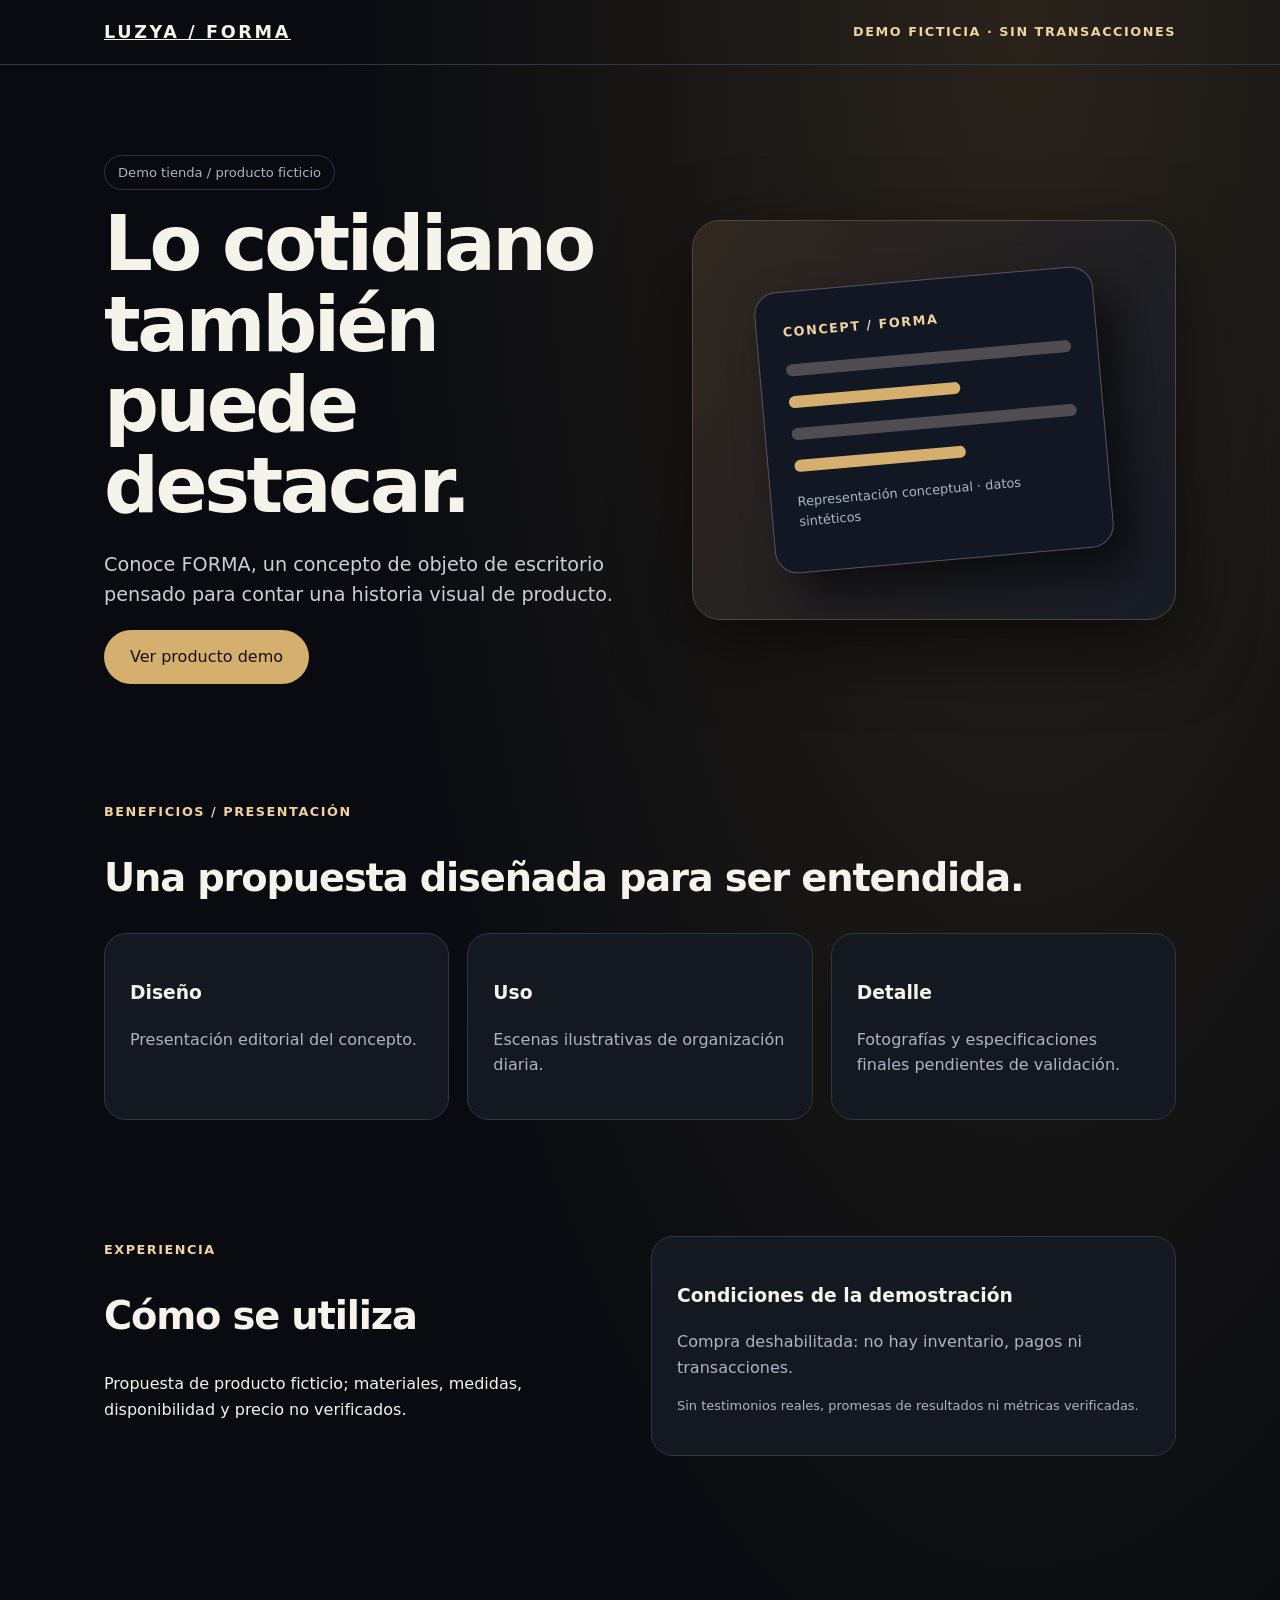
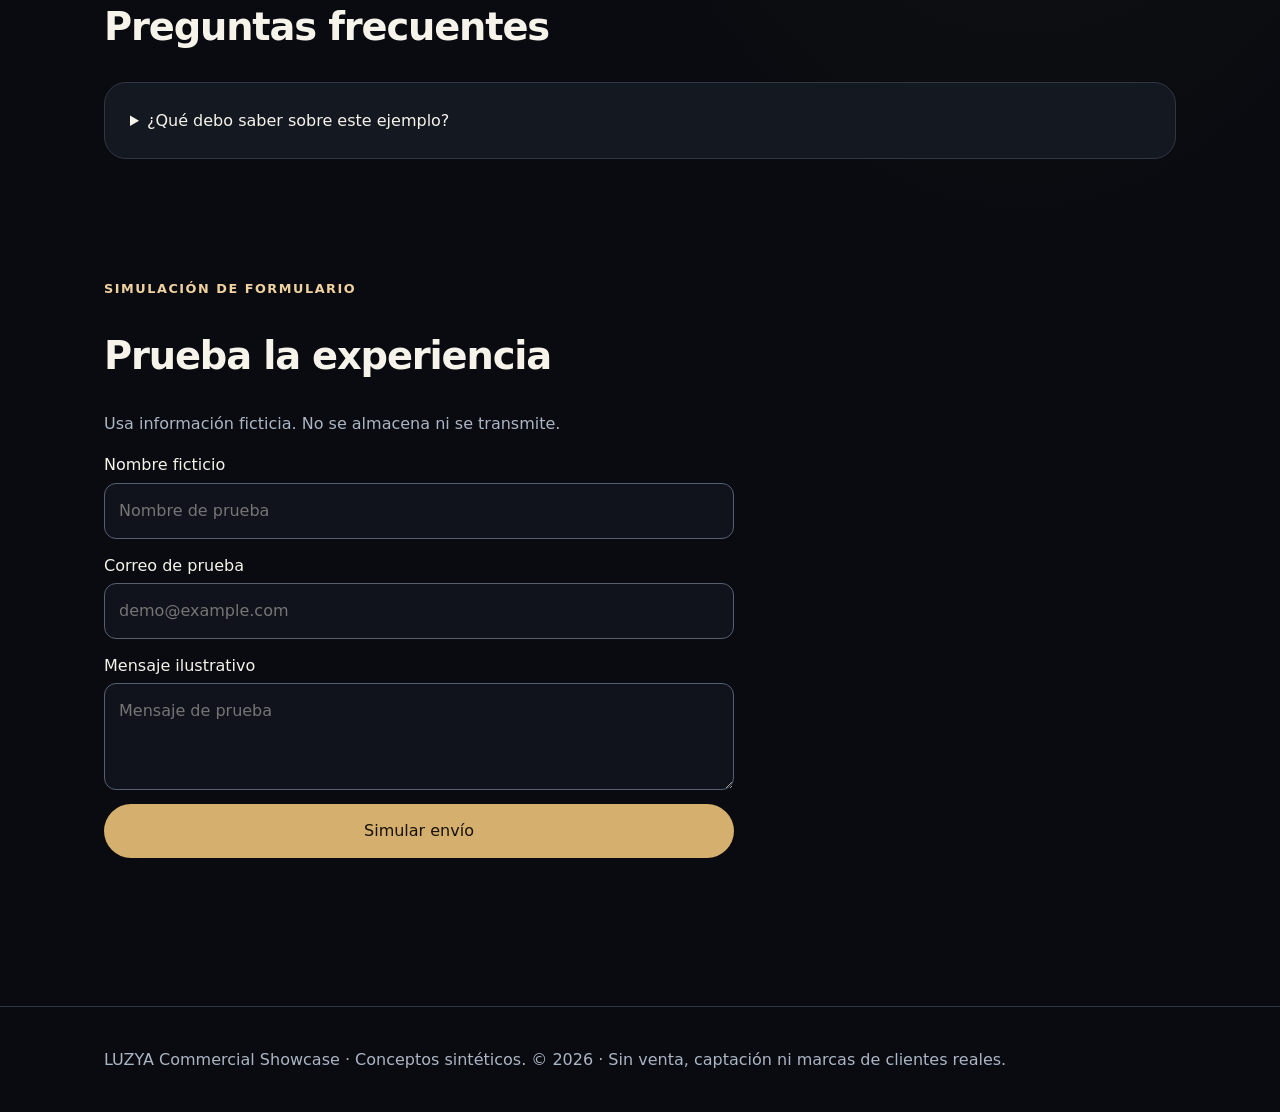
<file: commercial-showcase/ecommerce/index.html>
<!doctype html>
<html lang="es-MX"><head><meta charset="utf-8"><meta name="viewport" content="width=device-width,initial-scale=1"><meta name="color-scheme" content="dark"><meta name="description" content="Demostración comercial ficticia de FORMA. No hay venta ni captación real."><title>FORMA | Demo LUZYA Landings</title><link rel="stylesheet" href="../shared.css"></head>
<body><header><div class="wrap nav"><a class="brand" href="../index.html">LUZYA / FORMA</a><span class="demo">Demo ficticia · Sin transacciones</span></div></header>
<main><div class="wrap"><div class="hero"><div><span class="pill">Demo tienda / producto ficticio</span><h1>Lo cotidiano también puede destacar.</h1><p class="lead">Conoce FORMA, un concepto de objeto de escritorio pensado para contar una historia visual de producto.</p><a class="cta" href="#beneficios">Ver producto demo</a></div><div class="visual" role="img" aria-label="Ilustración de interfaz abstracta; no es captura de un producto real"><div class="mock"><span class="demo">CONCEPT / FORMA</span><div class="line"></div><div class="line short"></div><div class="line"></div><div class="line short"></div><p class="small">Representación conceptual · datos sintéticos</p></div></div></div>
<section id="beneficios"><span class="demo">Beneficios / presentación</span><h2>Una propuesta diseñada para ser entendida.</h2><div class="cards"><article class="card"><h3>Diseño</h3><p>Presentación editorial del concepto.</p></article><article class="card"><h3>Uso</h3><p>Escenas ilustrativas de organización diaria.</p></article><article class="card"><h3>Detalle</h3><p>Fotografías y especificaciones finales pendientes de validación.</p></article></div></section>
<section class="grid2"><div><span class="demo">Experiencia</span><h2>Cómo se utiliza</h2><p>Propuesta de producto ficticio; materiales, medidas, disponibilidad y precio no verificados.</p></div><div class="card"><h3>Condiciones de la demostración</h3><p>Compra deshabilitada: no hay inventario, pagos ni transacciones.</p><p class="small">Sin testimonios reales, promesas de resultados ni métricas verificadas.</p></div></section>
<section><h2>Preguntas frecuentes</h2><details class="card"><summary>¿Qué debo saber sobre este ejemplo?</summary><p>¿Puedo comprarlo? No. Este es un prototipo de e-commerce sin procesamiento de órdenes.</p></details></section>
<section id="contacto"><span class="demo">Simulación de formulario</span><h2>Prueba la experiencia</h2><p class="muted">Usa información ficticia. No se almacena ni se transmite.</p><form class="form" id="demo-form"><label>Nombre ficticio<input name="name" autocomplete="off" required maxlength="60" placeholder="Nombre de prueba"></label><label>Correo de prueba<input type="email" name="email" autocomplete="off" required placeholder="demo@example.com"></label><label>Mensaje ilustrativo<textarea name="message" rows="3" maxlength="300" placeholder="Mensaje de prueba"></textarea></label><button class="cta" type="submit">Simular envío</button><p role="status" id="result" class="status"></p></form></section></div></main>
<footer><div class="wrap">LUZYA Commercial Showcase · Conceptos sintéticos. © 2026 · Sin venta, captación ni marcas de clientes reales.</div></footer><script>document.getElementById('demo-form').addEventListener('submit',function(event){event.preventDefault();if(!this.reportValidity())return;document.getElementById('result').textContent='Simulación completada. No se guardó ni transmitió información.';this.reset();});</script></body></html>
</file>
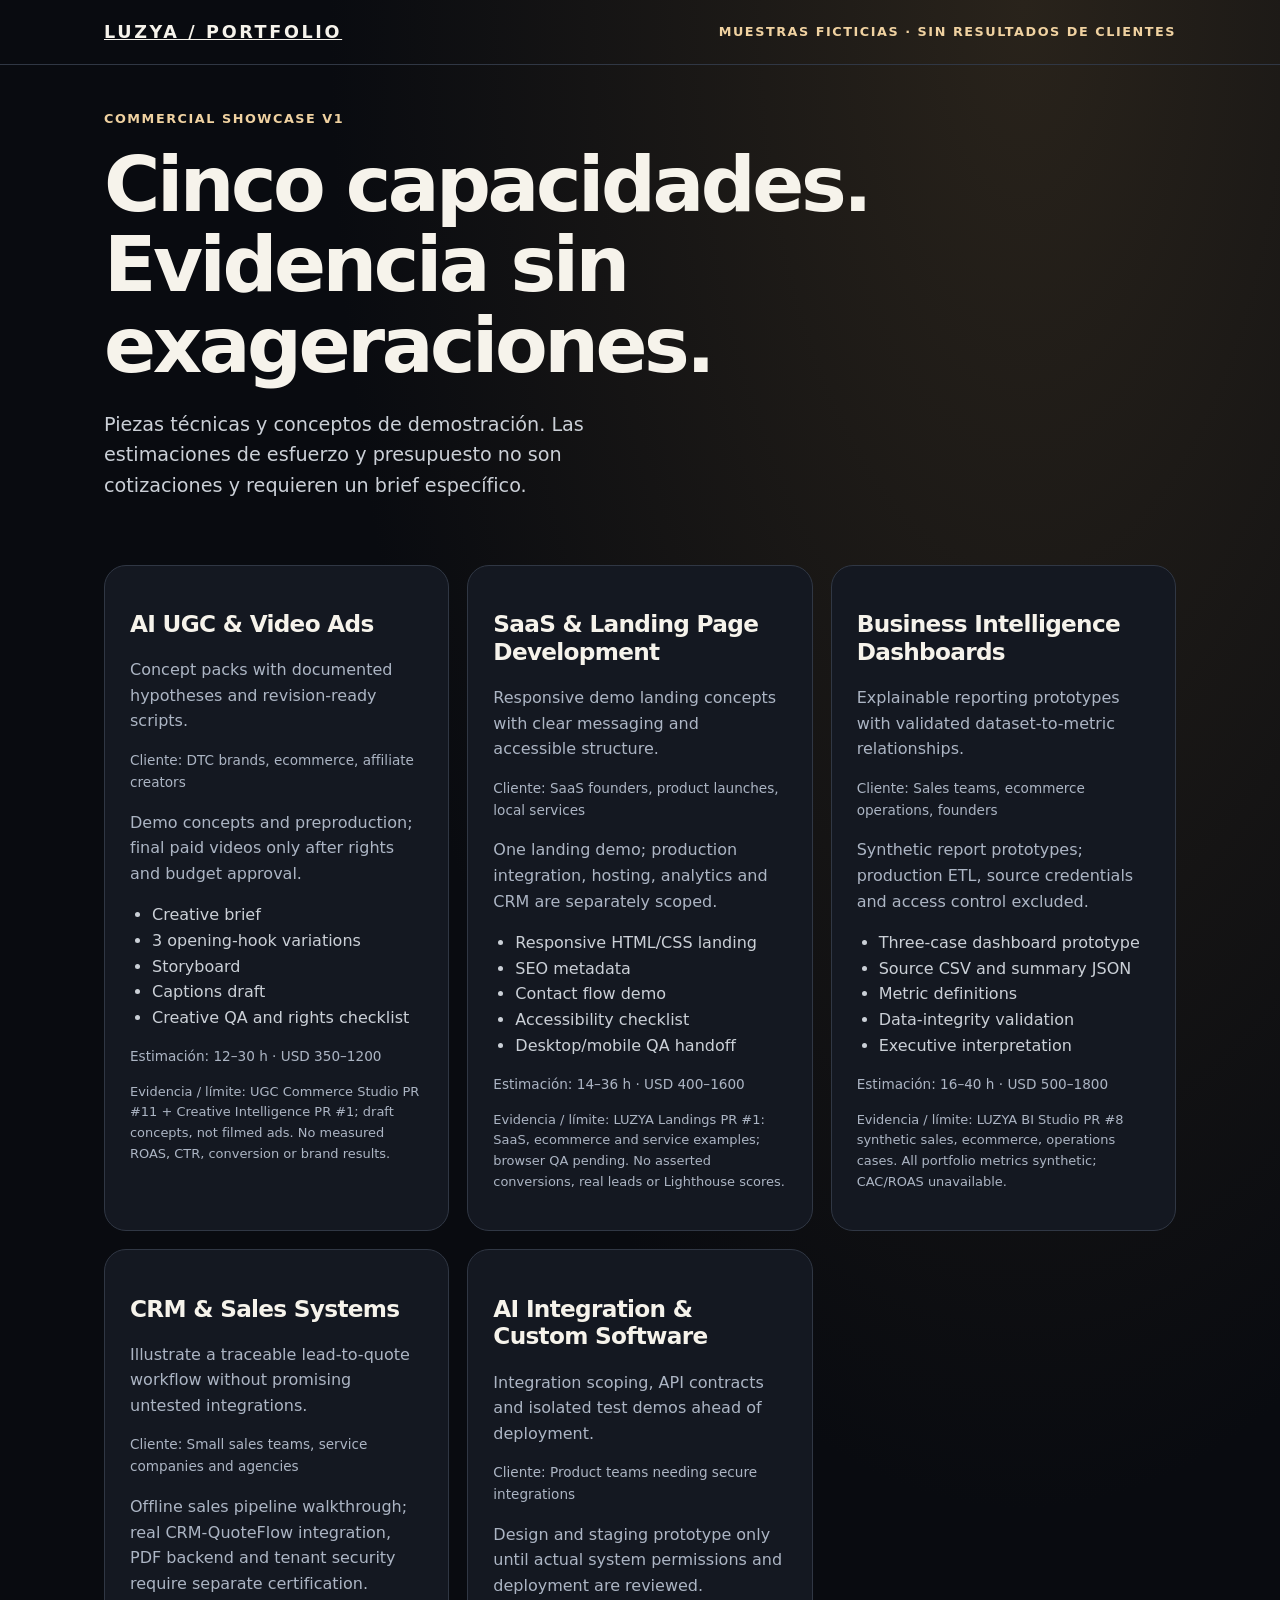
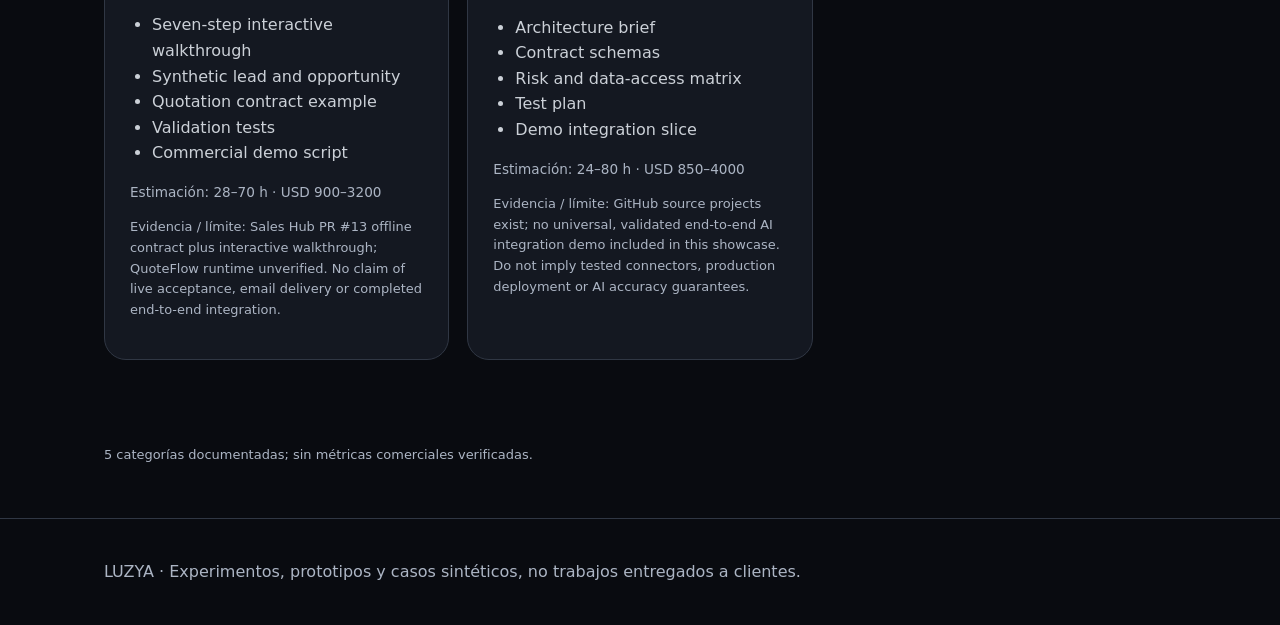
<file: commercial-showcase/portfolio/index.html>
<!doctype html><html lang="es-MX"><head><meta charset="utf-8"><meta name="viewport" content="width=device-width,initial-scale=1"><title>LUZYA — Commercial Portfolio</title><meta name="description" content="Cinco categorías de muestras comerciales demostrativas LUZYA, con alcances y límites transparentes."><link rel="stylesheet" href="../shared.css"><style>.portfolio{max-width:1120px;margin:auto;padding:40px 24px}.portfolio .cards{grid-template-columns:repeat(auto-fit,minmax(280px,1fr))}.portfolio article{min-width:0}.meta{font-size:.85rem;color:#f0d2a1}.portfolio h2{font-size:1.45rem}.portfolio ul{padding-left:22px;color:#cbd0d7}.portfolio a{overflow-wrap:anywhere}</style></head><body><header><div class="wrap nav"><a href="../" class="brand">LUZYA / PORTFOLIO</a><span class="demo">Muestras ficticias · Sin resultados de clientes</span></div></header><main class="portfolio"><span class="demo">Commercial showcase V1</span><h1>Cinco capacidades. Evidencia sin exageraciones.</h1><p class="lead">Piezas técnicas y conceptos de demostración. Las estimaciones de esfuerzo y presupuesto no son cotizaciones y requieren un brief específico.</p><section class="cards" id="cases" aria-label="Categorías de portafolio"></section><p class="small" id="status" role="status"></p><noscript><p>El catálogo requiere JavaScript local para mostrar cinco categorías. Los datos completos están disponibles en catalog.v1.json.</p></noscript></main><footer><div class="wrap">LUZYA · Experimentos, prototipos y casos sintéticos, no trabajos entregados a clientes.</div></footer><script>
"use strict";
fetch("./catalog.v1.json").then(r=>{if(!r.ok)throw Error("No se pudo cargar el catálogo");return r.json()}).then(data=>{
const root=document.getElementById("cases");
for(const c of data.cases){const el=document.createElement("article");el.className="card";
const h=document.createElement("h2");h.textContent=c.category;el.append(h);
const v=document.createElement("p");v.textContent=c.value;el.append(v);
const who=document.createElement("p");who.className="meta";who.textContent="Cliente: "+c.ideal_client;el.append(who);
const scope=document.createElement("p");scope.textContent=c.scope;el.append(scope);
const ul=document.createElement("ul");c.deliverables.forEach(d=>{const li=document.createElement("li");li.textContent=d;ul.append(li)});el.append(ul);
const price=document.createElement("p");price.className="meta";price.textContent="Estimación: "+c.effort_hours.join("–")+" h · USD "+c.estimate_usd.join("–");el.append(price);
const ev=document.createElement("p");ev.className="small";ev.textContent="Evidencia / límite: "+c.evidence+" "+c.claim_policy;el.append(ev);root.append(el)}
document.getElementById("status").textContent=data.cases.length+" categorías documentadas; sin métricas comerciales verificadas.";
}).catch(e=>{document.getElementById("status").textContent=e.message+"; consultar catalog.v1.json.";});
</script></body></html>
</file>
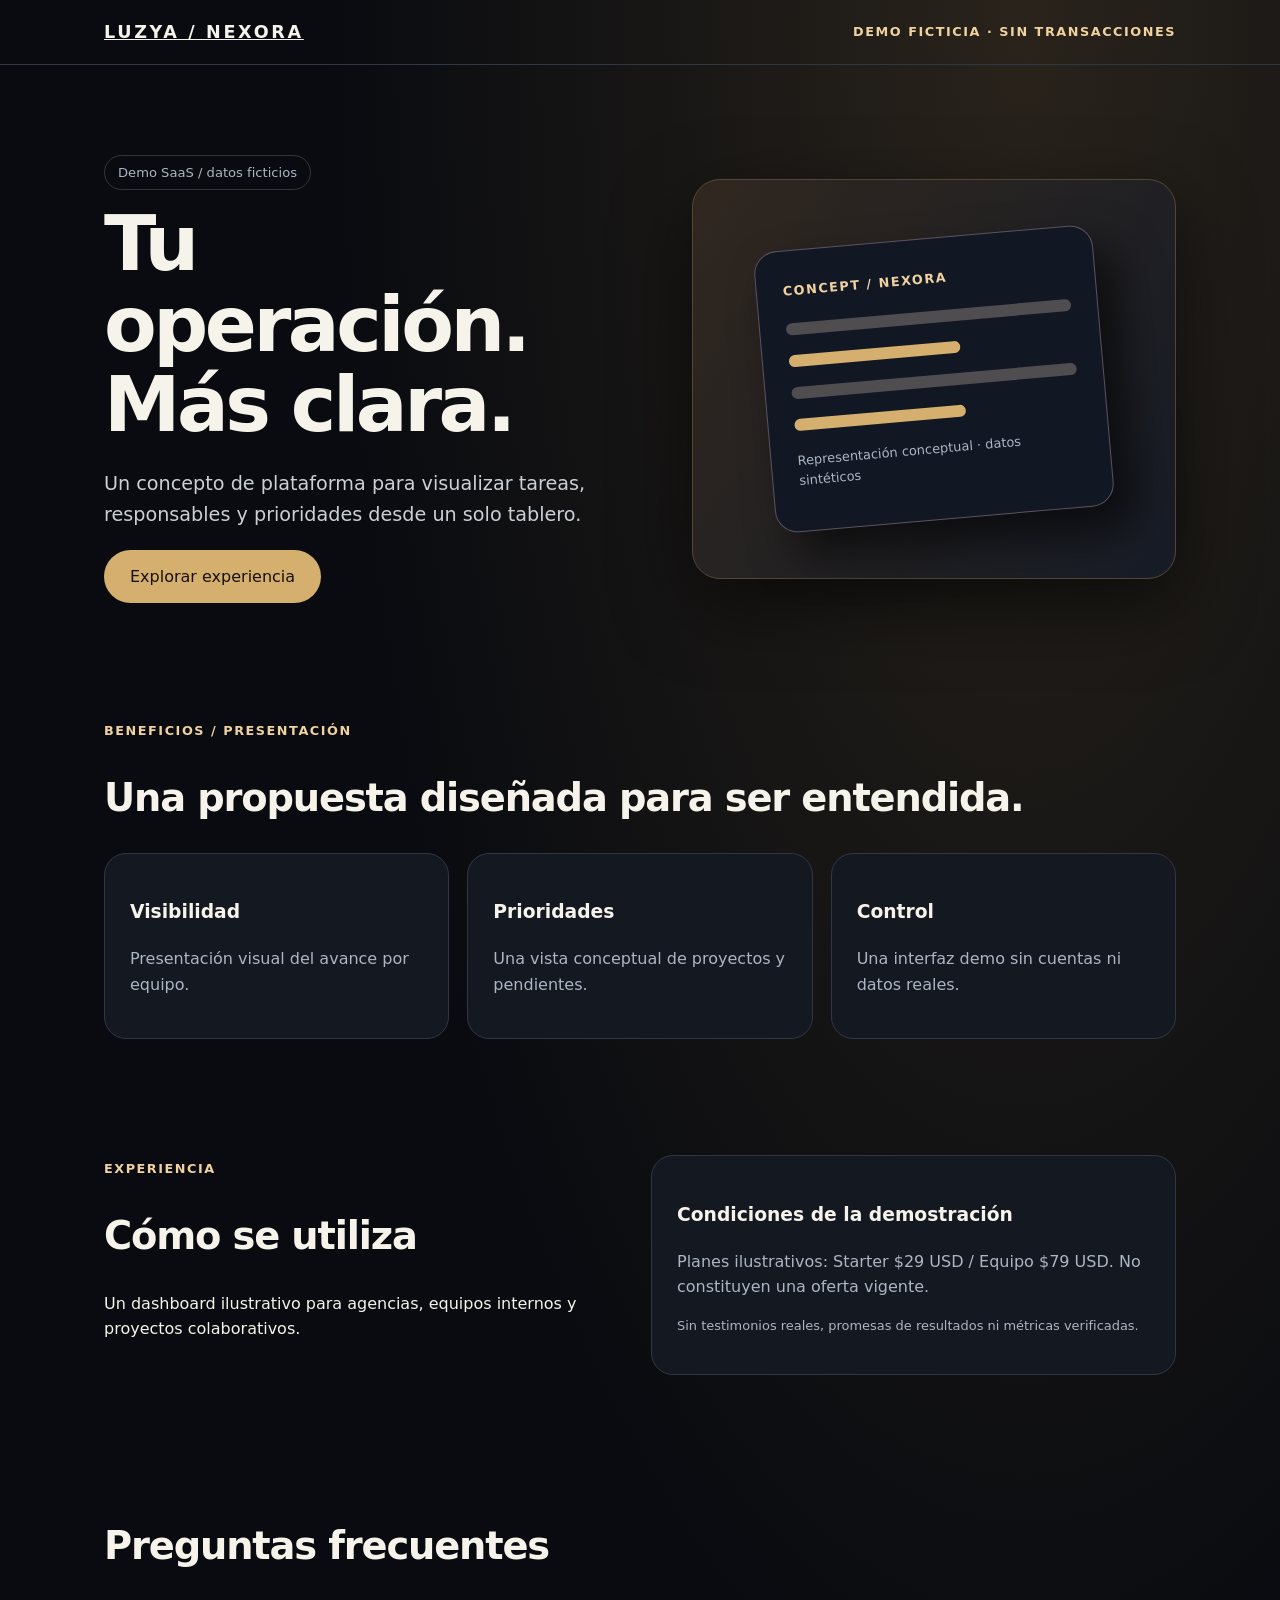
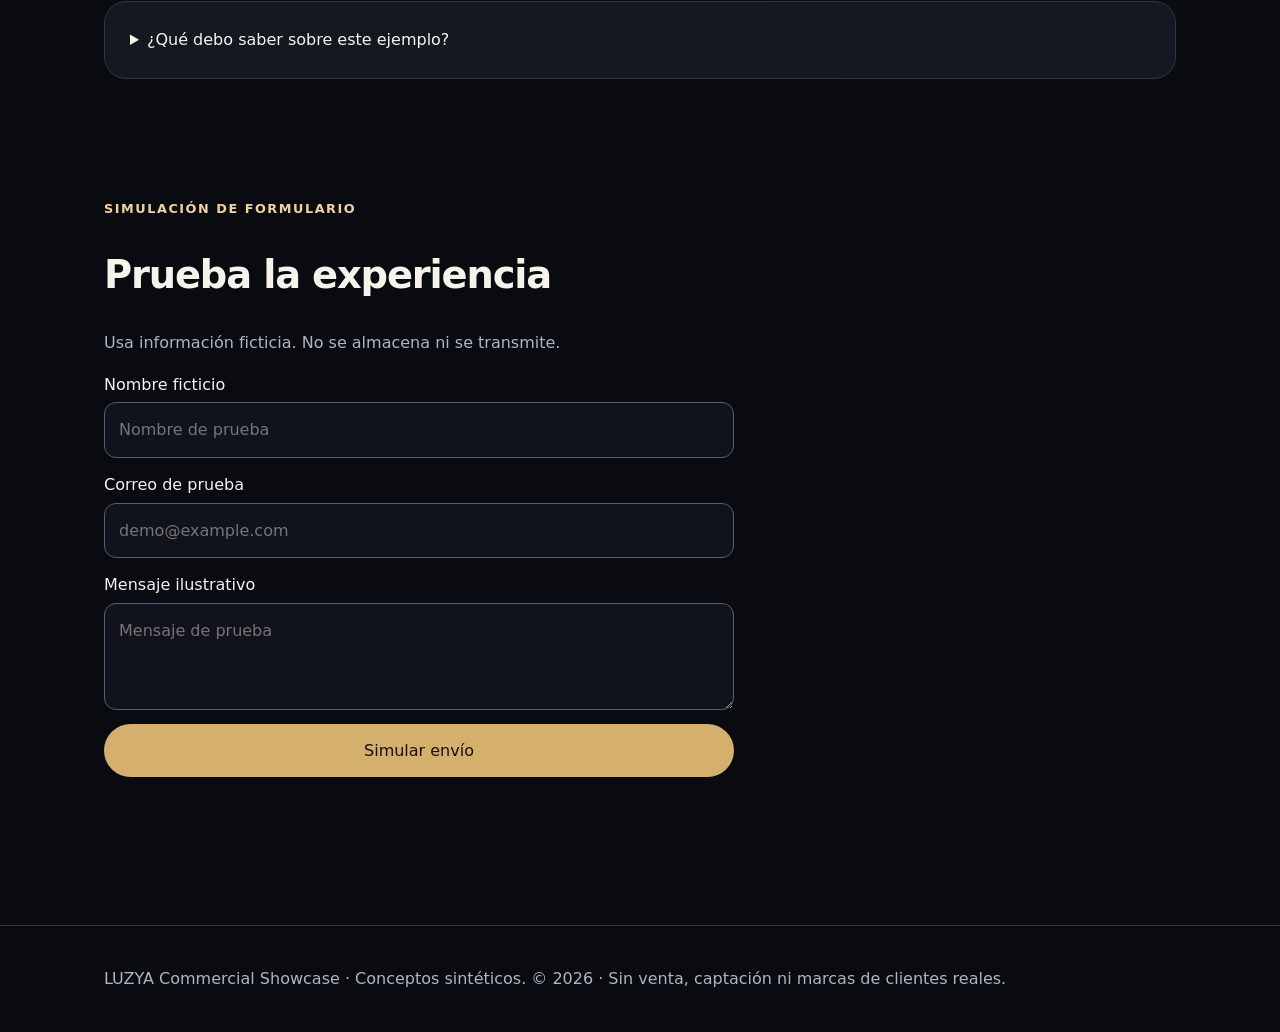
<file: commercial-showcase/saas/index.html>
<!doctype html>
<html lang="es-MX"><head><meta charset="utf-8"><meta name="viewport" content="width=device-width,initial-scale=1"><meta name="color-scheme" content="dark"><meta name="description" content="Demostración comercial ficticia de NEXORA. No hay venta ni captación real."><title>NEXORA | Demo LUZYA Landings</title><link rel="stylesheet" href="../shared.css"></head>
<body><header><div class="wrap nav"><a class="brand" href="../index.html">LUZYA / NEXORA</a><span class="demo">Demo ficticia · Sin transacciones</span></div></header>
<main><div class="wrap"><div class="hero"><div><span class="pill">Demo SaaS / datos ficticios</span><h1>Tu operación. Más clara.</h1><p class="lead">Un concepto de plataforma para visualizar tareas, responsables y prioridades desde un solo tablero.</p><a class="cta" href="#beneficios">Explorar experiencia</a></div><div class="visual" role="img" aria-label="Ilustración de interfaz abstracta; no es captura de un producto real"><div class="mock"><span class="demo">CONCEPT / NEXORA</span><div class="line"></div><div class="line short"></div><div class="line"></div><div class="line short"></div><p class="small">Representación conceptual · datos sintéticos</p></div></div></div>
<section id="beneficios"><span class="demo">Beneficios / presentación</span><h2>Una propuesta diseñada para ser entendida.</h2><div class="cards"><article class="card"><h3>Visibilidad</h3><p>Presentación visual del avance por equipo.</p></article><article class="card"><h3>Prioridades</h3><p>Una vista conceptual de proyectos y pendientes.</p></article><article class="card"><h3>Control</h3><p>Una interfaz demo sin cuentas ni datos reales.</p></article></div></section>
<section class="grid2"><div><span class="demo">Experiencia</span><h2>Cómo se utiliza</h2><p>Un dashboard ilustrativo para agencias, equipos internos y proyectos colaborativos.</p></div><div class="card"><h3>Condiciones de la demostración</h3><p>Planes ilustrativos: Starter $29 USD / Equipo $79 USD. No constituyen una oferta vigente.</p><p class="small">Sin testimonios reales, promesas de resultados ni métricas verificadas.</p></div></section>
<section><h2>Preguntas frecuentes</h2><details class="card"><summary>¿Qué debo saber sobre este ejemplo?</summary><p>¿Es un producto operando? No. Esta es una demostración comercial de interfaz.</p></details></section>
<section id="contacto"><span class="demo">Simulación de formulario</span><h2>Prueba la experiencia</h2><p class="muted">Usa información ficticia. No se almacena ni se transmite.</p><form class="form" id="demo-form"><label>Nombre ficticio<input name="name" autocomplete="off" required maxlength="60" placeholder="Nombre de prueba"></label><label>Correo de prueba<input type="email" name="email" autocomplete="off" required placeholder="demo@example.com"></label><label>Mensaje ilustrativo<textarea name="message" rows="3" maxlength="300" placeholder="Mensaje de prueba"></textarea></label><button class="cta" type="submit">Simular envío</button><p role="status" id="result" class="status"></p></form></section></div></main>
<footer><div class="wrap">LUZYA Commercial Showcase · Conceptos sintéticos. © 2026 · Sin venta, captación ni marcas de clientes reales.</div></footer><script>document.getElementById('demo-form').addEventListener('submit',function(event){event.preventDefault();if(!this.reportValidity())return;document.getElementById('result').textContent='Simulación completada. No se guardó ni transmitió información.';this.reset();});</script></body></html>
</file>
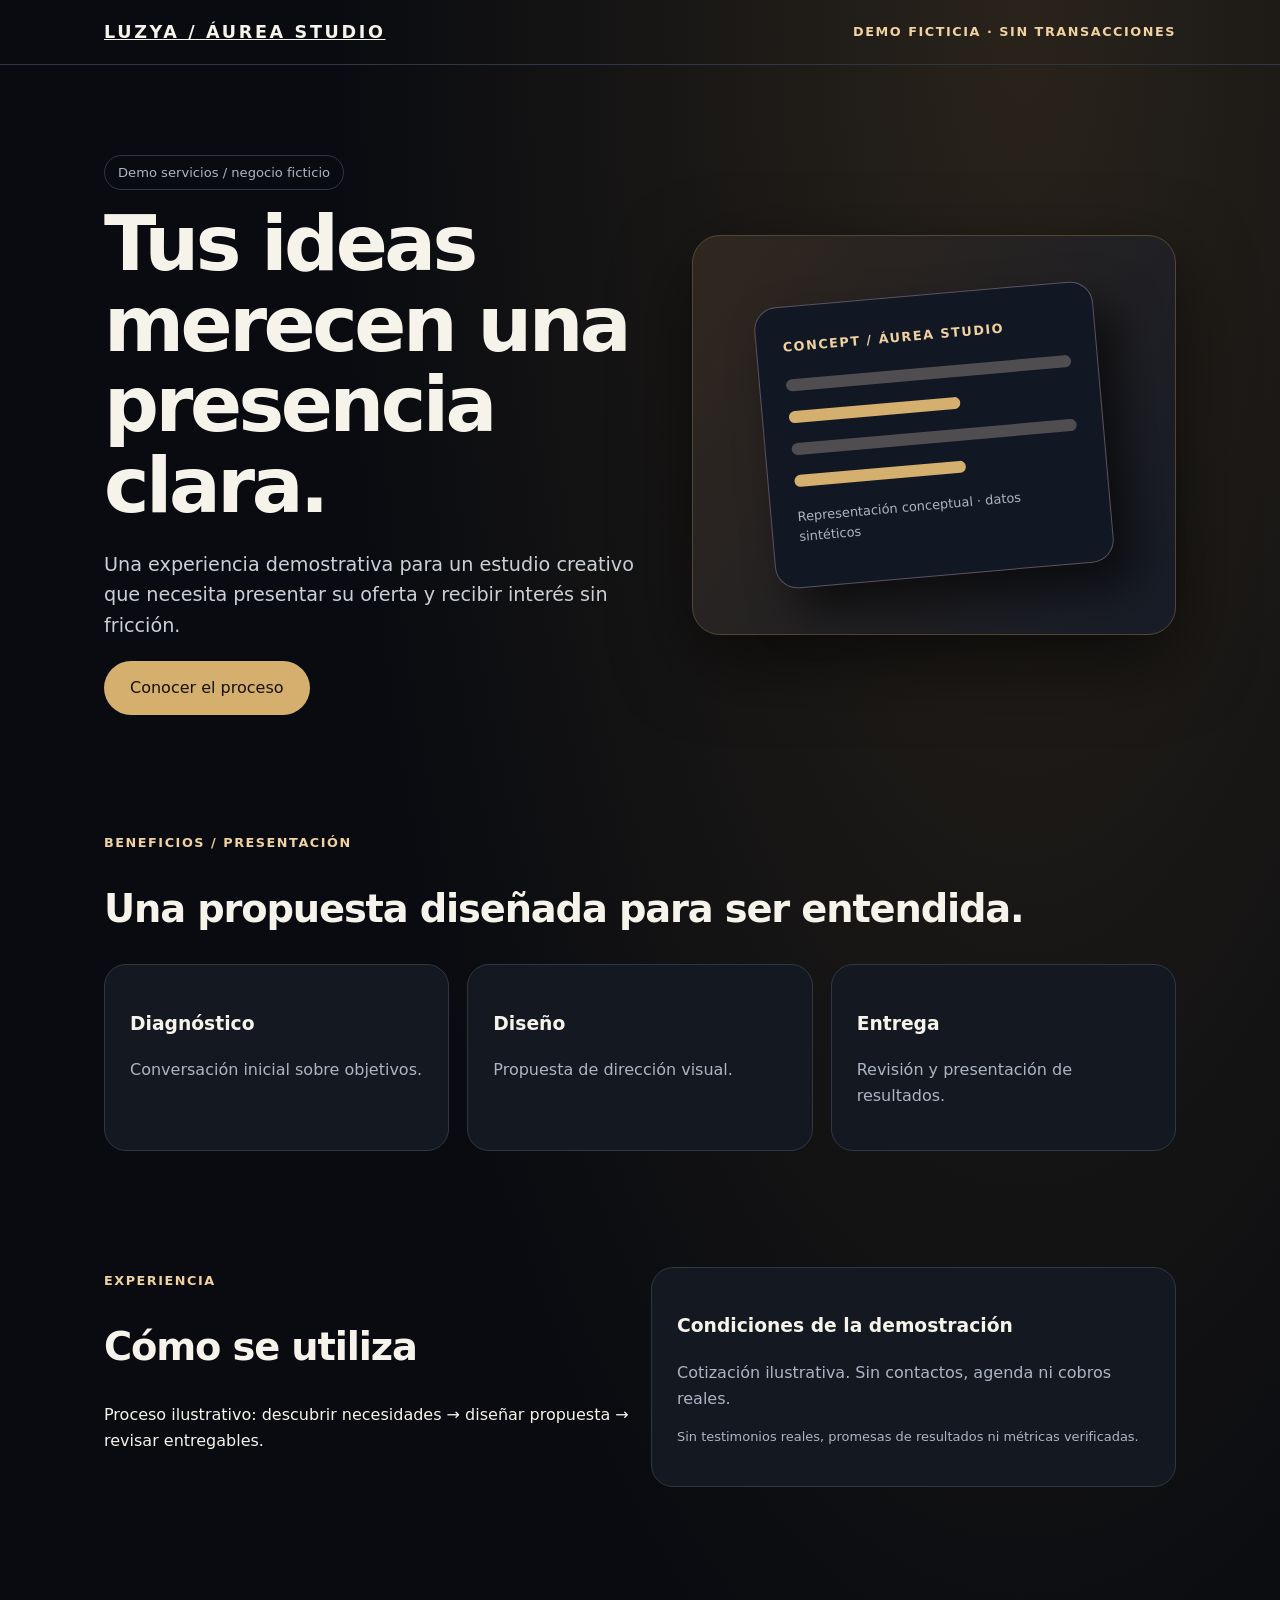
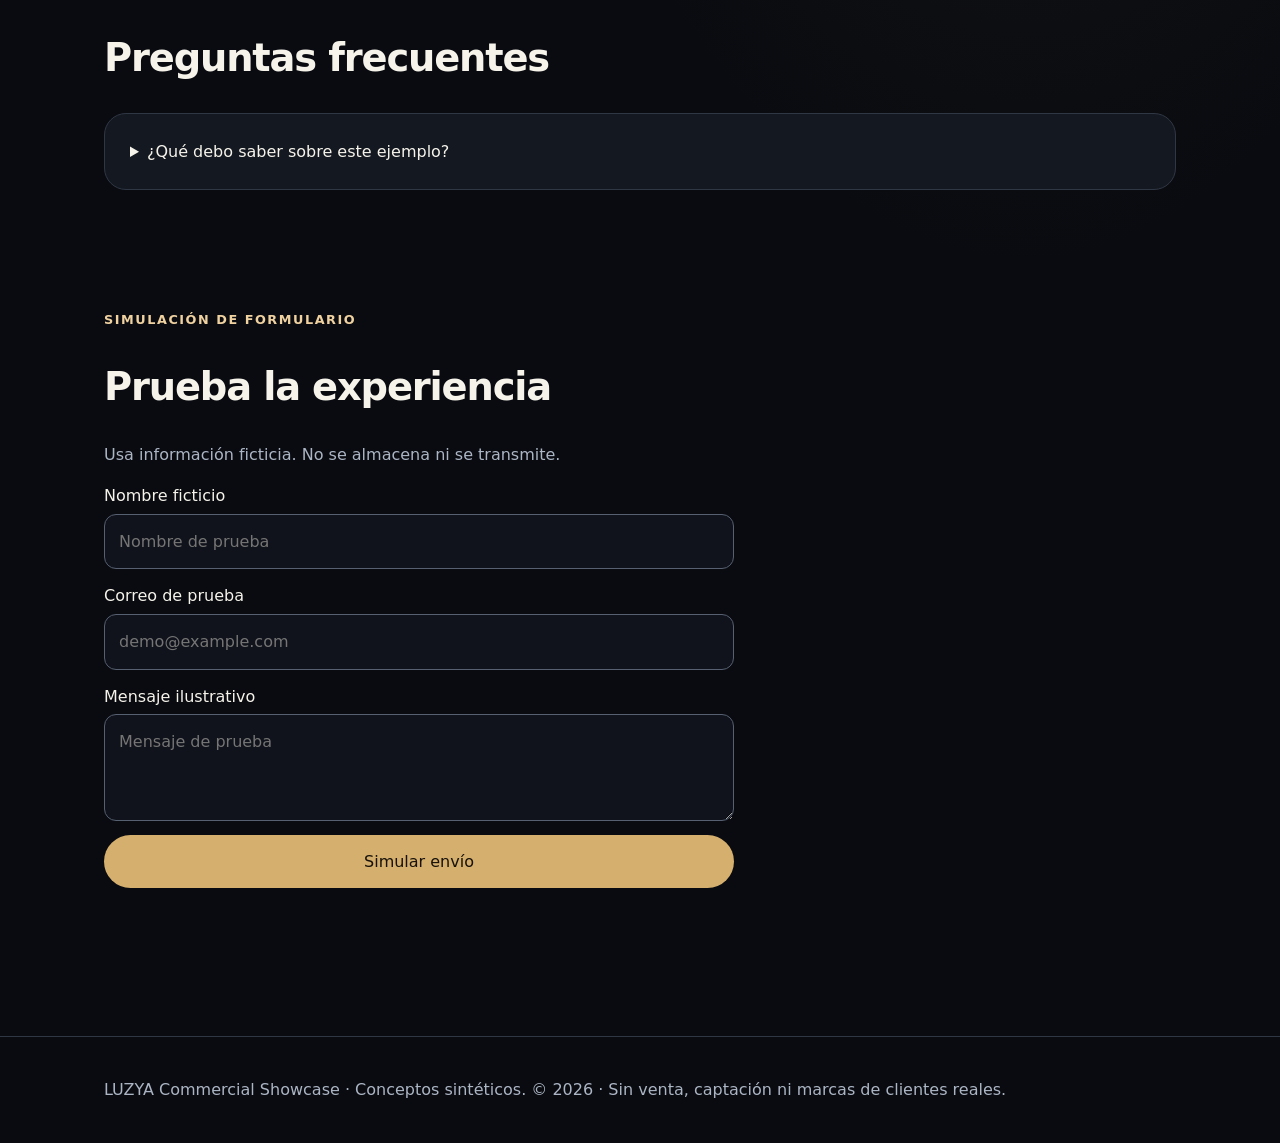
<file: commercial-showcase/servicios/index.html>
<!doctype html>
<html lang="es-MX"><head><meta charset="utf-8"><meta name="viewport" content="width=device-width,initial-scale=1"><meta name="color-scheme" content="dark"><meta name="description" content="Demostración comercial ficticia de ÁUREA STUDIO. No hay venta ni captación real."><title>ÁUREA STUDIO | Demo LUZYA Landings</title><link rel="stylesheet" href="../shared.css"></head>
<body><header><div class="wrap nav"><a class="brand" href="../index.html">LUZYA / ÁUREA STUDIO</a><span class="demo">Demo ficticia · Sin transacciones</span></div></header>
<main><div class="wrap"><div class="hero"><div><span class="pill">Demo servicios / negocio ficticio</span><h1>Tus ideas merecen una presencia clara.</h1><p class="lead">Una experiencia demostrativa para un estudio creativo que necesita presentar su oferta y recibir interés sin fricción.</p><a class="cta" href="#beneficios">Conocer el proceso</a></div><div class="visual" role="img" aria-label="Ilustración de interfaz abstracta; no es captura de un producto real"><div class="mock"><span class="demo">CONCEPT / ÁUREA STUDIO</span><div class="line"></div><div class="line short"></div><div class="line"></div><div class="line short"></div><p class="small">Representación conceptual · datos sintéticos</p></div></div></div>
<section id="beneficios"><span class="demo">Beneficios / presentación</span><h2>Una propuesta diseñada para ser entendida.</h2><div class="cards"><article class="card"><h3>Diagnóstico</h3><p>Conversación inicial sobre objetivos.</p></article><article class="card"><h3>Diseño</h3><p>Propuesta de dirección visual.</p></article><article class="card"><h3>Entrega</h3><p>Revisión y presentación de resultados.</p></article></div></section>
<section class="grid2"><div><span class="demo">Experiencia</span><h2>Cómo se utiliza</h2><p>Proceso ilustrativo: descubrir necesidades → diseñar propuesta → revisar entregables.</p></div><div class="card"><h3>Condiciones de la demostración</h3><p>Cotización ilustrativa. Sin contactos, agenda ni cobros reales.</p><p class="small">Sin testimonios reales, promesas de resultados ni métricas verificadas.</p></div></section>
<section><h2>Preguntas frecuentes</h2><details class="card"><summary>¿Qué debo saber sobre este ejemplo?</summary><p>¿El formulario envía información? No. Solo simula confirmación local sin guardar ni transmitir datos.</p></details></section>
<section id="contacto"><span class="demo">Simulación de formulario</span><h2>Prueba la experiencia</h2><p class="muted">Usa información ficticia. No se almacena ni se transmite.</p><form class="form" id="demo-form"><label>Nombre ficticio<input name="name" autocomplete="off" required maxlength="60" placeholder="Nombre de prueba"></label><label>Correo de prueba<input type="email" name="email" autocomplete="off" required placeholder="demo@example.com"></label><label>Mensaje ilustrativo<textarea name="message" rows="3" maxlength="300" placeholder="Mensaje de prueba"></textarea></label><button class="cta" type="submit">Simular envío</button><p role="status" id="result" class="status"></p></form></section></div></main>
<footer><div class="wrap">LUZYA Commercial Showcase · Conceptos sintéticos. © 2026 · Sin venta, captación ni marcas de clientes reales.</div></footer><script>document.getElementById('demo-form').addEventListener('submit',function(event){event.preventDefault();if(!this.reportValidity())return;document.getElementById('result').textContent='Simulación completada. No se guardó ni transmitió información.';this.reset();});</script></body></html>
</file>
<file: commercial-showcase/shared.css>
:root{color-scheme:dark;--bg:#090b10;--panel:#141821;--line:#303744;--text:#f6f3eb;--muted:#acb5c4;--accent:#d5af6d}*{box-sizing:border-box}body{margin:0;background:radial-gradient(ellipse at 80% 0%,#29231b 0,transparent 48%),var(--bg);color:var(--text);font:16px/1.6 system-ui,-apple-system,Segoe UI,sans-serif}a{color:inherit}a:focus-visible,button:focus-visible,input:focus-visible,textarea:focus-visible{outline:3px solid var(--accent);outline-offset:3px}.wrap{max-width:1120px;margin:auto;padding:0 24px}header{border-bottom:1px solid var(--line);padding:18px 0}.nav{display:flex;align-items:center;justify-content:space-between;gap:16px;flex-wrap:wrap}.brand{font-size:1.1rem;font-weight:800;letter-spacing:.15em}.small{font-size:.81rem;color:var(--muted)}.demo{color:#f0d2a1;font-size:.8rem;letter-spacing:.12em;font-weight:700;text-transform:uppercase}.hero{display:grid;grid-template-columns:1.1fr 1fr;align-items:center;gap:56px;padding:90px 0 70px}h1{font-size:clamp(2.7rem,6vw,5.8rem);line-height:1.05;letter-spacing:-.045em;margin:14px 0 23px}h2{font-size:clamp(1.8rem,3vw,2.6rem);letter-spacing:-.03em;line-height:1.2}p.lead{font-size:1.2rem;color:#cbd0d7;max-width:560px}.cta{display:inline-block;border:0;border-radius:100px;background:var(--accent);color:#17110a;text-decoration:none;padding:14px 26px;font-weight:750;cursor:pointer;font:inherit}.secondary{background:transparent;border:1px solid var(--accent);color:var(--text)}.visual{min-height:400px;border-radius:28px;border:1px solid #524735;background:linear-gradient(125deg,#30271f,#171c27);padding:28px;display:grid;place-items:center;box-shadow:0 25px 75px #0008}.mock{width:min(100%,340px);min-height:260px;background:#111824;border:1px solid #5c5260;border-radius:23px;padding:26px;transform:rotate(-5deg);box-shadow:20px 25px 45px #0009}.mock .line{height:12px;background:#504d50;border-radius:6px;margin:20px 0}.mock .line.short{width:60%;background:#d5af6d}.pill{display:inline-block;border:1px solid var(--line);border-radius:100px;padding:6px 13px;font-size:.82rem;color:var(--muted)}section{padding:44px 0 72px}.cards{display:grid;grid-template-columns:repeat(3,1fr);gap:18px}.card{padding:25px;border:1px solid var(--line);border-radius:22px;background:var(--panel)}.card p,.muted{color:var(--muted)}.grid2{display:grid;grid-template-columns:1fr 1fr;gap:22px}.form{max-width:630px;display:grid;gap:14px}.form label{display:grid;gap:5px}.form input,.form textarea{border:1px solid #566071;background:#10131b;color:white;border-radius:12px;padding:14px;font:inherit}.status{min-height:30px;color:#b9e3b2}footer{padding:40px 0;border-top:1px solid var(--line);color:var(--muted)}@media(max-width:760px){.hero,.grid2{grid-template-columns:1fr;gap:22px;padding-top:54px}.cards{grid-template-columns:1fr}.visual{min-height:280px}section{padding:28px 0 50px}}@media(prefers-reduced-motion:reduce){*,*:before,*:after{scroll-behavior:auto!important;transition:none!important}}
</file>
